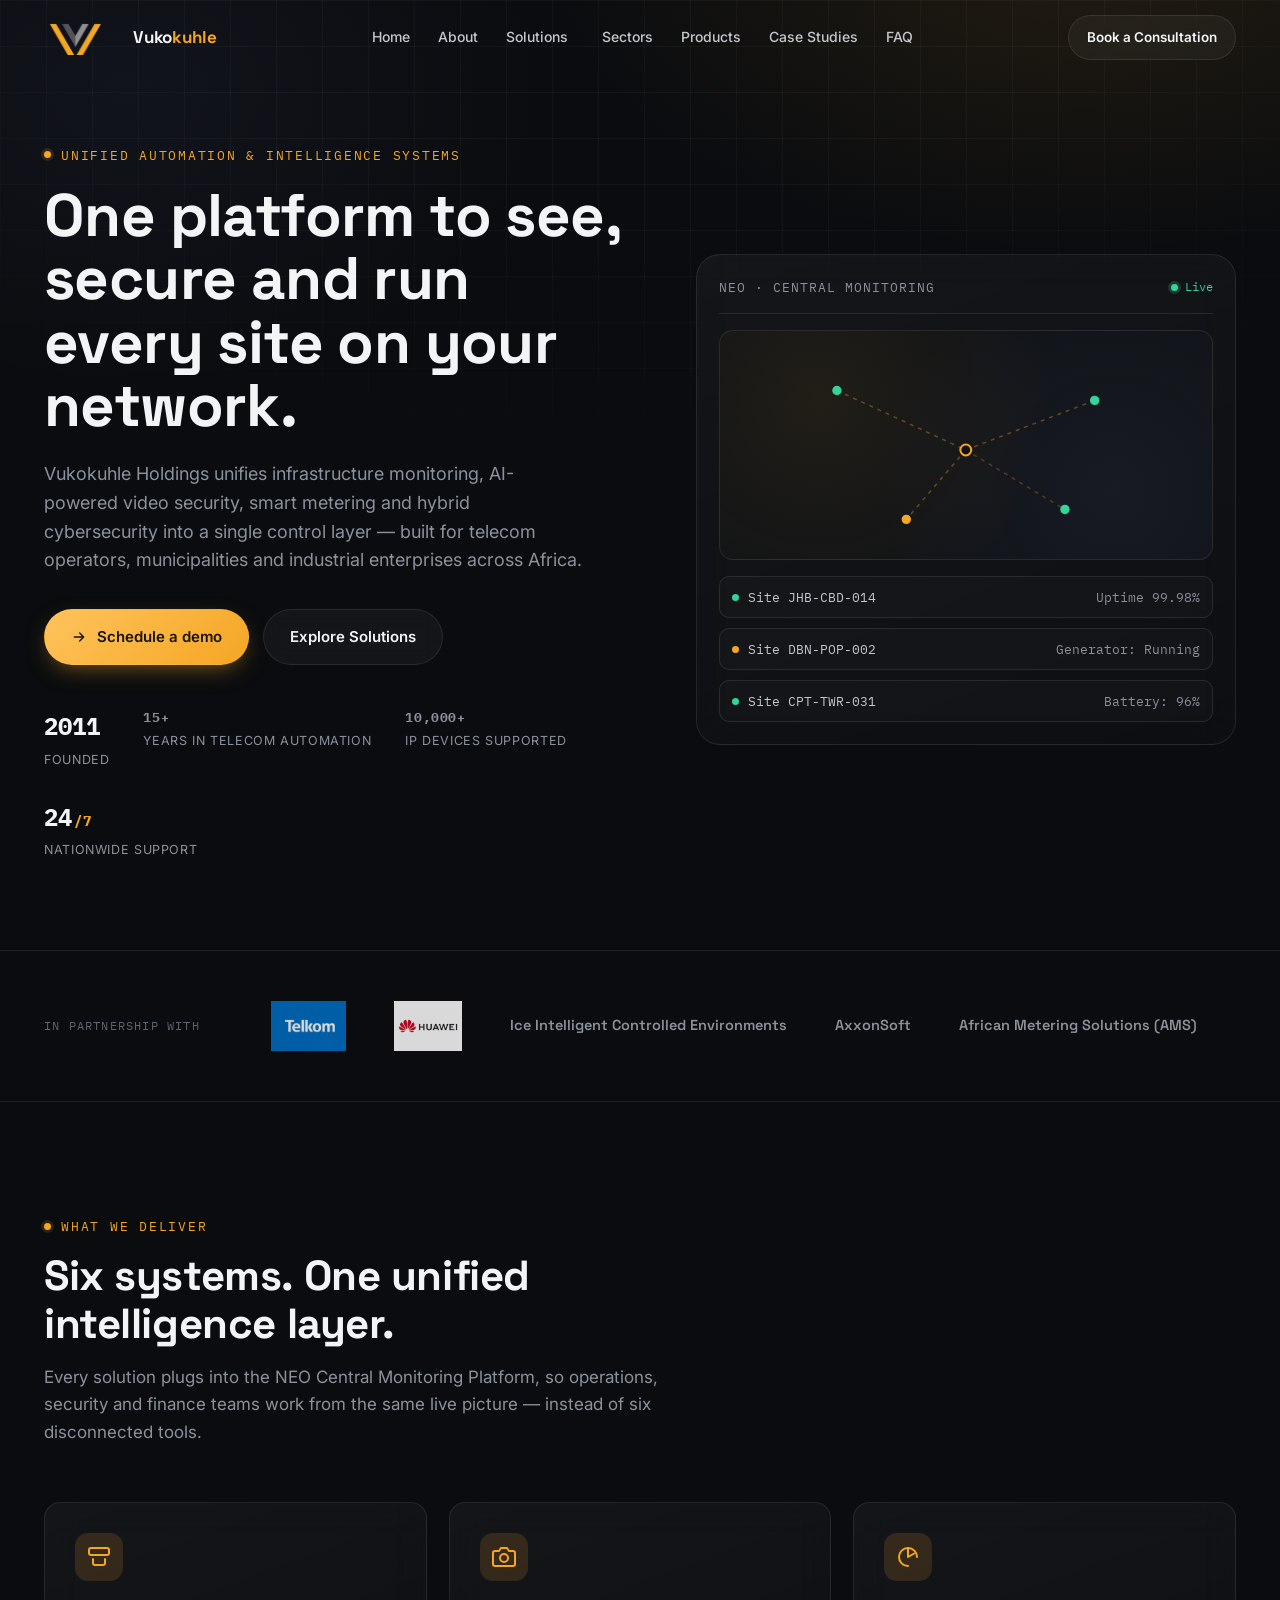
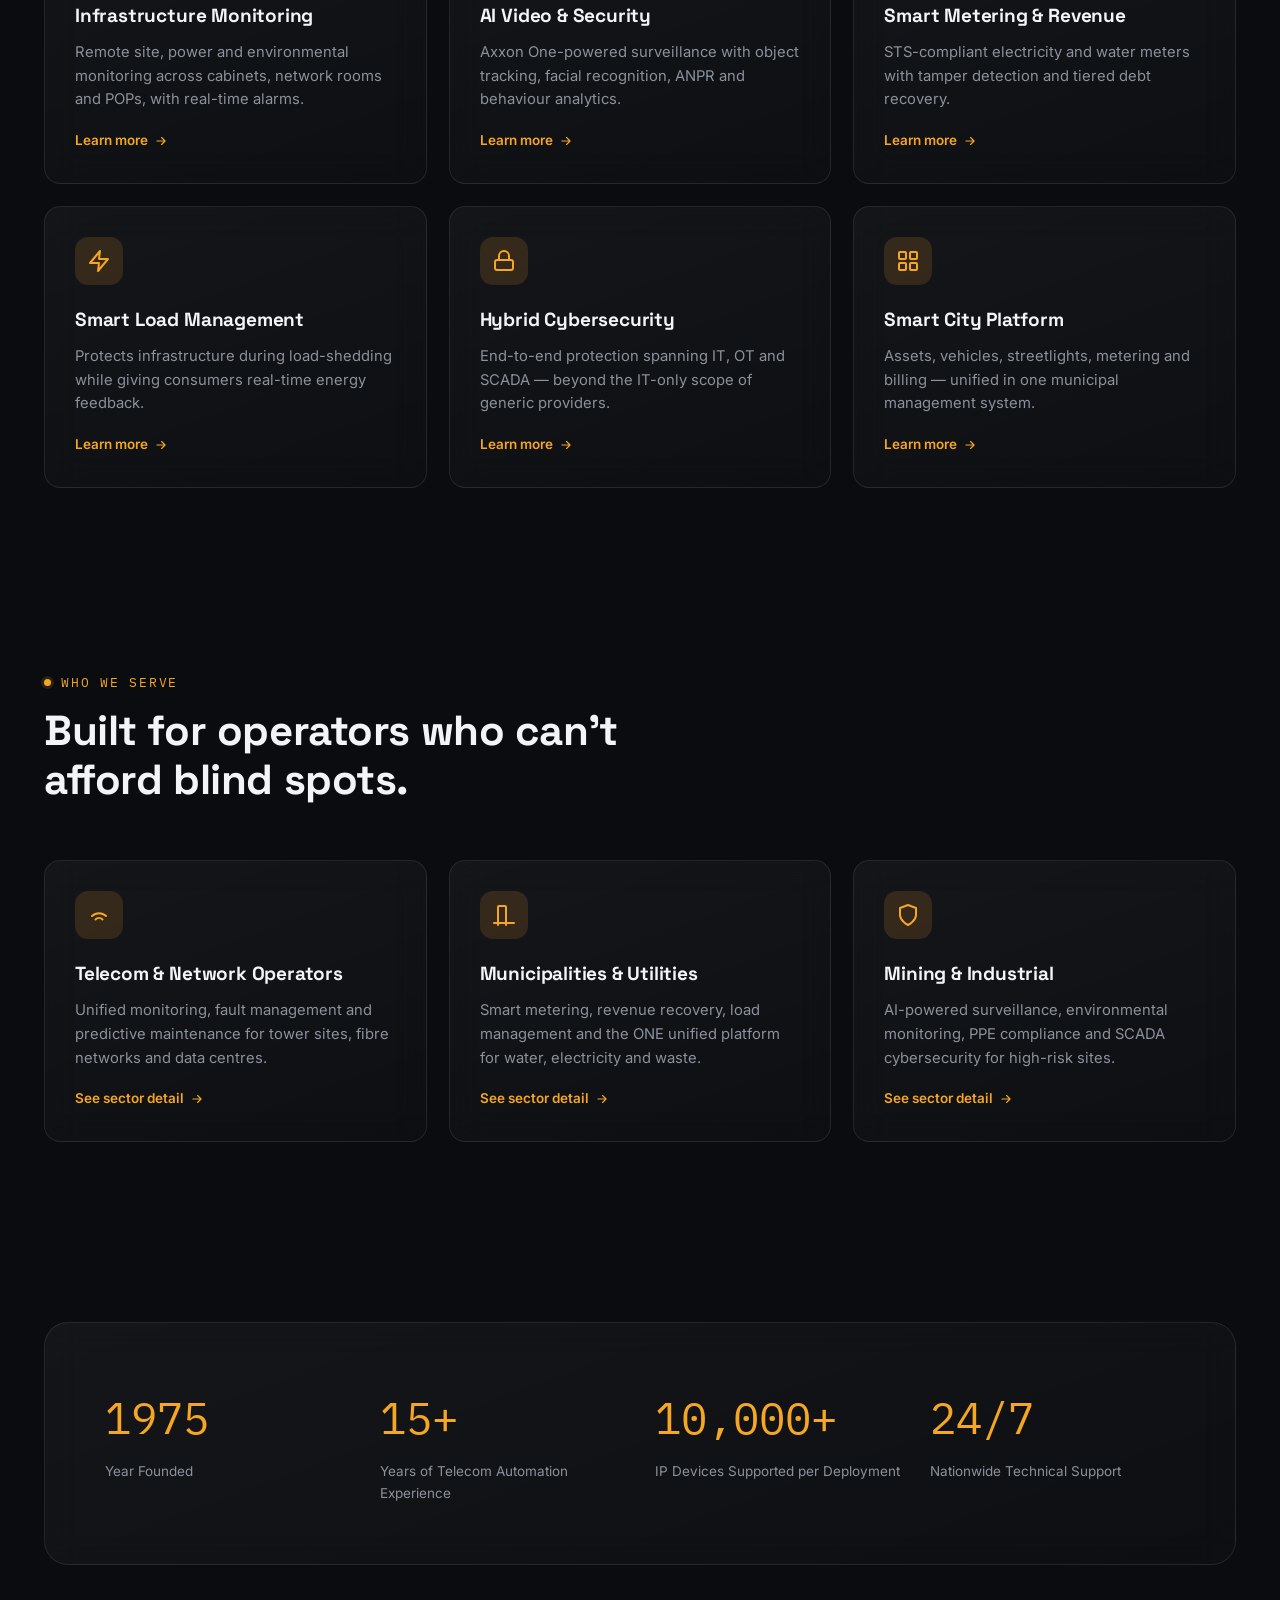
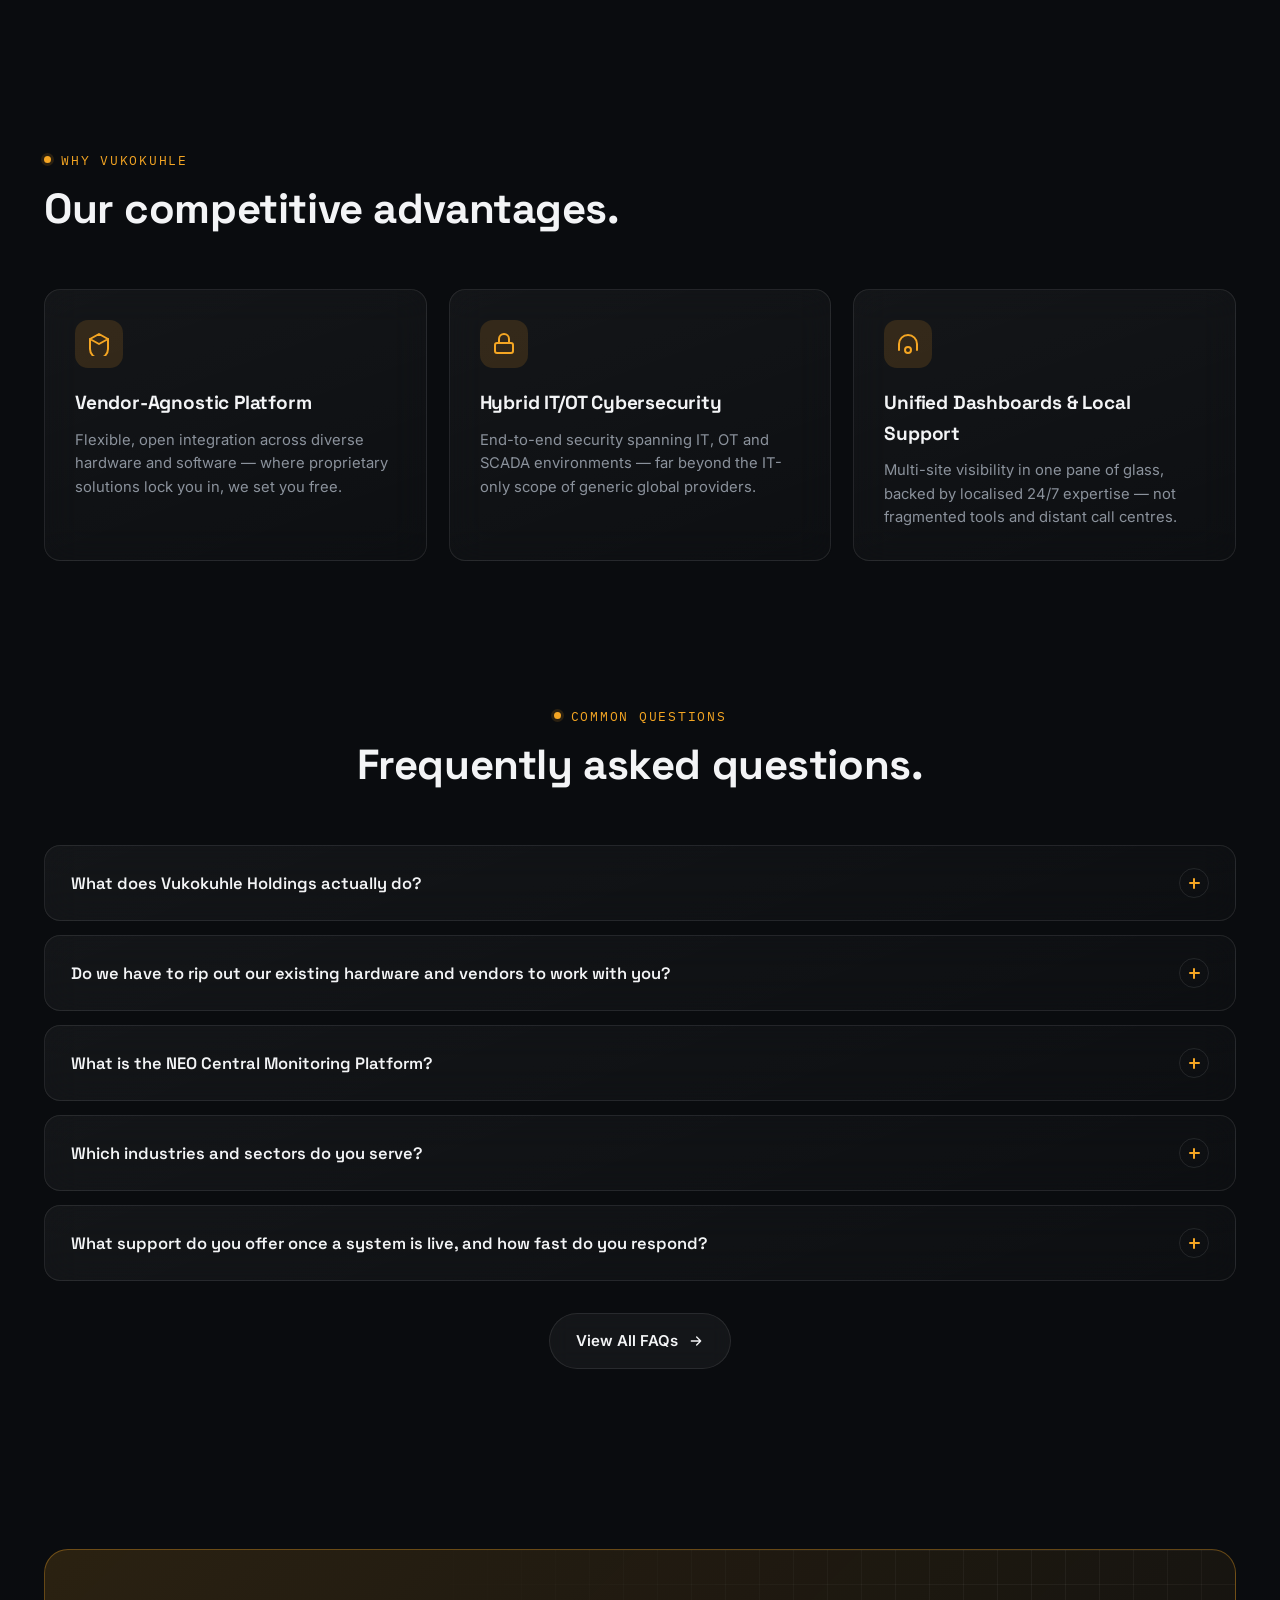
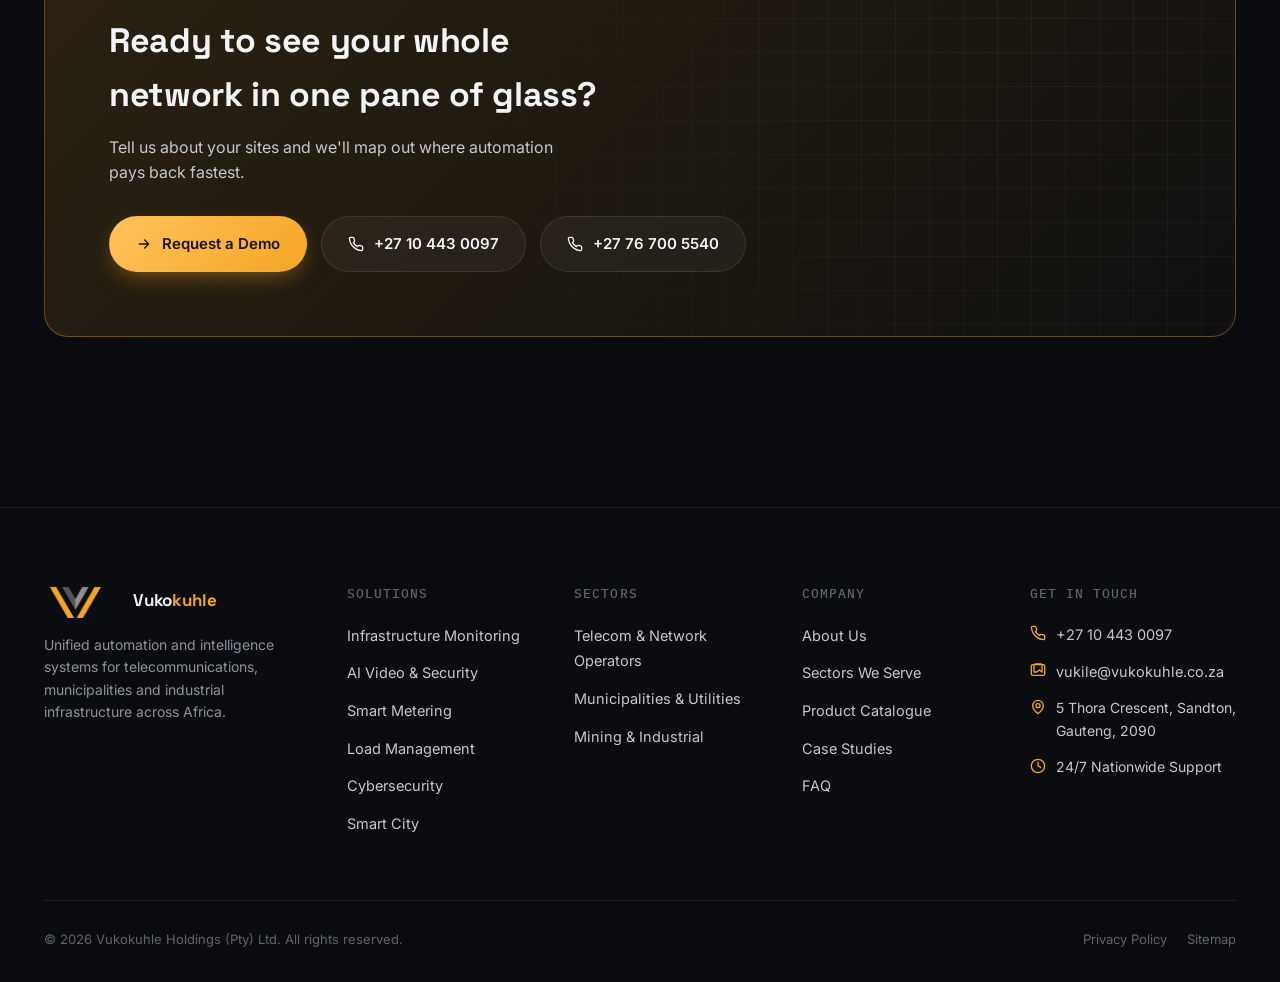
<file: index.html>
<!doctype html>
<html lang="en-ZA">
<head>
<meta charset="UTF-8">
  <meta name="viewport" content="width=device-width, initial-scale=1.0">
  <title>Vukokuhle Holdings | Smart Infrastructure, AI Security & Metering for Telecoms</title>
  <meta name="description" content="Vukokuhle Holdings delivers unified smart infrastructure monitoring, AI-powered video security, smart metering and hybrid cybersecurity for telecom operators, municipalities and industrial infrastructure.">
  <meta name="robots" content="index, follow">
  <link rel="canonical" href="https://www.vukokuhle.co.za/index.html">

  <!-- Open Graph -->
  <meta property="og:type" content="website">
  <meta property="og:site_name" content="Vukokuhle Holdings">
  <meta property="og:title" content="Vukokuhle Holdings | Smart Infrastructure, AI Security & Metering for Telecoms">
  <meta property="og:description" content="Vukokuhle Holdings delivers unified smart infrastructure monitoring, AI-powered video security, smart metering and hybrid cybersecurity for telecom operators, municipalities and industrial infrastructure.">
  <meta property="og:url" content="https://www.vukokuhle.co.za/index.html">
  <meta property="og:image" content="https://www.vukokuhle.co.za/assets/images/og-image.jpg">
  <meta property="og:image:width" content="1200">
  <meta property="og:image:height" content="630">
  <meta property="og:locale" content="en_ZA">

  <!-- Twitter -->
  <meta name="twitter:card" content="summary_large_image">
  <meta name="twitter:title" content="Vukokuhle Holdings | Smart Infrastructure, AI Security & Metering for Telecoms">
  <meta name="twitter:description" content="Vukokuhle Holdings delivers unified smart infrastructure monitoring, AI-powered video security, smart metering and hybrid cybersecurity for telecom operators, municipalities and industrial infrastructure.">
  <meta name="twitter:image" content="https://www.vukokuhle.co.za/assets/images/og-image.jpg">

  <link rel="icon" href="assets/favicon/favicon.ico" sizes="any">
  <link rel="icon" type="image/png" sizes="32x32" href="assets/favicon/favicon-32.png">
  <link rel="icon" type="image/png" sizes="192x192" href="assets/favicon/favicon-192.png">
  <link rel="apple-touch-icon" href="assets/favicon/apple-touch-icon.png">
  <link rel="manifest" href="site.webmanifest">
  <meta name="theme-color" content="#0a0c0f">

  <link rel="preconnect" href="https://fonts.googleapis.com">
  <link rel="preconnect" href="https://fonts.gstatic.com" crossorigin>
  <link href="https://fonts.googleapis.com/css2?family=Space+Grotesk:wght@500;600;700&family=Inter:wght@400;500;600;700;800&family=IBM+Plex+Mono:wght@400;500&display=swap" rel="stylesheet">

  <link rel="stylesheet" href="assets/css/style.css">


<script type="application/ld+json">{
  "@context":"https://schema.org",
  "@type":"Organization",
  "@id":"https://www.vukokuhle.co.za/#organization",
  "name":"Vukokuhle Holdings (Pty) Ltd",
  "url":"https://www.vukokuhle.co.za/",
  "logo":"https://www.vukokuhle.co.za/assets/images/logo-icon.png",
  "image":"https://www.vukokuhle.co.za/assets/images/og-image.jpg",
  "telephone":"+27104430097",
  "email":"vukile@vukokuhle.co.za",
  "foundingDate":"2011",
  "founder":{"@type":"Person","name":"Vukile (Muzuvukile) Nontlanga"},
  "address":{"@type":"PostalAddress","streetAddress":"5 Thora Crescent","addressLocality":"Sandton","addressRegion":"Gauteng","postalCode":"2090","addressCountry":"ZA"},
  "sameAs":["https://www.linkedin.com","https://www.facebook.com"]
}</script>
<script type="application/ld+json">{"@context":"https://schema.org","@type":"FAQPage","mainEntity":[{"@type":"Question","name":"What does Vukokuhle Holdings actually do?","acceptedAnswer":{"@type":"Answer","text":"We build and operate a unified automation and intelligence platform for telecommunications, municipal and industrial infrastructure."}},{"@type":"Question","name":"Do we have to rip out our existing hardware and vendors to work with you?","acceptedAnswer":{"@type":"Answer","text":"No. Our platform is vendor-agnostic by design — it integrates with the cameras, meters, sensors and controllers you already have via open APIs."}},{"@type":"Question","name":"What is the NEO Central Monitoring Platform?","acceptedAnswer":{"@type":"Answer","text":"NEO is our cloud-based, single-pane dashboard that consolidates live alarms, device status and multi-site views across power, environmental and security systems."}}]}</script>

  <!-- Google Analytics (GA4) — replace G-XXXXXXXXXX in gen/build.py with the real Measurement ID -->
  <script async src="https://www.googletagmanager.com/gtag/js?id=G-XXXXXXXXXX"></script>
  <script>
    window.dataLayer = window.dataLayer || [];
    function gtag(){dataLayer.push(arguments);}
    gtag('js', new Date());
    gtag('config', 'G-XXXXXXXXXX');
  </script>

</head>
<body class="">
  <a href="#main" class="skip-link">Skip to main content</a>
  <header class="site-header">
    <div class="container nav-inner">
      <a href="index.html" class="brand" aria-label="Vukokuhle Holdings home">
        <img src="assets/images/logo-icon.png" alt="" width="34" height="21">
        <span class="wordmark">Vuko<span>kuhle</span></span>
      </a>
      <nav aria-label="Primary">
        <ul class="nav-links"><li><a href="index.html" aria-current="page">Home</a></li><li><a href="about.html">About</a></li><li class="has-dropdown">
              <a href="solutions.html">Solutions <svg viewBox="0 0 24 24" fill="none" stroke="currentColor" stroke-width="2" stroke-linecap="round" stroke-linejoin="round"><path d="m6 9 6 6 6-6"/></svg></a>
              <div class="dropdown glass"><a href="solutions.html#infrastructure-monitoring">Infrastructure Monitoring<small>NEO platform, IIoT gateways & sensors</small></a><a href="solutions.html#ai-video-security">AI Video & Security<small>Axxon One-powered surveillance</small></a><a href="solutions.html#smart-metering">Smart Metering<small>Revenue-grade STS-compliant meters</small></a><a href="solutions.html#load-management">Load Management<small>Peak shaving & consumer engagement</small></a><a href="solutions.html#cybersecurity">Cybersecurity<small>IT/OT/SCADA hybrid protection</small></a><a href="solutions.html#smart-city">Smart City<small>Municipal assets & billing</small></a></div>
            </li><li><a href="sectors.html">Sectors</a></li><li><a href="products.html">Products</a></li><li><a href="case-studies.html">Case Studies</a></li><li><a href="faq.html">FAQ</a></li></ul>
      </nav>
      <div class="nav-actions">
        <a class="nav-phone" href="tel:+27104430097"><svg viewBox="0 0 24 24" fill="none" stroke="currentColor" stroke-width="2" stroke-linecap="round" stroke-linejoin="round"><path d="M22 16.92v3a2 2 0 0 1-2.18 2 19.79 19.79 0 0 1-8.63-3.07 19.5 19.5 0 0 1-6-6 19.79 19.79 0 0 1-3.07-8.67A2 2 0 0 1 4.11 2h3a2 2 0 0 1 2 1.72 12.84 12.84 0 0 0 .7 2.81 2 2 0 0 1-.45 2.11L8.09 9.91a16 16 0 0 0 6 6l1.27-1.27a2 2 0 0 1 2.11-.45 12.84 12.84 0 0 0 2.81.7A2 2 0 0 1 22 16.92z"/></svg></a>
        <a class="btn btn-ghost" href="contact.html">Book a Consultation</a>
        <button class="nav-toggle" aria-label="Toggle menu" aria-expanded="false"><span></span><span></span><span></span></button>
      </div>
    </div>
    <div class="mobile-panel">
      <a href="index.html">Home <svg viewBox="0 0 24 24" fill="none" stroke="currentColor" stroke-width="2" stroke-linecap="round" stroke-linejoin="round"><path d="M7 17 17 7M7 7h10v10"/></svg></a>
      <a href="about.html">About <svg viewBox="0 0 24 24" fill="none" stroke="currentColor" stroke-width="2" stroke-linecap="round" stroke-linejoin="round"><path d="M7 17 17 7M7 7h10v10"/></svg></a>
      <a href="solutions.html">Solutions <svg viewBox="0 0 24 24" fill="none" stroke="currentColor" stroke-width="2" stroke-linecap="round" stroke-linejoin="round"><path d="M7 17 17 7M7 7h10v10"/></svg></a>
      <a href="sectors.html">Sectors <svg viewBox="0 0 24 24" fill="none" stroke="currentColor" stroke-width="2" stroke-linecap="round" stroke-linejoin="round"><path d="M7 17 17 7M7 7h10v10"/></svg></a>
      <a href="products.html">Products <svg viewBox="0 0 24 24" fill="none" stroke="currentColor" stroke-width="2" stroke-linecap="round" stroke-linejoin="round"><path d="M7 17 17 7M7 7h10v10"/></svg></a>
      <a href="case-studies.html">Case Studies <svg viewBox="0 0 24 24" fill="none" stroke="currentColor" stroke-width="2" stroke-linecap="round" stroke-linejoin="round"><path d="M7 17 17 7M7 7h10v10"/></svg></a>
      <a href="faq.html">FAQ <svg viewBox="0 0 24 24" fill="none" stroke="currentColor" stroke-width="2" stroke-linecap="round" stroke-linejoin="round"><path d="M7 17 17 7M7 7h10v10"/></svg></a>
      <a class="btn btn-primary btn-block" href="contact.html">Book a Consultation</a>
    </div>
  </header>
  <main id="main">

  <section class="hero">
    <div class="container hero-grid">
      <div class="hero-copy reveal">
        <span class="eyebrow">Unified Automation &amp; Intelligence Systems</span>
        <h1>One platform to see, secure and run every site on your network.</h1>
        <p class="lede">Vukokuhle Holdings unifies infrastructure monitoring, AI-powered video security, smart metering and hybrid cybersecurity into a single control layer — built for telecom operators, municipalities and industrial enterprises across Africa.</p>
        <div class="hero-cta">
          <a href="contact.html" class="btn btn-primary"><svg viewBox="0 0 24 24" fill="none" stroke="currentColor" stroke-width="2" stroke-linecap="round" stroke-linejoin="round"><path d="M5 12h14M13 6l6 6-6 6"/></svg>Schedule a demo</a>
          <a href="solutions.html" class="btn btn-ghost">Explore Solutions</a>
        </div>
        <div class="hero-trust">
          <div class="stat"><b data-count="2011" data-decimals="0">2011</b><span>Founded</span></div>
          <div class="stat"><b><span data-count="15" data-suffix="+">15</span></b><span>Years in Telecom Automation</span></div>
          <div class="stat"><b><span data-count="10" data-suffix=",000+">10</span></b><span>IP Devices Supported</span></div>
          <div class="stat"><b class="unit-wrap">24<span class="unit">/7</span></b><span>Nationwide Support</span></div>
        </div>
      </div>
      <div class="hero-visual reveal" style="transition-delay:.1s">
        <div class="monitor-widget glass">
          <div class="mw-head">
            <span class="mw-title">NEO · Central Monitoring</span>
            <span class="mw-live"><i></i> Live</span>
          </div>
          <div class="mw-map">
            <svg viewBox="0 0 400 230" preserveAspectRatio="xMidYMid meet">
              <line class="link" x1="70" y1="60" x2="200" y2="120" stroke="#f5a623" stroke-opacity="0.35" stroke-width="1.5"/>
              <line class="link" x1="200" y1="120" x2="330" y2="70" stroke="#f5a623" stroke-opacity="0.35" stroke-width="1.5"/>
              <line class="link" x1="200" y1="120" x2="140" y2="190" stroke="#f5a623" stroke-opacity="0.35" stroke-width="1.5"/>
              <line class="link" x1="200" y1="120" x2="300" y2="180" stroke="#f5a623" stroke-opacity="0.25" stroke-width="1.5"/>
              <g class="node n1"><circle class="ring" cx="70" cy="60" r="4" fill="none" stroke="#34d399" stroke-width="1.5"/><circle cx="70" cy="60" r="4" fill="#34d399"/></g>
              <g class="node n2"><circle class="ring" cx="330" cy="70" r="4" fill="none" stroke="#34d399" stroke-width="1.5"/><circle cx="330" cy="70" r="4" fill="#34d399"/></g>
              <g class="node n3"><circle class="ring" cx="140" cy="190" r="4" fill="none" stroke="#f5a623" stroke-width="1.5"/><circle cx="140" cy="190" r="4" fill="#f5a623"/></g>
              <g class="node n4"><circle class="ring" cx="300" cy="180" r="4" fill="none" stroke="#34d399" stroke-width="1.5"/><circle cx="300" cy="180" r="4" fill="#34d399"/></g>
              <g class="node n0"><circle cx="200" cy="120" r="5.5" fill="#0f1216" stroke="#f5a623" stroke-width="2"/></g>
            </svg>
          </div>
          <div class="mw-rows">
            <div class="mw-row"><span class="site"><span class="dot"></span>Site JHB-CBD-014</span><span class="val">Uptime 99.98%</span></div>
            <div class="mw-row"><span class="site"><span class="dot warn"></span>Site DBN-POP-002</span><span class="val">Generator: Running</span></div>
            <div class="mw-row"><span class="site"><span class="dot"></span>Site CPT-TWR-031</span><span class="val">Battery: 96%</span></div>
          </div>
        </div>
      </div>
    </div>
  </section>

  <section class="strip reveal">
    <div class="container">
      <div class="strip-content">
        <span class="strip-label">In Partnership With</span>
        <div class="strip-logos">
          <div class="logo-item">
            <img src="assets/images/telkom-logo.png" alt="Telkom South Africa" width="160" height="50" loading="lazy">
          </div>
          <div class="logo-item">
            <img src="assets/images/huawei-logo.png" alt="Huawei" width="180" height="50" loading="lazy">
          </div>
          <div class="logo-item">
            <span class="logo-text">Ice Intelligent Controlled Environments</span>
          </div>
          <div class="logo-item">
            <span class="logo-text">AxxonSoft</span>
          </div>
          <div class="logo-item">
            <span class="logo-text">African Metering Solutions (AMS)</span>
          </div>
        </div>
      </div>
    </div>
  </section>

  <section class="section">
    <div class="container">
      <div class="section-head">
        <span class="eyebrow">What We Deliver</span>
        <h2>Six systems. One unified intelligence layer.</h2>
        <p>Every solution plugs into the NEO Central Monitoring Platform, so operations, security and finance teams work from the same live picture — instead of six disconnected tools.</p>
      </div>
      <div class="grid grid-3 reveal-stagger">
        <a href="solutions.html#infrastructure-monitoring" class="card glass glass-hover">
          <span class="icon"><svg viewBox="0 0 24 24" fill="none" stroke="currentColor" stroke-width="2" stroke-linecap="round" stroke-linejoin="round"><rect x="2" y="3" width="20" height="7" rx="2"/><path d="M6 14v4a2 2 0 0 0 2 2h8a2 2 0 0 0 2-2v-4"/></svg></span>
          <h3>Infrastructure Monitoring</h3>
          <p>Remote site, power and environmental monitoring across cabinets, network rooms and POPs, with real-time alarms.</p>
          <span class="card-link">Learn more <svg viewBox="0 0 24 24" fill="none" stroke="currentColor" stroke-width="2" stroke-linecap="round" stroke-linejoin="round"><path d="M5 12h14M13 6l6 6-6 6"/></svg></span>
        </a>
        <a href="solutions.html#ai-video-security" class="card glass glass-hover">
          <span class="icon"><svg viewBox="0 0 24 24" fill="none" stroke="currentColor" stroke-width="2" stroke-linecap="round" stroke-linejoin="round"><path d="M23 19a2 2 0 0 1-2 2H3a2 2 0 0 1-2-2V8a2 2 0 0 1 2-2h4l2-3h6l2 3h4a2 2 0 0 1 2 2z"/><circle cx="12" cy="13" r="4"/></svg></span>
          <h3>AI Video &amp; Security</h3>
          <p>Axxon One-powered surveillance with object tracking, facial recognition, ANPR and behaviour analytics.</p>
          <span class="card-link">Learn more <svg viewBox="0 0 24 24" fill="none" stroke="currentColor" stroke-width="2" stroke-linecap="round" stroke-linejoin="round"><path d="M5 12h14M13 6l6 6-6 6"/></svg></span>
        </a>
        <a href="solutions.html#smart-metering" class="card glass glass-hover">
          <span class="icon"><svg viewBox="0 0 24 24" fill="none" stroke="currentColor" stroke-width="2" stroke-linecap="round" stroke-linejoin="round"><path d="M12 21a9 9 0 1 1 9-9"/><path d="M12 3v9l6.16-3.5"/></svg></span>
          <h3>Smart Metering &amp; Revenue</h3>
          <p>STS-compliant electricity and water meters with tamper detection and tiered debt recovery.</p>
          <span class="card-link">Learn more <svg viewBox="0 0 24 24" fill="none" stroke="currentColor" stroke-width="2" stroke-linecap="round" stroke-linejoin="round"><path d="M5 12h14M13 6l6 6-6 6"/></svg></span>
        </a>
        <a href="solutions.html#load-management" class="card glass glass-hover">
          <span class="icon"><svg viewBox="0 0 24 24" fill="none" stroke="currentColor" stroke-width="2" stroke-linecap="round" stroke-linejoin="round"><path d="M13 2 3 14h9l-1 8 10-12h-9l1-8Z"/></svg></span>
          <h3>Smart Load Management</h3>
          <p>Protects infrastructure during load-shedding while giving consumers real-time energy feedback.</p>
          <span class="card-link">Learn more <svg viewBox="0 0 24 24" fill="none" stroke="currentColor" stroke-width="2" stroke-linecap="round" stroke-linejoin="round"><path d="M5 12h14M13 6l6 6-6 6"/></svg></span>
        </a>
        <a href="solutions.html#cybersecurity" class="card glass glass-hover">
          <span class="icon"><svg viewBox="0 0 24 24" fill="none" stroke="currentColor" stroke-width="2" stroke-linecap="round" stroke-linejoin="round"><rect x="3" y="11" width="18" height="10" rx="2" ry="2"/><path d="M7 11V7a5 5 0 0 1 10 0v4"/></svg></span>
          <h3>Hybrid Cybersecurity</h3>
          <p>End-to-end protection spanning IT, OT and SCADA — beyond the IT-only scope of generic providers.</p>
          <span class="card-link">Learn more <svg viewBox="0 0 24 24" fill="none" stroke="currentColor" stroke-width="2" stroke-linecap="round" stroke-linejoin="round"><path d="M5 12h14M13 6l6 6-6 6"/></svg></span>
        </a>
        <a href="solutions.html#smart-city" class="card glass glass-hover">
          <span class="icon"><svg viewBox="0 0 24 24" fill="none" stroke="currentColor" stroke-width="2" stroke-linecap="round" stroke-linejoin="round"><rect x="3" y="3" width="7" height="7" rx="1"/><rect x="14" y="3" width="7" height="7" rx="1"/><rect x="14" y="14" width="7" height="7" rx="1"/><rect x="3" y="14" width="7" height="7" rx="1"/></svg></span>
          <h3>Smart City Platform</h3>
          <p>Assets, vehicles, streetlights, metering and billing — unified in one municipal management system.</p>
          <span class="card-link">Learn more <svg viewBox="0 0 24 24" fill="none" stroke="currentColor" stroke-width="2" stroke-linecap="round" stroke-linejoin="round"><path d="M5 12h14M13 6l6 6-6 6"/></svg></span>
        </a>
      </div>
    </div>
  </section>

  <section class="section section-tight">
    <div class="container">
      <div class="section-head">
        <span class="eyebrow">Who We Serve</span>
        <h2>Built for operators who can't afford blind spots.</h2>
      </div>
      <div class="grid grid-3 reveal-stagger">
        <a href="sectors.html#telecom" class="card glass glass-hover">
          <span class="icon"><svg viewBox="0 0 24 24" fill="none" stroke="currentColor" stroke-width="2" stroke-linecap="round" stroke-linejoin="round"><path d="M5 13a10 10 0 0 1 14 0M8.5 16.5a5 5 0 0 1 7 0"/></svg></span>
          <h3>Telecom &amp; Network Operators</h3>
          <p>Unified monitoring, fault management and predictive maintenance for tower sites, fibre networks and data centres.</p>
          <span class="card-link">See sector detail <svg viewBox="0 0 24 24" fill="none" stroke="currentColor" stroke-width="2" stroke-linecap="round" stroke-linejoin="round"><path d="M5 12h14M13 6l6 6-6 6"/></svg></span>
        </a>
        <a href="sectors.html#municipalities" class="card glass glass-hover">
          <span class="icon"><svg viewBox="0 0 24 24" fill="none" stroke="currentColor" stroke-width="2" stroke-linecap="round" stroke-linejoin="round"><path d="M6 22V4a1 1 0 0 1 1-1h6a1 1 0 0 1 1 1v18M2 20h20"/></svg></span>
          <h3>Municipalities &amp; Utilities</h3>
          <p>Smart metering, revenue recovery, load management and the ONE unified platform for water, electricity and waste.</p>
          <span class="card-link">See sector detail <svg viewBox="0 0 24 24" fill="none" stroke="currentColor" stroke-width="2" stroke-linecap="round" stroke-linejoin="round"><path d="M5 12h14M13 6l6 6-6 6"/></svg></span>
        </a>
        <a href="sectors.html#mining" class="card glass glass-hover">
          <span class="icon"><svg viewBox="0 0 24 24" fill="none" stroke="currentColor" stroke-width="2" stroke-linecap="round" stroke-linejoin="round"><path d="M12 22s8-4 8-10V5l-8-3-8 3v7c0 6 8 10 8 10z"/></svg></span>
          <h3>Mining &amp; Industrial</h3>
          <p>AI-powered surveillance, environmental monitoring, PPE compliance and SCADA cybersecurity for high-risk sites.</p>
          <span class="card-link">See sector detail <svg viewBox="0 0 24 24" fill="none" stroke="currentColor" stroke-width="2" stroke-linecap="round" stroke-linejoin="round"><path d="M5 12h14M13 6l6 6-6 6"/></svg></span>
        </a>
      </div>
    </div>
  </section>

  <section class="section">
    <div class="container">
      <div class="stats-band glass reveal">
        <div class="stat-item"><div class="stat-num"><span data-count="2011">2011</span></div><div class="stat-lbl">Year Founded</div></div>
        <div class="stat-item"><div class="stat-num"><span data-count="15" data-suffix="+">15</span></div><div class="stat-lbl">Years of Telecom Automation Experience</div></div>
        <div class="stat-item"><div class="stat-num"><span data-count="10" data-suffix=",000+">10</span></div><div class="stat-lbl">IP Devices Supported per Deployment</div></div>
        <div class="stat-item"><div class="stat-num">24/7</div><div class="stat-lbl">Nationwide Technical Support</div></div>
      </div>
    </div>
  </section>

  <section class="section section-tight">
    <div class="container">
      <div class="section-head">
        <span class="eyebrow">Why Vukokuhle</span>
        <h2>Our competitive advantages.</h2>
      </div>
      <div class="grid grid-3 reveal-stagger">
        <div class="card glass">
          <span class="icon"><svg viewBox="0 0 24 24" fill="none" stroke="currentColor" stroke-width="2" stroke-linecap="round" stroke-linejoin="round"><path d="m12 2 9 5-9 5-9-5 9-5Z"/><path d="M3 7v10a9 9 0 0 0 9 9 9 9 0 0 0 9-9V7"/></svg></span>
          <h3>Vendor-Agnostic Platform</h3>
          <p>Flexible, open integration across diverse hardware and software — where proprietary solutions lock you in, we set you free.</p>
        </div>
        <div class="card glass">
          <span class="icon"><svg viewBox="0 0 24 24" fill="none" stroke="currentColor" stroke-width="2" stroke-linecap="round" stroke-linejoin="round"><rect x="3" y="11" width="18" height="10" rx="2" ry="2"/><path d="M7 11V7a5 5 0 0 1 10 0v4"/></svg></span>
          <h3>Hybrid IT/OT Cybersecurity</h3>
          <p>End-to-end security spanning IT, OT and SCADA environments — far beyond the IT-only scope of generic global providers.</p>
        </div>
        <div class="card glass">
          <span class="icon"><svg viewBox="0 0 24 24" fill="none" stroke="currentColor" stroke-width="2" stroke-linecap="round" stroke-linejoin="round"><path d="M3 18v-6a9 9 0 0 1 18 0v6"/><path d="M12 21a3 3 0 1 0 0-6 3 3 0 0 0 0 6z"/></svg></span>
          <h3>Unified Dashboards &amp; Local Support</h3>
          <p>Multi-site visibility in one pane of glass, backed by localised 24/7 expertise — not fragmented tools and distant call centres.</p>
        </div>
      </div>
    </div>
  </section>

  <section class="section section-tight">
    <div class="container">
      <div class="section-head center" style="margin-left:auto;margin-right:auto;">
        <span class="eyebrow">Common Questions</span>
        <h2>Frequently asked questions.</h2>
      </div>
      <div class="faq-list"><div class="faq-item glass">
          <button class="faq-q" aria-expanded="false"><span>What does Vukokuhle Holdings actually do?</span><span class="plus"></span></button>
          <div class="faq-a"><div class="faq-a-inner"><p>We build and operate a unified automation and intelligence platform for telecommunications, municipal and industrial infrastructure. In practice, our NEO platform lets operations and security teams monitor thousands of sites in real-time — using cameras, sensors, meters and controllers from different vendors, all feeding into one unified view.</p></div></div>
        </div><div class="faq-item glass">
          <button class="faq-q" aria-expanded="false"><span>Do we have to rip out our existing hardware and vendors to work with you?</span><span class="plus"></span></button>
          <div class="faq-a"><div class="faq-a-inner"><p>No. Our platform is vendor-agnostic by design — it integrates with the cameras, meters, sensors and controllers you already have via open APIs and protocols. Your current infrastructure becomes the foundation; we add the unified intelligence layer on top.</p></div></div>
        </div><div class="faq-item glass">
          <button class="faq-q" aria-expanded="false"><span>What is the NEO Central Monitoring Platform?</span><span class="plus"></span></button>
          <div class="faq-a"><div class="faq-a-inner"><p>NEO is our cloud-based, single-pane dashboard that consolidates live alarms, device status and multi-site views across power, environmental, security and metering systems. It replaces the need for multiple disconnected vendor tools with a unified operations centre.</p></div></div>
        </div><div class="faq-item glass">
          <button class="faq-q" aria-expanded="false"><span>Which industries and sectors do you serve?</span><span class="plus"></span></button>
          <div class="faq-a"><div class="faq-a-inner"><p>Primarily telecommunications and network operators (tower sites, fibre networks, data centres), municipalities and utilities (smart metering, revenue recovery, water systems), and mining &amp; industrial enterprises (surveillance, environmental monitoring, SCADA security).</p></div></div>
        </div><div class="faq-item glass">
          <button class="faq-q" aria-expanded="false"><span>What support do you offer once a system is live, and how fast do you respond?</span><span class="plus"></span></button>
          <div class="faq-a"><div class="faq-a-inner"><p>Our technicians provide 24/7 nationwide on-site and remote support, covering diagnostics, repairs, replacements and technical advice to keep your infrastructure up and running. Response times are industry-leading and tied to SLAs in our support contracts.</p></div></div>
        </div></div>
      <div style="text-align:center;margin-top:32px;">
        <a href="faq.html" class="btn btn-ghost">View All FAQs <svg viewBox="0 0 24 24" fill="none" stroke="currentColor" stroke-width="2" stroke-linecap="round" stroke-linejoin="round"><path d="M5 12h14M13 6l6 6-6 6"/></svg></a>
      </div>
    </div>
  </section>

  <section class="section">
    <div class="container">
      <div class="cta-banner reveal">
        <div>
          <h2>Ready to see your whole network in one pane of glass?</h2>
          <p>Tell us about your sites and we'll map out where automation pays back fastest.</p>
        </div>
        <div class="cta-actions">
          <a href="contact.html" class="btn btn-primary"><svg viewBox="0 0 24 24" fill="none" stroke="currentColor" stroke-width="2" stroke-linecap="round" stroke-linejoin="round"><path d="M5 12h14M13 6l6 6-6 6"/></svg>Request a Demo</a>
          <a href="tel:+27104430097" class="btn btn-ghost"><svg viewBox="0 0 24 24" fill="none" stroke="currentColor" stroke-width="2" stroke-linecap="round" stroke-linejoin="round"><path d="M22 16.92v3a2 2 0 0 1-2.18 2 19.79 19.79 0 0 1-8.63-3.07 19.5 19.5 0 0 1-6-6 19.79 19.79 0 0 1-3.07-8.67A2 2 0 0 1 4.11 2h3a2 2 0 0 1 2 1.72 12.84 12.84 0 0 0 .7 2.81 2 2 0 0 1-.45 2.11L8.09 9.91a16 16 0 0 0 6 6l1.27-1.27a2 2 0 0 1 2.11-.45 12.84 12.84 0 0 0 2.81.7A2 2 0 0 1 22 16.92z"/></svg>+27 10 443 0097</a>
          <a href="tel:+27767005540" class="btn btn-ghost"><svg viewBox="0 0 24 24" fill="none" stroke="currentColor" stroke-width="2" stroke-linecap="round" stroke-linejoin="round"><path d="M22 16.92v3a2 2 0 0 1-2.18 2 19.79 19.79 0 0 1-8.63-3.07 19.5 19.5 0 0 1-6-6 19.79 19.79 0 0 1-3.07-8.67A2 2 0 0 1 4.11 2h3a2 2 0 0 1 2 1.72 12.84 12.84 0 0 0 .7 2.81 2 2 0 0 1-.45 2.11L8.09 9.91a16 16 0 0 0 6 6l1.27-1.27a2 2 0 0 1 2.11-.45 12.84 12.84 0 0 0 2.81.7A2 2 0 0 1 22 16.92z"/></svg>+27 76 700 5540</a>
        </div>
      </div>
    </div>
  </section>

  </main>
  <footer class="site-footer">
    <div class="container">
      <div class="footer-top">
        <div class="footer-brand">
          <a href="index.html" class="brand"><img src="assets/images/logo-icon.png" alt="" width="34" height="21"><span class="wordmark">Vuko<span>kuhle</span></span></a>
          <p>Unified automation and intelligence systems for telecommunications, municipalities and industrial infrastructure across Africa.</p>
        </div>
        <div class="footer-col">
          <h4>Solutions</h4>
          <ul><li><a href="solutions.html#infrastructure-monitoring">Infrastructure Monitoring</a></li><li><a href="solutions.html#ai-video-security">AI Video & Security</a></li><li><a href="solutions.html#smart-metering">Smart Metering</a></li><li><a href="solutions.html#load-management">Load Management</a></li><li><a href="solutions.html#cybersecurity">Cybersecurity</a></li><li><a href="solutions.html#smart-city">Smart City</a></li></ul>
        </div>
        <div class="footer-col">
          <h4>Sectors</h4>
          <ul><li><a href="sectors.html#telecom">Telecom & Network Operators</a></li><li><a href="sectors.html#municipalities">Municipalities & Utilities</a></li><li><a href="sectors.html#mining">Mining & Industrial</a></li></ul>
        </div>
        <div class="footer-col">
          <h4>Company</h4>
          <ul><li><a href="about.html">About Us</a></li><li><a href="sectors.html">Sectors We Serve</a></li><li><a href="products.html">Product Catalogue</a></li><li><a href="case-studies.html">Case Studies</a></li><li><a href="faq.html">FAQ</a></li></ul>
        </div>
        <div class="footer-col">
          <h4>Get In Touch</h4>
          <ul class="footer-contact">
            <li><svg viewBox="0 0 24 24" fill="none" stroke="currentColor" stroke-width="2" stroke-linecap="round" stroke-linejoin="round"><path d="M22 16.92v3a2 2 0 0 1-2.18 2 19.79 19.79 0 0 1-8.63-3.07 19.5 19.5 0 0 1-6-6 19.79 19.79 0 0 1-3.07-8.67A2 2 0 0 1 4.11 2h3a2 2 0 0 1 2 1.72 12.84 12.84 0 0 0 .7 2.81 2 2 0 0 1-.45 2.11L8.09 9.91a16 16 0 0 0 6 6l1.27-1.27a2 2 0 0 1 2.11-.45 12.84 12.84 0 0 0 2.81.7A2 2 0 0 1 22 16.92z"/></svg><a href="tel:+27104430097">+27 10 443 0097</a></li>
            <li><svg viewBox="0 0 24 24" fill="none" stroke="currentColor" stroke-width="2" stroke-linecap="round" stroke-linejoin="round"><rect x="2" y="4" width="20" height="16" rx="2"/><path d="m10 15 4-3 4 3V5a2 2 0 0 0-2-2H8a2 2 0 0 0-2 2v10z"/></svg><a href="mailto:vukile@vukokuhle.co.za">vukile@vukokuhle.co.za</a></li>
            <li><svg viewBox="0 0 24 24" fill="none" stroke="currentColor" stroke-width="2" stroke-linecap="round" stroke-linejoin="round"><path d="M20 10c0 6-8 12-8 12s-8-6-8-12a8 8 0 0 1 16 0Z"/><circle cx="12" cy="10" r="3"/></svg><span>5 Thora Crescent, Sandton, Gauteng, 2090</span></li>
            <li><svg viewBox="0 0 24 24" fill="none" stroke="currentColor" stroke-width="2" stroke-linecap="round" stroke-linejoin="round"><circle cx="12" cy="12" r="10"/><path d="M12 6v6l4 2"/></svg><span>24/7 Nationwide Support</span></li>
          </ul>
        </div>
      </div>
      <div class="footer-bottom">
        <span>© <span data-year></span> Vukokuhle Holdings (Pty) Ltd. All rights reserved.</span>
        <div class="legal-links">
          <a href="privacy-policy.html">Privacy Policy</a>
          <a href="sitemap.xml">Sitemap</a>
        </div>
      </div>
    </div>
  </footer>
  <div class="mobile-sticky-cta">
    <a class="call" href="tel:+27104430097"><svg viewBox="0 0 24 24" fill="none" stroke="currentColor" stroke-width="2" stroke-linecap="round" stroke-linejoin="round"><path d="M22 16.92v3a2 2 0 0 1-2.18 2 19.79 19.79 0 0 1-8.63-3.07 19.5 19.5 0 0 1-6-6 19.79 19.79 0 0 1-3.07-8.67A2 2 0 0 1 4.11 2h3a2 2 0 0 1 2 1.72 12.84 12.84 0 0 0 .7 2.81 2 2 0 0 1-.45 2.11L8.09 9.91a16 16 0 0 0 6 6l1.27-1.27a2 2 0 0 1 2.11-.45 12.84 12.84 0 0 0 2.81.7A2 2 0 0 1 22 16.92z"/></svg></a>
    <a class="quote" href="contact.html"><svg viewBox="0 0 24 24" fill="none" stroke="currentColor" stroke-width="2" stroke-linecap="round" stroke-linejoin="round"><path d="M5 12h14M13 6l6 6-6 6"/></svg></a>
  </div>
  <script src="assets/js/main.js"></script>
</body>
</html>
</file>
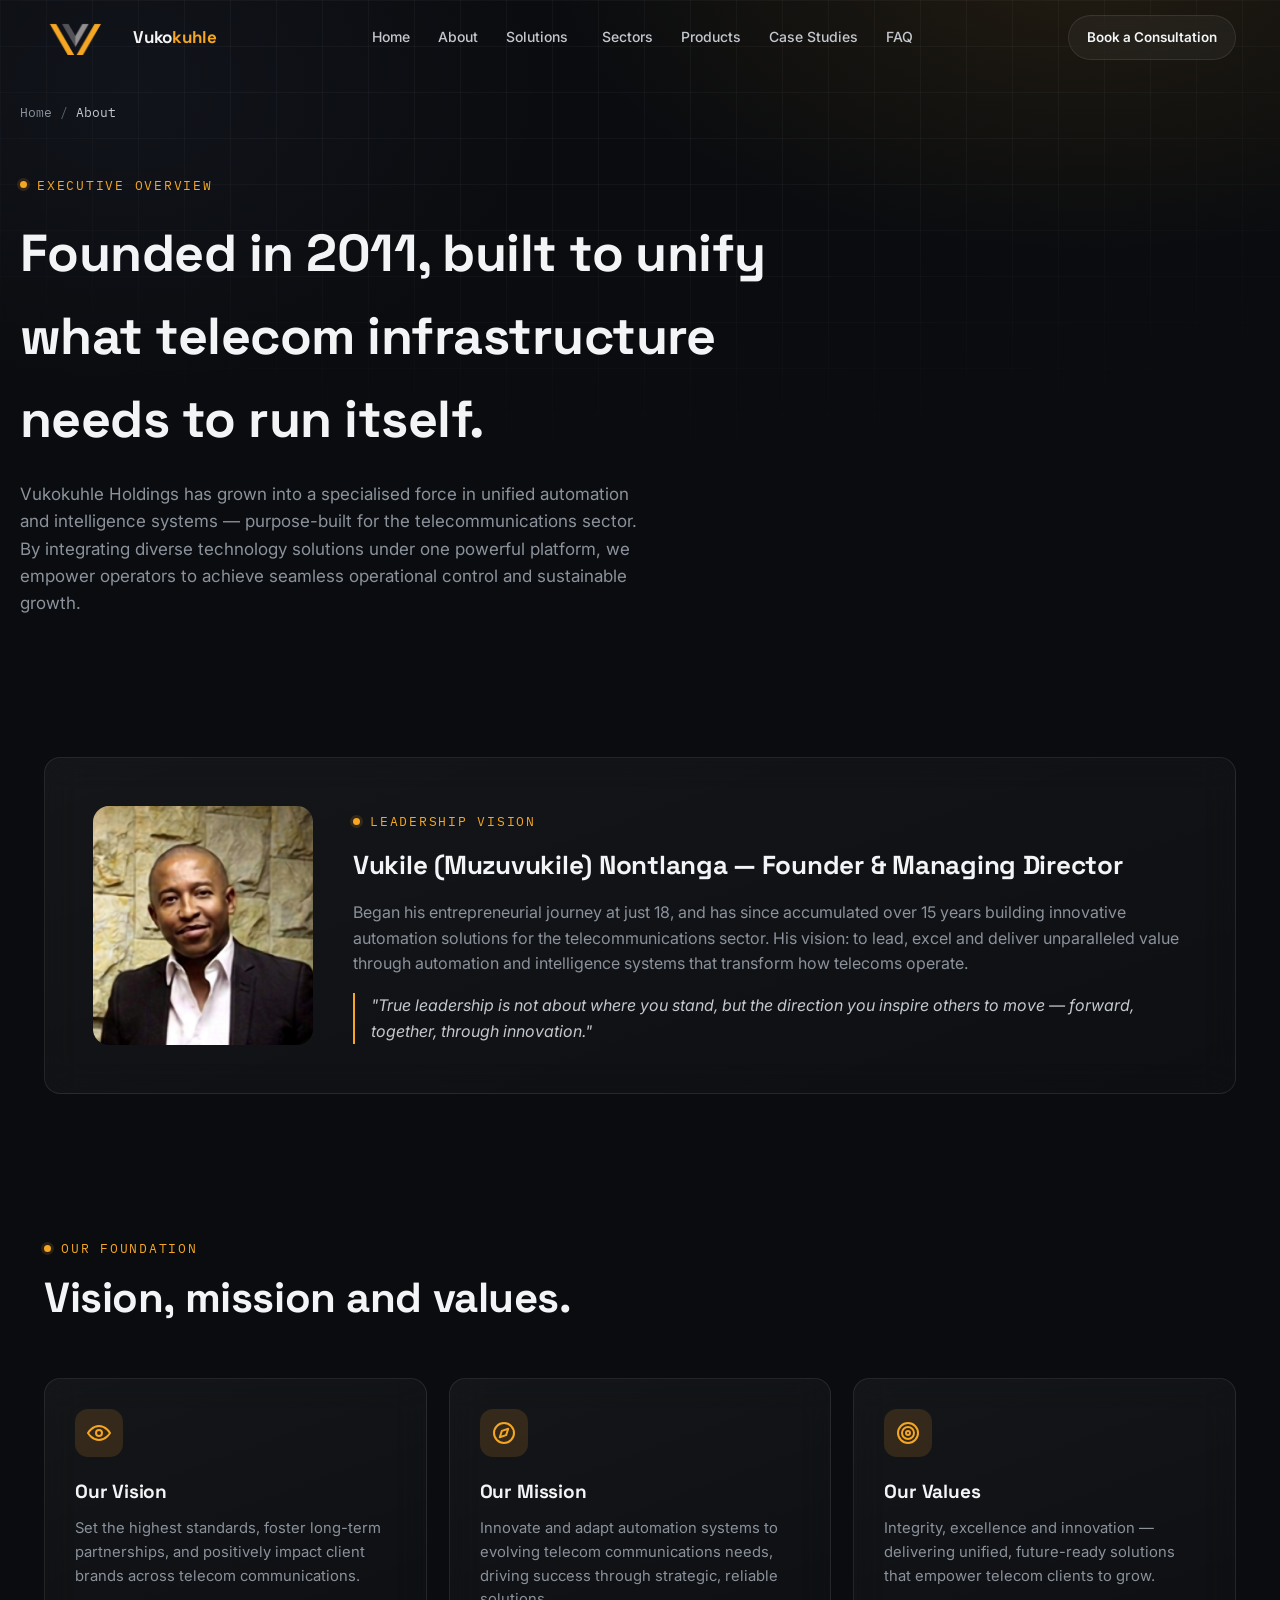
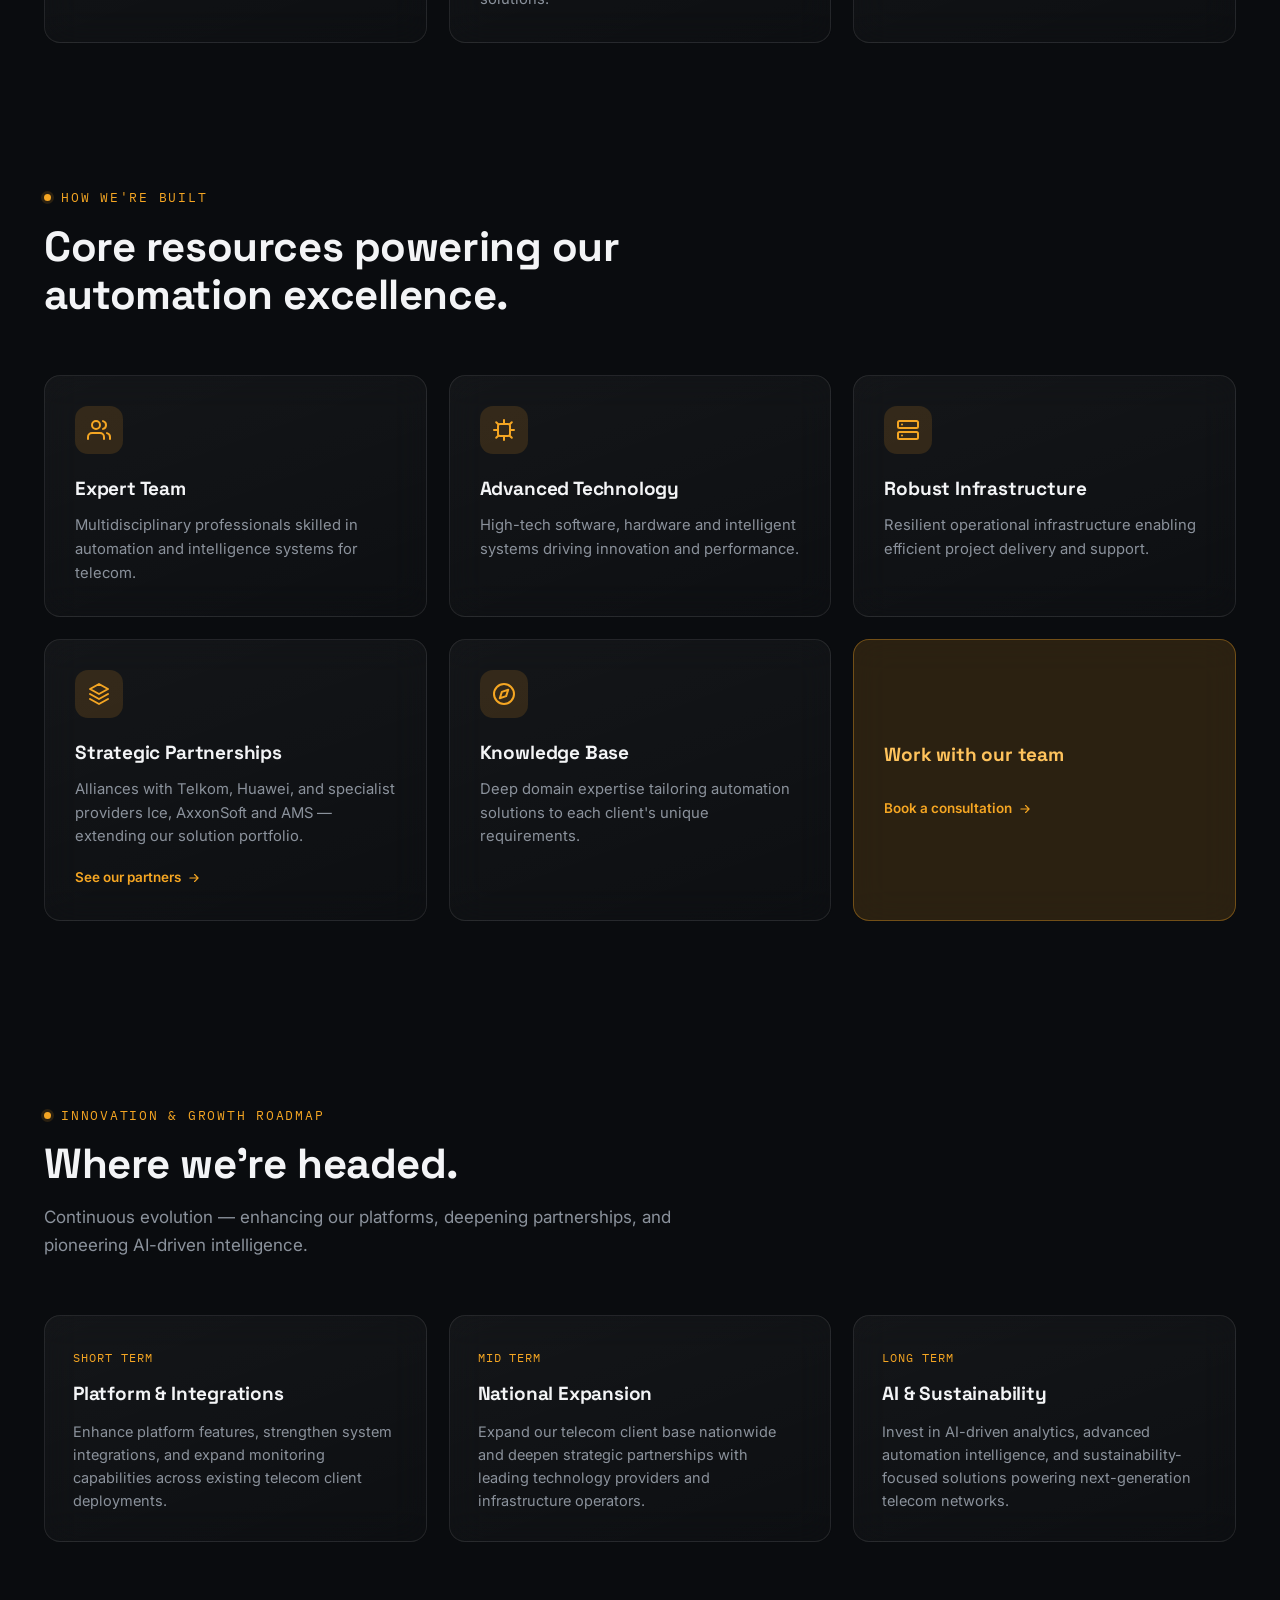
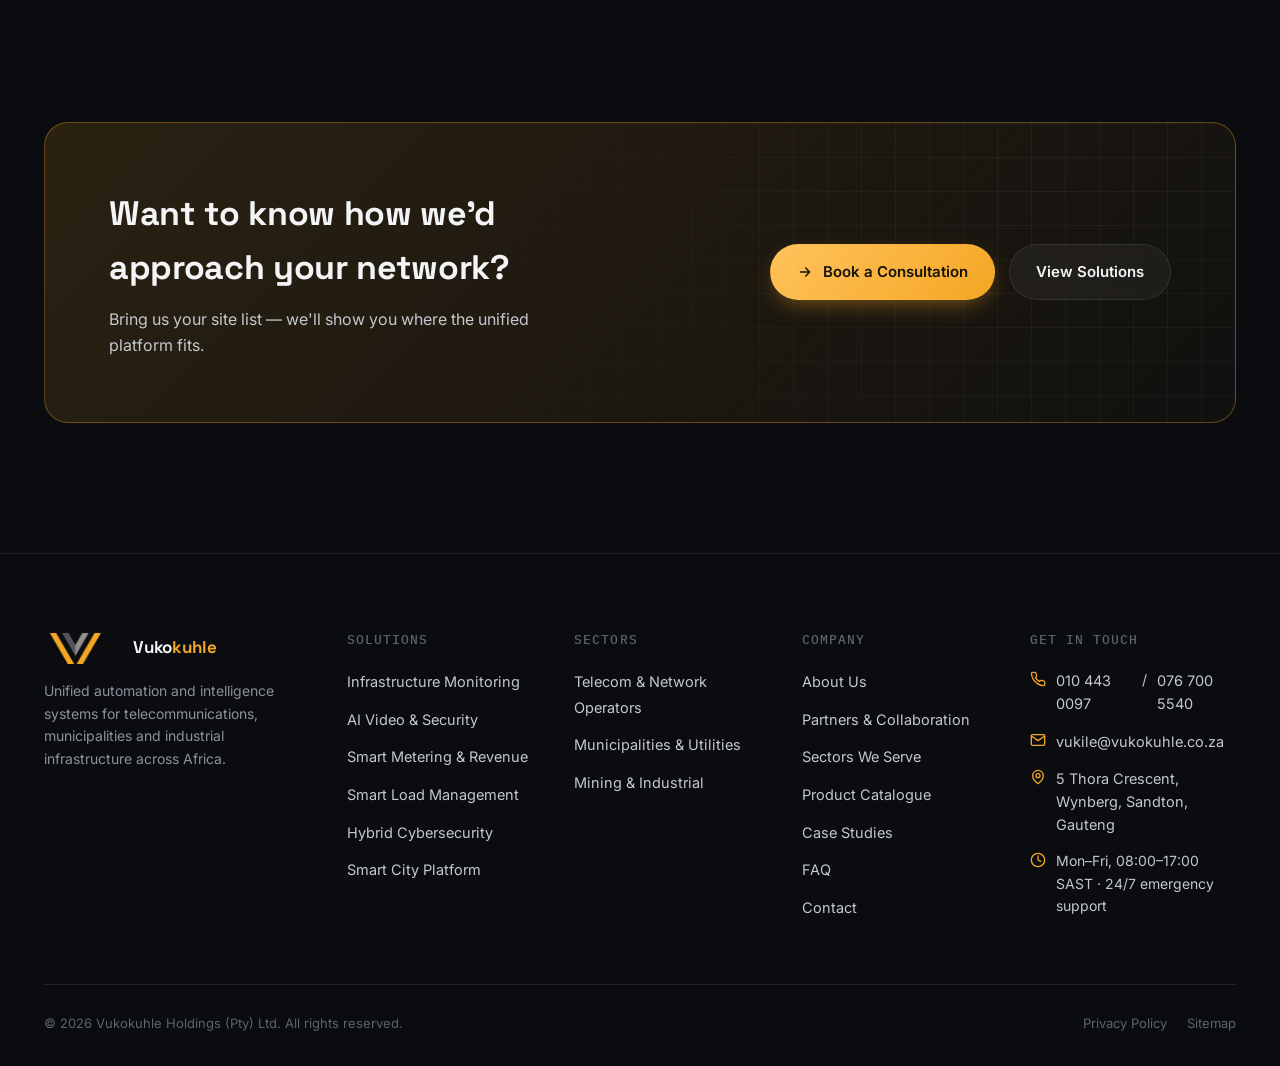
<file: about.html>
<!doctype html>
<html lang="en-ZA">
<head>
<meta charset="UTF-8">
  <meta name="viewport" content="width=device-width, initial-scale=1.0">
  <title>About Vukokuhle Holdings | Founded 2011, Telecom Automation Specialists</title>
  <meta name="description" content="Vukokuhle Holdings is a South African automation and intelligence systems company founded in 2011 by Vukile Nontlanga, serving telecom operators, municipalities and industrial sites.">
  <meta name="robots" content="index, follow">
  <link rel="canonical" href="https://www.vukokuhle.co.za/about.html">

  <!-- Open Graph -->
  <meta property="og:type" content="website">
  <meta property="og:site_name" content="Vukokuhle Holdings">
  <meta property="og:title" content="About Vukokuhle Holdings | Founded 2011, Telecom Automation Specialists">
  <meta property="og:description" content="Vukokuhle Holdings is a South African automation and intelligence systems company founded in 2011 by Vukile Nontlanga, serving telecom operators, municipalities and industrial sites.">
  <meta property="og:url" content="https://www.vukokuhle.co.za/about.html">
  <meta property="og:image" content="https://www.vukokuhle.co.za/assets/images/og-image.jpg">
  <meta property="og:image:width" content="1200">
  <meta property="og:image:height" content="630">
  <meta property="og:locale" content="en_ZA">

  <!-- Twitter -->
  <meta name="twitter:card" content="summary_large_image">
  <meta name="twitter:title" content="About Vukokuhle Holdings | Founded 2011, Telecom Automation Specialists">
  <meta name="twitter:description" content="Vukokuhle Holdings is a South African automation and intelligence systems company founded in 2011 by Vukile Nontlanga, serving telecom operators, municipalities and industrial sites.">
  <meta name="twitter:image" content="https://www.vukokuhle.co.za/assets/images/og-image.jpg">

  <link rel="icon" href="assets/favicon/favicon.ico" sizes="any">
  <link rel="icon" type="image/png" sizes="32x32" href="assets/favicon/favicon-32.png">
  <link rel="icon" type="image/png" sizes="192x192" href="assets/favicon/favicon-192.png">
  <link rel="apple-touch-icon" href="assets/favicon/apple-touch-icon.png">
  <link rel="manifest" href="site.webmanifest">
  <meta name="theme-color" content="#0a0c0f">

  <link rel="preconnect" href="https://fonts.googleapis.com">
  <link rel="preconnect" href="https://fonts.gstatic.com" crossorigin>
  <link href="https://fonts.googleapis.com/css2?family=Space+Grotesk:wght@500;600;700&family=Inter:wght@400;500;600;700;800&family=IBM+Plex+Mono:wght@400;500&display=swap" rel="stylesheet">

  <link rel="stylesheet" href="assets/css/style.css">


<script type="application/ld+json">{
  "@context":"https://schema.org",
  "@type":"Organization",
  "@id":"https://www.vukokuhle.co.za/#organization",
  "name":"Vukokuhle Holdings (Pty) Ltd",
  "url":"https://www.vukokuhle.co.za/",
  "logo":"https://www.vukokuhle.co.za/assets/images/logo-icon.png",
  "image":"https://www.vukokuhle.co.za/assets/images/og-image.jpg",
  "telephone":"+27104430097",
  "email":"vukile@vukokuhle.co.za",
  "foundingDate":"2011",
  "founder":{"@type":"Person","name":"Vukile (Muzuvukile) Nontlanga"},
  "address":{"@type":"PostalAddress","streetAddress":"5 Thora Crescent","addressLocality":"Sandton","addressRegion":"Gauteng","postalCode":"2090","addressCountry":"ZA"},
  "sameAs":["https://www.linkedin.com","https://www.facebook.com"]
}</script>
<script type="application/ld+json">{"@context":"https://schema.org","@type":"BreadcrumbList","itemListElement":[{"@type":"ListItem","position":1,"name":"Home","item":"https://www.vukokuhle.co.za/index.html"},{"@type":"ListItem","position":2,"name":"About","item":"https://www.vukokuhle.co.za/current"}]}</script>

  <!-- Google Analytics (GA4) — replace G-XXXXXXXXXX in gen/build.py with the real Measurement ID -->
  <script async src="https://www.googletagmanager.com/gtag/js?id=G-XXXXXXXXXX"></script>
  <script>
    window.dataLayer = window.dataLayer || [];
    function gtag(){dataLayer.push(arguments);}
    gtag('js', new Date());
    gtag('config', 'G-XXXXXXXXXX');
  </script>

</head>
<body class="">
  <a href="#main" class="skip-link">Skip to main content</a>
  <header class="site-header">
    <div class="container nav-inner">
      <a href="index.html" class="brand" aria-label="Vukokuhle Holdings home">
        <img src="assets/images/logo-icon.png" alt="" width="34" height="21">
        <span class="wordmark">Vuko<span>kuhle</span></span>
      </a>
      <nav aria-label="Primary">
        <ul class="nav-links"><li><a href="index.html">Home</a></li><li><a href="about.html" aria-current="page">About</a></li><li class="has-dropdown">
              <a href="solutions.html">Solutions <svg viewBox="0 0 24 24" fill="none" stroke="currentColor" stroke-width="2" stroke-linecap="round" stroke-linejoin="round"><path d="m6 9 6 6 6-6"/></svg></a>
              <div class="dropdown glass"><a href="solutions.html#infrastructure-monitoring">Infrastructure Monitoring<small>NEO platform, IIoT gateways & sensors</small></a><a href="solutions.html#ai-video-security">AI Video & Security<small>Axxon One VMS, analytics, facial recognition</small></a><a href="solutions.html#smart-metering">Smart Metering & Revenue<small>STS meters, vending, revenue recovery</small></a><a href="solutions.html#load-management">Smart Load Management<small>Load-shedding control & consumer insight</small></a><a href="solutions.html#cybersecurity">Hybrid Cybersecurity<small>IT, OT & SCADA protection</small></a><a href="solutions.html#smart-city">Smart City Platform<small>One unified municipal platform</small></a></div>
            </li><li><a href="sectors.html">Sectors</a></li><li><a href="products.html">Products</a></li><li><a href="case-studies.html">Case Studies</a></li><li><a href="faq.html">FAQ</a></li></ul>
      </nav>
      <div class="nav-actions">
        <a class="nav-phone" href="tel:+27104430097"><svg viewBox="0 0 24 24" fill="none" stroke="currentColor" stroke-width="2" stroke-linecap="round" stroke-linejoin="round"><path d="M22 16.92v3a2 2 0 0 1-2.18 2 19.79 19.79 0 0 1-8.63-3.07 19.5 19.5 0 0 1-6-6 19.79 19.79 0 0 1-3.07-8.67A2 2 0 0 1 4.11 2h3a2 2 0 0 1 2 1.72c.127.96.361 1.903.7 2.81a2 2 0 0 1-.45 2.11L8.09 9.91a16 16 0 0 0 6 6l1.27-1.27a2 2 0 0 1 2.11-.45c.907.339 1.85.573 2.81.7A2 2 0 0 1 22 16.92z"/></svg> 010 443 0097</a>
        <a class="btn btn-ghost" href="contact.html">Book a Consultation</a>
        <button class="nav-toggle" aria-label="Toggle menu" aria-expanded="false"><span></span><span></span><span></span></button>
      </div>
    </div>
    <div class="mobile-panel">
      <a href="index.html">Home <svg viewBox="0 0 24 24" fill="none" stroke="currentColor" stroke-width="2" stroke-linecap="round" stroke-linejoin="round"><path d="M7 17 17 7M7 7h10v10"/></svg></a><a href="about.html">About <svg viewBox="0 0 24 24" fill="none" stroke="currentColor" stroke-width="2" stroke-linecap="round" stroke-linejoin="round"><path d="M7 17 17 7M7 7h10v10"/></svg></a><a href="solutions.html">Solutions <svg viewBox="0 0 24 24" fill="none" stroke="currentColor" stroke-width="2" stroke-linecap="round" stroke-linejoin="round"><path d="M7 17 17 7M7 7h10v10"/></svg></a><div class="mobile-sub"><a href="solutions.html#infrastructure-monitoring">Infrastructure Monitoring</a><a href="solutions.html#ai-video-security">AI Video & Security</a><a href="solutions.html#smart-metering">Smart Metering & Revenue</a><a href="solutions.html#load-management">Smart Load Management</a><a href="solutions.html#cybersecurity">Hybrid Cybersecurity</a><a href="solutions.html#smart-city">Smart City Platform</a></div><a href="sectors.html">Sectors <svg viewBox="0 0 24 24" fill="none" stroke="currentColor" stroke-width="2" stroke-linecap="round" stroke-linejoin="round"><path d="M7 17 17 7M7 7h10v10"/></svg></a><a href="products.html">Products <svg viewBox="0 0 24 24" fill="none" stroke="currentColor" stroke-width="2" stroke-linecap="round" stroke-linejoin="round"><path d="M7 17 17 7M7 7h10v10"/></svg></a><a href="case-studies.html">Case Studies <svg viewBox="0 0 24 24" fill="none" stroke="currentColor" stroke-width="2" stroke-linecap="round" stroke-linejoin="round"><path d="M7 17 17 7M7 7h10v10"/></svg></a><a href="faq.html">FAQ <svg viewBox="0 0 24 24" fill="none" stroke="currentColor" stroke-width="2" stroke-linecap="round" stroke-linejoin="round"><path d="M7 17 17 7M7 7h10v10"/></svg></a>
      <a class="btn btn-primary btn-block" href="contact.html">Book a Consultation</a>
    </div>
  </header>
  <main id="main">

  <nav class="breadcrumbs container" aria-label="Breadcrumb"><ol><li><a href="index.html">Home</a></li><li class="sep">/</li><li aria-current="page">About</li></ol></nav>
  <section class="page-hero container reveal">
    <span class="eyebrow">Executive Overview</span>
    <h1>Founded in 2011, built to unify what telecom infrastructure needs to run itself.</h1>
    <p class="lede">Vukokuhle Holdings has grown into a specialised force in unified automation and intelligence systems — purpose-built for the telecommunications sector. By integrating diverse technology solutions under one powerful platform, we empower operators to achieve seamless operational control and sustainable growth.</p>
  </section>

  <section class="section section-tight">
    <div class="container">
      <div class="glass bio-panel reveal">
        <img src="assets/images/founder-vukile-nontlanga.jpg" alt="Vukile (Muzuvukile) Nontlanga, Founder and Managing Director of Vukokuhle Holdings" width="220" height="238">
        <div>
          <span class="eyebrow">Leadership Vision</span>
          <h2 style="margin-top:12px;font-size:26px;">Vukile (Muzuvukile) Nontlanga — Founder &amp; Managing Director</h2>
          <p style="margin-top:14px;color:var(--muted);">Began his entrepreneurial journey at just 18, and has since accumulated over 15 years building innovative automation solutions for the telecommunications sector. His vision: to lead, excel and deliver unparalleled value through automation and intelligence systems that transform how telecoms operate.</p>
          <p style="margin-top:16px;color:var(--text-dim);font-style:italic;border-left:2px solid var(--amber);padding-left:16px;">"True leadership is not about where you stand, but the direction you inspire others to move — forward, together, through innovation."</p>
        </div>
      </div>
    </div>
  </section>

  <section class="section section-tight">
    <div class="container">
      <div class="section-head"><span class="eyebrow">Our Foundation</span><h2>Vision, mission and values.</h2></div>
      <div class="grid grid-3 reveal-stagger">
        <div class="card glass"><span class="icon"><svg viewBox="0 0 24 24" fill="none" stroke="currentColor" stroke-width="2" stroke-linecap="round" stroke-linejoin="round"><path d="M1 12s4-7 11-7 11 7 11 7-4 7-11 7-11-7-11-7Z"/><circle cx="12" cy="12" r="3"/></svg></span><h3>Our Vision</h3><p>Set the highest standards, foster long-term partnerships, and positively impact client brands across telecom communications.</p></div>
        <div class="card glass"><span class="icon"><svg viewBox="0 0 24 24" fill="none" stroke="currentColor" stroke-width="2" stroke-linecap="round" stroke-linejoin="round"><circle cx="12" cy="12" r="10"/><path d="m16.24 7.76-2.12 6.36-6.36 2.12 2.12-6.36 6.36-2.12Z"/></svg></span><h3>Our Mission</h3><p>Innovate and adapt automation systems to evolving telecom communications needs, driving success through strategic, reliable solutions.</p></div>
        <div class="card glass"><span class="icon"><svg viewBox="0 0 24 24" fill="none" stroke="currentColor" stroke-width="2" stroke-linecap="round" stroke-linejoin="round"><circle cx="12" cy="12" r="10"/><circle cx="12" cy="12" r="6"/><circle cx="12" cy="12" r="2"/></svg></span><h3>Our Values</h3><p>Integrity, excellence and innovation — delivering unified, future-ready solutions that empower telecom clients to grow.</p></div>
      </div>
    </div>
  </section>

  <section class="section section-tight">
    <div class="container">
      <div class="section-head"><span class="eyebrow">How We're Built</span><h2>Core resources powering our automation excellence.</h2></div>
      <div class="grid grid-3 reveal-stagger">
        <div class="card glass"><span class="icon"><svg viewBox="0 0 24 24" fill="none" stroke="currentColor" stroke-width="2" stroke-linecap="round" stroke-linejoin="round"><path d="M17 21v-2a4 4 0 0 0-4-4H5a4 4 0 0 0-4 4v2"/><circle cx="9" cy="7" r="4"/><path d="M23 21v-2a4 4 0 0 0-3-3.87M16 3.13a4 4 0 0 1 0 7.75"/></svg></span><h3>Expert Team</h3><p>Multidisciplinary professionals skilled in automation and intelligence systems for telecom.</p></div>
        <div class="card glass"><span class="icon"><svg viewBox="0 0 24 24" fill="none" stroke="currentColor" stroke-width="2" stroke-linecap="round" stroke-linejoin="round"><rect x="6" y="6" width="12" height="12" rx="2"/><path d="M12 2v3M12 19v3M2 12h3M19 12h3M6.3 6.3 4.2 4.2M17.7 6.3l2.1-2.1M6.3 17.7l-2.1 2.1M17.7 17.7l2.1 2.1"/></svg></span><h3>Advanced Technology</h3><p>High-tech software, hardware and intelligent systems driving innovation and performance.</p></div>
        <div class="card glass"><span class="icon"><svg viewBox="0 0 24 24" fill="none" stroke="currentColor" stroke-width="2" stroke-linecap="round" stroke-linejoin="round"><rect x="2" y="3" width="20" height="7" rx="1.5"/><rect x="2" y="14" width="20" height="7" rx="1.5"/><path d="M6 6.5h.01M6 17.5h.01"/></svg></span><h3>Robust Infrastructure</h3><p>Resilient operational infrastructure enabling efficient project delivery and support.</p></div>
        <a href="index.html#partners" class="card glass glass-hover"><span class="icon"><svg viewBox="0 0 24 24" fill="none" stroke="currentColor" stroke-width="2" stroke-linecap="round" stroke-linejoin="round"><path d="m12 2 9 5-9 5-9-5 9-5Z"/><path d="m3 12 9 5 9-5M3 17l9 5 9-5"/></svg></span><h3>Strategic Partnerships</h3><p>Alliances with Telkom, Huawei, and specialist providers Ice, AxxonSoft and AMS — extending our solution portfolio.</p><span class="card-link">See our partners <svg viewBox="0 0 24 24" fill="none" stroke="currentColor" stroke-width="2" stroke-linecap="round" stroke-linejoin="round"><path d="M5 12h14M13 6l6 6-6 6"/></svg></span></a>
        <div class="card glass"><span class="icon"><svg viewBox="0 0 24 24" fill="none" stroke="currentColor" stroke-width="2" stroke-linecap="round" stroke-linejoin="round"><circle cx="12" cy="12" r="10"/><path d="m16.24 7.76-2.12 6.36-6.36 2.12 2.12-6.36 6.36-2.12Z"/></svg></span><h3>Knowledge Base</h3><p>Deep domain expertise tailoring automation solutions to each client's unique requirements.</p></div>
        <a href="contact.html" class="card glass glass-hover" style="display:flex;flex-direction:column;justify-content:center;background:var(--amber-dim);border-color:var(--amber-line);">
          <h3 style="color:var(--amber-2);">Work with our team</h3>
          <span class="card-link">Book a consultation <svg viewBox="0 0 24 24" fill="none" stroke="currentColor" stroke-width="2" stroke-linecap="round" stroke-linejoin="round"><path d="M5 12h14M13 6l6 6-6 6"/></svg></span>
        </a>
      </div>
    </div>
  </section>

  <section class="section">
    <div class="container">
      <div class="section-head"><span class="eyebrow">Innovation &amp; Growth Roadmap</span><h2>Where we're headed.</h2><p>Continuous evolution — enhancing our platforms, deepening partnerships, and pioneering AI-driven intelligence.</p></div>
      <div class="timeline reveal-stagger">
        <div class="t-card glass"><span class="t-label">Short Term</span><h3>Platform &amp; Integrations</h3><p>Enhance platform features, strengthen system integrations, and expand monitoring capabilities across existing telecom client deployments.</p></div>
        <div class="t-card glass"><span class="t-label">Mid Term</span><h3>National Expansion</h3><p>Expand our telecom client base nationwide and deepen strategic partnerships with leading technology providers and infrastructure operators.</p></div>
        <div class="t-card glass"><span class="t-label">Long Term</span><h3>AI &amp; Sustainability</h3><p>Invest in AI-driven analytics, advanced automation intelligence, and sustainability-focused solutions powering next-generation telecom networks.</p></div>
      </div>
    </div>
  </section>

  <section class="section section-tight">
    <div class="container">
      <div class="cta-banner reveal">
        <div><h2>Want to know how we'd approach your network?</h2><p>Bring us your site list — we'll show you where the unified platform fits.</p></div>
        <div class="cta-actions">
          <a href="contact.html" class="btn btn-primary"><svg viewBox="0 0 24 24" fill="none" stroke="currentColor" stroke-width="2" stroke-linecap="round" stroke-linejoin="round"><path d="M5 12h14M13 6l6 6-6 6"/></svg> Book a Consultation</a>
          <a href="solutions.html" class="btn btn-ghost">View Solutions</a>
        </div>
      </div>
    </div>
  </section>

  </main>
  <footer class="site-footer">
    <div class="container">
      <div class="footer-top">
        <div class="footer-brand">
          <a href="index.html" class="brand"><img src="assets/images/logo-icon.png" alt="" width="34" height="21"><span class="wordmark">Vuko<span>kuhle</span></span></a>
          <p>Unified automation and intelligence systems for telecommunications, municipalities and industrial infrastructure across Africa.</p>
        </div>
        <div class="footer-col">
          <h4>Solutions</h4>
          <ul><li><a href="solutions.html#infrastructure-monitoring">Infrastructure Monitoring</a></li><li><a href="solutions.html#ai-video-security">AI Video & Security</a></li><li><a href="solutions.html#smart-metering">Smart Metering & Revenue</a></li><li><a href="solutions.html#load-management">Smart Load Management</a></li><li><a href="solutions.html#cybersecurity">Hybrid Cybersecurity</a></li><li><a href="solutions.html#smart-city">Smart City Platform</a></li></ul>
        </div>
        <div class="footer-col">
          <h4>Sectors</h4>
          <ul><li><a href="sectors.html#telecom">Telecom & Network Operators</a></li><li><a href="sectors.html#municipalities">Municipalities & Utilities</a></li><li><a href="sectors.html#mining">Mining & Industrial</a></li></ul>
        </div>
        <div class="footer-col">
          <h4>Company</h4>
          <ul><li><a href="about.html">About Us</a></li><li><a href="index.html#partners">Partners & Collaboration</a></li><li><a href="sectors.html">Sectors We Serve</a></li><li><a href="products.html">Product Catalogue</a></li><li><a href="case-studies.html">Case Studies</a></li><li><a href="faq.html">FAQ</a></li><li><a href="contact.html">Contact</a></li></ul>
        </div>
        <div class="footer-col">
          <h4>Get In Touch</h4>
          <ul class="footer-contact">
            <li><svg viewBox="0 0 24 24" fill="none" stroke="currentColor" stroke-width="2" stroke-linecap="round" stroke-linejoin="round"><path d="M22 16.92v3a2 2 0 0 1-2.18 2 19.79 19.79 0 0 1-8.63-3.07 19.5 19.5 0 0 1-6-6 19.79 19.79 0 0 1-3.07-8.67A2 2 0 0 1 4.11 2h3a2 2 0 0 1 2 1.72c.127.96.361 1.903.7 2.81a2 2 0 0 1-.45 2.11L8.09 9.91a16 16 0 0 0 6 6l1.27-1.27a2 2 0 0 1 2.11-.45c.907.339 1.85.573 2.81.7A2 2 0 0 1 22 16.92z"/></svg> <a href="tel:+27104430097">010 443 0097</a> / <a href="tel:+27767005540">076 700 5540</a></li>
            <li><svg viewBox="0 0 24 24" fill="none" stroke="currentColor" stroke-width="2" stroke-linecap="round" stroke-linejoin="round"><rect x="2" y="4" width="20" height="16" rx="2"/><path d="m22 6-10 7L2 6"/></svg> <a href="mailto:vukile@vukokuhle.co.za">vukile@vukokuhle.co.za</a></li>
            <li><svg viewBox="0 0 24 24" fill="none" stroke="currentColor" stroke-width="2" stroke-linecap="round" stroke-linejoin="round"><path d="M20 10c0 6-8 12-8 12s-8-6-8-12a8 8 0 0 1 16 0Z"/><circle cx="12" cy="10" r="3"/></svg> <a href="https://www.google.com/maps/dir/?api=1&destination=5+Thora+Crescent+Wynberg+Sandton+Gauteng+South+Africa" target="_blank" rel="noopener">5 Thora Crescent, Wynberg, Sandton, Gauteng</a></li>
            <li><svg viewBox="0 0 24 24" fill="none" stroke="currentColor" stroke-width="2" stroke-linecap="round" stroke-linejoin="round"><circle cx="12" cy="12" r="10"/><path d="M12 6v6l4 2"/></svg> Mon–Fri, 08:00–17:00 SAST · 24/7 emergency support</li>
          </ul>
        </div>
      </div>
      <div class="footer-bottom">
        <span>© <span data-year></span> Vukokuhle Holdings (Pty) Ltd. All rights reserved.</span>
        <div class="legal-links">
          <a href="privacy-policy.html">Privacy Policy</a>
          <a href="sitemap.xml">Sitemap</a>
        </div>
      </div>
    </div>
  </footer>
  <div class="mobile-sticky-cta">
    <a class="call" href="tel:+27104430097"><svg viewBox="0 0 24 24" fill="none" stroke="currentColor" stroke-width="2" stroke-linecap="round" stroke-linejoin="round"><path d="M22 16.92v3a2 2 0 0 1-2.18 2 19.79 19.79 0 0 1-8.63-3.07 19.5 19.5 0 0 1-6-6 19.79 19.79 0 0 1-3.07-8.67A2 2 0 0 1 4.11 2h3a2 2 0 0 1 2 1.72c.127.96.361 1.903.7 2.81a2 2 0 0 1-.45 2.11L8.09 9.91a16 16 0 0 0 6 6l1.27-1.27a2 2 0 0 1 2.11-.45c.907.339 1.85.573 2.81.7A2 2 0 0 1 22 16.92z"/></svg> Call Us</a>
    <a class="quote" href="contact.html"><svg viewBox="0 0 24 24" fill="none" stroke="currentColor" stroke-width="2" stroke-linecap="round" stroke-linejoin="round"><path d="M5 12h14M13 6l6 6-6 6"/></svg> Get a Quote</a>
  </div>
  <script src="assets/js/main.js"></script>
</body>
</html>
</file>
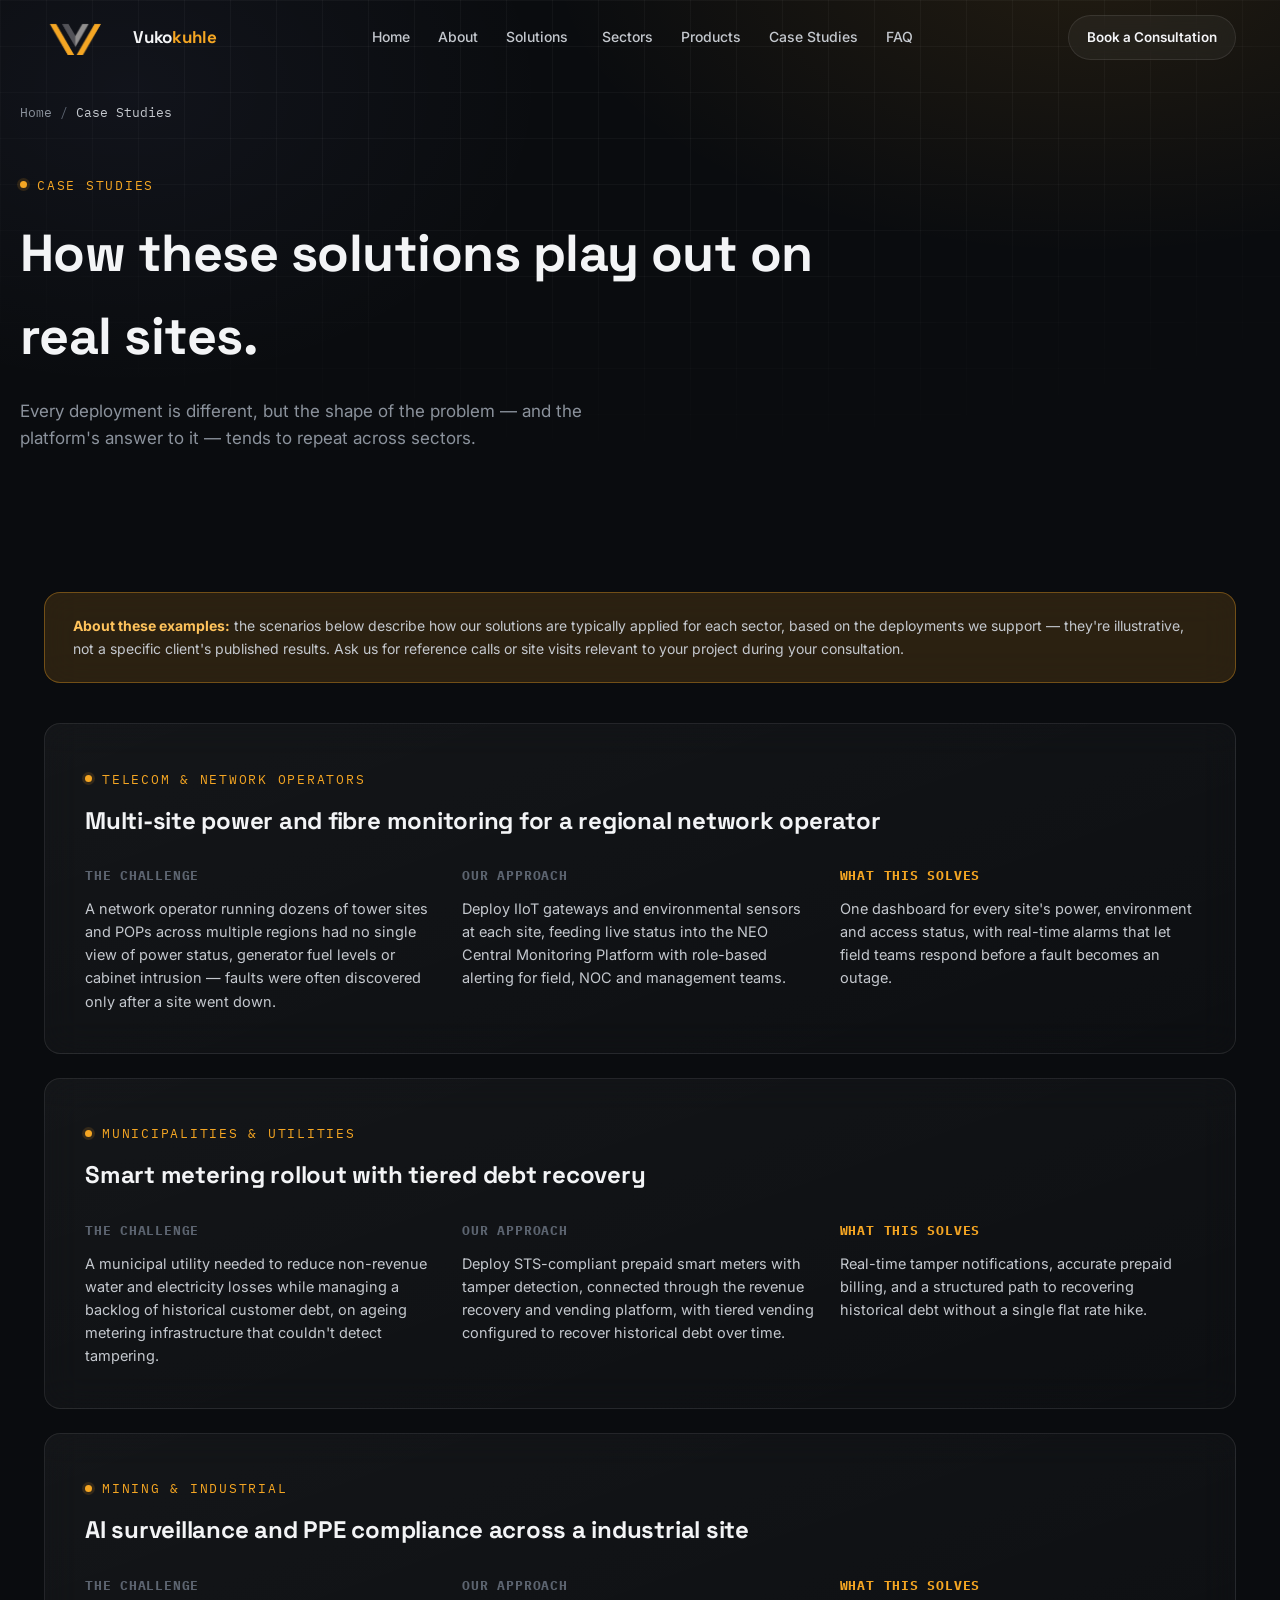
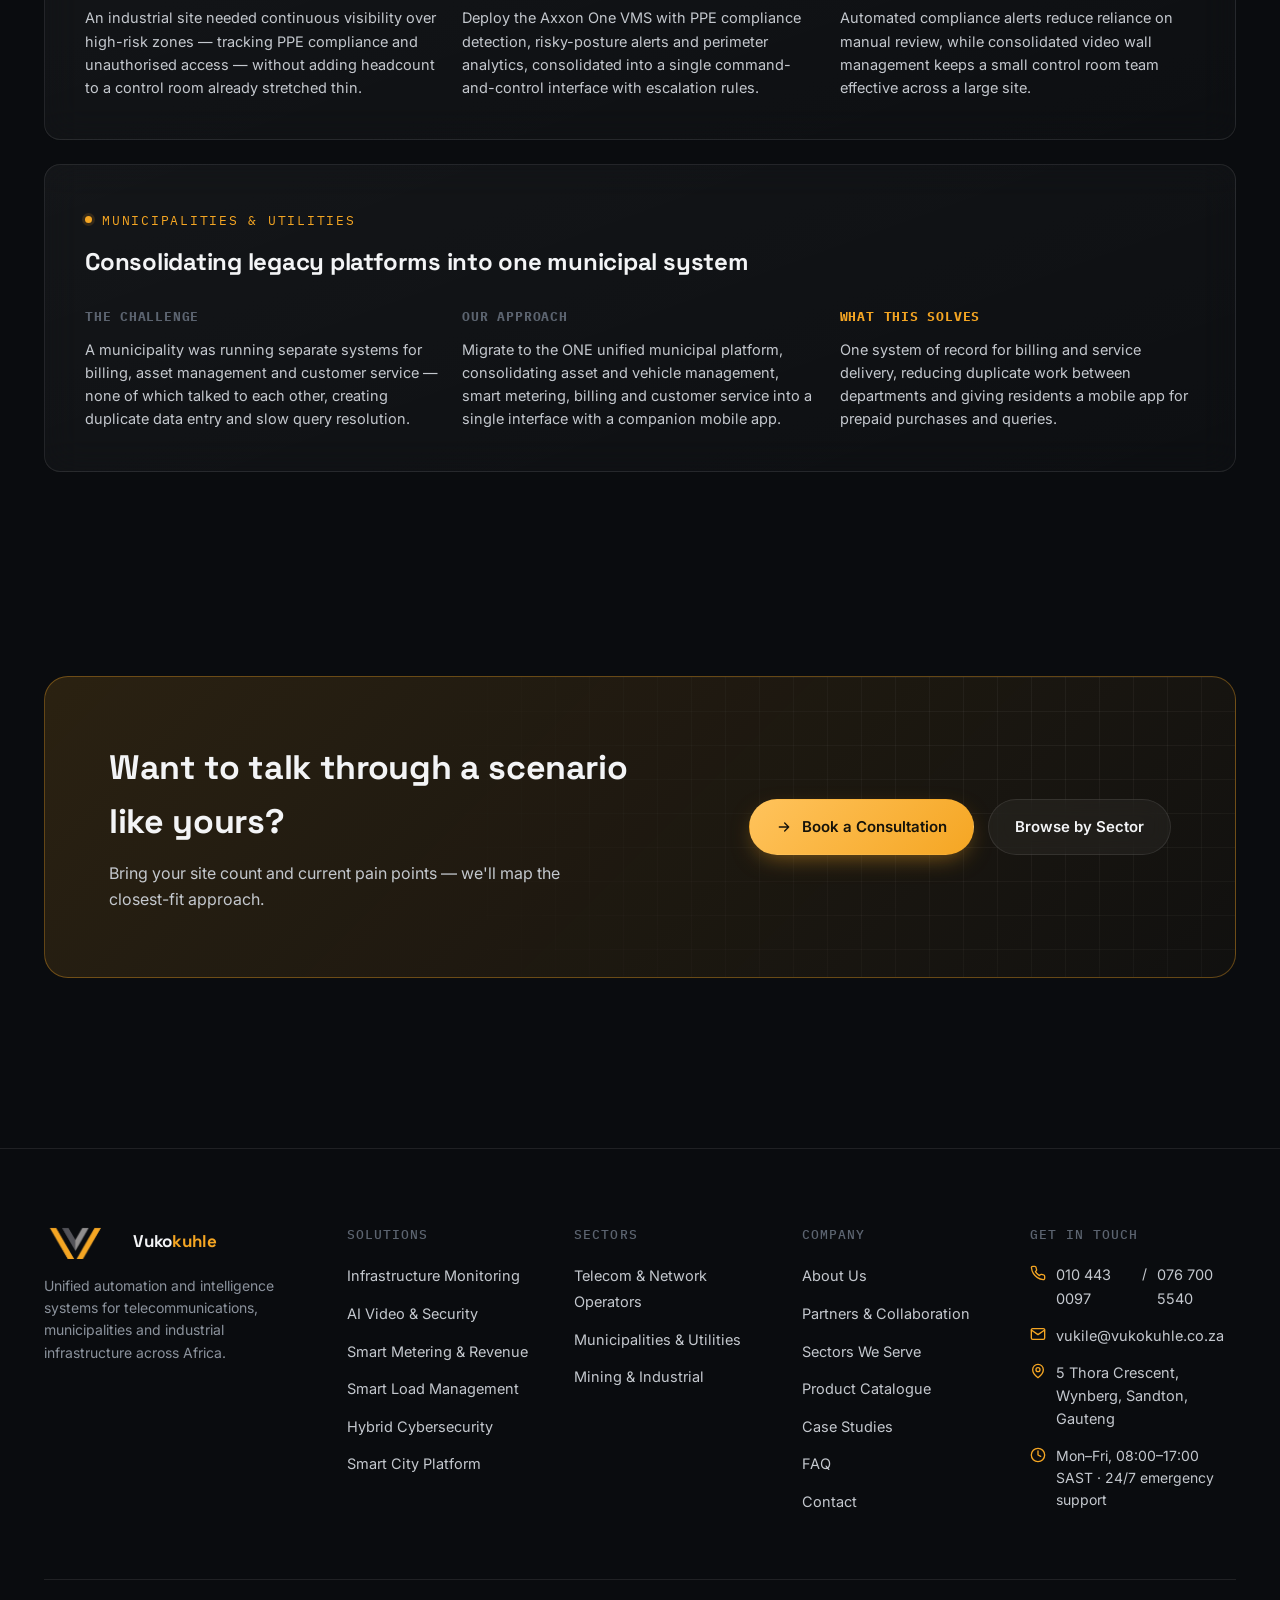
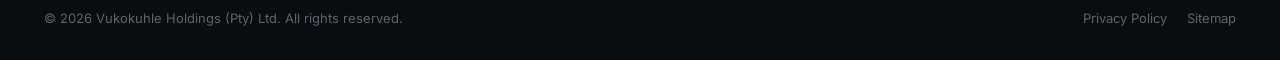
<file: case-studies.html>
<!doctype html>
<html lang="en-ZA">
<head>
<meta charset="UTF-8">
  <meta name="viewport" content="width=device-width, initial-scale=1.0">
  <title>Case Studies | Deployment Scenarios by Sector</title>
  <meta name="description" content="See how Vukokuhle Holdings' infrastructure monitoring, smart metering, AI surveillance and unified platform solutions are typically applied across telecom, municipal and industrial sites.">
  <meta name="robots" content="index, follow">
  <link rel="canonical" href="https://www.vukokuhle.co.za/case-studies.html">

  <!-- Open Graph -->
  <meta property="og:type" content="website">
  <meta property="og:site_name" content="Vukokuhle Holdings">
  <meta property="og:title" content="Case Studies | Deployment Scenarios by Sector">
  <meta property="og:description" content="See how Vukokuhle Holdings' infrastructure monitoring, smart metering, AI surveillance and unified platform solutions are typically applied across telecom, municipal and industrial sites.">
  <meta property="og:url" content="https://www.vukokuhle.co.za/case-studies.html">
  <meta property="og:image" content="https://www.vukokuhle.co.za/assets/images/og-image.jpg">
  <meta property="og:image:width" content="1200">
  <meta property="og:image:height" content="630">
  <meta property="og:locale" content="en_ZA">

  <!-- Twitter -->
  <meta name="twitter:card" content="summary_large_image">
  <meta name="twitter:title" content="Case Studies | Deployment Scenarios by Sector">
  <meta name="twitter:description" content="See how Vukokuhle Holdings' infrastructure monitoring, smart metering, AI surveillance and unified platform solutions are typically applied across telecom, municipal and industrial sites.">
  <meta name="twitter:image" content="https://www.vukokuhle.co.za/assets/images/og-image.jpg">

  <link rel="icon" href="assets/favicon/favicon.ico" sizes="any">
  <link rel="icon" type="image/png" sizes="32x32" href="assets/favicon/favicon-32.png">
  <link rel="icon" type="image/png" sizes="192x192" href="assets/favicon/favicon-192.png">
  <link rel="apple-touch-icon" href="assets/favicon/apple-touch-icon.png">
  <link rel="manifest" href="site.webmanifest">
  <meta name="theme-color" content="#0a0c0f">

  <link rel="preconnect" href="https://fonts.googleapis.com">
  <link rel="preconnect" href="https://fonts.gstatic.com" crossorigin>
  <link href="https://fonts.googleapis.com/css2?family=Space+Grotesk:wght@500;600;700&family=Inter:wght@400;500;600;700;800&family=IBM+Plex+Mono:wght@400;500&display=swap" rel="stylesheet">

  <link rel="stylesheet" href="assets/css/style.css">


<script type="application/ld+json">{
  "@context":"https://schema.org",
  "@type":"Organization",
  "@id":"https://www.vukokuhle.co.za/#organization",
  "name":"Vukokuhle Holdings (Pty) Ltd",
  "url":"https://www.vukokuhle.co.za/",
  "logo":"https://www.vukokuhle.co.za/assets/images/logo-icon.png",
  "image":"https://www.vukokuhle.co.za/assets/images/og-image.jpg",
  "telephone":"+27104430097",
  "email":"vukile@vukokuhle.co.za",
  "foundingDate":"2011",
  "founder":{"@type":"Person","name":"Vukile (Muzuvukile) Nontlanga"},
  "address":{"@type":"PostalAddress","streetAddress":"5 Thora Crescent","addressLocality":"Sandton","addressRegion":"Gauteng","postalCode":"2090","addressCountry":"ZA"},
  "sameAs":["https://www.linkedin.com","https://www.facebook.com"]
}</script>
<script type="application/ld+json">{"@context":"https://schema.org","@type":"BreadcrumbList","itemListElement":[{"@type":"ListItem","position":1,"name":"Home","item":"https://www.vukokuhle.co.za/index.html"},{"@type":"ListItem","position":2,"name":"Case Studies","item":"https://www.vukokuhle.co.za/current"}]}</script>

  <!-- Google Analytics (GA4) — replace G-XXXXXXXXXX in gen/build.py with the real Measurement ID -->
  <script async src="https://www.googletagmanager.com/gtag/js?id=G-XXXXXXXXXX"></script>
  <script>
    window.dataLayer = window.dataLayer || [];
    function gtag(){dataLayer.push(arguments);}
    gtag('js', new Date());
    gtag('config', 'G-XXXXXXXXXX');
  </script>

</head>
<body class="">
  <a href="#main" class="skip-link">Skip to main content</a>
  <header class="site-header">
    <div class="container nav-inner">
      <a href="index.html" class="brand" aria-label="Vukokuhle Holdings home">
        <img src="assets/images/logo-icon.png" alt="" width="34" height="21">
        <span class="wordmark">Vuko<span>kuhle</span></span>
      </a>
      <nav aria-label="Primary">
        <ul class="nav-links"><li><a href="index.html">Home</a></li><li><a href="about.html">About</a></li><li class="has-dropdown">
              <a href="solutions.html">Solutions <svg viewBox="0 0 24 24" fill="none" stroke="currentColor" stroke-width="2" stroke-linecap="round" stroke-linejoin="round"><path d="m6 9 6 6 6-6"/></svg></a>
              <div class="dropdown glass"><a href="solutions.html#infrastructure-monitoring">Infrastructure Monitoring<small>NEO platform, IIoT gateways & sensors</small></a><a href="solutions.html#ai-video-security">AI Video & Security<small>Axxon One VMS, analytics, facial recognition</small></a><a href="solutions.html#smart-metering">Smart Metering & Revenue<small>STS meters, vending, revenue recovery</small></a><a href="solutions.html#load-management">Smart Load Management<small>Load-shedding control & consumer insight</small></a><a href="solutions.html#cybersecurity">Hybrid Cybersecurity<small>IT, OT & SCADA protection</small></a><a href="solutions.html#smart-city">Smart City Platform<small>One unified municipal platform</small></a></div>
            </li><li><a href="sectors.html">Sectors</a></li><li><a href="products.html">Products</a></li><li><a href="case-studies.html" aria-current="page">Case Studies</a></li><li><a href="faq.html">FAQ</a></li></ul>
      </nav>
      <div class="nav-actions">
        <a class="nav-phone" href="tel:+27104430097"><svg viewBox="0 0 24 24" fill="none" stroke="currentColor" stroke-width="2" stroke-linecap="round" stroke-linejoin="round"><path d="M22 16.92v3a2 2 0 0 1-2.18 2 19.79 19.79 0 0 1-8.63-3.07 19.5 19.5 0 0 1-6-6 19.79 19.79 0 0 1-3.07-8.67A2 2 0 0 1 4.11 2h3a2 2 0 0 1 2 1.72c.127.96.361 1.903.7 2.81a2 2 0 0 1-.45 2.11L8.09 9.91a16 16 0 0 0 6 6l1.27-1.27a2 2 0 0 1 2.11-.45c.907.339 1.85.573 2.81.7A2 2 0 0 1 22 16.92z"/></svg> 010 443 0097</a>
        <a class="btn btn-ghost" href="contact.html">Book a Consultation</a>
        <button class="nav-toggle" aria-label="Toggle menu" aria-expanded="false"><span></span><span></span><span></span></button>
      </div>
    </div>
    <div class="mobile-panel">
      <a href="index.html">Home <svg viewBox="0 0 24 24" fill="none" stroke="currentColor" stroke-width="2" stroke-linecap="round" stroke-linejoin="round"><path d="M7 17 17 7M7 7h10v10"/></svg></a><a href="about.html">About <svg viewBox="0 0 24 24" fill="none" stroke="currentColor" stroke-width="2" stroke-linecap="round" stroke-linejoin="round"><path d="M7 17 17 7M7 7h10v10"/></svg></a><a href="solutions.html">Solutions <svg viewBox="0 0 24 24" fill="none" stroke="currentColor" stroke-width="2" stroke-linecap="round" stroke-linejoin="round"><path d="M7 17 17 7M7 7h10v10"/></svg></a><div class="mobile-sub"><a href="solutions.html#infrastructure-monitoring">Infrastructure Monitoring</a><a href="solutions.html#ai-video-security">AI Video & Security</a><a href="solutions.html#smart-metering">Smart Metering & Revenue</a><a href="solutions.html#load-management">Smart Load Management</a><a href="solutions.html#cybersecurity">Hybrid Cybersecurity</a><a href="solutions.html#smart-city">Smart City Platform</a></div><a href="sectors.html">Sectors <svg viewBox="0 0 24 24" fill="none" stroke="currentColor" stroke-width="2" stroke-linecap="round" stroke-linejoin="round"><path d="M7 17 17 7M7 7h10v10"/></svg></a><a href="products.html">Products <svg viewBox="0 0 24 24" fill="none" stroke="currentColor" stroke-width="2" stroke-linecap="round" stroke-linejoin="round"><path d="M7 17 17 7M7 7h10v10"/></svg></a><a href="case-studies.html">Case Studies <svg viewBox="0 0 24 24" fill="none" stroke="currentColor" stroke-width="2" stroke-linecap="round" stroke-linejoin="round"><path d="M7 17 17 7M7 7h10v10"/></svg></a><a href="faq.html">FAQ <svg viewBox="0 0 24 24" fill="none" stroke="currentColor" stroke-width="2" stroke-linecap="round" stroke-linejoin="round"><path d="M7 17 17 7M7 7h10v10"/></svg></a>
      <a class="btn btn-primary btn-block" href="contact.html">Book a Consultation</a>
    </div>
  </header>
  <main id="main">

  <nav class="breadcrumbs container" aria-label="Breadcrumb"><ol><li><a href="index.html">Home</a></li><li class="sep">/</li><li aria-current="page">Case Studies</li></ol></nav>
  <section class="page-hero container reveal">
    <span class="eyebrow">Case Studies</span>
    <h1>How these solutions play out on real sites.</h1>
    <p class="lede">Every deployment is different, but the shape of the problem — and the platform's answer to it — tends to repeat across sectors.</p>
  </section>
  <section class="section section-tight">
    <div class="container">
      <div class="glass reveal" style="padding:22px 28px;margin-bottom:40px;border-color:var(--amber-line);background:var(--amber-dim);">
      <p style="color:var(--text-dim);font-size:14px;"><strong style="color:var(--amber-2);">About these examples:</strong> the scenarios below describe how our solutions are typically applied for each sector, based on the deployments we support — they're illustrative, not a specific client's published results. Ask us for reference calls or site visits relevant to your project during your consultation.</p>
    </div>
      <div class="glass reveal" id="infrastructure" style="padding:40px;margin-bottom:24px;">
      <span class="eyebrow">Telecom &amp; Network Operators</span>
      <h2 style="margin-top:12px;font-size:24px;">Multi-site power and fibre monitoring for a regional network operator</h2>
      <div class="grid grid-3" style="margin-top:26px;">
        <div><h4 style="font-size:13px;text-transform:uppercase;letter-spacing:.06em;color:var(--muted-2);font-family:var(--mono);margin-bottom:10px;">The Challenge</h4><p style="color:var(--text-dim);font-size:14.5px;">A network operator running dozens of tower sites and POPs across multiple regions had no single view of power status, generator fuel levels or cabinet intrusion — faults were often discovered only after a site went down.</p></div>
        <div><h4 style="font-size:13px;text-transform:uppercase;letter-spacing:.06em;color:var(--muted-2);font-family:var(--mono);margin-bottom:10px;">Our Approach</h4><p style="color:var(--text-dim);font-size:14.5px;">Deploy IIoT gateways and environmental sensors at each site, feeding live status into the NEO Central Monitoring Platform with role-based alerting for field, NOC and management teams.</p></div>
        <div><h4 style="font-size:13px;text-transform:uppercase;letter-spacing:.06em;color:var(--amber);font-family:var(--mono);margin-bottom:10px;">What This Solves</h4><p style="color:var(--text-dim);font-size:14.5px;">One dashboard for every site's power, environment and access status, with real-time alarms that let field teams respond before a fault becomes an outage.</p></div>
      </div>
    </div><div class="glass reveal" id="metering" style="padding:40px;margin-bottom:24px;">
      <span class="eyebrow">Municipalities &amp; Utilities</span>
      <h2 style="margin-top:12px;font-size:24px;">Smart metering rollout with tiered debt recovery</h2>
      <div class="grid grid-3" style="margin-top:26px;">
        <div><h4 style="font-size:13px;text-transform:uppercase;letter-spacing:.06em;color:var(--muted-2);font-family:var(--mono);margin-bottom:10px;">The Challenge</h4><p style="color:var(--text-dim);font-size:14.5px;">A municipal utility needed to reduce non-revenue water and electricity losses while managing a backlog of historical customer debt, on ageing metering infrastructure that couldn't detect tampering.</p></div>
        <div><h4 style="font-size:13px;text-transform:uppercase;letter-spacing:.06em;color:var(--muted-2);font-family:var(--mono);margin-bottom:10px;">Our Approach</h4><p style="color:var(--text-dim);font-size:14.5px;">Deploy STS-compliant prepaid smart meters with tamper detection, connected through the revenue recovery and vending platform, with tiered vending configured to recover historical debt over time.</p></div>
        <div><h4 style="font-size:13px;text-transform:uppercase;letter-spacing:.06em;color:var(--amber);font-family:var(--mono);margin-bottom:10px;">What This Solves</h4><p style="color:var(--text-dim);font-size:14.5px;">Real-time tamper notifications, accurate prepaid billing, and a structured path to recovering historical debt without a single flat rate hike.</p></div>
      </div>
    </div><div class="glass reveal" id="mining" style="padding:40px;margin-bottom:24px;">
      <span class="eyebrow">Mining &amp; Industrial</span>
      <h2 style="margin-top:12px;font-size:24px;">AI surveillance and PPE compliance across a industrial site</h2>
      <div class="grid grid-3" style="margin-top:26px;">
        <div><h4 style="font-size:13px;text-transform:uppercase;letter-spacing:.06em;color:var(--muted-2);font-family:var(--mono);margin-bottom:10px;">The Challenge</h4><p style="color:var(--text-dim);font-size:14.5px;">An industrial site needed continuous visibility over high-risk zones — tracking PPE compliance and unauthorised access — without adding headcount to a control room already stretched thin.</p></div>
        <div><h4 style="font-size:13px;text-transform:uppercase;letter-spacing:.06em;color:var(--muted-2);font-family:var(--mono);margin-bottom:10px;">Our Approach</h4><p style="color:var(--text-dim);font-size:14.5px;">Deploy the Axxon One VMS with PPE compliance detection, risky-posture alerts and perimeter analytics, consolidated into a single command-and-control interface with escalation rules.</p></div>
        <div><h4 style="font-size:13px;text-transform:uppercase;letter-spacing:.06em;color:var(--amber);font-family:var(--mono);margin-bottom:10px;">What This Solves</h4><p style="color:var(--text-dim);font-size:14.5px;">Automated compliance alerts reduce reliance on manual review, while consolidated video wall management keeps a small control room team effective across a large site.</p></div>
      </div>
    </div><div class="glass reveal" id="smart-city" style="padding:40px;margin-bottom:24px;">
      <span class="eyebrow">Municipalities &amp; Utilities</span>
      <h2 style="margin-top:12px;font-size:24px;">Consolidating legacy platforms into one municipal system</h2>
      <div class="grid grid-3" style="margin-top:26px;">
        <div><h4 style="font-size:13px;text-transform:uppercase;letter-spacing:.06em;color:var(--muted-2);font-family:var(--mono);margin-bottom:10px;">The Challenge</h4><p style="color:var(--text-dim);font-size:14.5px;">A municipality was running separate systems for billing, asset management and customer service — none of which talked to each other, creating duplicate data entry and slow query resolution.</p></div>
        <div><h4 style="font-size:13px;text-transform:uppercase;letter-spacing:.06em;color:var(--muted-2);font-family:var(--mono);margin-bottom:10px;">Our Approach</h4><p style="color:var(--text-dim);font-size:14.5px;">Migrate to the ONE unified municipal platform, consolidating asset and vehicle management, smart metering, billing and customer service into a single interface with a companion mobile app.</p></div>
        <div><h4 style="font-size:13px;text-transform:uppercase;letter-spacing:.06em;color:var(--amber);font-family:var(--mono);margin-bottom:10px;">What This Solves</h4><p style="color:var(--text-dim);font-size:14.5px;">One system of record for billing and service delivery, reducing duplicate work between departments and giving residents a mobile app for prepaid purchases and queries.</p></div>
      </div>
    </div>
    </div>
  </section>
  <section class="section">
    <div class="container">
      <div class="cta-banner reveal">
        <div><h2>Want to talk through a scenario like yours?</h2><p>Bring your site count and current pain points — we'll map the closest-fit approach.</p></div>
        <div class="cta-actions">
          <a href="contact.html" class="btn btn-primary"><svg viewBox="0 0 24 24" fill="none" stroke="currentColor" stroke-width="2" stroke-linecap="round" stroke-linejoin="round"><path d="M5 12h14M13 6l6 6-6 6"/></svg> Book a Consultation</a>
          <a href="sectors.html" class="btn btn-ghost">Browse by Sector</a>
        </div>
      </div>
    </div>
  </section>

  </main>
  <footer class="site-footer">
    <div class="container">
      <div class="footer-top">
        <div class="footer-brand">
          <a href="index.html" class="brand"><img src="assets/images/logo-icon.png" alt="" width="34" height="21"><span class="wordmark">Vuko<span>kuhle</span></span></a>
          <p>Unified automation and intelligence systems for telecommunications, municipalities and industrial infrastructure across Africa.</p>
        </div>
        <div class="footer-col">
          <h4>Solutions</h4>
          <ul><li><a href="solutions.html#infrastructure-monitoring">Infrastructure Monitoring</a></li><li><a href="solutions.html#ai-video-security">AI Video & Security</a></li><li><a href="solutions.html#smart-metering">Smart Metering & Revenue</a></li><li><a href="solutions.html#load-management">Smart Load Management</a></li><li><a href="solutions.html#cybersecurity">Hybrid Cybersecurity</a></li><li><a href="solutions.html#smart-city">Smart City Platform</a></li></ul>
        </div>
        <div class="footer-col">
          <h4>Sectors</h4>
          <ul><li><a href="sectors.html#telecom">Telecom & Network Operators</a></li><li><a href="sectors.html#municipalities">Municipalities & Utilities</a></li><li><a href="sectors.html#mining">Mining & Industrial</a></li></ul>
        </div>
        <div class="footer-col">
          <h4>Company</h4>
          <ul><li><a href="about.html">About Us</a></li><li><a href="index.html#partners">Partners & Collaboration</a></li><li><a href="sectors.html">Sectors We Serve</a></li><li><a href="products.html">Product Catalogue</a></li><li><a href="case-studies.html">Case Studies</a></li><li><a href="faq.html">FAQ</a></li><li><a href="contact.html">Contact</a></li></ul>
        </div>
        <div class="footer-col">
          <h4>Get In Touch</h4>
          <ul class="footer-contact">
            <li><svg viewBox="0 0 24 24" fill="none" stroke="currentColor" stroke-width="2" stroke-linecap="round" stroke-linejoin="round"><path d="M22 16.92v3a2 2 0 0 1-2.18 2 19.79 19.79 0 0 1-8.63-3.07 19.5 19.5 0 0 1-6-6 19.79 19.79 0 0 1-3.07-8.67A2 2 0 0 1 4.11 2h3a2 2 0 0 1 2 1.72c.127.96.361 1.903.7 2.81a2 2 0 0 1-.45 2.11L8.09 9.91a16 16 0 0 0 6 6l1.27-1.27a2 2 0 0 1 2.11-.45c.907.339 1.85.573 2.81.7A2 2 0 0 1 22 16.92z"/></svg> <a href="tel:+27104430097">010 443 0097</a> / <a href="tel:+27767005540">076 700 5540</a></li>
            <li><svg viewBox="0 0 24 24" fill="none" stroke="currentColor" stroke-width="2" stroke-linecap="round" stroke-linejoin="round"><rect x="2" y="4" width="20" height="16" rx="2"/><path d="m22 6-10 7L2 6"/></svg> <a href="mailto:vukile@vukokuhle.co.za">vukile@vukokuhle.co.za</a></li>
            <li><svg viewBox="0 0 24 24" fill="none" stroke="currentColor" stroke-width="2" stroke-linecap="round" stroke-linejoin="round"><path d="M20 10c0 6-8 12-8 12s-8-6-8-12a8 8 0 0 1 16 0Z"/><circle cx="12" cy="10" r="3"/></svg> <a href="https://www.google.com/maps/dir/?api=1&destination=5+Thora+Crescent+Wynberg+Sandton+Gauteng+South+Africa" target="_blank" rel="noopener">5 Thora Crescent, Wynberg, Sandton, Gauteng</a></li>
            <li><svg viewBox="0 0 24 24" fill="none" stroke="currentColor" stroke-width="2" stroke-linecap="round" stroke-linejoin="round"><circle cx="12" cy="12" r="10"/><path d="M12 6v6l4 2"/></svg> Mon–Fri, 08:00–17:00 SAST · 24/7 emergency support</li>
          </ul>
        </div>
      </div>
      <div class="footer-bottom">
        <span>© <span data-year></span> Vukokuhle Holdings (Pty) Ltd. All rights reserved.</span>
        <div class="legal-links">
          <a href="privacy-policy.html">Privacy Policy</a>
          <a href="sitemap.xml">Sitemap</a>
        </div>
      </div>
    </div>
  </footer>
  <div class="mobile-sticky-cta">
    <a class="call" href="tel:+27104430097"><svg viewBox="0 0 24 24" fill="none" stroke="currentColor" stroke-width="2" stroke-linecap="round" stroke-linejoin="round"><path d="M22 16.92v3a2 2 0 0 1-2.18 2 19.79 19.79 0 0 1-8.63-3.07 19.5 19.5 0 0 1-6-6 19.79 19.79 0 0 1-3.07-8.67A2 2 0 0 1 4.11 2h3a2 2 0 0 1 2 1.72c.127.96.361 1.903.7 2.81a2 2 0 0 1-.45 2.11L8.09 9.91a16 16 0 0 0 6 6l1.27-1.27a2 2 0 0 1 2.11-.45c.907.339 1.85.573 2.81.7A2 2 0 0 1 22 16.92z"/></svg> Call Us</a>
    <a class="quote" href="contact.html"><svg viewBox="0 0 24 24" fill="none" stroke="currentColor" stroke-width="2" stroke-linecap="round" stroke-linejoin="round"><path d="M5 12h14M13 6l6 6-6 6"/></svg> Get a Quote</a>
  </div>
  <script src="assets/js/main.js"></script>
</body>
</html>
</file>
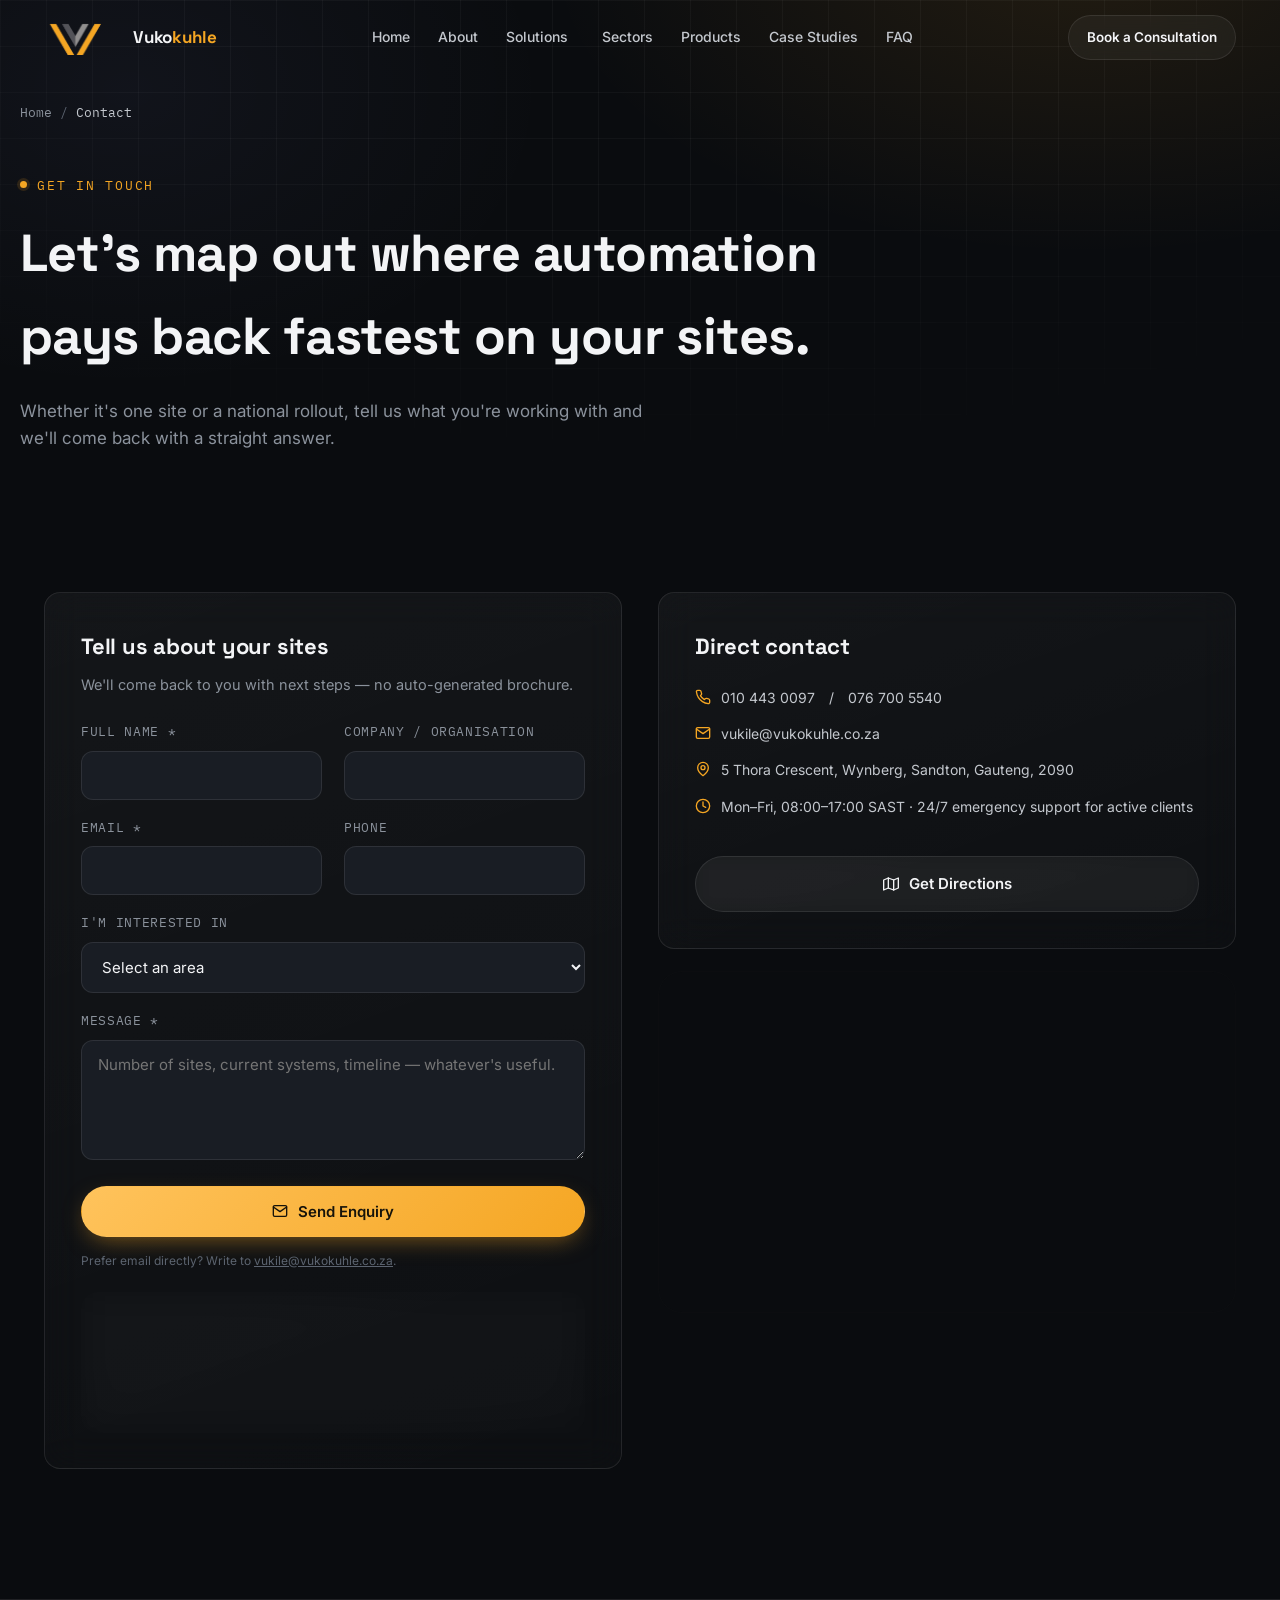
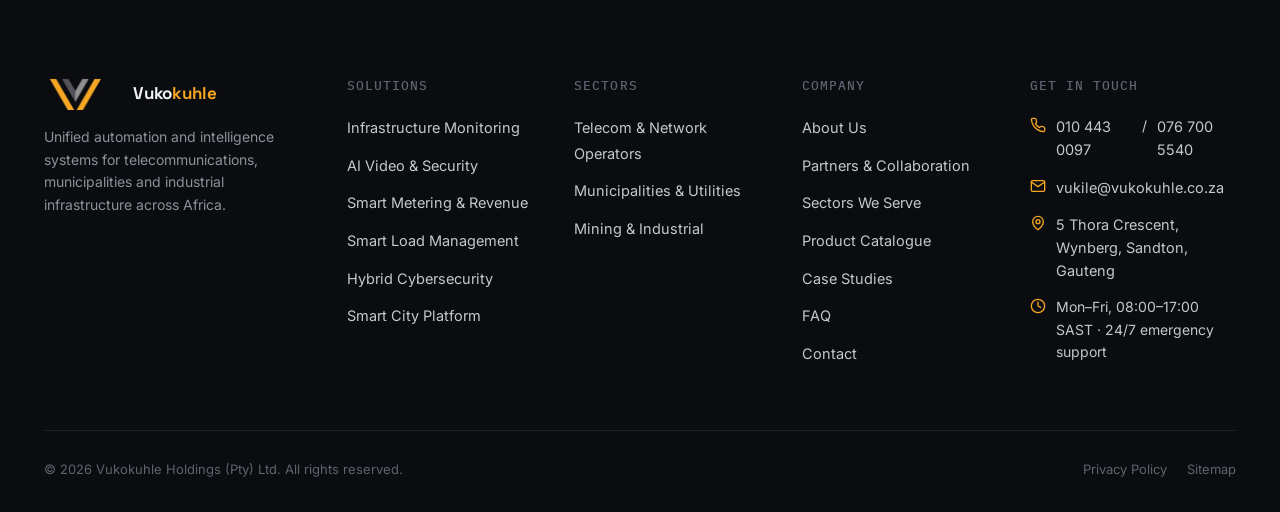
<file: contact.html>
<!doctype html>
<html lang="en-ZA">
<head>
<meta charset="UTF-8">
  <meta name="viewport" content="width=device-width, initial-scale=1.0">
  <title>Contact Us | Vukokuhle Holdings — Sandton, Gauteng</title>
  <meta name="description" content="Get in touch with Vukokuhle Holdings for smart infrastructure monitoring, AI video security, smart metering and cybersecurity solutions. Call, email, or visit our Sandton office.">
  <meta name="robots" content="index, follow">
  <link rel="canonical" href="https://www.vukokuhle.co.za/contact.html">

  <!-- Open Graph -->
  <meta property="og:type" content="website">
  <meta property="og:site_name" content="Vukokuhle Holdings">
  <meta property="og:title" content="Contact Us | Vukokuhle Holdings — Sandton, Gauteng">
  <meta property="og:description" content="Get in touch with Vukokuhle Holdings for smart infrastructure monitoring, AI video security, smart metering and cybersecurity solutions. Call, email, or visit our Sandton office.">
  <meta property="og:url" content="https://www.vukokuhle.co.za/contact.html">
  <meta property="og:image" content="https://www.vukokuhle.co.za/assets/images/og-image.jpg">
  <meta property="og:image:width" content="1200">
  <meta property="og:image:height" content="630">
  <meta property="og:locale" content="en_ZA">

  <!-- Twitter -->
  <meta name="twitter:card" content="summary_large_image">
  <meta name="twitter:title" content="Contact Us | Vukokuhle Holdings — Sandton, Gauteng">
  <meta name="twitter:description" content="Get in touch with Vukokuhle Holdings for smart infrastructure monitoring, AI video security, smart metering and cybersecurity solutions. Call, email, or visit our Sandton office.">
  <meta name="twitter:image" content="https://www.vukokuhle.co.za/assets/images/og-image.jpg">

  <link rel="icon" href="assets/favicon/favicon.ico" sizes="any">
  <link rel="icon" type="image/png" sizes="32x32" href="assets/favicon/favicon-32.png">
  <link rel="icon" type="image/png" sizes="192x192" href="assets/favicon/favicon-192.png">
  <link rel="apple-touch-icon" href="assets/favicon/apple-touch-icon.png">
  <link rel="manifest" href="site.webmanifest">
  <meta name="theme-color" content="#0a0c0f">

  <link rel="preconnect" href="https://fonts.googleapis.com">
  <link rel="preconnect" href="https://fonts.gstatic.com" crossorigin>
  <link href="https://fonts.googleapis.com/css2?family=Space+Grotesk:wght@500;600;700&family=Inter:wght@400;500;600;700;800&family=IBM+Plex+Mono:wght@400;500&display=swap" rel="stylesheet">

  <link rel="stylesheet" href="assets/css/style.css">


<script type="application/ld+json">{
  "@context":"https://schema.org",
  "@type":"Organization",
  "@id":"https://www.vukokuhle.co.za/#organization",
  "name":"Vukokuhle Holdings (Pty) Ltd",
  "url":"https://www.vukokuhle.co.za/",
  "logo":"https://www.vukokuhle.co.za/assets/images/logo-icon.png",
  "image":"https://www.vukokuhle.co.za/assets/images/og-image.jpg",
  "telephone":"+27104430097",
  "email":"vukile@vukokuhle.co.za",
  "foundingDate":"2011",
  "founder":{"@type":"Person","name":"Vukile (Muzuvukile) Nontlanga"},
  "address":{"@type":"PostalAddress","streetAddress":"5 Thora Crescent","addressLocality":"Sandton","addressRegion":"Gauteng","postalCode":"2090","addressCountry":"ZA"},
  "sameAs":["https://www.linkedin.com","https://www.facebook.com"]
}</script>
<script type="application/ld+json">{"@context":"https://schema.org","@type":"BreadcrumbList","itemListElement":[{"@type":"ListItem","position":1,"name":"Home","item":"https://www.vukokuhle.co.za/index.html"},{"@type":"ListItem","position":2,"name":"Contact","item":"https://www.vukokuhle.co.za/current"}]}</script>

  <!-- Google Analytics (GA4) — replace G-XXXXXXXXXX in gen/build.py with the real Measurement ID -->
  <script async src="https://www.googletagmanager.com/gtag/js?id=G-XXXXXXXXXX"></script>
  <script>
    window.dataLayer = window.dataLayer || [];
    function gtag(){dataLayer.push(arguments);}
    gtag('js', new Date());
    gtag('config', 'G-XXXXXXXXXX');
  </script>

</head>
<body class="">
  <a href="#main" class="skip-link">Skip to main content</a>
  <header class="site-header">
    <div class="container nav-inner">
      <a href="index.html" class="brand" aria-label="Vukokuhle Holdings home">
        <img src="assets/images/logo-icon.png" alt="" width="34" height="21">
        <span class="wordmark">Vuko<span>kuhle</span></span>
      </a>
      <nav aria-label="Primary">
        <ul class="nav-links"><li><a href="index.html">Home</a></li><li><a href="about.html">About</a></li><li class="has-dropdown">
              <a href="solutions.html">Solutions <svg viewBox="0 0 24 24" fill="none" stroke="currentColor" stroke-width="2" stroke-linecap="round" stroke-linejoin="round"><path d="m6 9 6 6 6-6"/></svg></a>
              <div class="dropdown glass"><a href="solutions.html#infrastructure-monitoring">Infrastructure Monitoring<small>NEO platform, IIoT gateways & sensors</small></a><a href="solutions.html#ai-video-security">AI Video & Security<small>Axxon One VMS, analytics, facial recognition</small></a><a href="solutions.html#smart-metering">Smart Metering & Revenue<small>STS meters, vending, revenue recovery</small></a><a href="solutions.html#load-management">Smart Load Management<small>Load-shedding control & consumer insight</small></a><a href="solutions.html#cybersecurity">Hybrid Cybersecurity<small>IT, OT & SCADA protection</small></a><a href="solutions.html#smart-city">Smart City Platform<small>One unified municipal platform</small></a></div>
            </li><li><a href="sectors.html">Sectors</a></li><li><a href="products.html">Products</a></li><li><a href="case-studies.html">Case Studies</a></li><li><a href="faq.html">FAQ</a></li></ul>
      </nav>
      <div class="nav-actions">
        <a class="nav-phone" href="tel:+27104430097"><svg viewBox="0 0 24 24" fill="none" stroke="currentColor" stroke-width="2" stroke-linecap="round" stroke-linejoin="round"><path d="M22 16.92v3a2 2 0 0 1-2.18 2 19.79 19.79 0 0 1-8.63-3.07 19.5 19.5 0 0 1-6-6 19.79 19.79 0 0 1-3.07-8.67A2 2 0 0 1 4.11 2h3a2 2 0 0 1 2 1.72c.127.96.361 1.903.7 2.81a2 2 0 0 1-.45 2.11L8.09 9.91a16 16 0 0 0 6 6l1.27-1.27a2 2 0 0 1 2.11-.45c.907.339 1.85.573 2.81.7A2 2 0 0 1 22 16.92z"/></svg> 010 443 0097</a>
        <a class="btn btn-ghost" href="contact.html">Book a Consultation</a>
        <button class="nav-toggle" aria-label="Toggle menu" aria-expanded="false"><span></span><span></span><span></span></button>
      </div>
    </div>
    <div class="mobile-panel">
      <a href="index.html">Home <svg viewBox="0 0 24 24" fill="none" stroke="currentColor" stroke-width="2" stroke-linecap="round" stroke-linejoin="round"><path d="M7 17 17 7M7 7h10v10"/></svg></a><a href="about.html">About <svg viewBox="0 0 24 24" fill="none" stroke="currentColor" stroke-width="2" stroke-linecap="round" stroke-linejoin="round"><path d="M7 17 17 7M7 7h10v10"/></svg></a><a href="solutions.html">Solutions <svg viewBox="0 0 24 24" fill="none" stroke="currentColor" stroke-width="2" stroke-linecap="round" stroke-linejoin="round"><path d="M7 17 17 7M7 7h10v10"/></svg></a><div class="mobile-sub"><a href="solutions.html#infrastructure-monitoring">Infrastructure Monitoring</a><a href="solutions.html#ai-video-security">AI Video & Security</a><a href="solutions.html#smart-metering">Smart Metering & Revenue</a><a href="solutions.html#load-management">Smart Load Management</a><a href="solutions.html#cybersecurity">Hybrid Cybersecurity</a><a href="solutions.html#smart-city">Smart City Platform</a></div><a href="sectors.html">Sectors <svg viewBox="0 0 24 24" fill="none" stroke="currentColor" stroke-width="2" stroke-linecap="round" stroke-linejoin="round"><path d="M7 17 17 7M7 7h10v10"/></svg></a><a href="products.html">Products <svg viewBox="0 0 24 24" fill="none" stroke="currentColor" stroke-width="2" stroke-linecap="round" stroke-linejoin="round"><path d="M7 17 17 7M7 7h10v10"/></svg></a><a href="case-studies.html">Case Studies <svg viewBox="0 0 24 24" fill="none" stroke="currentColor" stroke-width="2" stroke-linecap="round" stroke-linejoin="round"><path d="M7 17 17 7M7 7h10v10"/></svg></a><a href="faq.html">FAQ <svg viewBox="0 0 24 24" fill="none" stroke="currentColor" stroke-width="2" stroke-linecap="round" stroke-linejoin="round"><path d="M7 17 17 7M7 7h10v10"/></svg></a>
      <a class="btn btn-primary btn-block" href="contact.html">Book a Consultation</a>
    </div>
  </header>
  <main id="main">

  <nav class="breadcrumbs container" aria-label="Breadcrumb"><ol><li><a href="index.html">Home</a></li><li class="sep">/</li><li aria-current="page">Contact</li></ol></nav>
  <section class="page-hero container reveal">
    <span class="eyebrow">Get In Touch</span>
    <h1>Let's map out where automation pays back fastest on your sites.</h1>
    <p class="lede">Whether it's one site or a national rollout, tell us what you're working with and we'll come back with a straight answer.</p>
  </section>
  <section class="section section-tight">
    <div class="container contact-grid">
      <div class="reveal"><div class="glass" style="padding:36px;">
      <h2 style="font-size:22px;">Tell us about your sites</h2>
      <p style="color:var(--muted);margin-top:8px;font-size:14.5px;">We'll come back to you with next steps — no auto-generated brochure.</p>
      <form id="contact-form" action="https://formspree.io/f/YOUR_FORM_ID" method="POST" style="margin-top:26px;" novalidate>
        <input type="hidden" name="_subject" value="New website enquiry — Vukokuhle Holdings">
        <input type="text" name="_gotcha" style="display:none" tabindex="-1" autocomplete="off">
        <div class="grid grid-2">
          <div class="form-field"><label for="name">Full Name *</label><input type="text" id="name" name="name" required autocomplete="name"></div>
          <div class="form-field"><label for="company">Company / Organisation</label><input type="text" id="company" name="company" autocomplete="organization"></div>
        </div>
        <div class="grid grid-2">
          <div class="form-field"><label for="email">Email *</label><input type="email" id="email" name="email" required autocomplete="email"></div>
          <div class="form-field"><label for="phone">Phone</label><input type="tel" id="phone" name="phone" autocomplete="tel"></div>
        </div>
        <div class="form-field">
          <label for="interest">I'm interested in</label>
          <select id="interest" name="interest">
            <option value="">Select an area</option>
            <option>Infrastructure Monitoring</option>
            <option>AI Video &amp; Security</option>
            <option>Smart Metering &amp; Revenue</option>
            <option>Smart Load Management</option>
            <option>Hybrid Cybersecurity</option>
            <option>Smart City Platform</option>
            <option>Not sure yet</option>
          </select>
        </div>
        <div class="form-field"><label for="message">Message *</label><textarea id="message" name="message" required placeholder="Number of sites, current systems, timeline — whatever's useful."></textarea></div>
        <p id="form-error" role="alert" style="display:none;color:#ff8a8a;font-size:13.5px;margin-bottom:14px;">Please fill in your name, email and message before sending.</p>
        <button type="submit" class="btn btn-primary btn-block" id="form-submit-btn"><svg viewBox="0 0 24 24" fill="none" stroke="currentColor" stroke-width="2" stroke-linecap="round" stroke-linejoin="round"><rect x="2" y="4" width="20" height="16" rx="2"/><path d="m22 6-10 7L2 6"/></svg> Send Enquiry</button>
        <p id="form-confirm" class="form-confirm" role="status" hidden><svg viewBox="0 0 24 24" fill="none" stroke="currentColor" stroke-width="2" stroke-linecap="round" stroke-linejoin="round"><path d="M20 6 9 17l-5-5"/></svg> Thanks — your enquiry has been sent. We'll come back to you within one business day.</p>
      </form>
      <p style="font-size:12px;color:var(--muted-2);margin-top:14px;">Prefer email directly? Write to <a href="mailto:vukile@vukokuhle.co.za" style="color:var(--muted-2);text-decoration:underline;">vukile@vukokuhle.co.za</a>.</p>
      <div class="response-promise glass">
        <span class="icon"><svg viewBox="0 0 24 24" fill="none" stroke="currentColor" stroke-width="2" stroke-linecap="round" stroke-linejoin="round"><circle cx="12" cy="12" r="10"/><path d="M12 6v6l4 2"/></svg></span>
        <div>
          <h4>Our response time promise</h4>
          <p>We aim to respond to every enquiry within one business day. Clients on an active support agreement reach our 24/7 nationwide technical desk directly for urgent site issues.</p>
        </div>
      </div>
    </div></div>
      <div class="reveal" style="transition-delay:.08s;"><div>
      <div class="glass" style="padding:36px;">
        <h2 style="font-size:22px;">Direct contact</h2>
        <ul class="footer-contact" style="margin-top:22px;">
          <li><svg viewBox="0 0 24 24" fill="none" stroke="currentColor" stroke-width="2" stroke-linecap="round" stroke-linejoin="round"><path d="M22 16.92v3a2 2 0 0 1-2.18 2 19.79 19.79 0 0 1-8.63-3.07 19.5 19.5 0 0 1-6-6 19.79 19.79 0 0 1-3.07-8.67A2 2 0 0 1 4.11 2h3a2 2 0 0 1 2 1.72c.127.96.361 1.903.7 2.81a2 2 0 0 1-.45 2.11L8.09 9.91a16 16 0 0 0 6 6l1.27-1.27a2 2 0 0 1 2.11-.45c.907.339 1.85.573 2.81.7A2 2 0 0 1 22 16.92z"/></svg> <a href="tel:+27104430097">010 443 0097</a> &nbsp;/&nbsp; <a href="tel:+27767005540">076 700 5540</a></li>
          <li><svg viewBox="0 0 24 24" fill="none" stroke="currentColor" stroke-width="2" stroke-linecap="round" stroke-linejoin="round"><rect x="2" y="4" width="20" height="16" rx="2"/><path d="m22 6-10 7L2 6"/></svg> <a href="mailto:vukile@vukokuhle.co.za">vukile@vukokuhle.co.za</a></li>
          <li><svg viewBox="0 0 24 24" fill="none" stroke="currentColor" stroke-width="2" stroke-linecap="round" stroke-linejoin="round"><path d="M20 10c0 6-8 12-8 12s-8-6-8-12a8 8 0 0 1 16 0Z"/><circle cx="12" cy="10" r="3"/></svg> <a href="https://www.google.com/maps/dir/?api=1&destination=5+Thora+Crescent+Wynberg+Sandton+Gauteng+South+Africa" target="_blank" rel="noopener">5 Thora Crescent, Wynberg, Sandton, Gauteng, 2090</a></li>
          <li><svg viewBox="0 0 24 24" fill="none" stroke="currentColor" stroke-width="2" stroke-linecap="round" stroke-linejoin="round"><circle cx="12" cy="12" r="10"/><path d="M12 6v6l4 2"/></svg> Mon–Fri, 08:00–17:00 SAST · 24/7 emergency support for active clients</li>
        </ul>
        <a href="https://www.google.com/maps/dir/?api=1&destination=5+Thora+Crescent+Wynberg+Sandton+Gauteng+South+Africa" target="_blank" rel="noopener" class="btn btn-ghost btn-block" style="margin-top:24px;"><svg viewBox="0 0 24 24" fill="none" stroke="currentColor" stroke-width="2" stroke-linecap="round" stroke-linejoin="round"><path d="m1 6 7-3 8 3 7-3v15l-7 3-8-3-7 3Z"/><path d="M8 3v15M16 6v15"/></svg> Get Directions</a>
      </div>
      <div class="map-frame" style="margin-top:22px;">
        <iframe src="https://maps.google.com/maps?q=5+Thora+Crescent+Wynberg+Sandton+Gauteng+South+Africa&t=&z=15&ie=UTF8&iwloc=&output=embed" loading="lazy" referrerpolicy="no-referrer-when-downgrade" title="Map showing Vukokuhle Holdings office location in Wynberg, Sandton"></iframe>
      </div>
    </div></div>
    </div>
  </section>

  </main>
  <footer class="site-footer">
    <div class="container">
      <div class="footer-top">
        <div class="footer-brand">
          <a href="index.html" class="brand"><img src="assets/images/logo-icon.png" alt="" width="34" height="21"><span class="wordmark">Vuko<span>kuhle</span></span></a>
          <p>Unified automation and intelligence systems for telecommunications, municipalities and industrial infrastructure across Africa.</p>
        </div>
        <div class="footer-col">
          <h4>Solutions</h4>
          <ul><li><a href="solutions.html#infrastructure-monitoring">Infrastructure Monitoring</a></li><li><a href="solutions.html#ai-video-security">AI Video & Security</a></li><li><a href="solutions.html#smart-metering">Smart Metering & Revenue</a></li><li><a href="solutions.html#load-management">Smart Load Management</a></li><li><a href="solutions.html#cybersecurity">Hybrid Cybersecurity</a></li><li><a href="solutions.html#smart-city">Smart City Platform</a></li></ul>
        </div>
        <div class="footer-col">
          <h4>Sectors</h4>
          <ul><li><a href="sectors.html#telecom">Telecom & Network Operators</a></li><li><a href="sectors.html#municipalities">Municipalities & Utilities</a></li><li><a href="sectors.html#mining">Mining & Industrial</a></li></ul>
        </div>
        <div class="footer-col">
          <h4>Company</h4>
          <ul><li><a href="about.html">About Us</a></li><li><a href="index.html#partners">Partners & Collaboration</a></li><li><a href="sectors.html">Sectors We Serve</a></li><li><a href="products.html">Product Catalogue</a></li><li><a href="case-studies.html">Case Studies</a></li><li><a href="faq.html">FAQ</a></li><li><a href="contact.html">Contact</a></li></ul>
        </div>
        <div class="footer-col">
          <h4>Get In Touch</h4>
          <ul class="footer-contact">
            <li><svg viewBox="0 0 24 24" fill="none" stroke="currentColor" stroke-width="2" stroke-linecap="round" stroke-linejoin="round"><path d="M22 16.92v3a2 2 0 0 1-2.18 2 19.79 19.79 0 0 1-8.63-3.07 19.5 19.5 0 0 1-6-6 19.79 19.79 0 0 1-3.07-8.67A2 2 0 0 1 4.11 2h3a2 2 0 0 1 2 1.72c.127.96.361 1.903.7 2.81a2 2 0 0 1-.45 2.11L8.09 9.91a16 16 0 0 0 6 6l1.27-1.27a2 2 0 0 1 2.11-.45c.907.339 1.85.573 2.81.7A2 2 0 0 1 22 16.92z"/></svg> <a href="tel:+27104430097">010 443 0097</a> / <a href="tel:+27767005540">076 700 5540</a></li>
            <li><svg viewBox="0 0 24 24" fill="none" stroke="currentColor" stroke-width="2" stroke-linecap="round" stroke-linejoin="round"><rect x="2" y="4" width="20" height="16" rx="2"/><path d="m22 6-10 7L2 6"/></svg> <a href="mailto:vukile@vukokuhle.co.za">vukile@vukokuhle.co.za</a></li>
            <li><svg viewBox="0 0 24 24" fill="none" stroke="currentColor" stroke-width="2" stroke-linecap="round" stroke-linejoin="round"><path d="M20 10c0 6-8 12-8 12s-8-6-8-12a8 8 0 0 1 16 0Z"/><circle cx="12" cy="10" r="3"/></svg> <a href="https://www.google.com/maps/dir/?api=1&destination=5+Thora+Crescent+Wynberg+Sandton+Gauteng+South+Africa" target="_blank" rel="noopener">5 Thora Crescent, Wynberg, Sandton, Gauteng</a></li>
            <li><svg viewBox="0 0 24 24" fill="none" stroke="currentColor" stroke-width="2" stroke-linecap="round" stroke-linejoin="round"><circle cx="12" cy="12" r="10"/><path d="M12 6v6l4 2"/></svg> Mon–Fri, 08:00–17:00 SAST · 24/7 emergency support</li>
          </ul>
        </div>
      </div>
      <div class="footer-bottom">
        <span>© <span data-year></span> Vukokuhle Holdings (Pty) Ltd. All rights reserved.</span>
        <div class="legal-links">
          <a href="privacy-policy.html">Privacy Policy</a>
          <a href="sitemap.xml">Sitemap</a>
        </div>
      </div>
    </div>
  </footer>
  <div class="mobile-sticky-cta">
    <a class="call" href="tel:+27104430097"><svg viewBox="0 0 24 24" fill="none" stroke="currentColor" stroke-width="2" stroke-linecap="round" stroke-linejoin="round"><path d="M22 16.92v3a2 2 0 0 1-2.18 2 19.79 19.79 0 0 1-8.63-3.07 19.5 19.5 0 0 1-6-6 19.79 19.79 0 0 1-3.07-8.67A2 2 0 0 1 4.11 2h3a2 2 0 0 1 2 1.72c.127.96.361 1.903.7 2.81a2 2 0 0 1-.45 2.11L8.09 9.91a16 16 0 0 0 6 6l1.27-1.27a2 2 0 0 1 2.11-.45c.907.339 1.85.573 2.81.7A2 2 0 0 1 22 16.92z"/></svg> Call Us</a>
    <a class="quote" href="contact.html"><svg viewBox="0 0 24 24" fill="none" stroke="currentColor" stroke-width="2" stroke-linecap="round" stroke-linejoin="round"><path d="M5 12h14M13 6l6 6-6 6"/></svg> Get a Quote</a>
  </div>
  <script src="assets/js/main.js"></script>
</body>
</html>
</file>
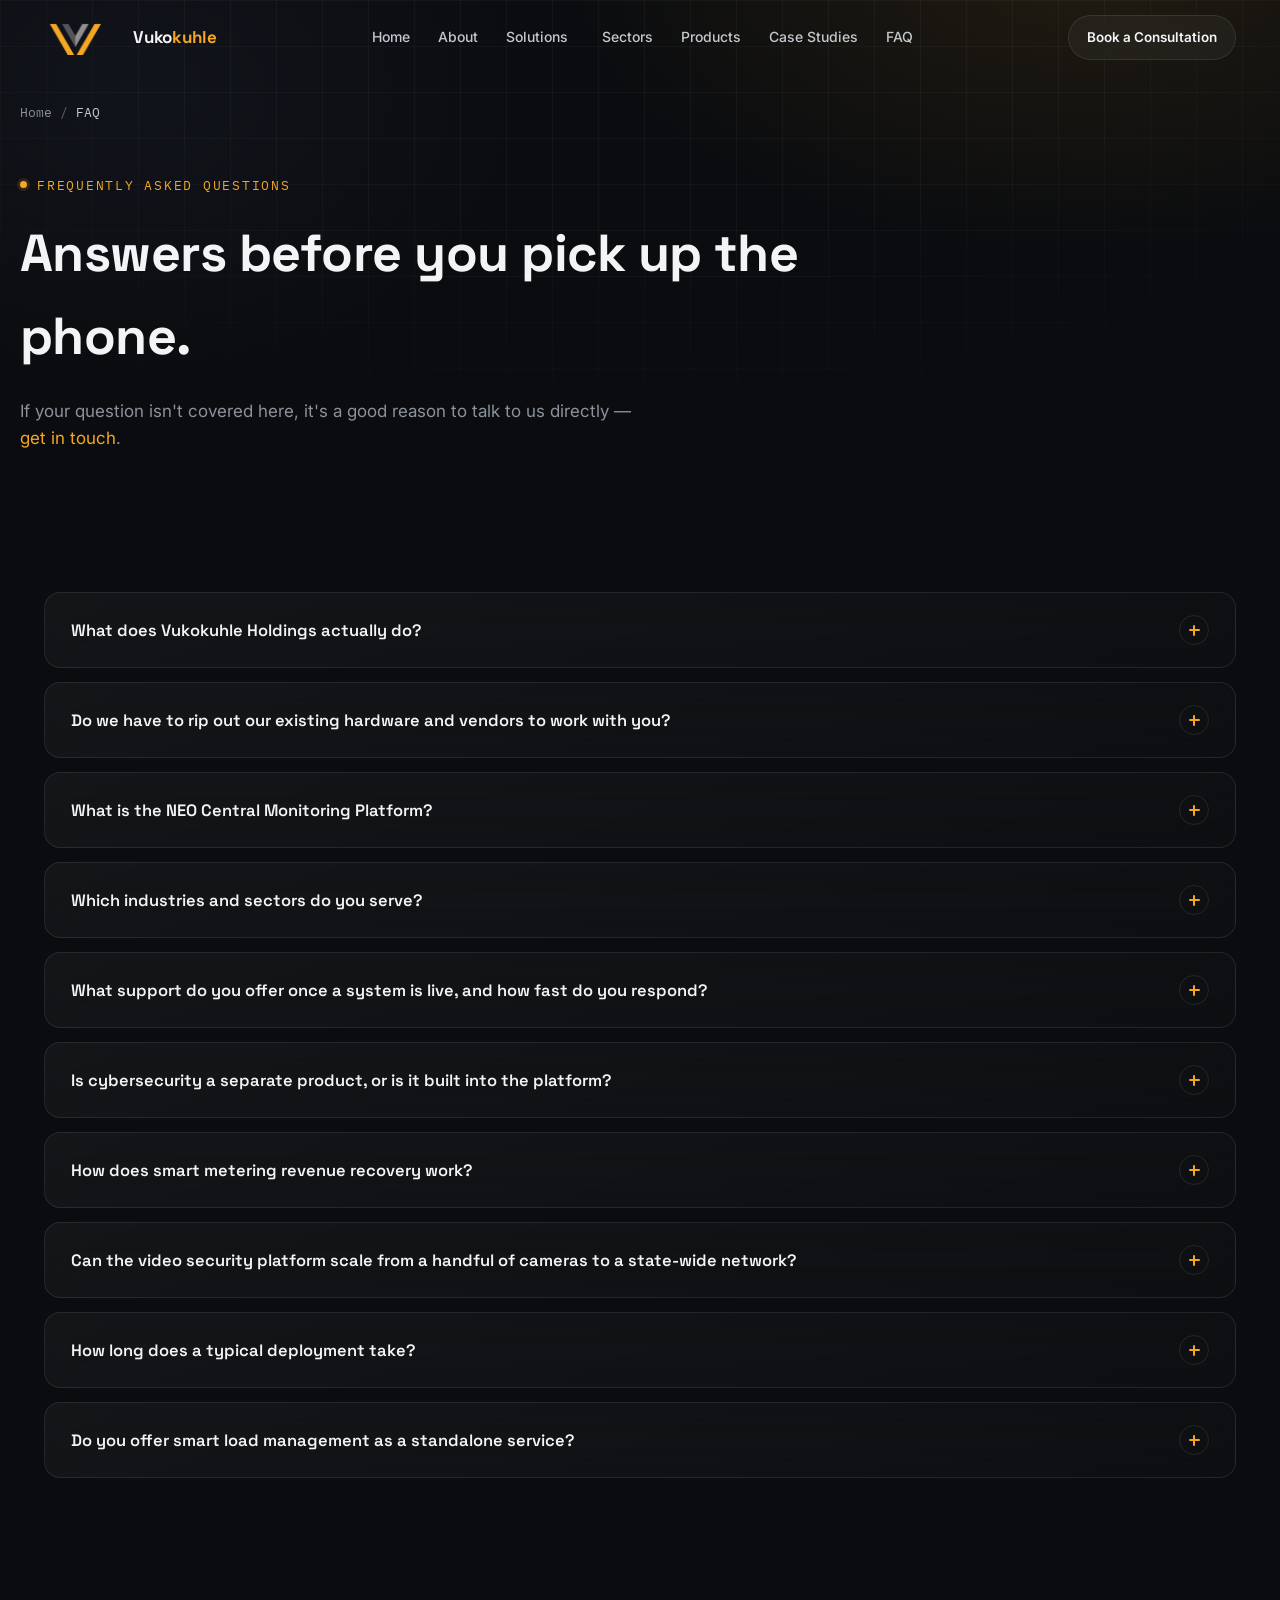
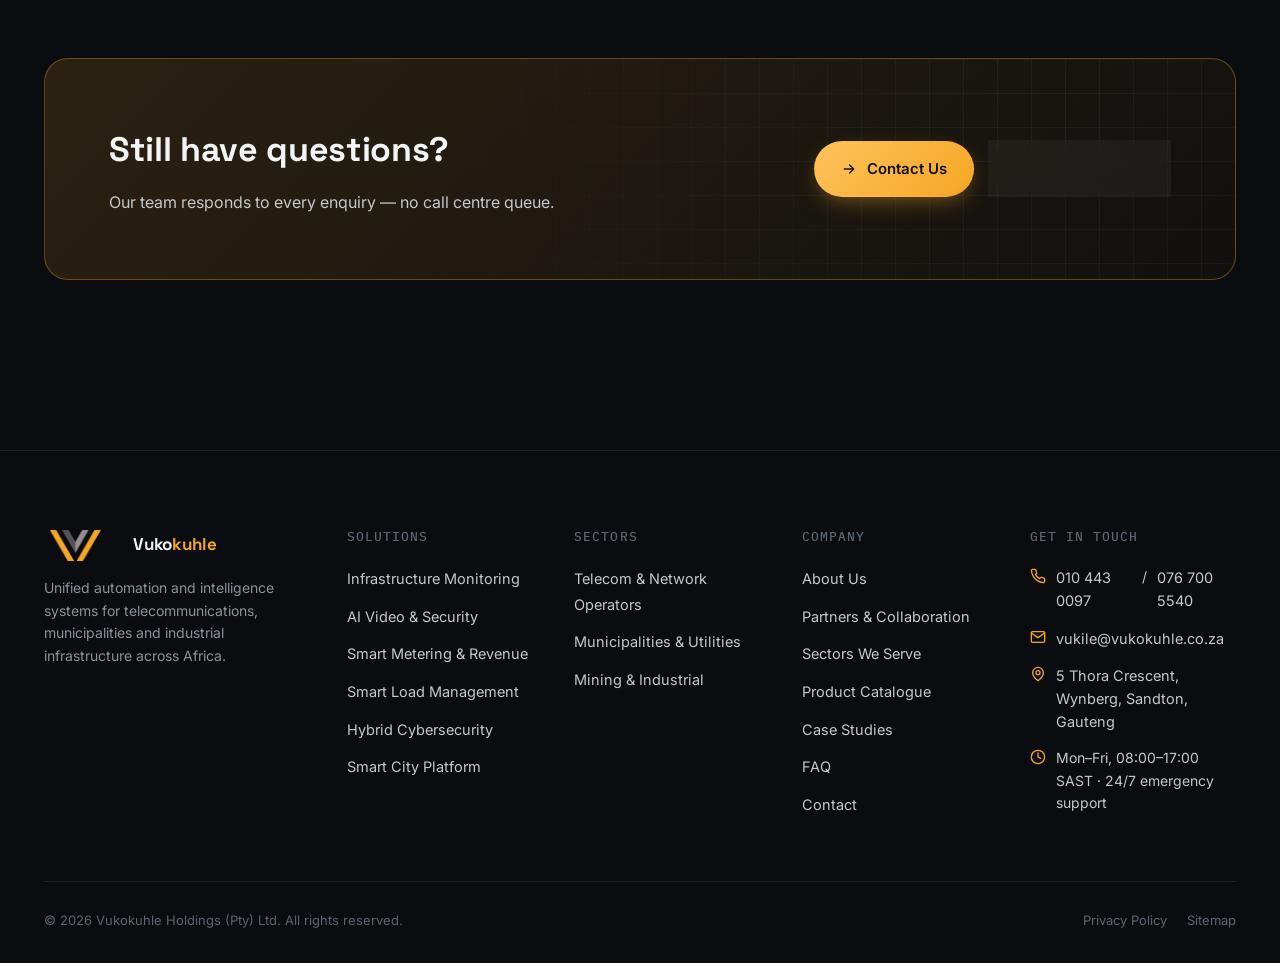
<file: faq.html>
<!doctype html>
<html lang="en-ZA">
<head>
<meta charset="UTF-8">
  <meta name="viewport" content="width=device-width, initial-scale=1.0">
  <title>FAQ | Vukokuhle Holdings — Smart Infrastructure & Automation</title>
  <meta name="description" content="Answers to common questions about Vukokuhle Holdings' infrastructure monitoring, smart metering, AI video security, cybersecurity and support commitments.">
  <meta name="robots" content="index, follow">
  <link rel="canonical" href="https://www.vukokuhle.co.za/faq.html">

  <!-- Open Graph -->
  <meta property="og:type" content="website">
  <meta property="og:site_name" content="Vukokuhle Holdings">
  <meta property="og:title" content="FAQ | Vukokuhle Holdings — Smart Infrastructure & Automation">
  <meta property="og:description" content="Answers to common questions about Vukokuhle Holdings' infrastructure monitoring, smart metering, AI video security, cybersecurity and support commitments.">
  <meta property="og:url" content="https://www.vukokuhle.co.za/faq.html">
  <meta property="og:image" content="https://www.vukokuhle.co.za/assets/images/og-image.jpg">
  <meta property="og:image:width" content="1200">
  <meta property="og:image:height" content="630">
  <meta property="og:locale" content="en_ZA">

  <!-- Twitter -->
  <meta name="twitter:card" content="summary_large_image">
  <meta name="twitter:title" content="FAQ | Vukokuhle Holdings — Smart Infrastructure & Automation">
  <meta name="twitter:description" content="Answers to common questions about Vukokuhle Holdings' infrastructure monitoring, smart metering, AI video security, cybersecurity and support commitments.">
  <meta name="twitter:image" content="https://www.vukokuhle.co.za/assets/images/og-image.jpg">

  <link rel="icon" href="assets/favicon/favicon.ico" sizes="any">
  <link rel="icon" type="image/png" sizes="32x32" href="assets/favicon/favicon-32.png">
  <link rel="icon" type="image/png" sizes="192x192" href="assets/favicon/favicon-192.png">
  <link rel="apple-touch-icon" href="assets/favicon/apple-touch-icon.png">
  <link rel="manifest" href="site.webmanifest">
  <meta name="theme-color" content="#0a0c0f">

  <link rel="preconnect" href="https://fonts.googleapis.com">
  <link rel="preconnect" href="https://fonts.gstatic.com" crossorigin>
  <link href="https://fonts.googleapis.com/css2?family=Space+Grotesk:wght@500;600;700&family=Inter:wght@400;500;600;700;800&family=IBM+Plex+Mono:wght@400;500&display=swap" rel="stylesheet">

  <link rel="stylesheet" href="assets/css/style.css">


<script type="application/ld+json">{
  "@context":"https://schema.org",
  "@type":"Organization",
  "@id":"https://www.vukokuhle.co.za/#organization",
  "name":"Vukokuhle Holdings (Pty) Ltd",
  "url":"https://www.vukokuhle.co.za/",
  "logo":"https://www.vukokuhle.co.za/assets/images/logo-icon.png",
  "image":"https://www.vukokuhle.co.za/assets/images/og-image.jpg",
  "telephone":"+27104430097",
  "email":"vukile@vukokuhle.co.za",
  "foundingDate":"2011",
  "founder":{"@type":"Person","name":"Vukile (Muzuvukile) Nontlanga"},
  "address":{"@type":"PostalAddress","streetAddress":"5 Thora Crescent","addressLocality":"Sandton","addressRegion":"Gauteng","postalCode":"2090","addressCountry":"ZA"},
  "sameAs":["https://www.linkedin.com","https://www.facebook.com"]
}</script>
<script type="application/ld+json">{"@context":"https://schema.org","@type":"BreadcrumbList","itemListElement":[{"@type":"ListItem","position":1,"name":"Home","item":"https://www.vukokuhle.co.za/index.html"},{"@type":"ListItem","position":2,"name":"FAQ","item":"https://www.vukokuhle.co.za/current"}]}</script>
<script type="application/ld+json">{"@context":"https://schema.org","@type":"FAQPage","mainEntity":[{"@type":"Question","name":"What does Vukokuhle Holdings actually do?","acceptedAnswer":{"@type":"Answer","text":"We build and operate a unified automation and intelligence platform for telecommunications, municipal and industrial infrastructure. In practice that means remote site monitoring, AI-powered video security, smart metering and revenue recovery, load management, and hybrid IT/OT cybersecurity — all visible from one central dashboard (NEO) instead of separate systems for each vendor."}},{"@type":"Question","name":"Do we have to rip out our existing hardware and vendors to work with you?","acceptedAnswer":{"@type":"Answer","text":"No. Our platform is vendor-agnostic by design — it integrates with the cameras, meters, sensors and controllers you already have via open protocols (BACnet, Modbus, OPC, SNMP, HTTP/gRPC APIs) rather than forcing a single proprietary ecosystem. Where new hardware genuinely adds value, we'll say so; where it doesn't, we'll connect what's already on site."}},{"@type":"Question","name":"What is the NEO Central Monitoring Platform?","acceptedAnswer":{"@type":"Answer","text":"NEO is our cloud-based, single-pane dashboard that consolidates live alarms, device status and multi-site views across power, environmental, access control and utility systems. It gives operations, security and management teams role-based access and reporting from one interface instead of stitching together separate vendor portals."}},{"@type":"Question","name":"Which industries and sectors do you serve?","acceptedAnswer":{"@type":"Answer","text":"Primarily telecommunications and network operators (tower sites, fibre networks, data centres), municipalities and utilities (smart metering, revenue recovery, water and electricity services), and mining or industrial operators that need AI surveillance, environmental monitoring and SCADA-level cybersecurity. See our Sectors page for the specifics of each."}},{"@type":"Question","name":"What support do you offer once a system is live, and how fast do you respond?","acceptedAnswer":{"@type":"Answer","text":"Our technicians provide 24/7 nationwide on-site and remote support, covering diagnostics, repairs, replacements and technical advice to keep systems at continuous operational uptime. Response-time commitments are confirmed per contract based on site criticality and SLA tier — ask us for the specific terms during your consultation."}},{"@type":"Question","name":"Is cybersecurity a separate product, or is it built into the platform?","acceptedAnswer":{"@type":"Answer","text":"Cybersecurity is built in rather than bolted on. Because our monitoring and metering systems span IT, OT and SCADA environments, we apply encrypted communications, vulnerability assessments and managed security services across the same infrastructure we're already monitoring — not as an isolated add-on."}},{"@type":"Question","name":"How does smart metering revenue recovery work?","acceptedAnswer":{"@type":"Answer","text":"Our STS6-compliant, ISO 27001-certified vending platform handles prepaid and postpaid billing, automatic meter reading (AMR), tamper detection with instant notifications, and tiered vending that can target historical debt for recovery — with municipal collection support where required."}},{"@type":"Question","name":"Can the video security platform scale from a handful of cameras to a state-wide network?","acceptedAnswer":{"@type":"Answer","text":"Yes. The Axxon One-based platform we deploy is built on a hybrid, fault-tolerant architecture that scales from single-site deployments to vast, nationwide surveillance networks without a redesign, with live failover clusters to avoid downtime during updates."}},{"@type":"Question","name":"How long does a typical deployment take?","acceptedAnswer":{"@type":"Answer","text":"It depends on scope — a single-site monitoring rollout can be live in a few weeks, while a multi-site or municipal-wide deployment is phased over months. During your consultation we'll map your site count, existing hardware and integration needs into a realistic timeline before any commitment."}},{"@type":"Question","name":"Do you offer smart load management as a standalone service?","acceptedAnswer":{"@type":"Answer","text":"Yes. Our smart load management system can be deployed on its own to control load flow during load-shedding events, protect critical infrastructure from repeated power cycling, and give consumers real-time energy usage feedback — or combined with our wider metering and monitoring stack."}}]}</script>

  <!-- Google Analytics (GA4) — replace G-XXXXXXXXXX in gen/build.py with the real Measurement ID -->
  <script async src="https://www.googletagmanager.com/gtag/js?id=G-XXXXXXXXXX"></script>
  <script>
    window.dataLayer = window.dataLayer || [];
    function gtag(){dataLayer.push(arguments);}
    gtag('js', new Date());
    gtag('config', 'G-XXXXXXXXXX');
  </script>

</head>
<body class="">
  <a href="#main" class="skip-link">Skip to main content</a>
  <header class="site-header">
    <div class="container nav-inner">
      <a href="index.html" class="brand" aria-label="Vukokuhle Holdings home">
        <img src="assets/images/logo-icon.png" alt="" width="34" height="21">
        <span class="wordmark">Vuko<span>kuhle</span></span>
      </a>
      <nav aria-label="Primary">
        <ul class="nav-links"><li><a href="index.html">Home</a></li><li><a href="about.html">About</a></li><li class="has-dropdown">
              <a href="solutions.html">Solutions <svg viewBox="0 0 24 24" fill="none" stroke="currentColor" stroke-width="2" stroke-linecap="round" stroke-linejoin="round"><path d="m6 9 6 6 6-6"/></svg></a>
              <div class="dropdown glass"><a href="solutions.html#infrastructure-monitoring">Infrastructure Monitoring<small>NEO platform, IIoT gateways & sensors</small></a><a href="solutions.html#ai-video-security">AI Video & Security<small>Axxon One VMS, analytics, facial recognition</small></a><a href="solutions.html#smart-metering">Smart Metering & Revenue<small>STS meters, vending, revenue recovery</small></a><a href="solutions.html#load-management">Smart Load Management<small>Load-shedding control & consumer insight</small></a><a href="solutions.html#cybersecurity">Hybrid Cybersecurity<small>IT, OT & SCADA protection</small></a><a href="solutions.html#smart-city">Smart City Platform<small>One unified municipal platform</small></a></div>
            </li><li><a href="sectors.html">Sectors</a></li><li><a href="products.html">Products</a></li><li><a href="case-studies.html">Case Studies</a></li><li><a href="faq.html" aria-current="page">FAQ</a></li></ul>
      </nav>
      <div class="nav-actions">
        <a class="nav-phone" href="tel:+27104430097"><svg viewBox="0 0 24 24" fill="none" stroke="currentColor" stroke-width="2" stroke-linecap="round" stroke-linejoin="round"><path d="M22 16.92v3a2 2 0 0 1-2.18 2 19.79 19.79 0 0 1-8.63-3.07 19.5 19.5 0 0 1-6-6 19.79 19.79 0 0 1-3.07-8.67A2 2 0 0 1 4.11 2h3a2 2 0 0 1 2 1.72c.127.96.361 1.903.7 2.81a2 2 0 0 1-.45 2.11L8.09 9.91a16 16 0 0 0 6 6l1.27-1.27a2 2 0 0 1 2.11-.45c.907.339 1.85.573 2.81.7A2 2 0 0 1 22 16.92z"/></svg> 010 443 0097</a>
        <a class="btn btn-ghost" href="contact.html">Book a Consultation</a>
        <button class="nav-toggle" aria-label="Toggle menu" aria-expanded="false"><span></span><span></span><span></span></button>
      </div>
    </div>
    <div class="mobile-panel">
      <a href="index.html">Home <svg viewBox="0 0 24 24" fill="none" stroke="currentColor" stroke-width="2" stroke-linecap="round" stroke-linejoin="round"><path d="M7 17 17 7M7 7h10v10"/></svg></a><a href="about.html">About <svg viewBox="0 0 24 24" fill="none" stroke="currentColor" stroke-width="2" stroke-linecap="round" stroke-linejoin="round"><path d="M7 17 17 7M7 7h10v10"/></svg></a><a href="solutions.html">Solutions <svg viewBox="0 0 24 24" fill="none" stroke="currentColor" stroke-width="2" stroke-linecap="round" stroke-linejoin="round"><path d="M7 17 17 7M7 7h10v10"/></svg></a><div class="mobile-sub"><a href="solutions.html#infrastructure-monitoring">Infrastructure Monitoring</a><a href="solutions.html#ai-video-security">AI Video & Security</a><a href="solutions.html#smart-metering">Smart Metering & Revenue</a><a href="solutions.html#load-management">Smart Load Management</a><a href="solutions.html#cybersecurity">Hybrid Cybersecurity</a><a href="solutions.html#smart-city">Smart City Platform</a></div><a href="sectors.html">Sectors <svg viewBox="0 0 24 24" fill="none" stroke="currentColor" stroke-width="2" stroke-linecap="round" stroke-linejoin="round"><path d="M7 17 17 7M7 7h10v10"/></svg></a><a href="products.html">Products <svg viewBox="0 0 24 24" fill="none" stroke="currentColor" stroke-width="2" stroke-linecap="round" stroke-linejoin="round"><path d="M7 17 17 7M7 7h10v10"/></svg></a><a href="case-studies.html">Case Studies <svg viewBox="0 0 24 24" fill="none" stroke="currentColor" stroke-width="2" stroke-linecap="round" stroke-linejoin="round"><path d="M7 17 17 7M7 7h10v10"/></svg></a><a href="faq.html">FAQ <svg viewBox="0 0 24 24" fill="none" stroke="currentColor" stroke-width="2" stroke-linecap="round" stroke-linejoin="round"><path d="M7 17 17 7M7 7h10v10"/></svg></a>
      <a class="btn btn-primary btn-block" href="contact.html">Book a Consultation</a>
    </div>
  </header>
  <main id="main">

  <nav class="breadcrumbs container" aria-label="Breadcrumb"><ol><li><a href="index.html">Home</a></li><li class="sep">/</li><li aria-current="page">FAQ</li></ol></nav>
  <section class="page-hero container reveal">
    <span class="eyebrow">Frequently Asked Questions</span>
    <h1>Answers before you pick up the phone.</h1>
    <p class="lede">If your question isn't covered here, it's a good reason to talk to us directly — <a href="contact.html" style="color:var(--amber);">get in touch</a>.</p>
  </section>
  <section class="section section-tight">
    <div class="container">
      <div class="faq-list"><div class="faq-item glass">
          <button class="faq-q" aria-expanded="false"><span>What does Vukokuhle Holdings actually do?</span><span class="plus"></span></button>
          <div class="faq-a"><div class="faq-a-inner"><p>We build and operate a unified automation and intelligence platform for telecommunications, municipal and industrial infrastructure. In practice that means remote site monitoring, AI-powered video security, smart metering and revenue recovery, load management, and hybrid IT/OT cybersecurity — all visible from one central dashboard (NEO) instead of separate systems for each vendor.</p></div></div>
        </div><div class="faq-item glass">
          <button class="faq-q" aria-expanded="false"><span>Do we have to rip out our existing hardware and vendors to work with you?</span><span class="plus"></span></button>
          <div class="faq-a"><div class="faq-a-inner"><p>No. Our platform is vendor-agnostic by design — it integrates with the cameras, meters, sensors and controllers you already have via open protocols (BACnet, Modbus, OPC, SNMP, HTTP/gRPC APIs) rather than forcing a single proprietary ecosystem. Where new hardware genuinely adds value, we'll say so; where it doesn't, we'll connect what's already on site.</p></div></div>
        </div><div class="faq-item glass">
          <button class="faq-q" aria-expanded="false"><span>What is the NEO Central Monitoring Platform?</span><span class="plus"></span></button>
          <div class="faq-a"><div class="faq-a-inner"><p>NEO is our cloud-based, single-pane dashboard that consolidates live alarms, device status and multi-site views across power, environmental, access control and utility systems. It gives operations, security and management teams role-based access and reporting from one interface instead of stitching together separate vendor portals.</p></div></div>
        </div><div class="faq-item glass">
          <button class="faq-q" aria-expanded="false"><span>Which industries and sectors do you serve?</span><span class="plus"></span></button>
          <div class="faq-a"><div class="faq-a-inner"><p>Primarily telecommunications and network operators (tower sites, fibre networks, data centres), municipalities and utilities (smart metering, revenue recovery, water and electricity services), and mining or industrial operators that need AI surveillance, environmental monitoring and SCADA-level cybersecurity. See our Sectors page for the specifics of each.</p></div></div>
        </div><div class="faq-item glass">
          <button class="faq-q" aria-expanded="false"><span>What support do you offer once a system is live, and how fast do you respond?</span><span class="plus"></span></button>
          <div class="faq-a"><div class="faq-a-inner"><p>Our technicians provide 24/7 nationwide on-site and remote support, covering diagnostics, repairs, replacements and technical advice to keep systems at continuous operational uptime. Response-time commitments are confirmed per contract based on site criticality and SLA tier — ask us for the specific terms during your consultation.</p></div></div>
        </div><div class="faq-item glass">
          <button class="faq-q" aria-expanded="false"><span>Is cybersecurity a separate product, or is it built into the platform?</span><span class="plus"></span></button>
          <div class="faq-a"><div class="faq-a-inner"><p>Cybersecurity is built in rather than bolted on. Because our monitoring and metering systems span IT, OT and SCADA environments, we apply encrypted communications, vulnerability assessments and managed security services across the same infrastructure we're already monitoring — not as an isolated add-on.</p></div></div>
        </div><div class="faq-item glass">
          <button class="faq-q" aria-expanded="false"><span>How does smart metering revenue recovery work?</span><span class="plus"></span></button>
          <div class="faq-a"><div class="faq-a-inner"><p>Our STS6-compliant, ISO 27001-certified vending platform handles prepaid and postpaid billing, automatic meter reading (AMR), tamper detection with instant notifications, and tiered vending that can target historical debt for recovery — with municipal collection support where required.</p></div></div>
        </div><div class="faq-item glass">
          <button class="faq-q" aria-expanded="false"><span>Can the video security platform scale from a handful of cameras to a state-wide network?</span><span class="plus"></span></button>
          <div class="faq-a"><div class="faq-a-inner"><p>Yes. The Axxon One-based platform we deploy is built on a hybrid, fault-tolerant architecture that scales from single-site deployments to vast, nationwide surveillance networks without a redesign, with live failover clusters to avoid downtime during updates.</p></div></div>
        </div><div class="faq-item glass">
          <button class="faq-q" aria-expanded="false"><span>How long does a typical deployment take?</span><span class="plus"></span></button>
          <div class="faq-a"><div class="faq-a-inner"><p>It depends on scope — a single-site monitoring rollout can be live in a few weeks, while a multi-site or municipal-wide deployment is phased over months. During your consultation we'll map your site count, existing hardware and integration needs into a realistic timeline before any commitment.</p></div></div>
        </div><div class="faq-item glass">
          <button class="faq-q" aria-expanded="false"><span>Do you offer smart load management as a standalone service?</span><span class="plus"></span></button>
          <div class="faq-a"><div class="faq-a-inner"><p>Yes. Our smart load management system can be deployed on its own to control load flow during load-shedding events, protect critical infrastructure from repeated power cycling, and give consumers real-time energy usage feedback — or combined with our wider metering and monitoring stack.</p></div></div>
        </div></div>
    </div>
  </section>
  <section class="section">
    <div class="container">
      <div class="cta-banner reveal">
        <div><h2>Still have questions?</h2><p>Our team responds to every enquiry — no call centre queue.</p></div>
        <div class="cta-actions">
          <a href="contact.html" class="btn btn-primary"><svg viewBox="0 0 24 24" fill="none" stroke="currentColor" stroke-width="2" stroke-linecap="round" stroke-linejoin="round"><path d="M5 12h14M13 6l6 6-6 6"/></svg> Contact Us</a>
          <a href="tel:+27104430097" class="btn btn-ghost"><svg viewBox="0 0 24 24" fill="none" stroke="currentColor" stroke-width="2" stroke-linecap="round" stroke-linejoin="round"><path d="M22 16.92v3a2 2 0 0 1-2.18 2 19.79 19.79 0 0 1-8.63-3.07 19.5 19.5 0 0 1-6-6 19.79 19.79 0 0 1-3.07-8.67A2 2 0 0 1 4.11 2h3a2 2 0 0 1 2 1.72c.127.96.361 1.903.7 2.81a2 2 0 0 1-.45 2.11L8.09 9.91a16 16 0 0 0 6 6l1.27-1.27a2 2 0 0 1 2.11-.45c.907.339 1.85.573 2.81.7A2 2 0 0 1 22 16.92z"/></svg> 010 443 0097</a>
        </div>
      </div>
    </div>
  </section>

  </main>
  <footer class="site-footer">
    <div class="container">
      <div class="footer-top">
        <div class="footer-brand">
          <a href="index.html" class="brand"><img src="assets/images/logo-icon.png" alt="" width="34" height="21"><span class="wordmark">Vuko<span>kuhle</span></span></a>
          <p>Unified automation and intelligence systems for telecommunications, municipalities and industrial infrastructure across Africa.</p>
        </div>
        <div class="footer-col">
          <h4>Solutions</h4>
          <ul><li><a href="solutions.html#infrastructure-monitoring">Infrastructure Monitoring</a></li><li><a href="solutions.html#ai-video-security">AI Video & Security</a></li><li><a href="solutions.html#smart-metering">Smart Metering & Revenue</a></li><li><a href="solutions.html#load-management">Smart Load Management</a></li><li><a href="solutions.html#cybersecurity">Hybrid Cybersecurity</a></li><li><a href="solutions.html#smart-city">Smart City Platform</a></li></ul>
        </div>
        <div class="footer-col">
          <h4>Sectors</h4>
          <ul><li><a href="sectors.html#telecom">Telecom & Network Operators</a></li><li><a href="sectors.html#municipalities">Municipalities & Utilities</a></li><li><a href="sectors.html#mining">Mining & Industrial</a></li></ul>
        </div>
        <div class="footer-col">
          <h4>Company</h4>
          <ul><li><a href="about.html">About Us</a></li><li><a href="index.html#partners">Partners & Collaboration</a></li><li><a href="sectors.html">Sectors We Serve</a></li><li><a href="products.html">Product Catalogue</a></li><li><a href="case-studies.html">Case Studies</a></li><li><a href="faq.html">FAQ</a></li><li><a href="contact.html">Contact</a></li></ul>
        </div>
        <div class="footer-col">
          <h4>Get In Touch</h4>
          <ul class="footer-contact">
            <li><svg viewBox="0 0 24 24" fill="none" stroke="currentColor" stroke-width="2" stroke-linecap="round" stroke-linejoin="round"><path d="M22 16.92v3a2 2 0 0 1-2.18 2 19.79 19.79 0 0 1-8.63-3.07 19.5 19.5 0 0 1-6-6 19.79 19.79 0 0 1-3.07-8.67A2 2 0 0 1 4.11 2h3a2 2 0 0 1 2 1.72c.127.96.361 1.903.7 2.81a2 2 0 0 1-.45 2.11L8.09 9.91a16 16 0 0 0 6 6l1.27-1.27a2 2 0 0 1 2.11-.45c.907.339 1.85.573 2.81.7A2 2 0 0 1 22 16.92z"/></svg> <a href="tel:+27104430097">010 443 0097</a> / <a href="tel:+27767005540">076 700 5540</a></li>
            <li><svg viewBox="0 0 24 24" fill="none" stroke="currentColor" stroke-width="2" stroke-linecap="round" stroke-linejoin="round"><rect x="2" y="4" width="20" height="16" rx="2"/><path d="m22 6-10 7L2 6"/></svg> <a href="mailto:vukile@vukokuhle.co.za">vukile@vukokuhle.co.za</a></li>
            <li><svg viewBox="0 0 24 24" fill="none" stroke="currentColor" stroke-width="2" stroke-linecap="round" stroke-linejoin="round"><path d="M20 10c0 6-8 12-8 12s-8-6-8-12a8 8 0 0 1 16 0Z"/><circle cx="12" cy="10" r="3"/></svg> <a href="https://www.google.com/maps/dir/?api=1&destination=5+Thora+Crescent+Wynberg+Sandton+Gauteng+South+Africa" target="_blank" rel="noopener">5 Thora Crescent, Wynberg, Sandton, Gauteng</a></li>
            <li><svg viewBox="0 0 24 24" fill="none" stroke="currentColor" stroke-width="2" stroke-linecap="round" stroke-linejoin="round"><circle cx="12" cy="12" r="10"/><path d="M12 6v6l4 2"/></svg> Mon–Fri, 08:00–17:00 SAST · 24/7 emergency support</li>
          </ul>
        </div>
      </div>
      <div class="footer-bottom">
        <span>© <span data-year></span> Vukokuhle Holdings (Pty) Ltd. All rights reserved.</span>
        <div class="legal-links">
          <a href="privacy-policy.html">Privacy Policy</a>
          <a href="sitemap.xml">Sitemap</a>
        </div>
      </div>
    </div>
  </footer>
  <div class="mobile-sticky-cta">
    <a class="call" href="tel:+27104430097"><svg viewBox="0 0 24 24" fill="none" stroke="currentColor" stroke-width="2" stroke-linecap="round" stroke-linejoin="round"><path d="M22 16.92v3a2 2 0 0 1-2.18 2 19.79 19.79 0 0 1-8.63-3.07 19.5 19.5 0 0 1-6-6 19.79 19.79 0 0 1-3.07-8.67A2 2 0 0 1 4.11 2h3a2 2 0 0 1 2 1.72c.127.96.361 1.903.7 2.81a2 2 0 0 1-.45 2.11L8.09 9.91a16 16 0 0 0 6 6l1.27-1.27a2 2 0 0 1 2.11-.45c.907.339 1.85.573 2.81.7A2 2 0 0 1 22 16.92z"/></svg> Call Us</a>
    <a class="quote" href="contact.html"><svg viewBox="0 0 24 24" fill="none" stroke="currentColor" stroke-width="2" stroke-linecap="round" stroke-linejoin="round"><path d="M5 12h14M13 6l6 6-6 6"/></svg> Get a Quote</a>
  </div>
  <script src="assets/js/main.js"></script>
</body>
</html>
</file>
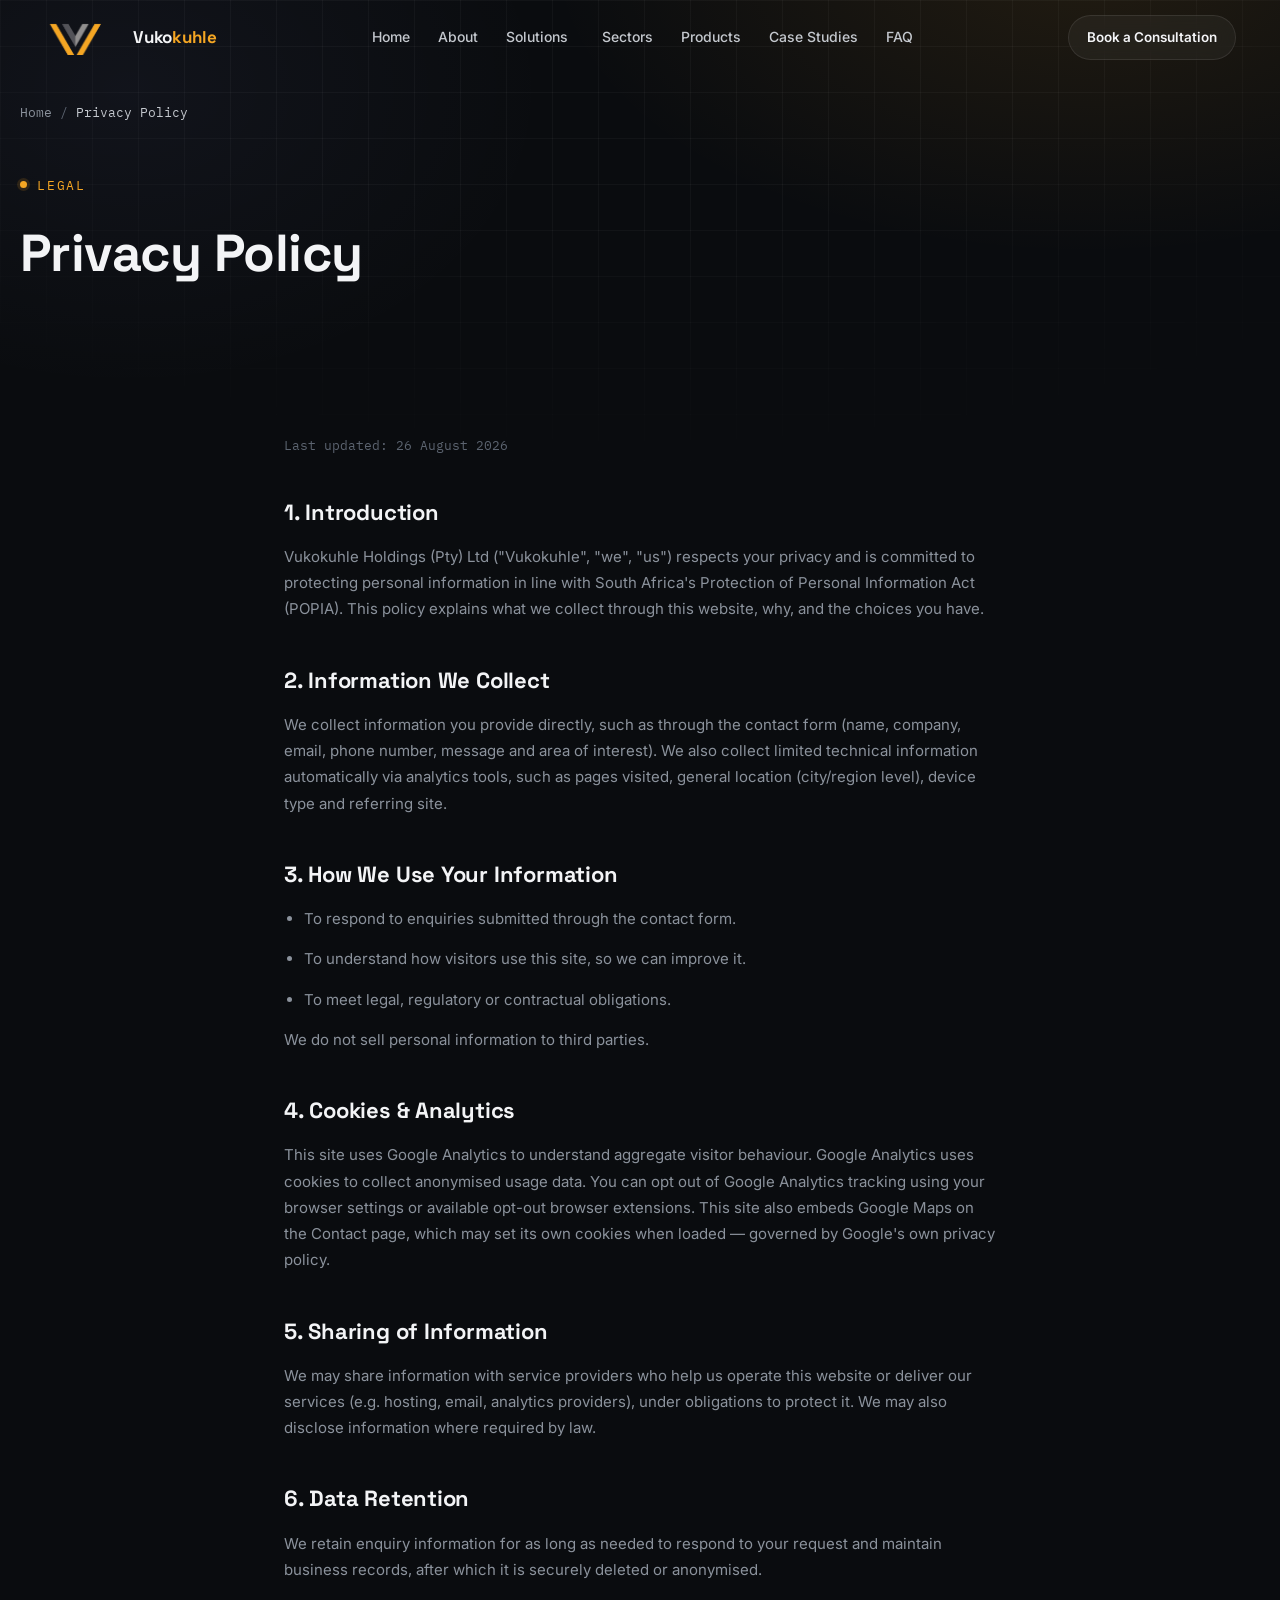
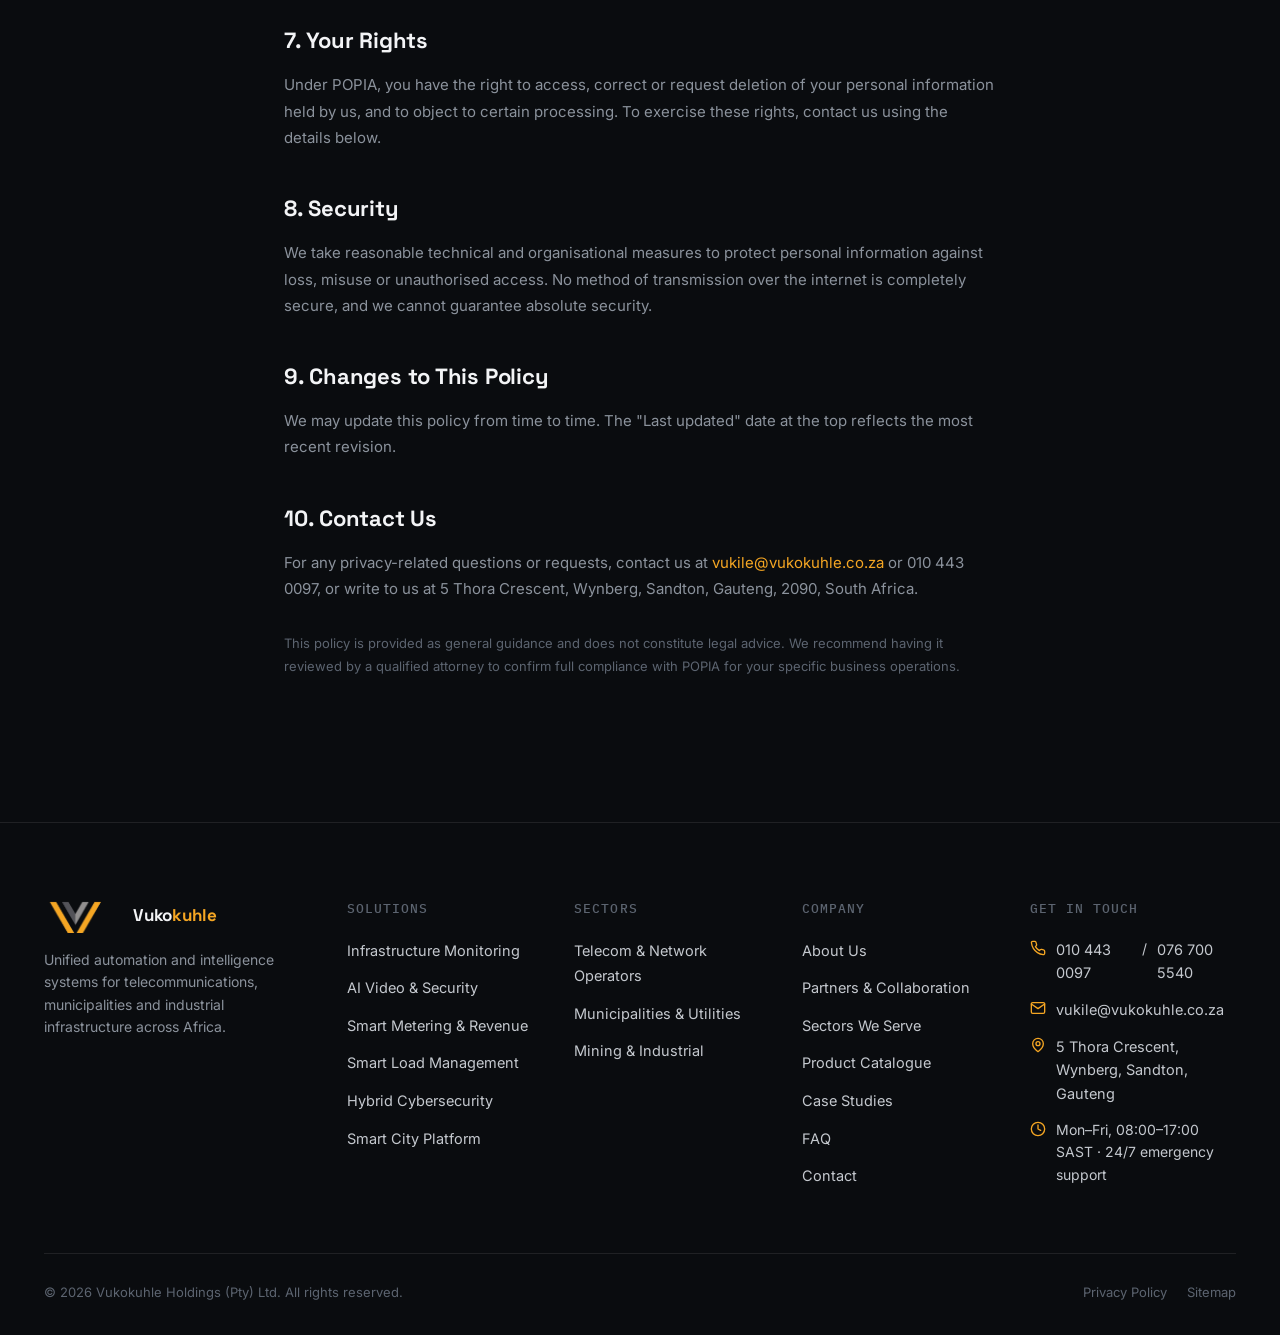
<file: privacy-policy.html>
<!doctype html>
<html lang="en-ZA">
<head>
<meta charset="UTF-8">
  <meta name="viewport" content="width=device-width, initial-scale=1.0">
  <title>Privacy Policy | Vukokuhle Holdings</title>
  <meta name="description" content="Read Vukokuhle Holdings' privacy policy covering how we collect, use and protect personal information submitted through this website, in line with POPIA.">
  <meta name="robots" content="index, follow">
  <link rel="canonical" href="https://www.vukokuhle.co.za/privacy-policy.html">

  <!-- Open Graph -->
  <meta property="og:type" content="website">
  <meta property="og:site_name" content="Vukokuhle Holdings">
  <meta property="og:title" content="Privacy Policy | Vukokuhle Holdings">
  <meta property="og:description" content="Read Vukokuhle Holdings' privacy policy covering how we collect, use and protect personal information submitted through this website, in line with POPIA.">
  <meta property="og:url" content="https://www.vukokuhle.co.za/privacy-policy.html">
  <meta property="og:image" content="https://www.vukokuhle.co.za/assets/images/og-image.jpg">
  <meta property="og:image:width" content="1200">
  <meta property="og:image:height" content="630">
  <meta property="og:locale" content="en_ZA">

  <!-- Twitter -->
  <meta name="twitter:card" content="summary_large_image">
  <meta name="twitter:title" content="Privacy Policy | Vukokuhle Holdings">
  <meta name="twitter:description" content="Read Vukokuhle Holdings' privacy policy covering how we collect, use and protect personal information submitted through this website, in line with POPIA.">
  <meta name="twitter:image" content="https://www.vukokuhle.co.za/assets/images/og-image.jpg">

  <link rel="icon" href="assets/favicon/favicon.ico" sizes="any">
  <link rel="icon" type="image/png" sizes="32x32" href="assets/favicon/favicon-32.png">
  <link rel="icon" type="image/png" sizes="192x192" href="assets/favicon/favicon-192.png">
  <link rel="apple-touch-icon" href="assets/favicon/apple-touch-icon.png">
  <link rel="manifest" href="site.webmanifest">
  <meta name="theme-color" content="#0a0c0f">

  <link rel="preconnect" href="https://fonts.googleapis.com">
  <link rel="preconnect" href="https://fonts.gstatic.com" crossorigin>
  <link href="https://fonts.googleapis.com/css2?family=Space+Grotesk:wght@500;600;700&family=Inter:wght@400;500;600;700;800&family=IBM+Plex+Mono:wght@400;500&display=swap" rel="stylesheet">

  <link rel="stylesheet" href="assets/css/style.css">


<script type="application/ld+json">{
  "@context":"https://schema.org",
  "@type":"Organization",
  "@id":"https://www.vukokuhle.co.za/#organization",
  "name":"Vukokuhle Holdings (Pty) Ltd",
  "url":"https://www.vukokuhle.co.za/",
  "logo":"https://www.vukokuhle.co.za/assets/images/logo-icon.png",
  "image":"https://www.vukokuhle.co.za/assets/images/og-image.jpg",
  "telephone":"+27104430097",
  "email":"vukile@vukokuhle.co.za",
  "foundingDate":"2011",
  "founder":{"@type":"Person","name":"Vukile (Muzuvukile) Nontlanga"},
  "address":{"@type":"PostalAddress","streetAddress":"5 Thora Crescent","addressLocality":"Sandton","addressRegion":"Gauteng","postalCode":"2090","addressCountry":"ZA"},
  "sameAs":["https://www.linkedin.com","https://www.facebook.com"]
}</script>
<script type="application/ld+json">{"@context":"https://schema.org","@type":"BreadcrumbList","itemListElement":[{"@type":"ListItem","position":1,"name":"Home","item":"https://www.vukokuhle.co.za/index.html"},{"@type":"ListItem","position":2,"name":"Privacy Policy","item":"https://www.vukokuhle.co.za/current"}]}</script>

  <!-- Google Analytics (GA4) — replace G-XXXXXXXXXX in gen/build.py with the real Measurement ID -->
  <script async src="https://www.googletagmanager.com/gtag/js?id=G-XXXXXXXXXX"></script>
  <script>
    window.dataLayer = window.dataLayer || [];
    function gtag(){dataLayer.push(arguments);}
    gtag('js', new Date());
    gtag('config', 'G-XXXXXXXXXX');
  </script>

</head>
<body class="">
  <a href="#main" class="skip-link">Skip to main content</a>
  <header class="site-header">
    <div class="container nav-inner">
      <a href="index.html" class="brand" aria-label="Vukokuhle Holdings home">
        <img src="assets/images/logo-icon.png" alt="" width="34" height="21">
        <span class="wordmark">Vuko<span>kuhle</span></span>
      </a>
      <nav aria-label="Primary">
        <ul class="nav-links"><li><a href="index.html">Home</a></li><li><a href="about.html">About</a></li><li class="has-dropdown">
              <a href="solutions.html">Solutions <svg viewBox="0 0 24 24" fill="none" stroke="currentColor" stroke-width="2" stroke-linecap="round" stroke-linejoin="round"><path d="m6 9 6 6 6-6"/></svg></a>
              <div class="dropdown glass"><a href="solutions.html#infrastructure-monitoring">Infrastructure Monitoring<small>NEO platform, IIoT gateways & sensors</small></a><a href="solutions.html#ai-video-security">AI Video & Security<small>Axxon One VMS, analytics, facial recognition</small></a><a href="solutions.html#smart-metering">Smart Metering & Revenue<small>STS meters, vending, revenue recovery</small></a><a href="solutions.html#load-management">Smart Load Management<small>Load-shedding control & consumer insight</small></a><a href="solutions.html#cybersecurity">Hybrid Cybersecurity<small>IT, OT & SCADA protection</small></a><a href="solutions.html#smart-city">Smart City Platform<small>One unified municipal platform</small></a></div>
            </li><li><a href="sectors.html">Sectors</a></li><li><a href="products.html">Products</a></li><li><a href="case-studies.html">Case Studies</a></li><li><a href="faq.html">FAQ</a></li></ul>
      </nav>
      <div class="nav-actions">
        <a class="nav-phone" href="tel:+27104430097"><svg viewBox="0 0 24 24" fill="none" stroke="currentColor" stroke-width="2" stroke-linecap="round" stroke-linejoin="round"><path d="M22 16.92v3a2 2 0 0 1-2.18 2 19.79 19.79 0 0 1-8.63-3.07 19.5 19.5 0 0 1-6-6 19.79 19.79 0 0 1-3.07-8.67A2 2 0 0 1 4.11 2h3a2 2 0 0 1 2 1.72c.127.96.361 1.903.7 2.81a2 2 0 0 1-.45 2.11L8.09 9.91a16 16 0 0 0 6 6l1.27-1.27a2 2 0 0 1 2.11-.45c.907.339 1.85.573 2.81.7A2 2 0 0 1 22 16.92z"/></svg> 010 443 0097</a>
        <a class="btn btn-ghost" href="contact.html">Book a Consultation</a>
        <button class="nav-toggle" aria-label="Toggle menu" aria-expanded="false"><span></span><span></span><span></span></button>
      </div>
    </div>
    <div class="mobile-panel">
      <a href="index.html">Home <svg viewBox="0 0 24 24" fill="none" stroke="currentColor" stroke-width="2" stroke-linecap="round" stroke-linejoin="round"><path d="M7 17 17 7M7 7h10v10"/></svg></a><a href="about.html">About <svg viewBox="0 0 24 24" fill="none" stroke="currentColor" stroke-width="2" stroke-linecap="round" stroke-linejoin="round"><path d="M7 17 17 7M7 7h10v10"/></svg></a><a href="solutions.html">Solutions <svg viewBox="0 0 24 24" fill="none" stroke="currentColor" stroke-width="2" stroke-linecap="round" stroke-linejoin="round"><path d="M7 17 17 7M7 7h10v10"/></svg></a><div class="mobile-sub"><a href="solutions.html#infrastructure-monitoring">Infrastructure Monitoring</a><a href="solutions.html#ai-video-security">AI Video & Security</a><a href="solutions.html#smart-metering">Smart Metering & Revenue</a><a href="solutions.html#load-management">Smart Load Management</a><a href="solutions.html#cybersecurity">Hybrid Cybersecurity</a><a href="solutions.html#smart-city">Smart City Platform</a></div><a href="sectors.html">Sectors <svg viewBox="0 0 24 24" fill="none" stroke="currentColor" stroke-width="2" stroke-linecap="round" stroke-linejoin="round"><path d="M7 17 17 7M7 7h10v10"/></svg></a><a href="products.html">Products <svg viewBox="0 0 24 24" fill="none" stroke="currentColor" stroke-width="2" stroke-linecap="round" stroke-linejoin="round"><path d="M7 17 17 7M7 7h10v10"/></svg></a><a href="case-studies.html">Case Studies <svg viewBox="0 0 24 24" fill="none" stroke="currentColor" stroke-width="2" stroke-linecap="round" stroke-linejoin="round"><path d="M7 17 17 7M7 7h10v10"/></svg></a><a href="faq.html">FAQ <svg viewBox="0 0 24 24" fill="none" stroke="currentColor" stroke-width="2" stroke-linecap="round" stroke-linejoin="round"><path d="M7 17 17 7M7 7h10v10"/></svg></a>
      <a class="btn btn-primary btn-block" href="contact.html">Book a Consultation</a>
    </div>
  </header>
  <main id="main">

  <nav class="breadcrumbs container" aria-label="Breadcrumb"><ol><li><a href="index.html">Home</a></li><li class="sep">/</li><li aria-current="page">Privacy Policy</li></ol></nav>
  <section class="page-hero container reveal">
    <span class="eyebrow">Legal</span>
    <h1>Privacy Policy</h1>
  </section>
  <section class="section section-tight">
    <div class="container legal-body reveal">
      <span class="legal-updated">Last updated: 26 August 2026</span>

      <h2>1. Introduction</h2>
      <p>Vukokuhle Holdings (Pty) Ltd ("Vukokuhle", "we", "us") respects your privacy and is committed to protecting personal information in line with South Africa's Protection of Personal Information Act (POPIA). This policy explains what we collect through this website, why, and the choices you have.</p>

      <h2>2. Information We Collect</h2>
      <p>We collect information you provide directly, such as through the contact form (name, company, email, phone number, message and area of interest). We also collect limited technical information automatically via analytics tools, such as pages visited, general location (city/region level), device type and referring site.</p>

      <h2>3. How We Use Your Information</h2>
      <ul>
        <li>To respond to enquiries submitted through the contact form.</li>
        <li>To understand how visitors use this site, so we can improve it.</li>
        <li>To meet legal, regulatory or contractual obligations.</li>
      </ul>
      <p>We do not sell personal information to third parties.</p>

      <h2>4. Cookies &amp; Analytics</h2>
      <p>This site uses Google Analytics to understand aggregate visitor behaviour. Google Analytics uses cookies to collect anonymised usage data. You can opt out of Google Analytics tracking using your browser settings or available opt-out browser extensions. This site also embeds Google Maps on the Contact page, which may set its own cookies when loaded — governed by Google's own privacy policy.</p>

      <h2>5. Sharing of Information</h2>
      <p>We may share information with service providers who help us operate this website or deliver our services (e.g. hosting, email, analytics providers), under obligations to protect it. We may also disclose information where required by law.</p>

      <h2>6. Data Retention</h2>
      <p>We retain enquiry information for as long as needed to respond to your request and maintain business records, after which it is securely deleted or anonymised.</p>

      <h2>7. Your Rights</h2>
      <p>Under POPIA, you have the right to access, correct or request deletion of your personal information held by us, and to object to certain processing. To exercise these rights, contact us using the details below.</p>

      <h2>8. Security</h2>
      <p>We take reasonable technical and organisational measures to protect personal information against loss, misuse or unauthorised access. No method of transmission over the internet is completely secure, and we cannot guarantee absolute security.</p>

      <h2>9. Changes to This Policy</h2>
      <p>We may update this policy from time to time. The "Last updated" date at the top reflects the most recent revision.</p>

      <h2>10. Contact Us</h2>
      <p>For any privacy-related questions or requests, contact us at <a href="mailto:vukile@vukokuhle.co.za" style="color:var(--amber);">vukile@vukokuhle.co.za</a> or 010 443 0097, or write to us at 5 Thora Crescent, Wynberg, Sandton, Gauteng, 2090, South Africa.</p>
      <p style="font-size:13px;color:var(--muted-2);margin-top:30px;">This policy is provided as general guidance and does not constitute legal advice. We recommend having it reviewed by a qualified attorney to confirm full compliance with POPIA for your specific business operations.</p>
    </div>
  </section>

  </main>
  <footer class="site-footer">
    <div class="container">
      <div class="footer-top">
        <div class="footer-brand">
          <a href="index.html" class="brand"><img src="assets/images/logo-icon.png" alt="" width="34" height="21"><span class="wordmark">Vuko<span>kuhle</span></span></a>
          <p>Unified automation and intelligence systems for telecommunications, municipalities and industrial infrastructure across Africa.</p>
        </div>
        <div class="footer-col">
          <h4>Solutions</h4>
          <ul><li><a href="solutions.html#infrastructure-monitoring">Infrastructure Monitoring</a></li><li><a href="solutions.html#ai-video-security">AI Video & Security</a></li><li><a href="solutions.html#smart-metering">Smart Metering & Revenue</a></li><li><a href="solutions.html#load-management">Smart Load Management</a></li><li><a href="solutions.html#cybersecurity">Hybrid Cybersecurity</a></li><li><a href="solutions.html#smart-city">Smart City Platform</a></li></ul>
        </div>
        <div class="footer-col">
          <h4>Sectors</h4>
          <ul><li><a href="sectors.html#telecom">Telecom & Network Operators</a></li><li><a href="sectors.html#municipalities">Municipalities & Utilities</a></li><li><a href="sectors.html#mining">Mining & Industrial</a></li></ul>
        </div>
        <div class="footer-col">
          <h4>Company</h4>
          <ul><li><a href="about.html">About Us</a></li><li><a href="index.html#partners">Partners & Collaboration</a></li><li><a href="sectors.html">Sectors We Serve</a></li><li><a href="products.html">Product Catalogue</a></li><li><a href="case-studies.html">Case Studies</a></li><li><a href="faq.html">FAQ</a></li><li><a href="contact.html">Contact</a></li></ul>
        </div>
        <div class="footer-col">
          <h4>Get In Touch</h4>
          <ul class="footer-contact">
            <li><svg viewBox="0 0 24 24" fill="none" stroke="currentColor" stroke-width="2" stroke-linecap="round" stroke-linejoin="round"><path d="M22 16.92v3a2 2 0 0 1-2.18 2 19.79 19.79 0 0 1-8.63-3.07 19.5 19.5 0 0 1-6-6 19.79 19.79 0 0 1-3.07-8.67A2 2 0 0 1 4.11 2h3a2 2 0 0 1 2 1.72c.127.96.361 1.903.7 2.81a2 2 0 0 1-.45 2.11L8.09 9.91a16 16 0 0 0 6 6l1.27-1.27a2 2 0 0 1 2.11-.45c.907.339 1.85.573 2.81.7A2 2 0 0 1 22 16.92z"/></svg> <a href="tel:+27104430097">010 443 0097</a> / <a href="tel:+27767005540">076 700 5540</a></li>
            <li><svg viewBox="0 0 24 24" fill="none" stroke="currentColor" stroke-width="2" stroke-linecap="round" stroke-linejoin="round"><rect x="2" y="4" width="20" height="16" rx="2"/><path d="m22 6-10 7L2 6"/></svg> <a href="mailto:vukile@vukokuhle.co.za">vukile@vukokuhle.co.za</a></li>
            <li><svg viewBox="0 0 24 24" fill="none" stroke="currentColor" stroke-width="2" stroke-linecap="round" stroke-linejoin="round"><path d="M20 10c0 6-8 12-8 12s-8-6-8-12a8 8 0 0 1 16 0Z"/><circle cx="12" cy="10" r="3"/></svg> <a href="https://www.google.com/maps/dir/?api=1&destination=5+Thora+Crescent+Wynberg+Sandton+Gauteng+South+Africa" target="_blank" rel="noopener">5 Thora Crescent, Wynberg, Sandton, Gauteng</a></li>
            <li><svg viewBox="0 0 24 24" fill="none" stroke="currentColor" stroke-width="2" stroke-linecap="round" stroke-linejoin="round"><circle cx="12" cy="12" r="10"/><path d="M12 6v6l4 2"/></svg> Mon–Fri, 08:00–17:00 SAST · 24/7 emergency support</li>
          </ul>
        </div>
      </div>
      <div class="footer-bottom">
        <span>© <span data-year></span> Vukokuhle Holdings (Pty) Ltd. All rights reserved.</span>
        <div class="legal-links">
          <a href="privacy-policy.html">Privacy Policy</a>
          <a href="sitemap.xml">Sitemap</a>
        </div>
      </div>
    </div>
  </footer>
  <div class="mobile-sticky-cta">
    <a class="call" href="tel:+27104430097"><svg viewBox="0 0 24 24" fill="none" stroke="currentColor" stroke-width="2" stroke-linecap="round" stroke-linejoin="round"><path d="M22 16.92v3a2 2 0 0 1-2.18 2 19.79 19.79 0 0 1-8.63-3.07 19.5 19.5 0 0 1-6-6 19.79 19.79 0 0 1-3.07-8.67A2 2 0 0 1 4.11 2h3a2 2 0 0 1 2 1.72c.127.96.361 1.903.7 2.81a2 2 0 0 1-.45 2.11L8.09 9.91a16 16 0 0 0 6 6l1.27-1.27a2 2 0 0 1 2.11-.45c.907.339 1.85.573 2.81.7A2 2 0 0 1 22 16.92z"/></svg> Call Us</a>
    <a class="quote" href="contact.html"><svg viewBox="0 0 24 24" fill="none" stroke="currentColor" stroke-width="2" stroke-linecap="round" stroke-linejoin="round"><path d="M5 12h14M13 6l6 6-6 6"/></svg> Get a Quote</a>
  </div>
  <script src="assets/js/main.js"></script>
</body>
</html>
</file>
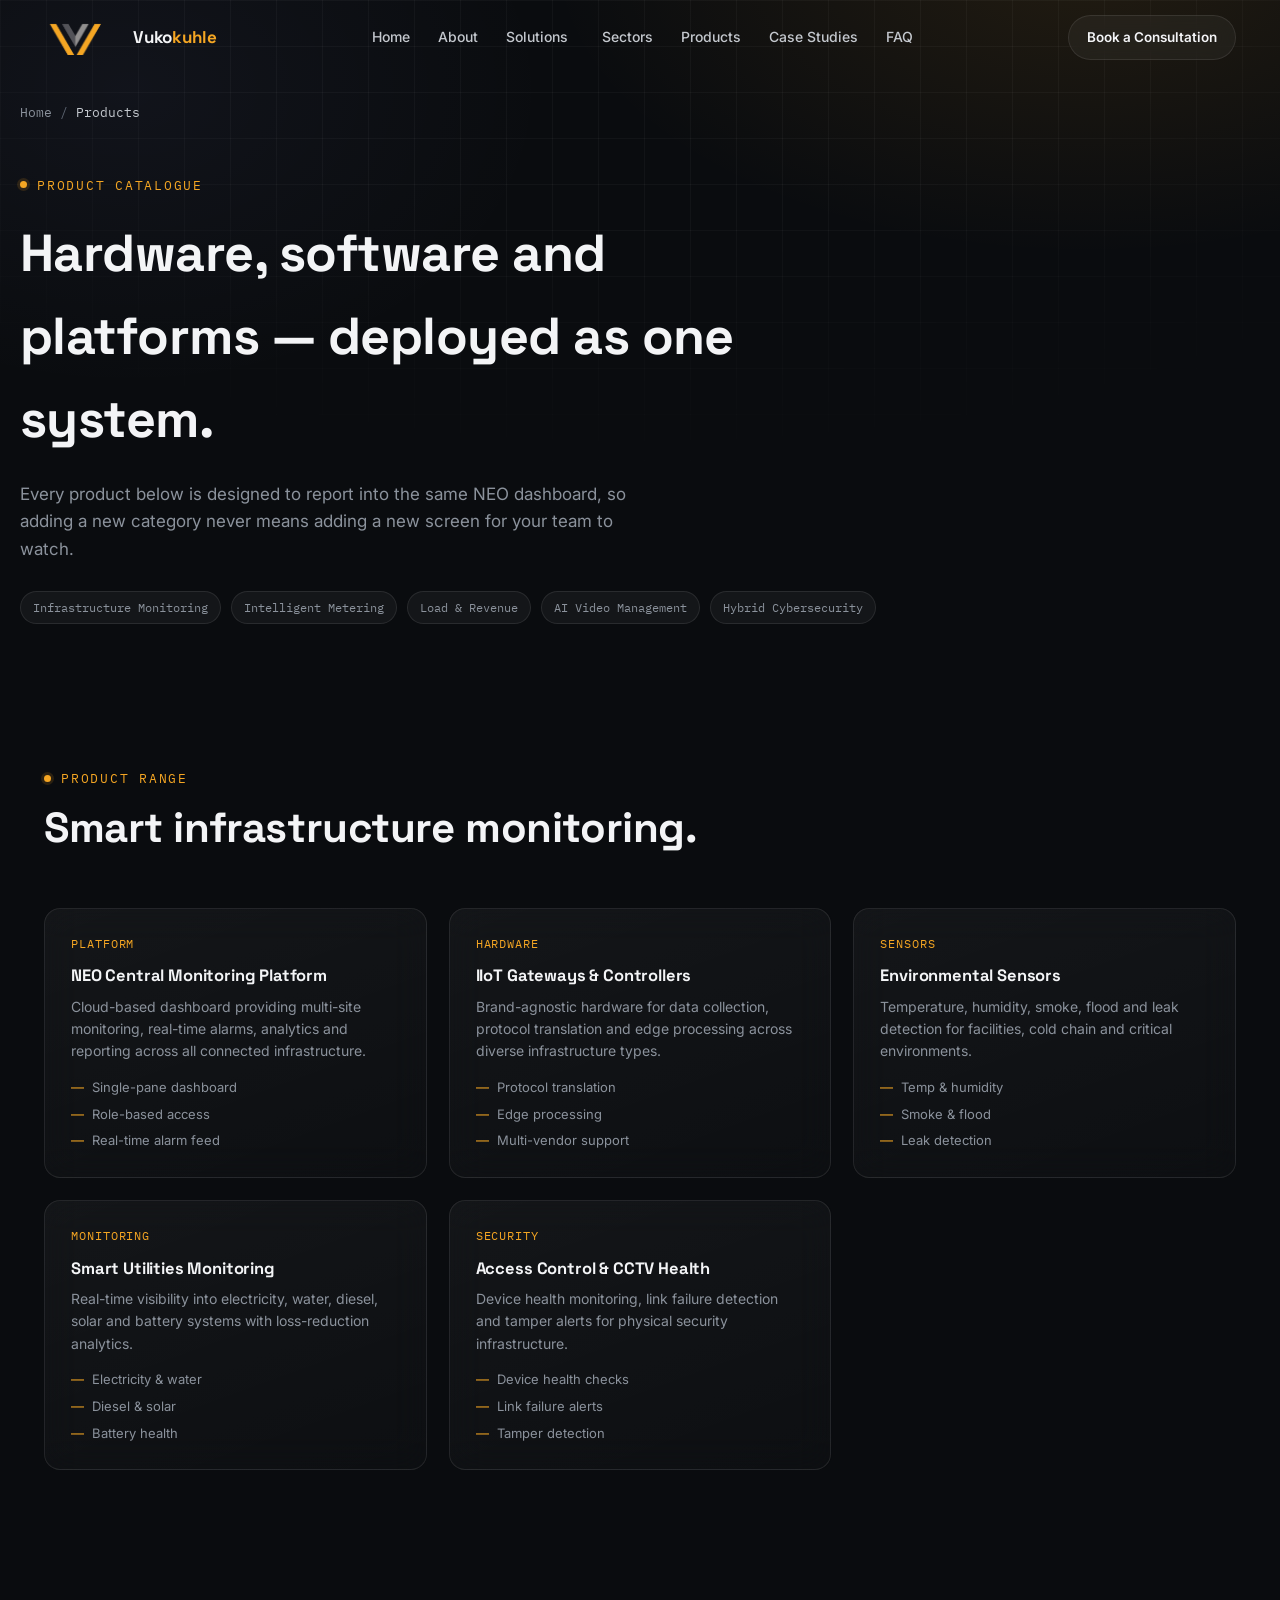
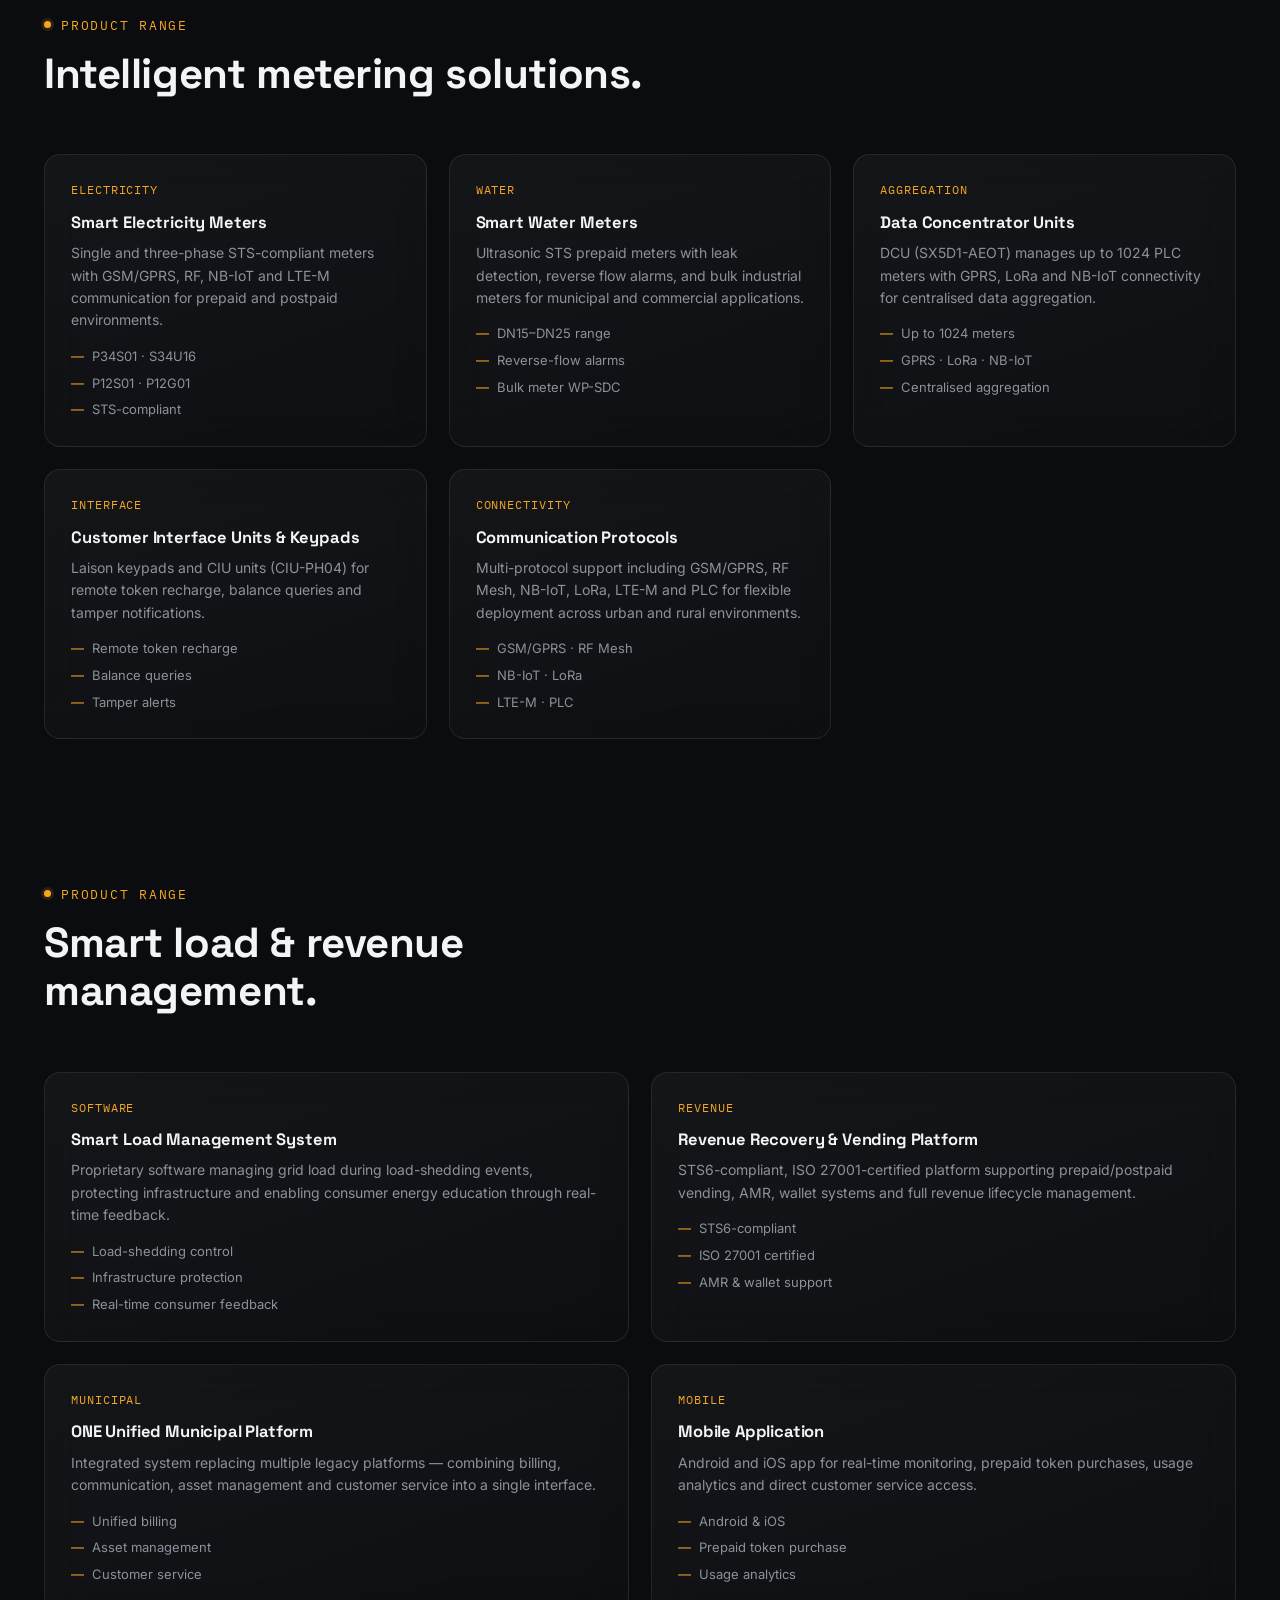
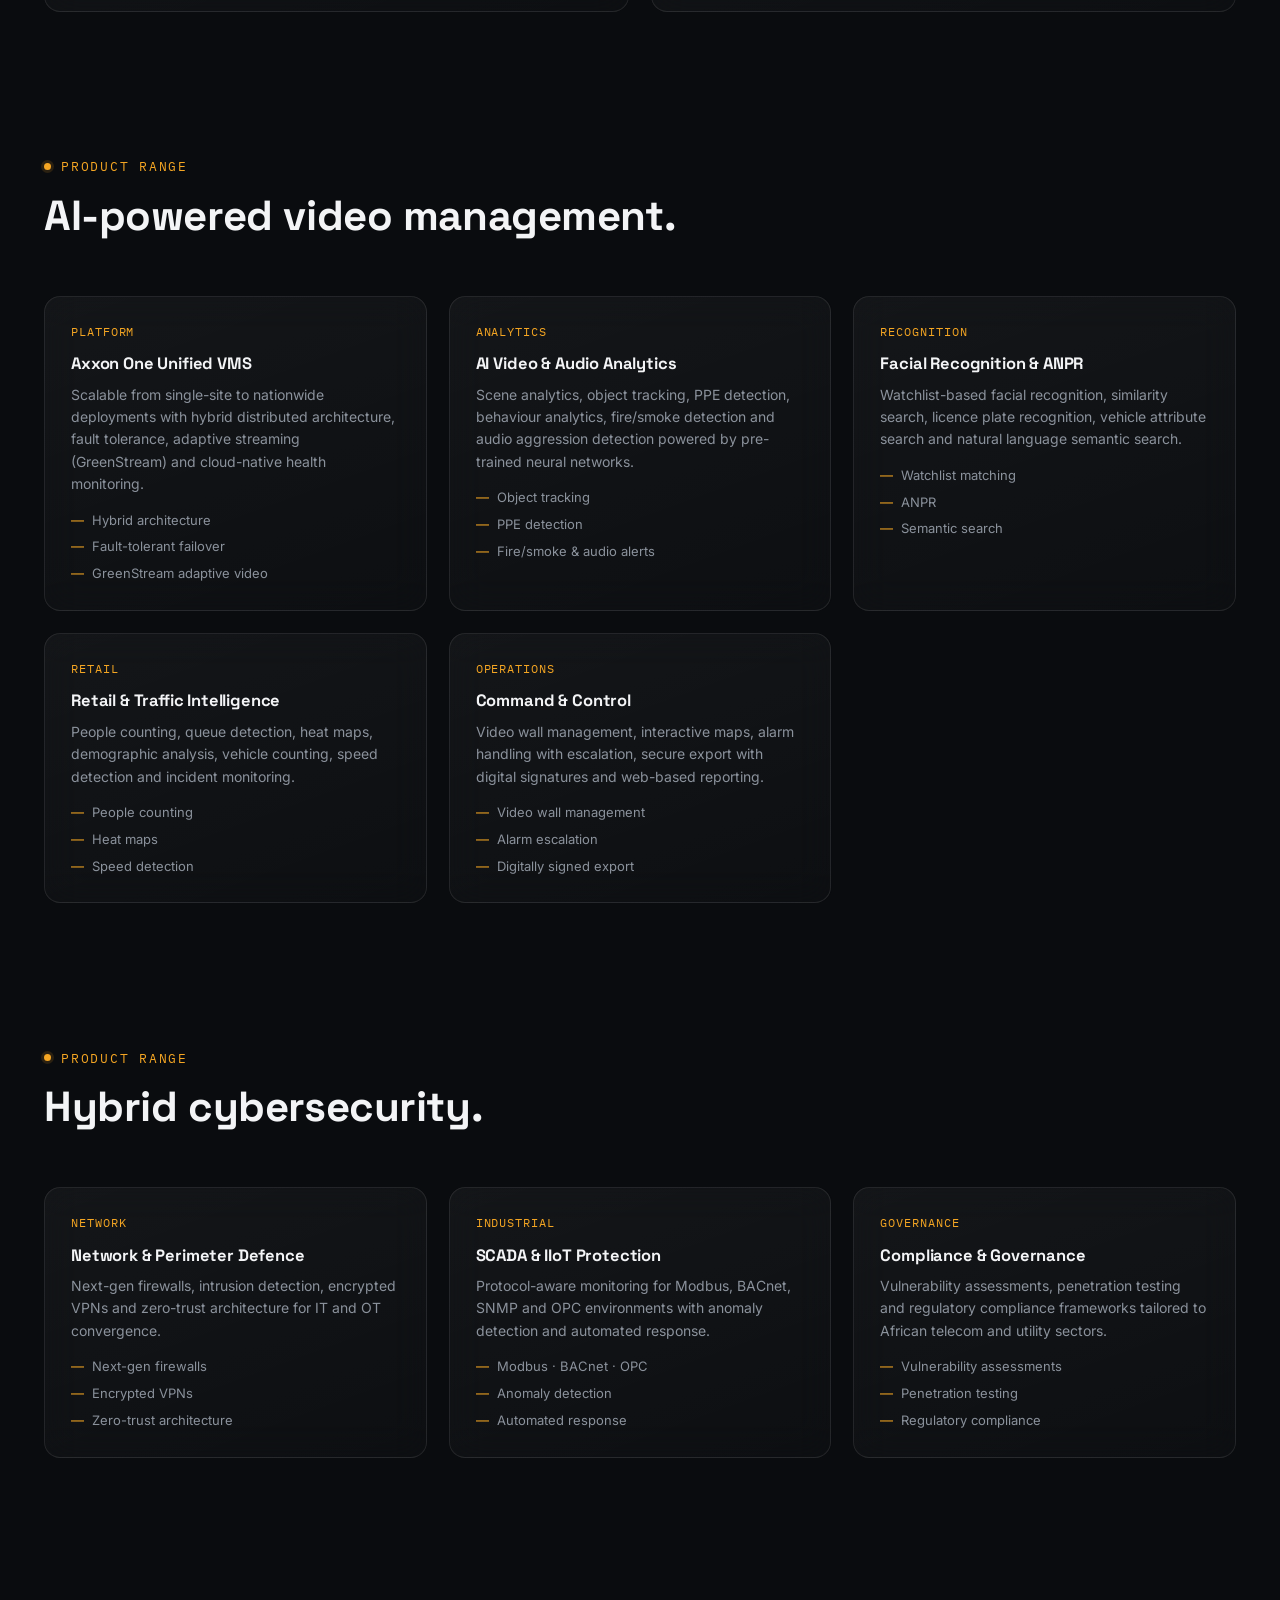
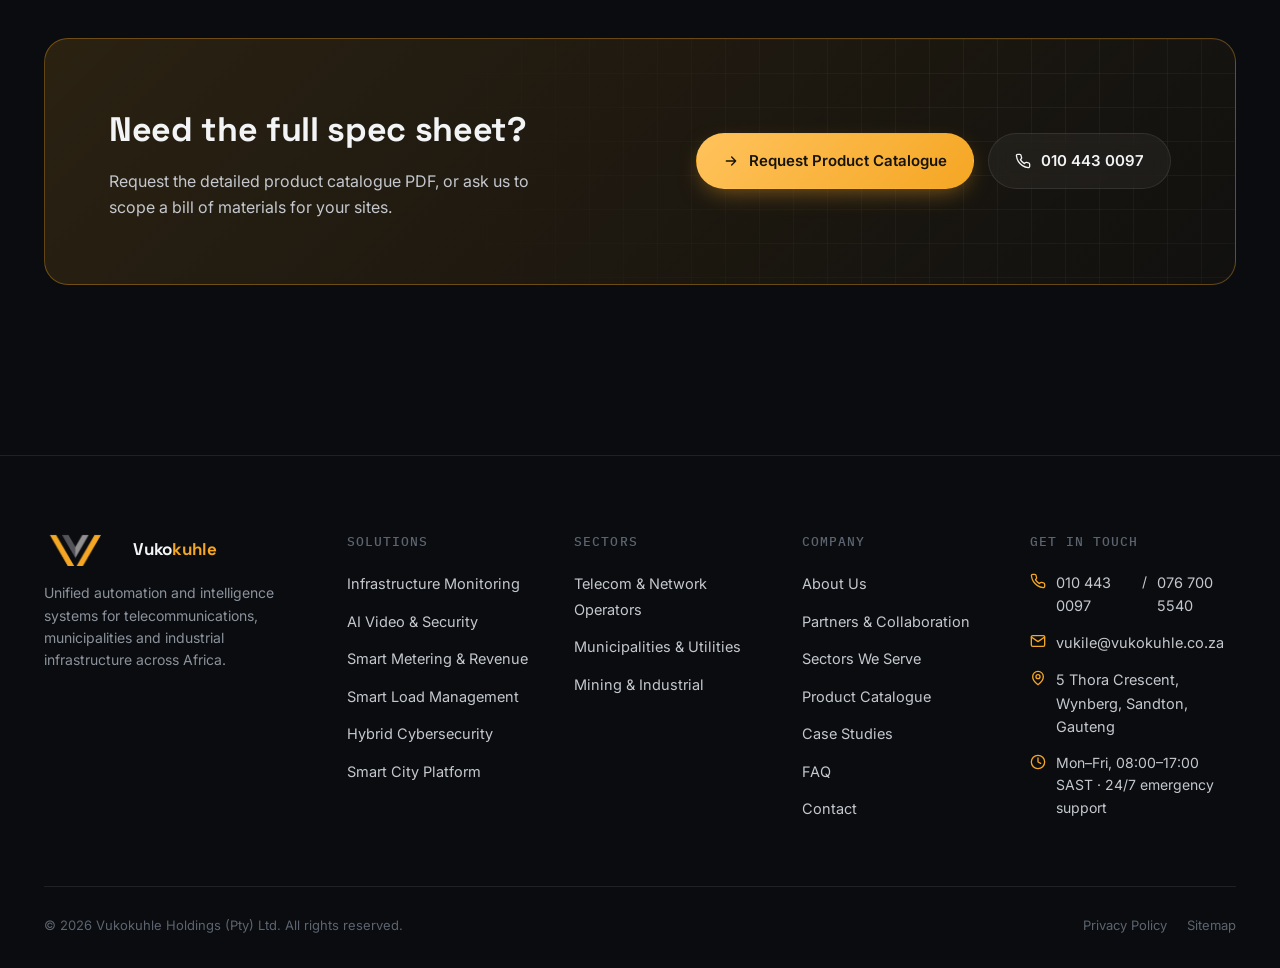
<file: products.html>
<!doctype html>
<html lang="en-ZA">
<head>
<meta charset="UTF-8">
  <meta name="viewport" content="width=device-width, initial-scale=1.0">
  <title>Product Catalogue | Meters, Cameras, Sensors & Monitoring Hardware</title>
  <meta name="description" content="Browse Vukokuhle Holdings' full product range: smart meters, IIoT gateways, environmental sensors, Axxon One video management, and hybrid cybersecurity hardware and software.">
  <meta name="robots" content="index, follow">
  <link rel="canonical" href="https://www.vukokuhle.co.za/products.html">

  <!-- Open Graph -->
  <meta property="og:type" content="website">
  <meta property="og:site_name" content="Vukokuhle Holdings">
  <meta property="og:title" content="Product Catalogue | Meters, Cameras, Sensors & Monitoring Hardware">
  <meta property="og:description" content="Browse Vukokuhle Holdings' full product range: smart meters, IIoT gateways, environmental sensors, Axxon One video management, and hybrid cybersecurity hardware and software.">
  <meta property="og:url" content="https://www.vukokuhle.co.za/products.html">
  <meta property="og:image" content="https://www.vukokuhle.co.za/assets/images/og-image.jpg">
  <meta property="og:image:width" content="1200">
  <meta property="og:image:height" content="630">
  <meta property="og:locale" content="en_ZA">

  <!-- Twitter -->
  <meta name="twitter:card" content="summary_large_image">
  <meta name="twitter:title" content="Product Catalogue | Meters, Cameras, Sensors & Monitoring Hardware">
  <meta name="twitter:description" content="Browse Vukokuhle Holdings' full product range: smart meters, IIoT gateways, environmental sensors, Axxon One video management, and hybrid cybersecurity hardware and software.">
  <meta name="twitter:image" content="https://www.vukokuhle.co.za/assets/images/og-image.jpg">

  <link rel="icon" href="assets/favicon/favicon.ico" sizes="any">
  <link rel="icon" type="image/png" sizes="32x32" href="assets/favicon/favicon-32.png">
  <link rel="icon" type="image/png" sizes="192x192" href="assets/favicon/favicon-192.png">
  <link rel="apple-touch-icon" href="assets/favicon/apple-touch-icon.png">
  <link rel="manifest" href="site.webmanifest">
  <meta name="theme-color" content="#0a0c0f">

  <link rel="preconnect" href="https://fonts.googleapis.com">
  <link rel="preconnect" href="https://fonts.gstatic.com" crossorigin>
  <link href="https://fonts.googleapis.com/css2?family=Space+Grotesk:wght@500;600;700&family=Inter:wght@400;500;600;700;800&family=IBM+Plex+Mono:wght@400;500&display=swap" rel="stylesheet">

  <link rel="stylesheet" href="assets/css/style.css">


<script type="application/ld+json">{
  "@context":"https://schema.org",
  "@type":"Organization",
  "@id":"https://www.vukokuhle.co.za/#organization",
  "name":"Vukokuhle Holdings (Pty) Ltd",
  "url":"https://www.vukokuhle.co.za/",
  "logo":"https://www.vukokuhle.co.za/assets/images/logo-icon.png",
  "image":"https://www.vukokuhle.co.za/assets/images/og-image.jpg",
  "telephone":"+27104430097",
  "email":"vukile@vukokuhle.co.za",
  "foundingDate":"2011",
  "founder":{"@type":"Person","name":"Vukile (Muzuvukile) Nontlanga"},
  "address":{"@type":"PostalAddress","streetAddress":"5 Thora Crescent","addressLocality":"Sandton","addressRegion":"Gauteng","postalCode":"2090","addressCountry":"ZA"},
  "sameAs":["https://www.linkedin.com","https://www.facebook.com"]
}</script>
<script type="application/ld+json">{"@context":"https://schema.org","@type":"BreadcrumbList","itemListElement":[{"@type":"ListItem","position":1,"name":"Home","item":"https://www.vukokuhle.co.za/index.html"},{"@type":"ListItem","position":2,"name":"Products","item":"https://www.vukokuhle.co.za/current"}]}</script>

  <!-- Google Analytics (GA4) — replace G-XXXXXXXXXX in gen/build.py with the real Measurement ID -->
  <script async src="https://www.googletagmanager.com/gtag/js?id=G-XXXXXXXXXX"></script>
  <script>
    window.dataLayer = window.dataLayer || [];
    function gtag(){dataLayer.push(arguments);}
    gtag('js', new Date());
    gtag('config', 'G-XXXXXXXXXX');
  </script>

</head>
<body class="">
  <a href="#main" class="skip-link">Skip to main content</a>
  <header class="site-header">
    <div class="container nav-inner">
      <a href="index.html" class="brand" aria-label="Vukokuhle Holdings home">
        <img src="assets/images/logo-icon.png" alt="" width="34" height="21">
        <span class="wordmark">Vuko<span>kuhle</span></span>
      </a>
      <nav aria-label="Primary">
        <ul class="nav-links"><li><a href="index.html">Home</a></li><li><a href="about.html">About</a></li><li class="has-dropdown">
              <a href="solutions.html">Solutions <svg viewBox="0 0 24 24" fill="none" stroke="currentColor" stroke-width="2" stroke-linecap="round" stroke-linejoin="round"><path d="m6 9 6 6 6-6"/></svg></a>
              <div class="dropdown glass"><a href="solutions.html#infrastructure-monitoring">Infrastructure Monitoring<small>NEO platform, IIoT gateways & sensors</small></a><a href="solutions.html#ai-video-security">AI Video & Security<small>Axxon One VMS, analytics, facial recognition</small></a><a href="solutions.html#smart-metering">Smart Metering & Revenue<small>STS meters, vending, revenue recovery</small></a><a href="solutions.html#load-management">Smart Load Management<small>Load-shedding control & consumer insight</small></a><a href="solutions.html#cybersecurity">Hybrid Cybersecurity<small>IT, OT & SCADA protection</small></a><a href="solutions.html#smart-city">Smart City Platform<small>One unified municipal platform</small></a></div>
            </li><li><a href="sectors.html">Sectors</a></li><li><a href="products.html" aria-current="page">Products</a></li><li><a href="case-studies.html">Case Studies</a></li><li><a href="faq.html">FAQ</a></li></ul>
      </nav>
      <div class="nav-actions">
        <a class="nav-phone" href="tel:+27104430097"><svg viewBox="0 0 24 24" fill="none" stroke="currentColor" stroke-width="2" stroke-linecap="round" stroke-linejoin="round"><path d="M22 16.92v3a2 2 0 0 1-2.18 2 19.79 19.79 0 0 1-8.63-3.07 19.5 19.5 0 0 1-6-6 19.79 19.79 0 0 1-3.07-8.67A2 2 0 0 1 4.11 2h3a2 2 0 0 1 2 1.72c.127.96.361 1.903.7 2.81a2 2 0 0 1-.45 2.11L8.09 9.91a16 16 0 0 0 6 6l1.27-1.27a2 2 0 0 1 2.11-.45c.907.339 1.85.573 2.81.7A2 2 0 0 1 22 16.92z"/></svg> 010 443 0097</a>
        <a class="btn btn-ghost" href="contact.html">Book a Consultation</a>
        <button class="nav-toggle" aria-label="Toggle menu" aria-expanded="false"><span></span><span></span><span></span></button>
      </div>
    </div>
    <div class="mobile-panel">
      <a href="index.html">Home <svg viewBox="0 0 24 24" fill="none" stroke="currentColor" stroke-width="2" stroke-linecap="round" stroke-linejoin="round"><path d="M7 17 17 7M7 7h10v10"/></svg></a><a href="about.html">About <svg viewBox="0 0 24 24" fill="none" stroke="currentColor" stroke-width="2" stroke-linecap="round" stroke-linejoin="round"><path d="M7 17 17 7M7 7h10v10"/></svg></a><a href="solutions.html">Solutions <svg viewBox="0 0 24 24" fill="none" stroke="currentColor" stroke-width="2" stroke-linecap="round" stroke-linejoin="round"><path d="M7 17 17 7M7 7h10v10"/></svg></a><div class="mobile-sub"><a href="solutions.html#infrastructure-monitoring">Infrastructure Monitoring</a><a href="solutions.html#ai-video-security">AI Video & Security</a><a href="solutions.html#smart-metering">Smart Metering & Revenue</a><a href="solutions.html#load-management">Smart Load Management</a><a href="solutions.html#cybersecurity">Hybrid Cybersecurity</a><a href="solutions.html#smart-city">Smart City Platform</a></div><a href="sectors.html">Sectors <svg viewBox="0 0 24 24" fill="none" stroke="currentColor" stroke-width="2" stroke-linecap="round" stroke-linejoin="round"><path d="M7 17 17 7M7 7h10v10"/></svg></a><a href="products.html">Products <svg viewBox="0 0 24 24" fill="none" stroke="currentColor" stroke-width="2" stroke-linecap="round" stroke-linejoin="round"><path d="M7 17 17 7M7 7h10v10"/></svg></a><a href="case-studies.html">Case Studies <svg viewBox="0 0 24 24" fill="none" stroke="currentColor" stroke-width="2" stroke-linecap="round" stroke-linejoin="round"><path d="M7 17 17 7M7 7h10v10"/></svg></a><a href="faq.html">FAQ <svg viewBox="0 0 24 24" fill="none" stroke="currentColor" stroke-width="2" stroke-linecap="round" stroke-linejoin="round"><path d="M7 17 17 7M7 7h10v10"/></svg></a>
      <a class="btn btn-primary btn-block" href="contact.html">Book a Consultation</a>
    </div>
  </header>
  <main id="main">

  <nav class="breadcrumbs container" aria-label="Breadcrumb"><ol><li><a href="index.html">Home</a></li><li class="sep">/</li><li aria-current="page">Products</li></ol></nav>
  <section class="page-hero container reveal">
    <span class="eyebrow">Product Catalogue</span>
    <h1>Hardware, software and platforms — deployed as one system.</h1>
    <p class="lede">Every product below is designed to report into the same NEO dashboard, so adding a new category never means adding a new screen for your team to watch.</p>
    <div style="display:flex;flex-wrap:wrap;gap:10px;margin-top:28px;">
      <a href="#infrastructure" class="pill">Infrastructure Monitoring</a>
      <a href="#metering" class="pill">Intelligent Metering</a>
      <a href="#load-revenue" class="pill">Load &amp; Revenue</a>
      <a href="#video" class="pill">AI Video Management</a>
      <a href="#cybersecurity" class="pill">Hybrid Cybersecurity</a>
    </div>
  </section>
  <section class="section section-tight" id="infrastructure">
      <div class="container">
        <div class="section-head"><span class="eyebrow">Product Range</span><h2>Smart infrastructure monitoring.</h2></div>
        <div class="grid grid-3 reveal-stagger">
          <div class="spec-card glass glass-hover">
      <span class="cat">Platform</span>
      <h4>NEO Central Monitoring Platform</h4>
      <p>Cloud-based dashboard providing multi-site monitoring, real-time alarms, analytics and reporting across all connected infrastructure.</p>
      <ul class="spec-list"><li>Single-pane dashboard</li><li>Role-based access</li><li>Real-time alarm feed</li></ul>
    </div>
          <div class="spec-card glass glass-hover">
      <span class="cat">Hardware</span>
      <h4>IIoT Gateways &amp; Controllers</h4>
      <p>Brand-agnostic hardware for data collection, protocol translation and edge processing across diverse infrastructure types.</p>
      <ul class="spec-list"><li>Protocol translation</li><li>Edge processing</li><li>Multi-vendor support</li></ul>
    </div>
          <div class="spec-card glass glass-hover">
      <span class="cat">Sensors</span>
      <h4>Environmental Sensors</h4>
      <p>Temperature, humidity, smoke, flood and leak detection for facilities, cold chain and critical environments.</p>
      <ul class="spec-list"><li>Temp &amp; humidity</li><li>Smoke &amp; flood</li><li>Leak detection</li></ul>
    </div>
          <div class="spec-card glass glass-hover">
      <span class="cat">Monitoring</span>
      <h4>Smart Utilities Monitoring</h4>
      <p>Real-time visibility into electricity, water, diesel, solar and battery systems with loss-reduction analytics.</p>
      <ul class="spec-list"><li>Electricity &amp; water</li><li>Diesel &amp; solar</li><li>Battery health</li></ul>
    </div>
          <div class="spec-card glass glass-hover">
      <span class="cat">Security</span>
      <h4>Access Control &amp; CCTV Health</h4>
      <p>Device health monitoring, link failure detection and tamper alerts for physical security infrastructure.</p>
      <ul class="spec-list"><li>Device health checks</li><li>Link failure alerts</li><li>Tamper detection</li></ul>
    </div>
        </div>
      </div>
    </section><section class="section section-tight" id="metering">
      <div class="container">
        <div class="section-head"><span class="eyebrow">Product Range</span><h2>Intelligent metering solutions.</h2></div>
        <div class="grid grid-3 reveal-stagger">
          <div class="spec-card glass glass-hover">
      <span class="cat">Electricity</span>
      <h4>Smart Electricity Meters</h4>
      <p>Single and three-phase STS-compliant meters with GSM/GPRS, RF, NB-IoT and LTE-M communication for prepaid and postpaid environments.</p>
      <ul class="spec-list"><li>P34S01 · S34U16</li><li>P12S01 · P12G01</li><li>STS-compliant</li></ul>
    </div>
          <div class="spec-card glass glass-hover">
      <span class="cat">Water</span>
      <h4>Smart Water Meters</h4>
      <p>Ultrasonic STS prepaid meters with leak detection, reverse flow alarms, and bulk industrial meters for municipal and commercial applications.</p>
      <ul class="spec-list"><li>DN15–DN25 range</li><li>Reverse-flow alarms</li><li>Bulk meter WP-SDC</li></ul>
    </div>
          <div class="spec-card glass glass-hover">
      <span class="cat">Aggregation</span>
      <h4>Data Concentrator Units</h4>
      <p>DCU (SX5D1-AEOT) manages up to 1024 PLC meters with GPRS, LoRa and NB-IoT connectivity for centralised data aggregation.</p>
      <ul class="spec-list"><li>Up to 1024 meters</li><li>GPRS · LoRa · NB-IoT</li><li>Centralised aggregation</li></ul>
    </div>
          <div class="spec-card glass glass-hover">
      <span class="cat">Interface</span>
      <h4>Customer Interface Units &amp; Keypads</h4>
      <p>Laison keypads and CIU units (CIU-PH04) for remote token recharge, balance queries and tamper notifications.</p>
      <ul class="spec-list"><li>Remote token recharge</li><li>Balance queries</li><li>Tamper alerts</li></ul>
    </div>
          <div class="spec-card glass glass-hover">
      <span class="cat">Connectivity</span>
      <h4>Communication Protocols</h4>
      <p>Multi-protocol support including GSM/GPRS, RF Mesh, NB-IoT, LoRa, LTE-M and PLC for flexible deployment across urban and rural environments.</p>
      <ul class="spec-list"><li>GSM/GPRS · RF Mesh</li><li>NB-IoT · LoRa</li><li>LTE-M · PLC</li></ul>
    </div>
        </div>
      </div>
    </section><section class="section section-tight" id="load-revenue">
      <div class="container">
        <div class="section-head"><span class="eyebrow">Product Range</span><h2>Smart load &amp; revenue management.</h2></div>
        <div class="grid grid-2 reveal-stagger">
          <div class="spec-card glass glass-hover">
      <span class="cat">Software</span>
      <h4>Smart Load Management System</h4>
      <p>Proprietary software managing grid load during load-shedding events, protecting infrastructure and enabling consumer energy education through real-time feedback.</p>
      <ul class="spec-list"><li>Load-shedding control</li><li>Infrastructure protection</li><li>Real-time consumer feedback</li></ul>
    </div>
          <div class="spec-card glass glass-hover">
      <span class="cat">Revenue</span>
      <h4>Revenue Recovery &amp; Vending Platform</h4>
      <p>STS6-compliant, ISO 27001-certified platform supporting prepaid/postpaid vending, AMR, wallet systems and full revenue lifecycle management.</p>
      <ul class="spec-list"><li>STS6-compliant</li><li>ISO 27001 certified</li><li>AMR &amp; wallet support</li></ul>
    </div>
          <div class="spec-card glass glass-hover">
      <span class="cat">Municipal</span>
      <h4>ONE Unified Municipal Platform</h4>
      <p>Integrated system replacing multiple legacy platforms — combining billing, communication, asset management and customer service into a single interface.</p>
      <ul class="spec-list"><li>Unified billing</li><li>Asset management</li><li>Customer service</li></ul>
    </div>
          <div class="spec-card glass glass-hover">
      <span class="cat">Mobile</span>
      <h4>Mobile Application</h4>
      <p>Android and iOS app for real-time monitoring, prepaid token purchases, usage analytics and direct customer service access.</p>
      <ul class="spec-list"><li>Android &amp; iOS</li><li>Prepaid token purchase</li><li>Usage analytics</li></ul>
    </div>
        </div>
      </div>
    </section><section class="section section-tight" id="video">
      <div class="container">
        <div class="section-head"><span class="eyebrow">Product Range</span><h2>AI-powered video management.</h2></div>
        <div class="grid grid-3 reveal-stagger">
          <div class="spec-card glass glass-hover">
      <span class="cat">Platform</span>
      <h4>Axxon One Unified VMS</h4>
      <p>Scalable from single-site to nationwide deployments with hybrid distributed architecture, fault tolerance, adaptive streaming (GreenStream) and cloud-native health monitoring.</p>
      <ul class="spec-list"><li>Hybrid architecture</li><li>Fault-tolerant failover</li><li>GreenStream adaptive video</li></ul>
    </div>
          <div class="spec-card glass glass-hover">
      <span class="cat">Analytics</span>
      <h4>AI Video &amp; Audio Analytics</h4>
      <p>Scene analytics, object tracking, PPE detection, behaviour analytics, fire/smoke detection and audio aggression detection powered by pre-trained neural networks.</p>
      <ul class="spec-list"><li>Object tracking</li><li>PPE detection</li><li>Fire/smoke &amp; audio alerts</li></ul>
    </div>
          <div class="spec-card glass glass-hover">
      <span class="cat">Recognition</span>
      <h4>Facial Recognition &amp; ANPR</h4>
      <p>Watchlist-based facial recognition, similarity search, licence plate recognition, vehicle attribute search and natural language semantic search.</p>
      <ul class="spec-list"><li>Watchlist matching</li><li>ANPR</li><li>Semantic search</li></ul>
    </div>
          <div class="spec-card glass glass-hover">
      <span class="cat">Retail</span>
      <h4>Retail &amp; Traffic Intelligence</h4>
      <p>People counting, queue detection, heat maps, demographic analysis, vehicle counting, speed detection and incident monitoring.</p>
      <ul class="spec-list"><li>People counting</li><li>Heat maps</li><li>Speed detection</li></ul>
    </div>
          <div class="spec-card glass glass-hover">
      <span class="cat">Operations</span>
      <h4>Command &amp; Control</h4>
      <p>Video wall management, interactive maps, alarm handling with escalation, secure export with digital signatures and web-based reporting.</p>
      <ul class="spec-list"><li>Video wall management</li><li>Alarm escalation</li><li>Digitally signed export</li></ul>
    </div>
        </div>
      </div>
    </section><section class="section section-tight" id="cybersecurity">
      <div class="container">
        <div class="section-head"><span class="eyebrow">Product Range</span><h2>Hybrid cybersecurity.</h2></div>
        <div class="grid grid-3 reveal-stagger">
          <div class="spec-card glass glass-hover">
      <span class="cat">Network</span>
      <h4>Network &amp; Perimeter Defence</h4>
      <p>Next-gen firewalls, intrusion detection, encrypted VPNs and zero-trust architecture for IT and OT convergence.</p>
      <ul class="spec-list"><li>Next-gen firewalls</li><li>Encrypted VPNs</li><li>Zero-trust architecture</li></ul>
    </div>
          <div class="spec-card glass glass-hover">
      <span class="cat">Industrial</span>
      <h4>SCADA &amp; IIoT Protection</h4>
      <p>Protocol-aware monitoring for Modbus, BACnet, SNMP and OPC environments with anomaly detection and automated response.</p>
      <ul class="spec-list"><li>Modbus · BACnet · OPC</li><li>Anomaly detection</li><li>Automated response</li></ul>
    </div>
          <div class="spec-card glass glass-hover">
      <span class="cat">Governance</span>
      <h4>Compliance &amp; Governance</h4>
      <p>Vulnerability assessments, penetration testing and regulatory compliance frameworks tailored to African telecom and utility sectors.</p>
      <ul class="spec-list"><li>Vulnerability assessments</li><li>Penetration testing</li><li>Regulatory compliance</li></ul>
    </div>
        </div>
      </div>
    </section>
  <section class="section">
    <div class="container">
      <div class="cta-banner reveal">
        <div><h2>Need the full spec sheet?</h2><p>Request the detailed product catalogue PDF, or ask us to scope a bill of materials for your sites.</p></div>
        <div class="cta-actions">
          <a href="contact.html" class="btn btn-primary"><svg viewBox="0 0 24 24" fill="none" stroke="currentColor" stroke-width="2" stroke-linecap="round" stroke-linejoin="round"><path d="M5 12h14M13 6l6 6-6 6"/></svg> Request Product Catalogue</a>
          <a href="tel:+27104430097" class="btn btn-ghost"><svg viewBox="0 0 24 24" fill="none" stroke="currentColor" stroke-width="2" stroke-linecap="round" stroke-linejoin="round"><path d="M22 16.92v3a2 2 0 0 1-2.18 2 19.79 19.79 0 0 1-8.63-3.07 19.5 19.5 0 0 1-6-6 19.79 19.79 0 0 1-3.07-8.67A2 2 0 0 1 4.11 2h3a2 2 0 0 1 2 1.72c.127.96.361 1.903.7 2.81a2 2 0 0 1-.45 2.11L8.09 9.91a16 16 0 0 0 6 6l1.27-1.27a2 2 0 0 1 2.11-.45c.907.339 1.85.573 2.81.7A2 2 0 0 1 22 16.92z"/></svg> 010 443 0097</a>
        </div>
      </div>
    </div>
  </section>

  </main>
  <footer class="site-footer">
    <div class="container">
      <div class="footer-top">
        <div class="footer-brand">
          <a href="index.html" class="brand"><img src="assets/images/logo-icon.png" alt="" width="34" height="21"><span class="wordmark">Vuko<span>kuhle</span></span></a>
          <p>Unified automation and intelligence systems for telecommunications, municipalities and industrial infrastructure across Africa.</p>
        </div>
        <div class="footer-col">
          <h4>Solutions</h4>
          <ul><li><a href="solutions.html#infrastructure-monitoring">Infrastructure Monitoring</a></li><li><a href="solutions.html#ai-video-security">AI Video & Security</a></li><li><a href="solutions.html#smart-metering">Smart Metering & Revenue</a></li><li><a href="solutions.html#load-management">Smart Load Management</a></li><li><a href="solutions.html#cybersecurity">Hybrid Cybersecurity</a></li><li><a href="solutions.html#smart-city">Smart City Platform</a></li></ul>
        </div>
        <div class="footer-col">
          <h4>Sectors</h4>
          <ul><li><a href="sectors.html#telecom">Telecom & Network Operators</a></li><li><a href="sectors.html#municipalities">Municipalities & Utilities</a></li><li><a href="sectors.html#mining">Mining & Industrial</a></li></ul>
        </div>
        <div class="footer-col">
          <h4>Company</h4>
          <ul><li><a href="about.html">About Us</a></li><li><a href="index.html#partners">Partners & Collaboration</a></li><li><a href="sectors.html">Sectors We Serve</a></li><li><a href="products.html">Product Catalogue</a></li><li><a href="case-studies.html">Case Studies</a></li><li><a href="faq.html">FAQ</a></li><li><a href="contact.html">Contact</a></li></ul>
        </div>
        <div class="footer-col">
          <h4>Get In Touch</h4>
          <ul class="footer-contact">
            <li><svg viewBox="0 0 24 24" fill="none" stroke="currentColor" stroke-width="2" stroke-linecap="round" stroke-linejoin="round"><path d="M22 16.92v3a2 2 0 0 1-2.18 2 19.79 19.79 0 0 1-8.63-3.07 19.5 19.5 0 0 1-6-6 19.79 19.79 0 0 1-3.07-8.67A2 2 0 0 1 4.11 2h3a2 2 0 0 1 2 1.72c.127.96.361 1.903.7 2.81a2 2 0 0 1-.45 2.11L8.09 9.91a16 16 0 0 0 6 6l1.27-1.27a2 2 0 0 1 2.11-.45c.907.339 1.85.573 2.81.7A2 2 0 0 1 22 16.92z"/></svg> <a href="tel:+27104430097">010 443 0097</a> / <a href="tel:+27767005540">076 700 5540</a></li>
            <li><svg viewBox="0 0 24 24" fill="none" stroke="currentColor" stroke-width="2" stroke-linecap="round" stroke-linejoin="round"><rect x="2" y="4" width="20" height="16" rx="2"/><path d="m22 6-10 7L2 6"/></svg> <a href="mailto:vukile@vukokuhle.co.za">vukile@vukokuhle.co.za</a></li>
            <li><svg viewBox="0 0 24 24" fill="none" stroke="currentColor" stroke-width="2" stroke-linecap="round" stroke-linejoin="round"><path d="M20 10c0 6-8 12-8 12s-8-6-8-12a8 8 0 0 1 16 0Z"/><circle cx="12" cy="10" r="3"/></svg> <a href="https://www.google.com/maps/dir/?api=1&destination=5+Thora+Crescent+Wynberg+Sandton+Gauteng+South+Africa" target="_blank" rel="noopener">5 Thora Crescent, Wynberg, Sandton, Gauteng</a></li>
            <li><svg viewBox="0 0 24 24" fill="none" stroke="currentColor" stroke-width="2" stroke-linecap="round" stroke-linejoin="round"><circle cx="12" cy="12" r="10"/><path d="M12 6v6l4 2"/></svg> Mon–Fri, 08:00–17:00 SAST · 24/7 emergency support</li>
          </ul>
        </div>
      </div>
      <div class="footer-bottom">
        <span>© <span data-year></span> Vukokuhle Holdings (Pty) Ltd. All rights reserved.</span>
        <div class="legal-links">
          <a href="privacy-policy.html">Privacy Policy</a>
          <a href="sitemap.xml">Sitemap</a>
        </div>
      </div>
    </div>
  </footer>
  <div class="mobile-sticky-cta">
    <a class="call" href="tel:+27104430097"><svg viewBox="0 0 24 24" fill="none" stroke="currentColor" stroke-width="2" stroke-linecap="round" stroke-linejoin="round"><path d="M22 16.92v3a2 2 0 0 1-2.18 2 19.79 19.79 0 0 1-8.63-3.07 19.5 19.5 0 0 1-6-6 19.79 19.79 0 0 1-3.07-8.67A2 2 0 0 1 4.11 2h3a2 2 0 0 1 2 1.72c.127.96.361 1.903.7 2.81a2 2 0 0 1-.45 2.11L8.09 9.91a16 16 0 0 0 6 6l1.27-1.27a2 2 0 0 1 2.11-.45c.907.339 1.85.573 2.81.7A2 2 0 0 1 22 16.92z"/></svg> Call Us</a>
    <a class="quote" href="contact.html"><svg viewBox="0 0 24 24" fill="none" stroke="currentColor" stroke-width="2" stroke-linecap="round" stroke-linejoin="round"><path d="M5 12h14M13 6l6 6-6 6"/></svg> Get a Quote</a>
  </div>
  <script src="assets/js/main.js"></script>
</body>
</html>
</file>
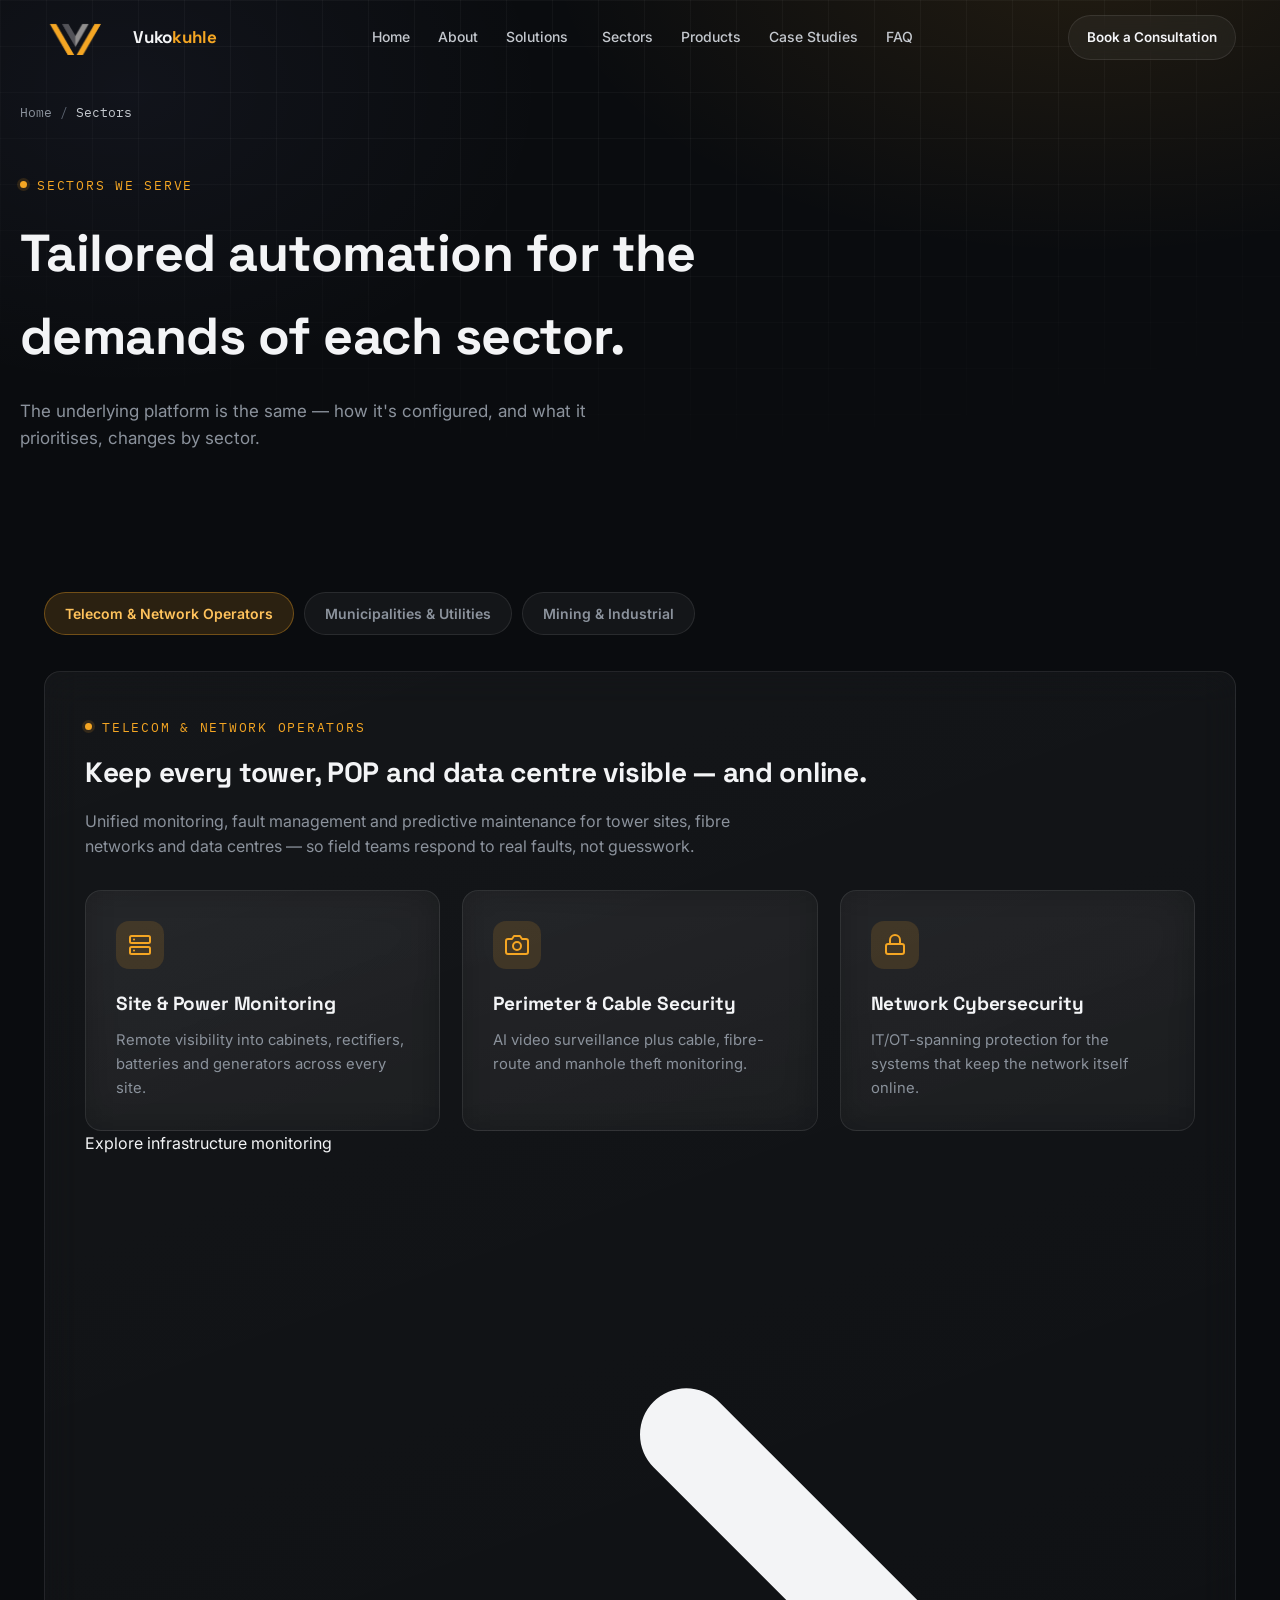
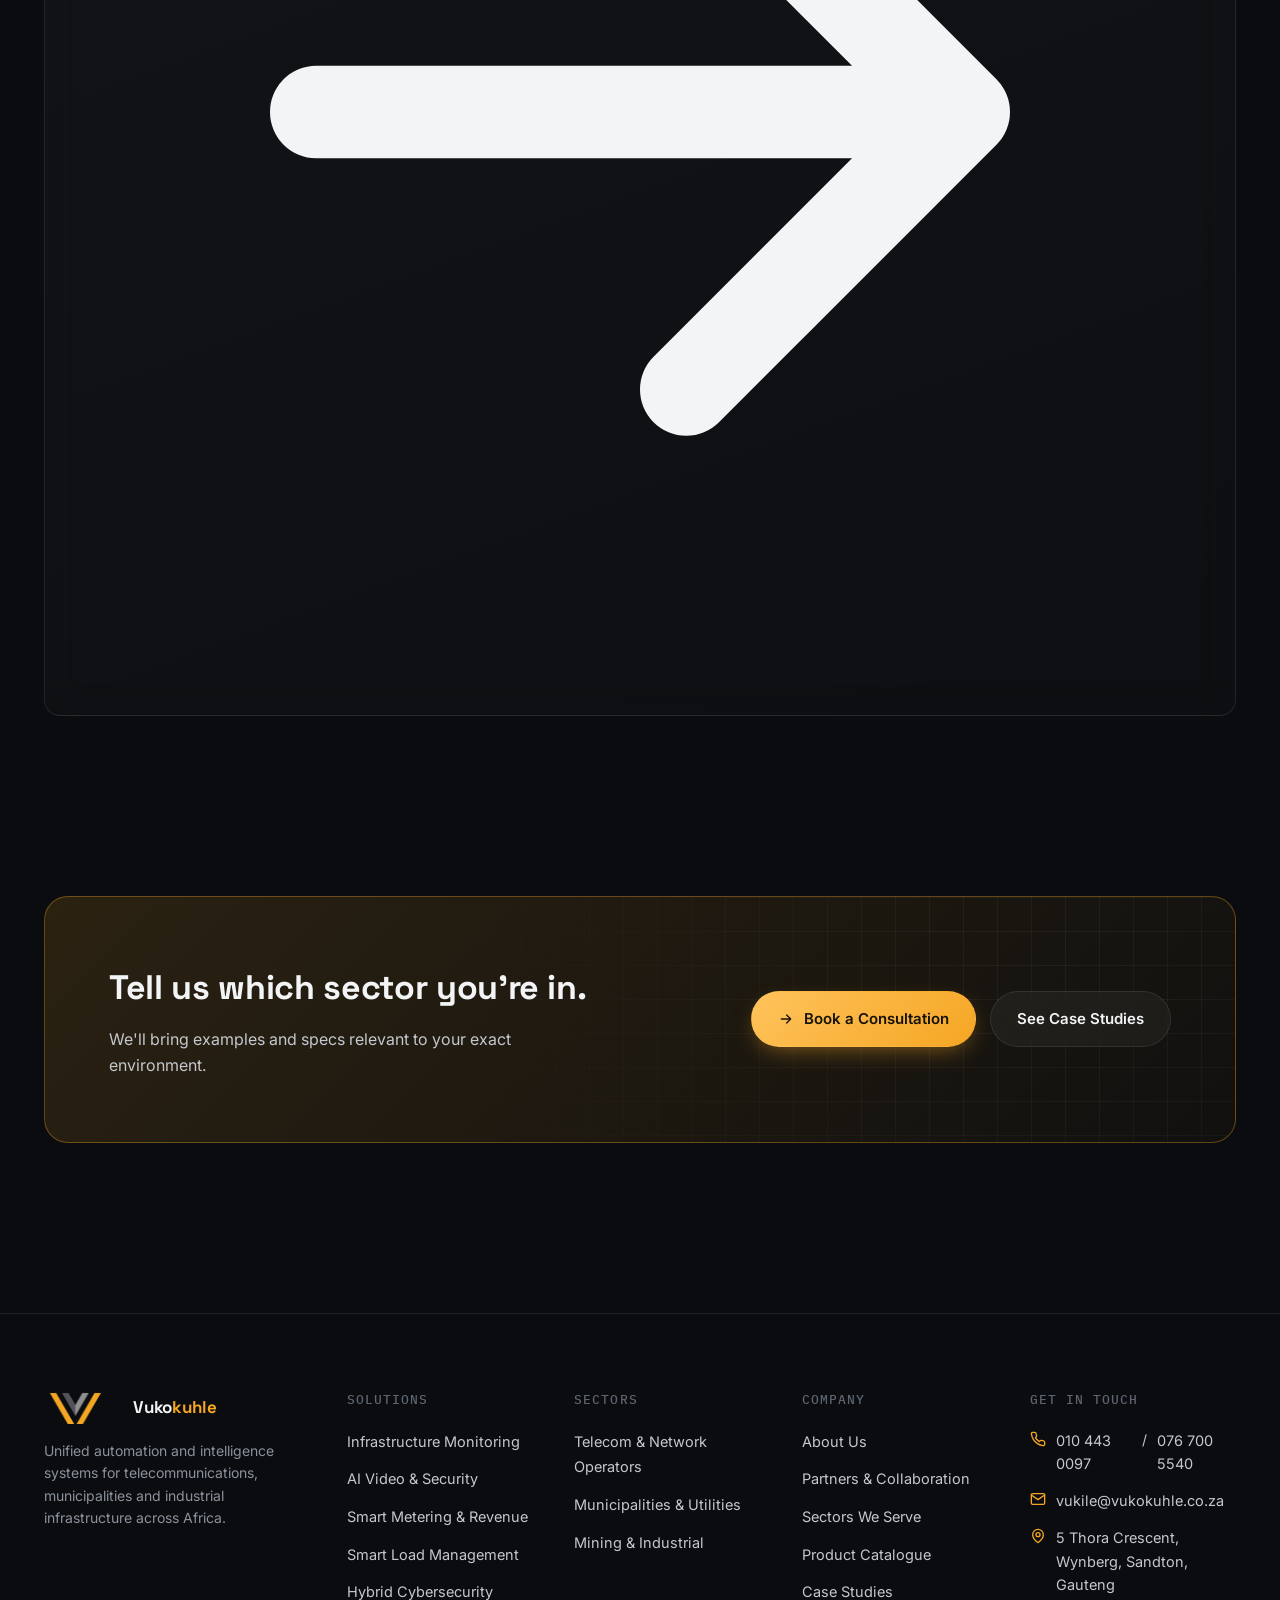
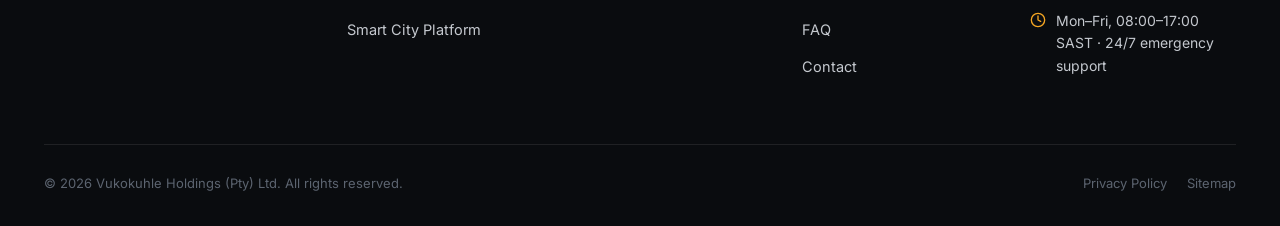
<file: sectors.html>
<!doctype html>
<html lang="en-ZA">
<head>
<meta charset="UTF-8">
  <meta name="viewport" content="width=device-width, initial-scale=1.0">
  <title>Sectors We Serve | Telecom, Municipalities & Mining Automation</title>
  <meta name="description" content="Vukokuhle Holdings serves telecom & network operators, municipalities & utilities, and mining & industrial sites with tailored automation, monitoring and security solutions.">
  <meta name="robots" content="index, follow">
  <link rel="canonical" href="https://www.vukokuhle.co.za/sectors.html">

  <!-- Open Graph -->
  <meta property="og:type" content="website">
  <meta property="og:site_name" content="Vukokuhle Holdings">
  <meta property="og:title" content="Sectors We Serve | Telecom, Municipalities & Mining Automation">
  <meta property="og:description" content="Vukokuhle Holdings serves telecom & network operators, municipalities & utilities, and mining & industrial sites with tailored automation, monitoring and security solutions.">
  <meta property="og:url" content="https://www.vukokuhle.co.za/sectors.html">
  <meta property="og:image" content="https://www.vukokuhle.co.za/assets/images/og-image.jpg">
  <meta property="og:image:width" content="1200">
  <meta property="og:image:height" content="630">
  <meta property="og:locale" content="en_ZA">

  <!-- Twitter -->
  <meta name="twitter:card" content="summary_large_image">
  <meta name="twitter:title" content="Sectors We Serve | Telecom, Municipalities & Mining Automation">
  <meta name="twitter:description" content="Vukokuhle Holdings serves telecom & network operators, municipalities & utilities, and mining & industrial sites with tailored automation, monitoring and security solutions.">
  <meta name="twitter:image" content="https://www.vukokuhle.co.za/assets/images/og-image.jpg">

  <link rel="icon" href="assets/favicon/favicon.ico" sizes="any">
  <link rel="icon" type="image/png" sizes="32x32" href="assets/favicon/favicon-32.png">
  <link rel="icon" type="image/png" sizes="192x192" href="assets/favicon/favicon-192.png">
  <link rel="apple-touch-icon" href="assets/favicon/apple-touch-icon.png">
  <link rel="manifest" href="site.webmanifest">
  <meta name="theme-color" content="#0a0c0f">

  <link rel="preconnect" href="https://fonts.googleapis.com">
  <link rel="preconnect" href="https://fonts.gstatic.com" crossorigin>
  <link href="https://fonts.googleapis.com/css2?family=Space+Grotesk:wght@500;600;700&family=Inter:wght@400;500;600;700;800&family=IBM+Plex+Mono:wght@400;500&display=swap" rel="stylesheet">

  <link rel="stylesheet" href="assets/css/style.css">


<script type="application/ld+json">{
  "@context":"https://schema.org",
  "@type":"Organization",
  "@id":"https://www.vukokuhle.co.za/#organization",
  "name":"Vukokuhle Holdings (Pty) Ltd",
  "url":"https://www.vukokuhle.co.za/",
  "logo":"https://www.vukokuhle.co.za/assets/images/logo-icon.png",
  "image":"https://www.vukokuhle.co.za/assets/images/og-image.jpg",
  "telephone":"+27104430097",
  "email":"vukile@vukokuhle.co.za",
  "foundingDate":"2011",
  "founder":{"@type":"Person","name":"Vukile (Muzuvukile) Nontlanga"},
  "address":{"@type":"PostalAddress","streetAddress":"5 Thora Crescent","addressLocality":"Sandton","addressRegion":"Gauteng","postalCode":"2090","addressCountry":"ZA"},
  "sameAs":["https://www.linkedin.com","https://www.facebook.com"]
}</script>
<script type="application/ld+json">{"@context":"https://schema.org","@type":"BreadcrumbList","itemListElement":[{"@type":"ListItem","position":1,"name":"Home","item":"https://www.vukokuhle.co.za/index.html"},{"@type":"ListItem","position":2,"name":"Sectors","item":"https://www.vukokuhle.co.za/current"}]}</script>

  <!-- Google Analytics (GA4) — replace G-XXXXXXXXXX in gen/build.py with the real Measurement ID -->
  <script async src="https://www.googletagmanager.com/gtag/js?id=G-XXXXXXXXXX"></script>
  <script>
    window.dataLayer = window.dataLayer || [];
    function gtag(){dataLayer.push(arguments);}
    gtag('js', new Date());
    gtag('config', 'G-XXXXXXXXXX');
  </script>

</head>
<body class="">
  <a href="#main" class="skip-link">Skip to main content</a>
  <header class="site-header">
    <div class="container nav-inner">
      <a href="index.html" class="brand" aria-label="Vukokuhle Holdings home">
        <img src="assets/images/logo-icon.png" alt="" width="34" height="21">
        <span class="wordmark">Vuko<span>kuhle</span></span>
      </a>
      <nav aria-label="Primary">
        <ul class="nav-links"><li><a href="index.html">Home</a></li><li><a href="about.html">About</a></li><li class="has-dropdown">
              <a href="solutions.html">Solutions <svg viewBox="0 0 24 24" fill="none" stroke="currentColor" stroke-width="2" stroke-linecap="round" stroke-linejoin="round"><path d="m6 9 6 6 6-6"/></svg></a>
              <div class="dropdown glass"><a href="solutions.html#infrastructure-monitoring">Infrastructure Monitoring<small>NEO platform, IIoT gateways & sensors</small></a><a href="solutions.html#ai-video-security">AI Video & Security<small>Axxon One VMS, analytics, facial recognition</small></a><a href="solutions.html#smart-metering">Smart Metering & Revenue<small>STS meters, vending, revenue recovery</small></a><a href="solutions.html#load-management">Smart Load Management<small>Load-shedding control & consumer insight</small></a><a href="solutions.html#cybersecurity">Hybrid Cybersecurity<small>IT, OT & SCADA protection</small></a><a href="solutions.html#smart-city">Smart City Platform<small>One unified municipal platform</small></a></div>
            </li><li><a href="sectors.html" aria-current="page">Sectors</a></li><li><a href="products.html">Products</a></li><li><a href="case-studies.html">Case Studies</a></li><li><a href="faq.html">FAQ</a></li></ul>
      </nav>
      <div class="nav-actions">
        <a class="nav-phone" href="tel:+27104430097"><svg viewBox="0 0 24 24" fill="none" stroke="currentColor" stroke-width="2" stroke-linecap="round" stroke-linejoin="round"><path d="M22 16.92v3a2 2 0 0 1-2.18 2 19.79 19.79 0 0 1-8.63-3.07 19.5 19.5 0 0 1-6-6 19.79 19.79 0 0 1-3.07-8.67A2 2 0 0 1 4.11 2h3a2 2 0 0 1 2 1.72c.127.96.361 1.903.7 2.81a2 2 0 0 1-.45 2.11L8.09 9.91a16 16 0 0 0 6 6l1.27-1.27a2 2 0 0 1 2.11-.45c.907.339 1.85.573 2.81.7A2 2 0 0 1 22 16.92z"/></svg> 010 443 0097</a>
        <a class="btn btn-ghost" href="contact.html">Book a Consultation</a>
        <button class="nav-toggle" aria-label="Toggle menu" aria-expanded="false"><span></span><span></span><span></span></button>
      </div>
    </div>
    <div class="mobile-panel">
      <a href="index.html">Home <svg viewBox="0 0 24 24" fill="none" stroke="currentColor" stroke-width="2" stroke-linecap="round" stroke-linejoin="round"><path d="M7 17 17 7M7 7h10v10"/></svg></a><a href="about.html">About <svg viewBox="0 0 24 24" fill="none" stroke="currentColor" stroke-width="2" stroke-linecap="round" stroke-linejoin="round"><path d="M7 17 17 7M7 7h10v10"/></svg></a><a href="solutions.html">Solutions <svg viewBox="0 0 24 24" fill="none" stroke="currentColor" stroke-width="2" stroke-linecap="round" stroke-linejoin="round"><path d="M7 17 17 7M7 7h10v10"/></svg></a><div class="mobile-sub"><a href="solutions.html#infrastructure-monitoring">Infrastructure Monitoring</a><a href="solutions.html#ai-video-security">AI Video & Security</a><a href="solutions.html#smart-metering">Smart Metering & Revenue</a><a href="solutions.html#load-management">Smart Load Management</a><a href="solutions.html#cybersecurity">Hybrid Cybersecurity</a><a href="solutions.html#smart-city">Smart City Platform</a></div><a href="sectors.html">Sectors <svg viewBox="0 0 24 24" fill="none" stroke="currentColor" stroke-width="2" stroke-linecap="round" stroke-linejoin="round"><path d="M7 17 17 7M7 7h10v10"/></svg></a><a href="products.html">Products <svg viewBox="0 0 24 24" fill="none" stroke="currentColor" stroke-width="2" stroke-linecap="round" stroke-linejoin="round"><path d="M7 17 17 7M7 7h10v10"/></svg></a><a href="case-studies.html">Case Studies <svg viewBox="0 0 24 24" fill="none" stroke="currentColor" stroke-width="2" stroke-linecap="round" stroke-linejoin="round"><path d="M7 17 17 7M7 7h10v10"/></svg></a><a href="faq.html">FAQ <svg viewBox="0 0 24 24" fill="none" stroke="currentColor" stroke-width="2" stroke-linecap="round" stroke-linejoin="round"><path d="M7 17 17 7M7 7h10v10"/></svg></a>
      <a class="btn btn-primary btn-block" href="contact.html">Book a Consultation</a>
    </div>
  </header>
  <main id="main">

  <nav class="breadcrumbs container" aria-label="Breadcrumb"><ol><li><a href="index.html">Home</a></li><li class="sep">/</li><li aria-current="page">Sectors</li></ol></nav>
  <section class="page-hero container reveal">
    <span class="eyebrow">Sectors We Serve</span>
    <h1>Tailored automation for the demands of each sector.</h1>
    <p class="lede">The underlying platform is the same — how it's configured, and what it prioritises, changes by sector.</p>
  </section>
  <section class="section section-tight">
    <div class="container">
      <div class="sector-tabs reveal">
      <button class="sector-tab is-active" data-target="telecom">Telecom &amp; Network Operators</button>
      <button class="sector-tab" data-target="municipalities">Municipalities &amp; Utilities</button>
      <button class="sector-tab" data-target="mining">Mining &amp; Industrial</button>
    </div>
      <div class="sector-panel" id="telecom" style="display:block;">
      <div class="glass reveal" style="padding:40px;">
        <span class="eyebrow">Telecom &amp; Network Operators</span>
        <h2 style="margin-top:12px;font-size:28px;">Keep every tower, POP and data centre visible — and online.</h2>
        <p style="margin-top:14px;color:var(--muted);max-width:680px;">Unified monitoring, fault management and predictive maintenance for tower sites, fibre networks and data centres — so field teams respond to real faults, not guesswork.</p>
        <div class="grid grid-3" style="margin-top:30px;">
          <div class="card glass"><span class="icon"><svg viewBox="0 0 24 24" fill="none" stroke="currentColor" stroke-width="2" stroke-linecap="round" stroke-linejoin="round"><rect x="2" y="3" width="20" height="7" rx="1.5"/><rect x="2" y="14" width="20" height="7" rx="1.5"/><path d="M6 6.5h.01M6 17.5h.01"/></svg></span><h3>Site &amp; Power Monitoring</h3><p>Remote visibility into cabinets, rectifiers, batteries and generators across every site.</p></div>
          <div class="card glass"><span class="icon"><svg viewBox="0 0 24 24" fill="none" stroke="currentColor" stroke-width="2" stroke-linecap="round" stroke-linejoin="round"><path d="M23 19a2 2 0 0 1-2 2H3a2 2 0 0 1-2-2V8a2 2 0 0 1 2-2h4l2-3h6l2 3h4a2 2 0 0 1 2 2Z"/><circle cx="12" cy="13" r="4"/></svg></span><h3>Perimeter &amp; Cable Security</h3><p>AI video surveillance plus cable, fibre-route and manhole theft monitoring.</p></div>
          <div class="card glass"><span class="icon"><svg viewBox="0 0 24 24" fill="none" stroke="currentColor" stroke-width="2" stroke-linecap="round" stroke-linejoin="round"><rect x="3" y="11" width="18" height="10" rx="2"/><path d="M7 11V7a5 5 0 0 1 10 0v4"/></svg></span><h3>Network Cybersecurity</h3><p>IT/OT-spanning protection for the systems that keep the network itself online.</p></div>
        </div>
        <a href="solutions.html#infrastructure-monitoring" class="card-link" style="margin-top:24px;">Explore infrastructure monitoring <svg viewBox="0 0 24 24" fill="none" stroke="currentColor" stroke-width="2" stroke-linecap="round" stroke-linejoin="round"><path d="M5 12h14M13 6l6 6-6 6"/></svg></a>
      </div>
    </div><div class="sector-panel" id="municipalities" style="display:none;">
      <div class="glass reveal" style="padding:40px;">
        <span class="eyebrow">Municipalities &amp; Utilities</span>
        <h2 style="margin-top:12px;font-size:28px;">Recover revenue and manage load — on one platform.</h2>
        <p style="margin-top:14px;color:var(--muted);max-width:680px;">Smart metering, revenue recovery, load management and the ONE unified platform for water, electricity and waste services — built to replace fragmented legacy municipal systems.</p>
        <div class="grid grid-3" style="margin-top:30px;">
          <div class="card glass"><span class="icon"><svg viewBox="0 0 24 24" fill="none" stroke="currentColor" stroke-width="2" stroke-linecap="round" stroke-linejoin="round"><path d="M12 21a9 9 0 1 1 9-9"/><path d="M12 12 8 8m4 4 6-2"/></svg></span><h3>Smart Metering</h3><p>STS-compliant electricity and water metering with tamper detection and prepaid vending.</p></div>
          <div class="card glass"><span class="icon"><svg viewBox="0 0 24 24" fill="none" stroke="currentColor" stroke-width="2" stroke-linecap="round" stroke-linejoin="round"><path d="M13 2 3 14h9l-1 8 10-12h-9l1-8Z"/></svg></span><h3>Load Shedding Management</h3><p>Automated load flow control that protects infrastructure and educates consumers.</p></div>
          <div class="card glass"><span class="icon"><svg viewBox="0 0 24 24" fill="none" stroke="currentColor" stroke-width="2" stroke-linecap="round" stroke-linejoin="round"><rect x="3" y="3" width="7" height="7" rx="1"/><rect x="14" y="3" width="7" height="7" rx="1"/><rect x="3" y="14" width="7" height="7" rx="1"/><rect x="14" y="14" width="7" height="7" rx="1"/></svg></span><h3>Unified Municipal Platform</h3><p>Asset, billing and customer service management consolidated into a single interface.</p></div>
        </div>
        <a href="solutions.html#smart-metering" class="card-link" style="margin-top:24px;">Explore smart metering &amp; revenue <svg viewBox="0 0 24 24" fill="none" stroke="currentColor" stroke-width="2" stroke-linecap="round" stroke-linejoin="round"><path d="M5 12h14M13 6l6 6-6 6"/></svg></a>
      </div>
    </div><div class="sector-panel" id="mining" style="display:none;">
      <div class="glass reveal" style="padding:40px;">
        <span class="eyebrow">Mining &amp; Industrial</span>
        <h2 style="margin-top:12px;font-size:28px;">Surveillance, compliance and SCADA security for high-risk sites.</h2>
        <p style="margin-top:14px;color:var(--muted);max-width:680px;">AI-powered surveillance, environmental monitoring, PPE compliance and SCADA cybersecurity built for the operational demands of mining and heavy industry.</p>
        <div class="grid grid-3" style="margin-top:30px;">
          <div class="card glass"><span class="icon"><svg viewBox="0 0 24 24" fill="none" stroke="currentColor" stroke-width="2" stroke-linecap="round" stroke-linejoin="round"><path d="M23 19a2 2 0 0 1-2 2H3a2 2 0 0 1-2-2V8a2 2 0 0 1 2-2h4l2-3h6l2 3h4a2 2 0 0 1 2 2Z"/><circle cx="12" cy="13" r="4"/></svg></span><h3>AI Surveillance &amp; PPE Detection</h3><p>Behaviour analytics, PPE compliance detection and risky-posture alerts across operational areas.</p></div>
          <div class="card glass"><span class="icon"><svg viewBox="0 0 24 24" fill="none" stroke="currentColor" stroke-width="2" stroke-linecap="round" stroke-linejoin="round"><path d="M12 22s8-4 8-10V5l-8-3-8 3v7c0 6 8 10 8 10Z"/></svg></span><h3>Environmental Monitoring</h3><p>Temperature, smoke, flood and intrusion detection for facilities and critical environments.</p></div>
          <div class="card glass"><span class="icon"><svg viewBox="0 0 24 24" fill="none" stroke="currentColor" stroke-width="2" stroke-linecap="round" stroke-linejoin="round"><rect x="3" y="11" width="18" height="10" rx="2"/><path d="M7 11V7a5 5 0 0 1 10 0v4"/></svg></span><h3>SCADA Cybersecurity</h3><p>Protocol-aware protection for Modbus, BACnet, SNMP and OPC industrial environments.</p></div>
        </div>
        <a href="solutions.html#cybersecurity" class="card-link" style="margin-top:24px;">Explore hybrid cybersecurity <svg viewBox="0 0 24 24" fill="none" stroke="currentColor" stroke-width="2" stroke-linecap="round" stroke-linejoin="round"><path d="M5 12h14M13 6l6 6-6 6"/></svg></a>
      </div>
    </div>
    </div>
  </section>
  <section class="section">
    <div class="container">
      <div class="cta-banner reveal">
        <div><h2>Tell us which sector you're in.</h2><p>We'll bring examples and specs relevant to your exact environment.</p></div>
        <div class="cta-actions">
          <a href="contact.html" class="btn btn-primary"><svg viewBox="0 0 24 24" fill="none" stroke="currentColor" stroke-width="2" stroke-linecap="round" stroke-linejoin="round"><path d="M5 12h14M13 6l6 6-6 6"/></svg> Book a Consultation</a>
          <a href="case-studies.html" class="btn btn-ghost">See Case Studies</a>
        </div>
      </div>
    </div>
  </section>

  </main>
  <footer class="site-footer">
    <div class="container">
      <div class="footer-top">
        <div class="footer-brand">
          <a href="index.html" class="brand"><img src="assets/images/logo-icon.png" alt="" width="34" height="21"><span class="wordmark">Vuko<span>kuhle</span></span></a>
          <p>Unified automation and intelligence systems for telecommunications, municipalities and industrial infrastructure across Africa.</p>
        </div>
        <div class="footer-col">
          <h4>Solutions</h4>
          <ul><li><a href="solutions.html#infrastructure-monitoring">Infrastructure Monitoring</a></li><li><a href="solutions.html#ai-video-security">AI Video & Security</a></li><li><a href="solutions.html#smart-metering">Smart Metering & Revenue</a></li><li><a href="solutions.html#load-management">Smart Load Management</a></li><li><a href="solutions.html#cybersecurity">Hybrid Cybersecurity</a></li><li><a href="solutions.html#smart-city">Smart City Platform</a></li></ul>
        </div>
        <div class="footer-col">
          <h4>Sectors</h4>
          <ul><li><a href="sectors.html#telecom">Telecom & Network Operators</a></li><li><a href="sectors.html#municipalities">Municipalities & Utilities</a></li><li><a href="sectors.html#mining">Mining & Industrial</a></li></ul>
        </div>
        <div class="footer-col">
          <h4>Company</h4>
          <ul><li><a href="about.html">About Us</a></li><li><a href="index.html#partners">Partners & Collaboration</a></li><li><a href="sectors.html">Sectors We Serve</a></li><li><a href="products.html">Product Catalogue</a></li><li><a href="case-studies.html">Case Studies</a></li><li><a href="faq.html">FAQ</a></li><li><a href="contact.html">Contact</a></li></ul>
        </div>
        <div class="footer-col">
          <h4>Get In Touch</h4>
          <ul class="footer-contact">
            <li><svg viewBox="0 0 24 24" fill="none" stroke="currentColor" stroke-width="2" stroke-linecap="round" stroke-linejoin="round"><path d="M22 16.92v3a2 2 0 0 1-2.18 2 19.79 19.79 0 0 1-8.63-3.07 19.5 19.5 0 0 1-6-6 19.79 19.79 0 0 1-3.07-8.67A2 2 0 0 1 4.11 2h3a2 2 0 0 1 2 1.72c.127.96.361 1.903.7 2.81a2 2 0 0 1-.45 2.11L8.09 9.91a16 16 0 0 0 6 6l1.27-1.27a2 2 0 0 1 2.11-.45c.907.339 1.85.573 2.81.7A2 2 0 0 1 22 16.92z"/></svg> <a href="tel:+27104430097">010 443 0097</a> / <a href="tel:+27767005540">076 700 5540</a></li>
            <li><svg viewBox="0 0 24 24" fill="none" stroke="currentColor" stroke-width="2" stroke-linecap="round" stroke-linejoin="round"><rect x="2" y="4" width="20" height="16" rx="2"/><path d="m22 6-10 7L2 6"/></svg> <a href="mailto:vukile@vukokuhle.co.za">vukile@vukokuhle.co.za</a></li>
            <li><svg viewBox="0 0 24 24" fill="none" stroke="currentColor" stroke-width="2" stroke-linecap="round" stroke-linejoin="round"><path d="M20 10c0 6-8 12-8 12s-8-6-8-12a8 8 0 0 1 16 0Z"/><circle cx="12" cy="10" r="3"/></svg> <a href="https://www.google.com/maps/dir/?api=1&destination=5+Thora+Crescent+Wynberg+Sandton+Gauteng+South+Africa" target="_blank" rel="noopener">5 Thora Crescent, Wynberg, Sandton, Gauteng</a></li>
            <li><svg viewBox="0 0 24 24" fill="none" stroke="currentColor" stroke-width="2" stroke-linecap="round" stroke-linejoin="round"><circle cx="12" cy="12" r="10"/><path d="M12 6v6l4 2"/></svg> Mon–Fri, 08:00–17:00 SAST · 24/7 emergency support</li>
          </ul>
        </div>
      </div>
      <div class="footer-bottom">
        <span>© <span data-year></span> Vukokuhle Holdings (Pty) Ltd. All rights reserved.</span>
        <div class="legal-links">
          <a href="privacy-policy.html">Privacy Policy</a>
          <a href="sitemap.xml">Sitemap</a>
        </div>
      </div>
    </div>
  </footer>
  <div class="mobile-sticky-cta">
    <a class="call" href="tel:+27104430097"><svg viewBox="0 0 24 24" fill="none" stroke="currentColor" stroke-width="2" stroke-linecap="round" stroke-linejoin="round"><path d="M22 16.92v3a2 2 0 0 1-2.18 2 19.79 19.79 0 0 1-8.63-3.07 19.5 19.5 0 0 1-6-6 19.79 19.79 0 0 1-3.07-8.67A2 2 0 0 1 4.11 2h3a2 2 0 0 1 2 1.72c.127.96.361 1.903.7 2.81a2 2 0 0 1-.45 2.11L8.09 9.91a16 16 0 0 0 6 6l1.27-1.27a2 2 0 0 1 2.11-.45c.907.339 1.85.573 2.81.7A2 2 0 0 1 22 16.92z"/></svg> Call Us</a>
    <a class="quote" href="contact.html"><svg viewBox="0 0 24 24" fill="none" stroke="currentColor" stroke-width="2" stroke-linecap="round" stroke-linejoin="round"><path d="M5 12h14M13 6l6 6-6 6"/></svg> Get a Quote</a>
  </div>
  <script src="assets/js/main.js"></script>
</body>
</html>
</file>
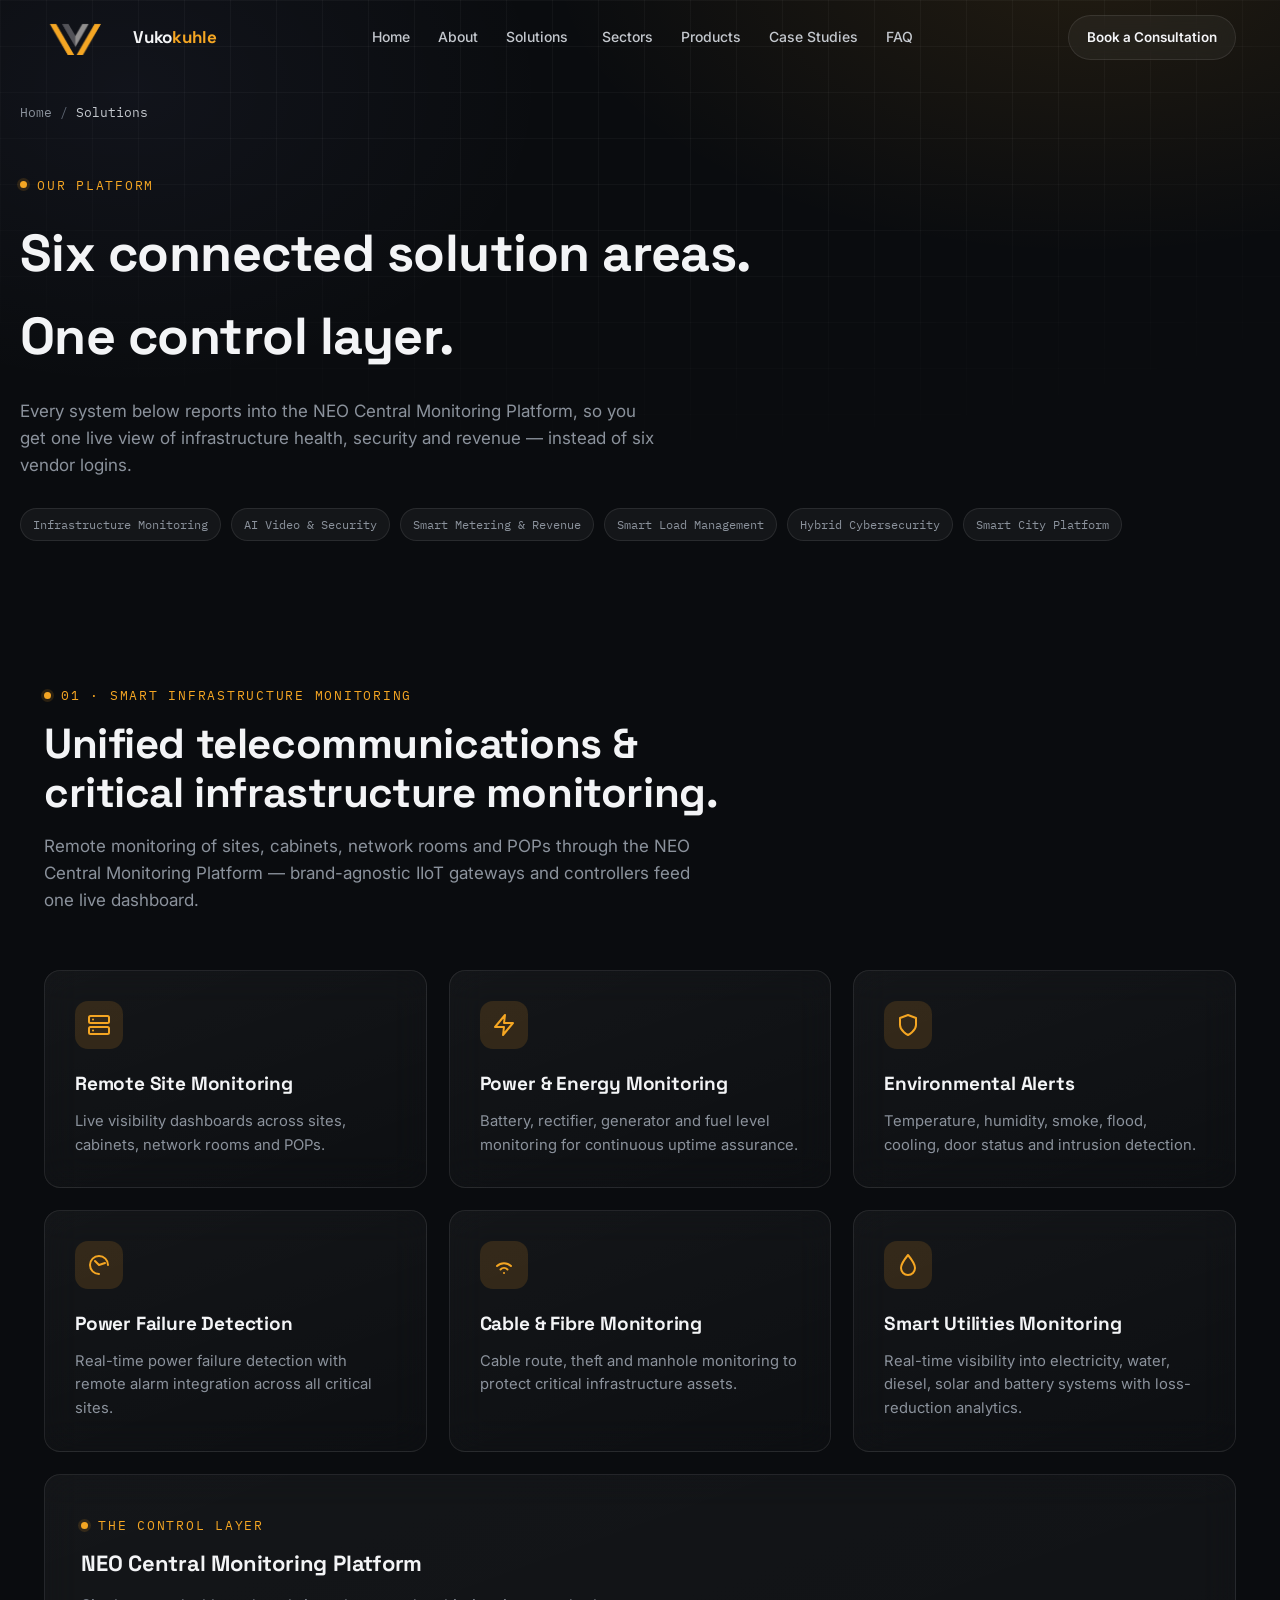
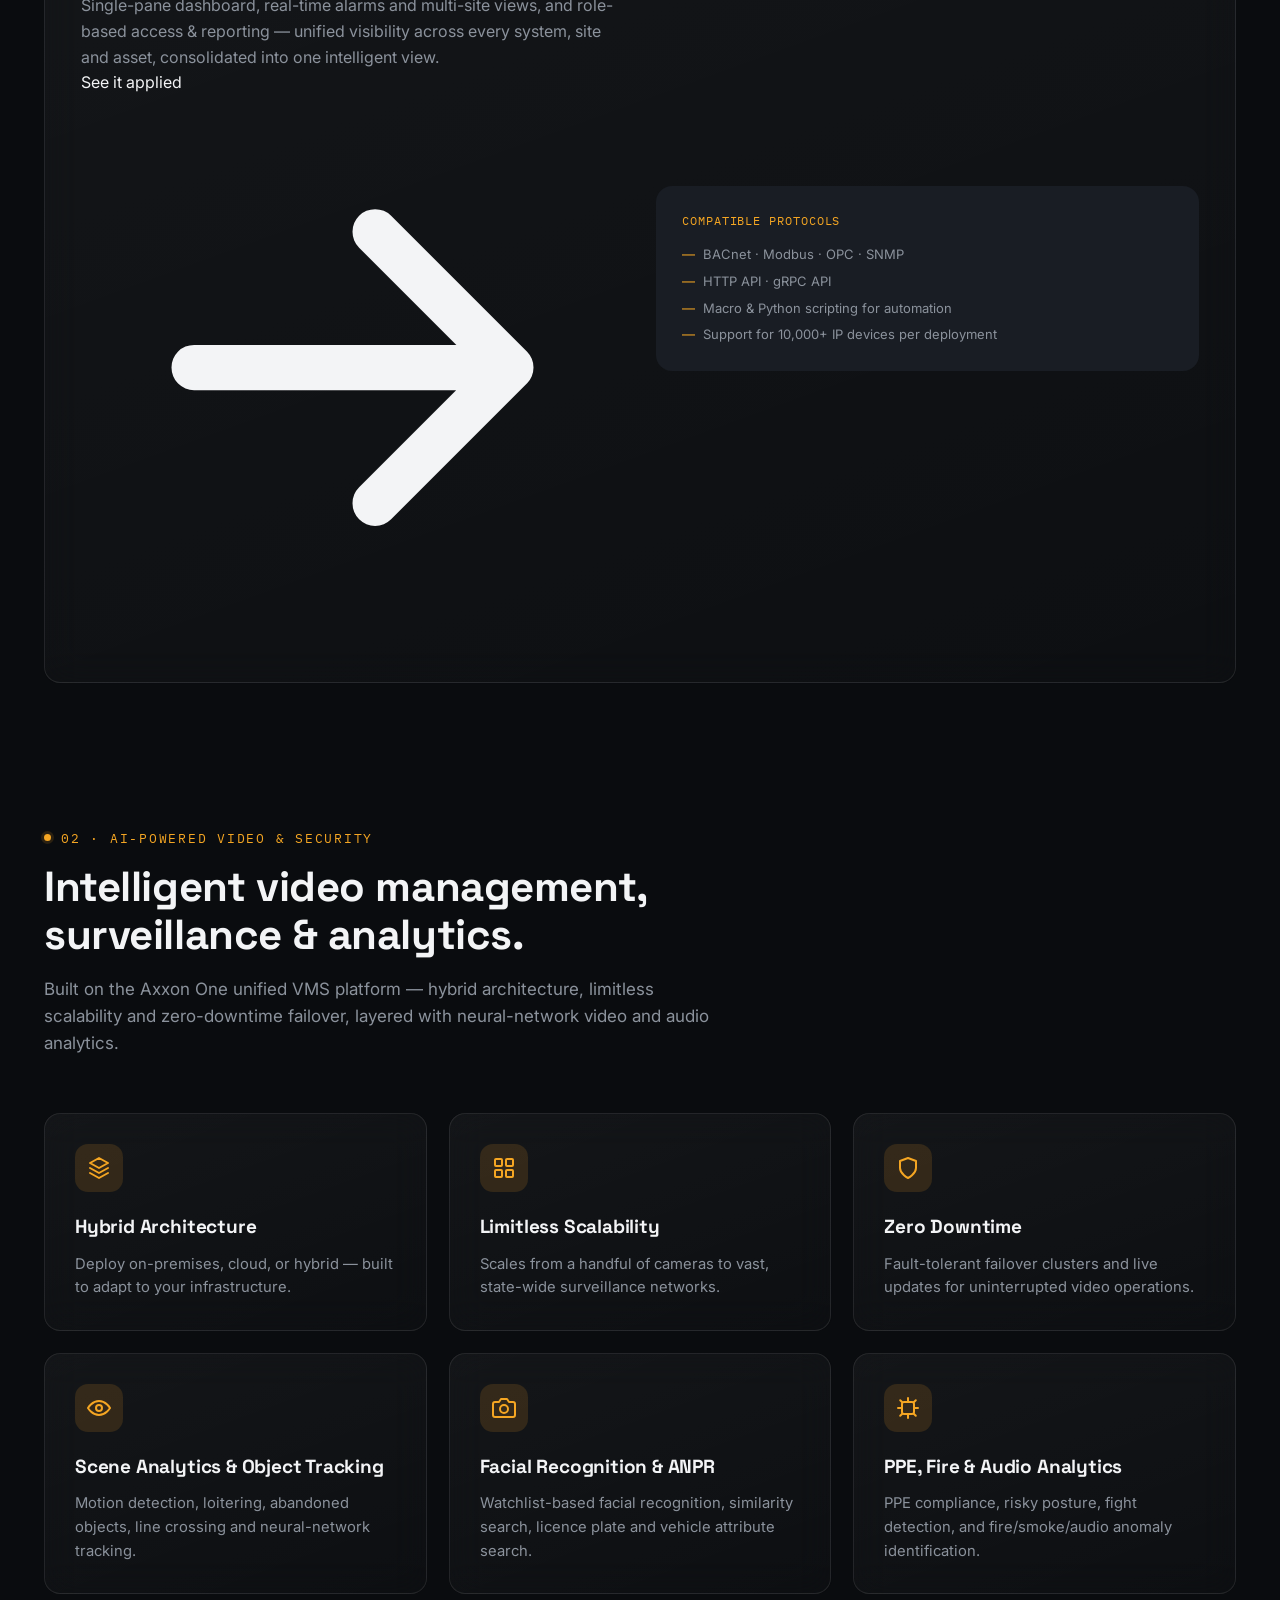
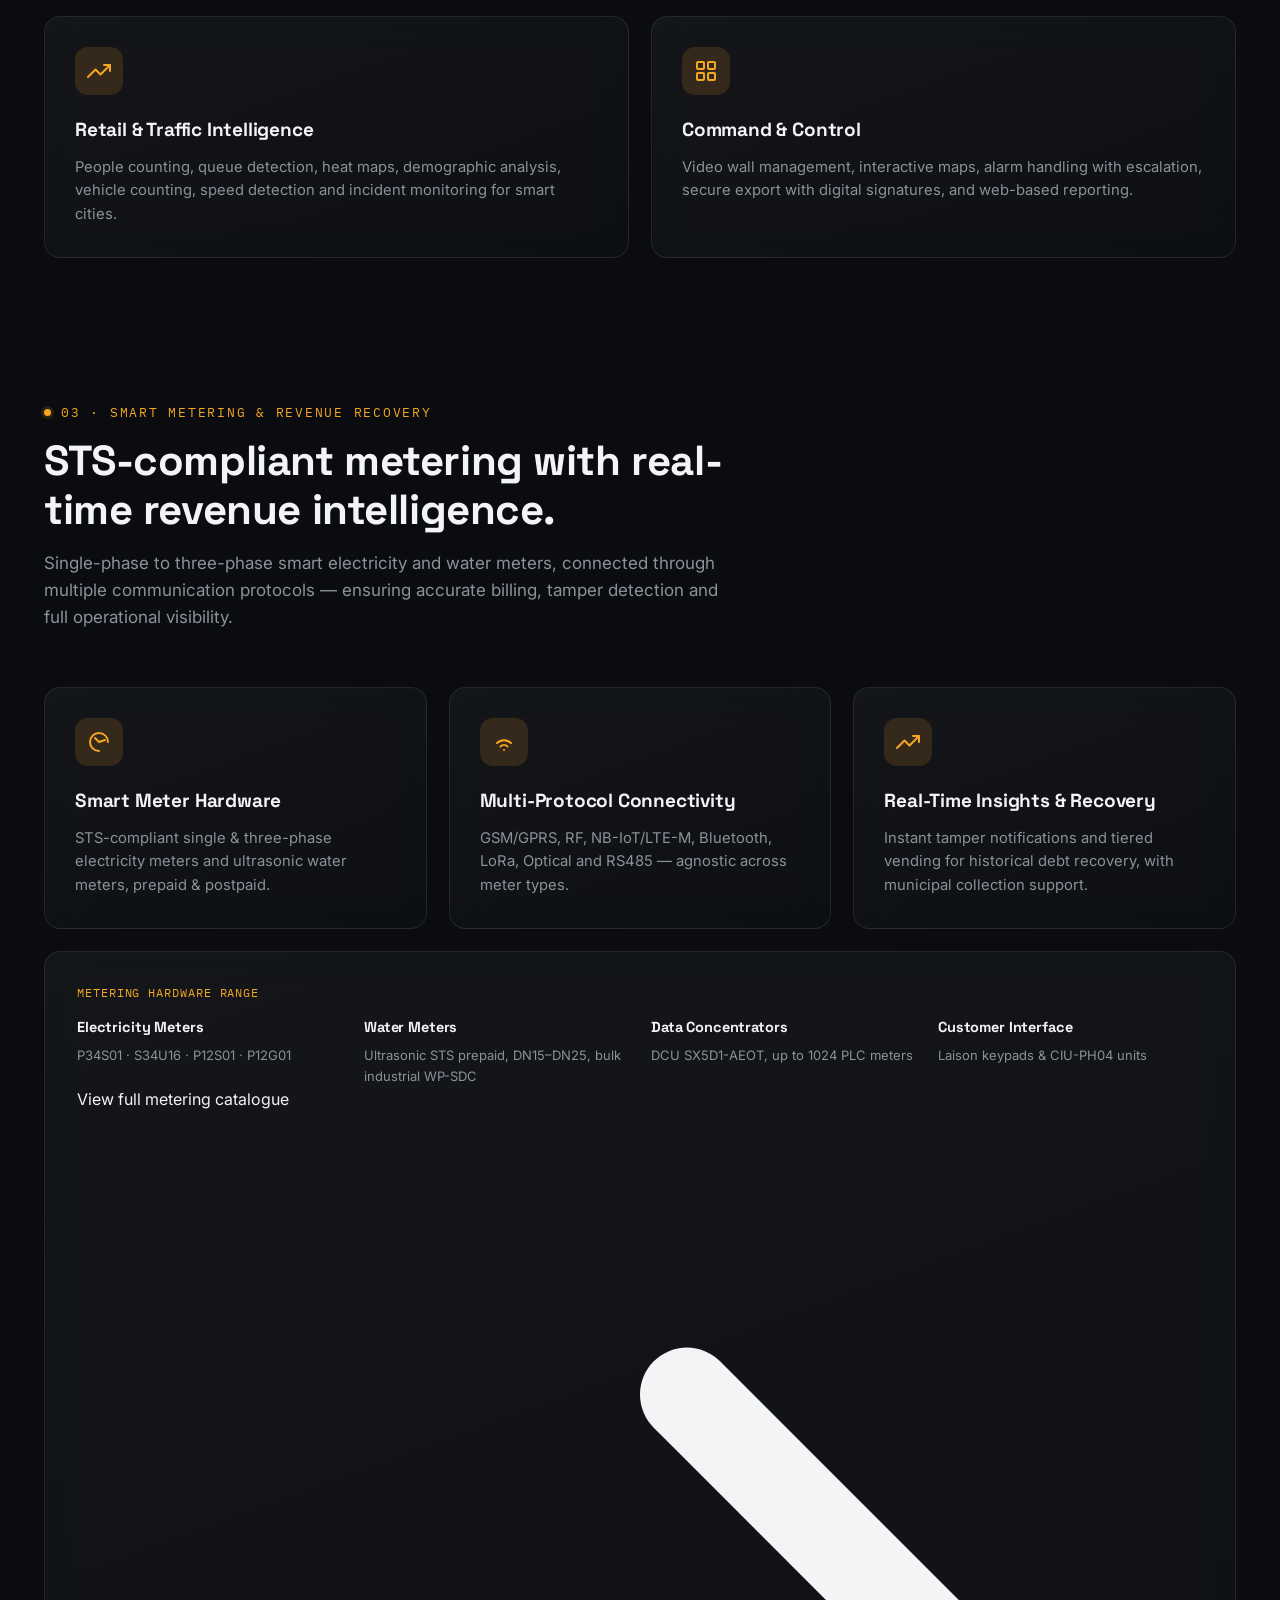
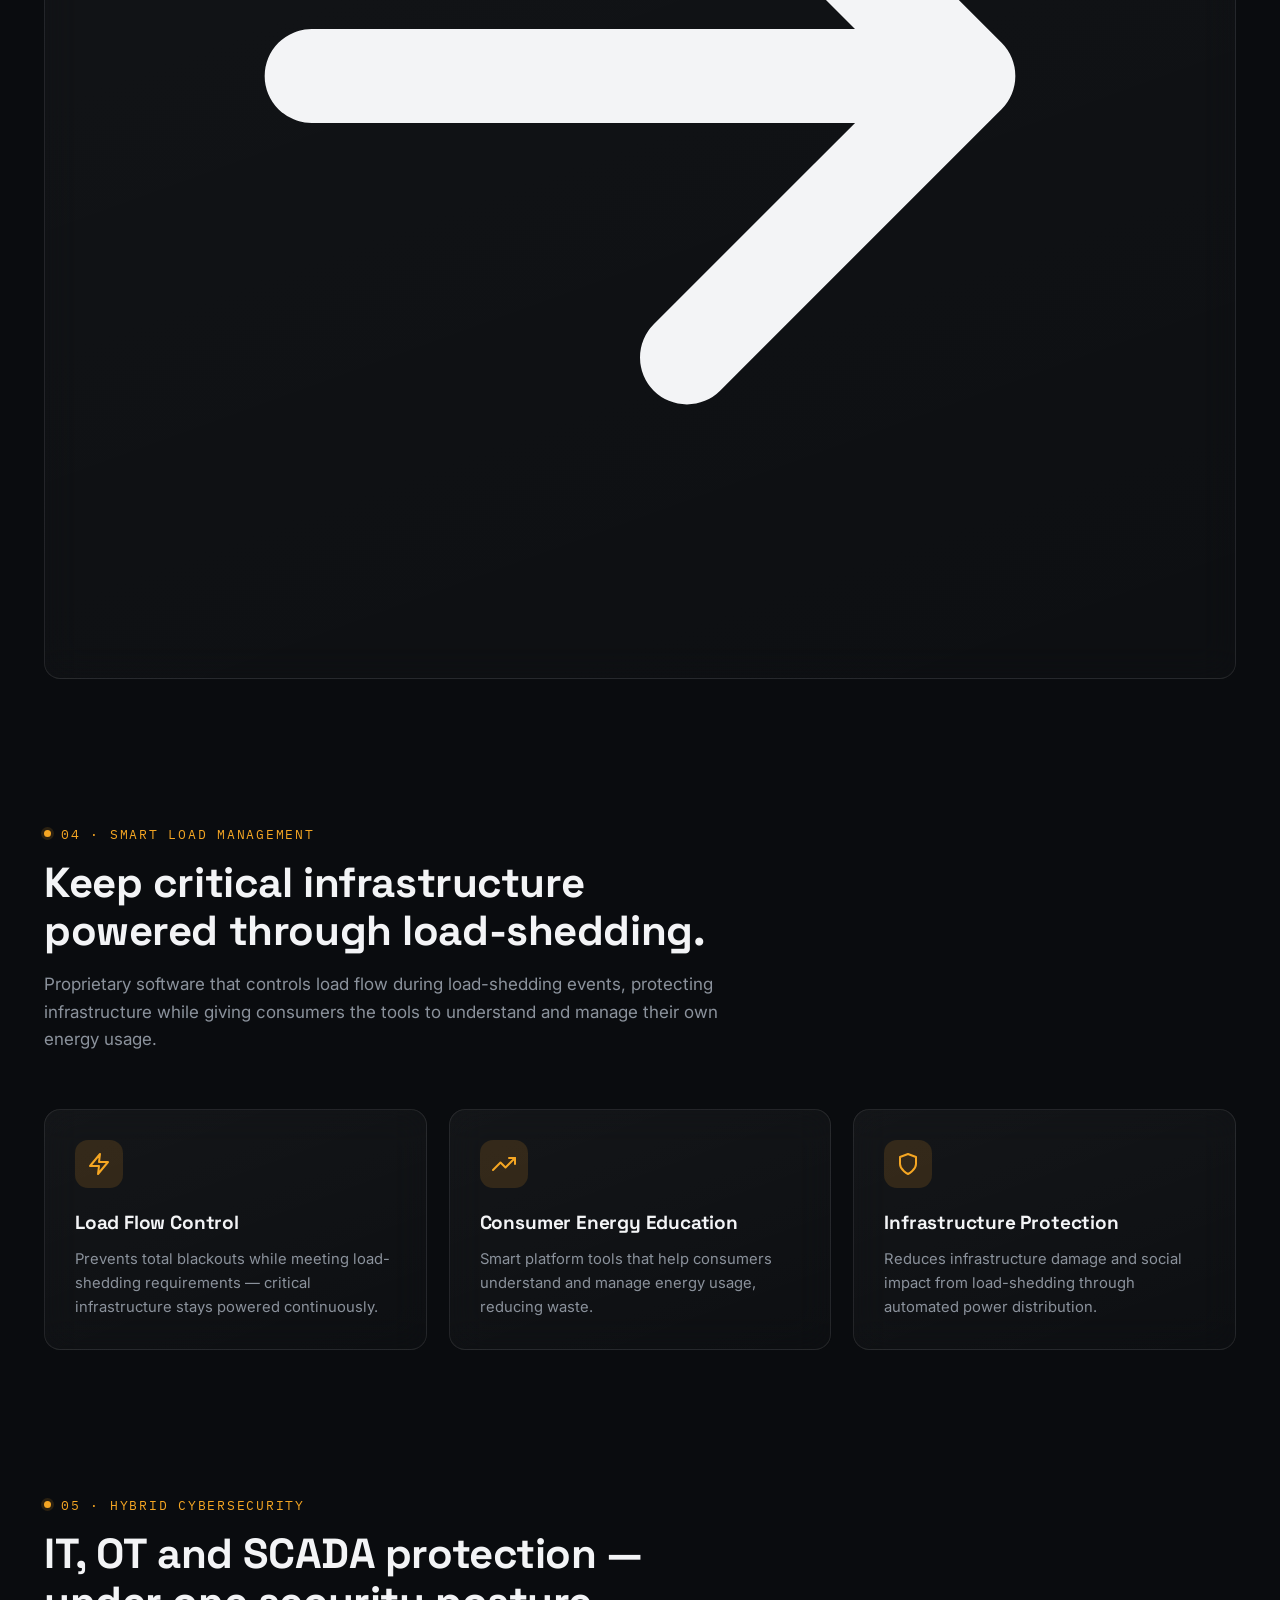
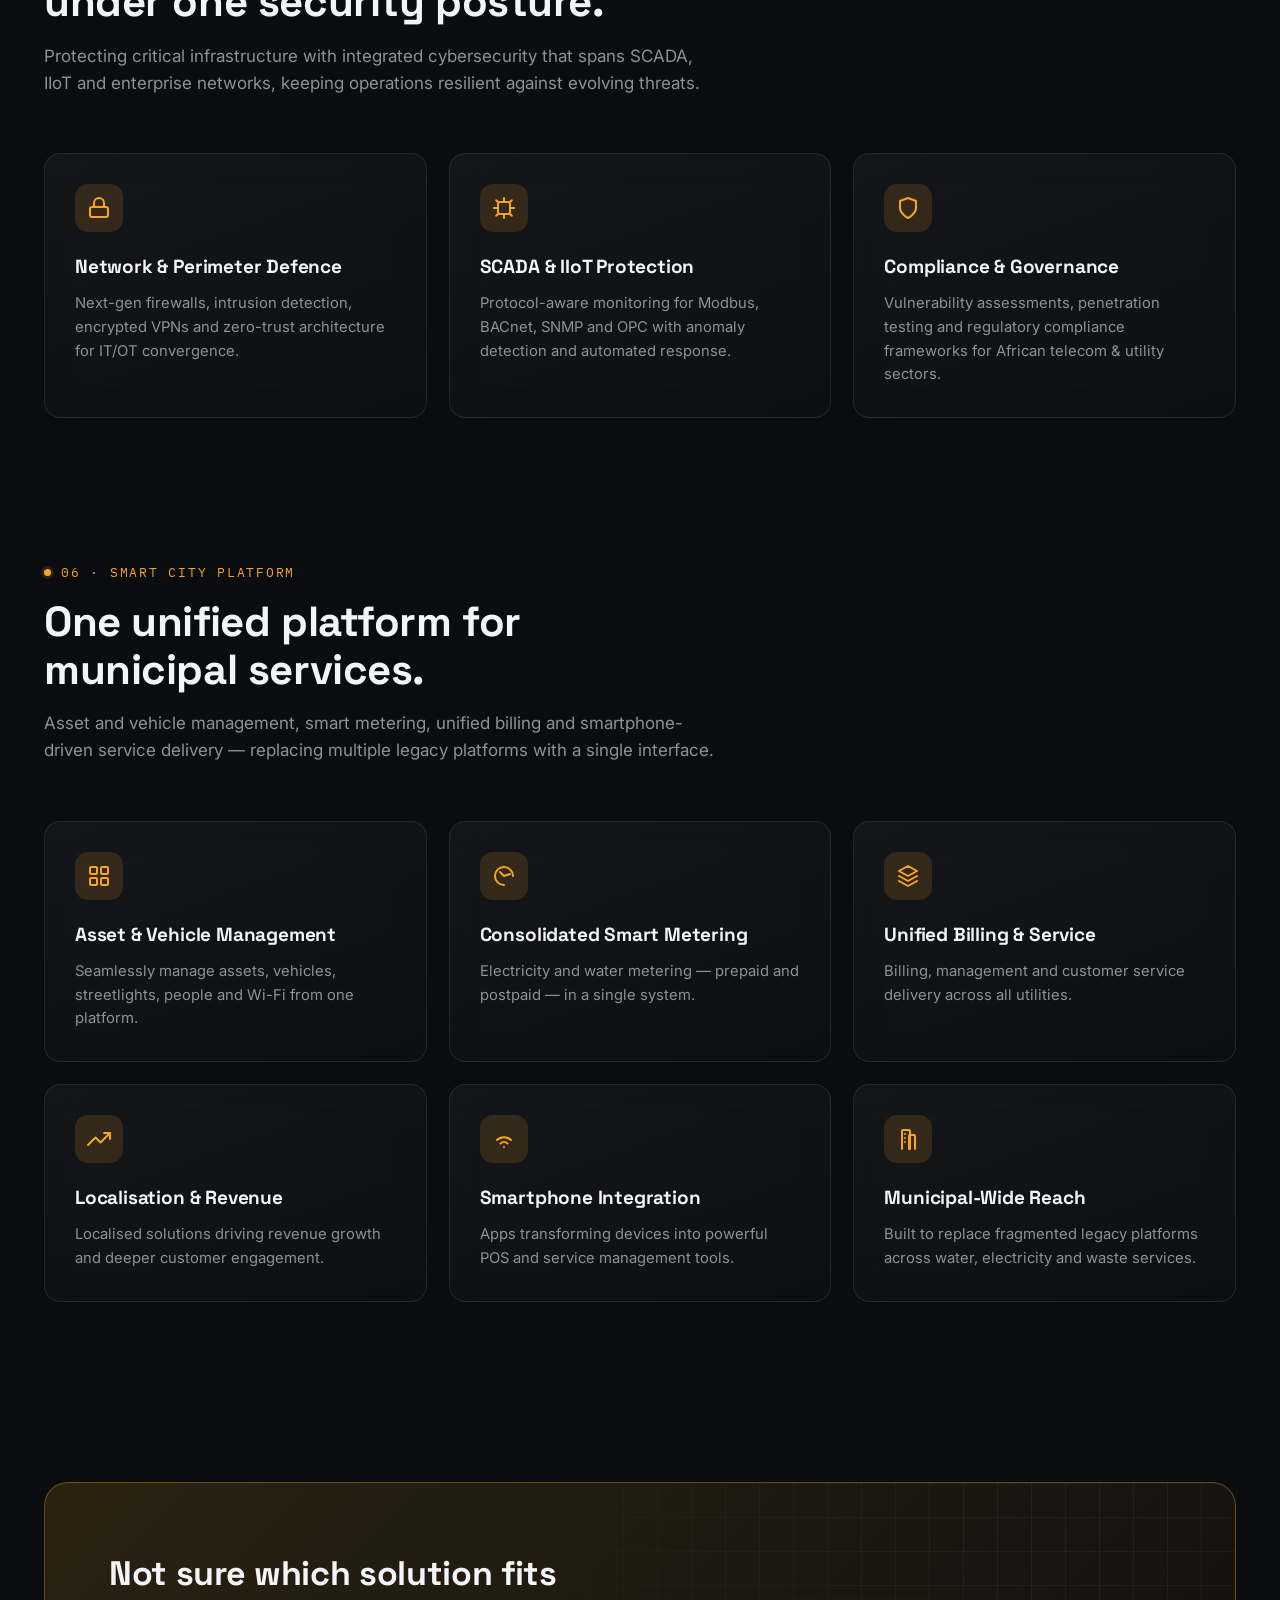
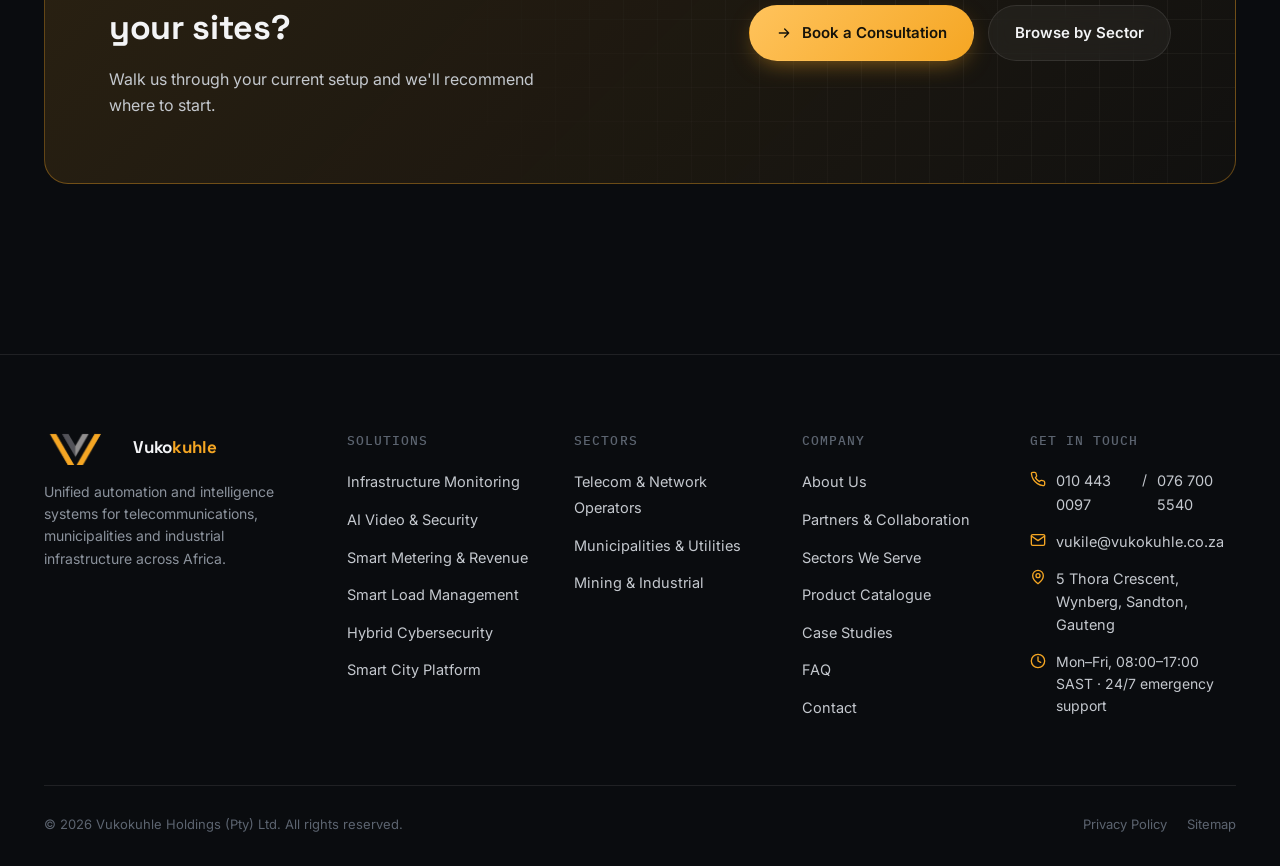
<file: solutions.html>
<!doctype html>
<html lang="en-ZA">
<head>
<meta charset="UTF-8">
  <meta name="viewport" content="width=device-width, initial-scale=1.0">
  <title>Solutions | Smart Monitoring, AI Security, Metering & Cybersecurity</title>
  <meta name="description" content="Explore Vukokuhle Holdings' six solution areas: infrastructure monitoring, AI video security, smart metering, load management, hybrid cybersecurity and the unified smart city platform.">
  <meta name="robots" content="index, follow">
  <link rel="canonical" href="https://www.vukokuhle.co.za/solutions.html">

  <!-- Open Graph -->
  <meta property="og:type" content="website">
  <meta property="og:site_name" content="Vukokuhle Holdings">
  <meta property="og:title" content="Solutions | Smart Monitoring, AI Security, Metering & Cybersecurity">
  <meta property="og:description" content="Explore Vukokuhle Holdings' six solution areas: infrastructure monitoring, AI video security, smart metering, load management, hybrid cybersecurity and the unified smart city platform.">
  <meta property="og:url" content="https://www.vukokuhle.co.za/solutions.html">
  <meta property="og:image" content="https://www.vukokuhle.co.za/assets/images/og-image.jpg">
  <meta property="og:image:width" content="1200">
  <meta property="og:image:height" content="630">
  <meta property="og:locale" content="en_ZA">

  <!-- Twitter -->
  <meta name="twitter:card" content="summary_large_image">
  <meta name="twitter:title" content="Solutions | Smart Monitoring, AI Security, Metering & Cybersecurity">
  <meta name="twitter:description" content="Explore Vukokuhle Holdings' six solution areas: infrastructure monitoring, AI video security, smart metering, load management, hybrid cybersecurity and the unified smart city platform.">
  <meta name="twitter:image" content="https://www.vukokuhle.co.za/assets/images/og-image.jpg">

  <link rel="icon" href="assets/favicon/favicon.ico" sizes="any">
  <link rel="icon" type="image/png" sizes="32x32" href="assets/favicon/favicon-32.png">
  <link rel="icon" type="image/png" sizes="192x192" href="assets/favicon/favicon-192.png">
  <link rel="apple-touch-icon" href="assets/favicon/apple-touch-icon.png">
  <link rel="manifest" href="site.webmanifest">
  <meta name="theme-color" content="#0a0c0f">

  <link rel="preconnect" href="https://fonts.googleapis.com">
  <link rel="preconnect" href="https://fonts.gstatic.com" crossorigin>
  <link href="https://fonts.googleapis.com/css2?family=Space+Grotesk:wght@500;600;700&family=Inter:wght@400;500;600;700;800&family=IBM+Plex+Mono:wght@400;500&display=swap" rel="stylesheet">

  <link rel="stylesheet" href="assets/css/style.css">


<script type="application/ld+json">{
  "@context":"https://schema.org",
  "@type":"Organization",
  "@id":"https://www.vukokuhle.co.za/#organization",
  "name":"Vukokuhle Holdings (Pty) Ltd",
  "url":"https://www.vukokuhle.co.za/",
  "logo":"https://www.vukokuhle.co.za/assets/images/logo-icon.png",
  "image":"https://www.vukokuhle.co.za/assets/images/og-image.jpg",
  "telephone":"+27104430097",
  "email":"vukile@vukokuhle.co.za",
  "foundingDate":"2011",
  "founder":{"@type":"Person","name":"Vukile (Muzuvukile) Nontlanga"},
  "address":{"@type":"PostalAddress","streetAddress":"5 Thora Crescent","addressLocality":"Sandton","addressRegion":"Gauteng","postalCode":"2090","addressCountry":"ZA"},
  "sameAs":["https://www.linkedin.com","https://www.facebook.com"]
}</script>
<script type="application/ld+json">{"@context":"https://schema.org","@type":"BreadcrumbList","itemListElement":[{"@type":"ListItem","position":1,"name":"Home","item":"https://www.vukokuhle.co.za/index.html"},{"@type":"ListItem","position":2,"name":"Solutions","item":"https://www.vukokuhle.co.za/current"}]}</script>

  <!-- Google Analytics (GA4) — replace G-XXXXXXXXXX in gen/build.py with the real Measurement ID -->
  <script async src="https://www.googletagmanager.com/gtag/js?id=G-XXXXXXXXXX"></script>
  <script>
    window.dataLayer = window.dataLayer || [];
    function gtag(){dataLayer.push(arguments);}
    gtag('js', new Date());
    gtag('config', 'G-XXXXXXXXXX');
  </script>

</head>
<body class="">
  <a href="#main" class="skip-link">Skip to main content</a>
  <header class="site-header">
    <div class="container nav-inner">
      <a href="index.html" class="brand" aria-label="Vukokuhle Holdings home">
        <img src="assets/images/logo-icon.png" alt="" width="34" height="21">
        <span class="wordmark">Vuko<span>kuhle</span></span>
      </a>
      <nav aria-label="Primary">
        <ul class="nav-links"><li><a href="index.html">Home</a></li><li><a href="about.html">About</a></li><li class="has-dropdown">
              <a href="solutions.html" aria-current="page">Solutions <svg viewBox="0 0 24 24" fill="none" stroke="currentColor" stroke-width="2" stroke-linecap="round" stroke-linejoin="round"><path d="m6 9 6 6 6-6"/></svg></a>
              <div class="dropdown glass"><a href="solutions.html#infrastructure-monitoring">Infrastructure Monitoring<small>NEO platform, IIoT gateways & sensors</small></a><a href="solutions.html#ai-video-security">AI Video & Security<small>Axxon One VMS, analytics, facial recognition</small></a><a href="solutions.html#smart-metering">Smart Metering & Revenue<small>STS meters, vending, revenue recovery</small></a><a href="solutions.html#load-management">Smart Load Management<small>Load-shedding control & consumer insight</small></a><a href="solutions.html#cybersecurity">Hybrid Cybersecurity<small>IT, OT & SCADA protection</small></a><a href="solutions.html#smart-city">Smart City Platform<small>One unified municipal platform</small></a></div>
            </li><li><a href="sectors.html">Sectors</a></li><li><a href="products.html">Products</a></li><li><a href="case-studies.html">Case Studies</a></li><li><a href="faq.html">FAQ</a></li></ul>
      </nav>
      <div class="nav-actions">
        <a class="nav-phone" href="tel:+27104430097"><svg viewBox="0 0 24 24" fill="none" stroke="currentColor" stroke-width="2" stroke-linecap="round" stroke-linejoin="round"><path d="M22 16.92v3a2 2 0 0 1-2.18 2 19.79 19.79 0 0 1-8.63-3.07 19.5 19.5 0 0 1-6-6 19.79 19.79 0 0 1-3.07-8.67A2 2 0 0 1 4.11 2h3a2 2 0 0 1 2 1.72c.127.96.361 1.903.7 2.81a2 2 0 0 1-.45 2.11L8.09 9.91a16 16 0 0 0 6 6l1.27-1.27a2 2 0 0 1 2.11-.45c.907.339 1.85.573 2.81.7A2 2 0 0 1 22 16.92z"/></svg> 010 443 0097</a>
        <a class="btn btn-ghost" href="contact.html">Book a Consultation</a>
        <button class="nav-toggle" aria-label="Toggle menu" aria-expanded="false"><span></span><span></span><span></span></button>
      </div>
    </div>
    <div class="mobile-panel">
      <a href="index.html">Home <svg viewBox="0 0 24 24" fill="none" stroke="currentColor" stroke-width="2" stroke-linecap="round" stroke-linejoin="round"><path d="M7 17 17 7M7 7h10v10"/></svg></a><a href="about.html">About <svg viewBox="0 0 24 24" fill="none" stroke="currentColor" stroke-width="2" stroke-linecap="round" stroke-linejoin="round"><path d="M7 17 17 7M7 7h10v10"/></svg></a><a href="solutions.html">Solutions <svg viewBox="0 0 24 24" fill="none" stroke="currentColor" stroke-width="2" stroke-linecap="round" stroke-linejoin="round"><path d="M7 17 17 7M7 7h10v10"/></svg></a><div class="mobile-sub"><a href="solutions.html#infrastructure-monitoring">Infrastructure Monitoring</a><a href="solutions.html#ai-video-security">AI Video & Security</a><a href="solutions.html#smart-metering">Smart Metering & Revenue</a><a href="solutions.html#load-management">Smart Load Management</a><a href="solutions.html#cybersecurity">Hybrid Cybersecurity</a><a href="solutions.html#smart-city">Smart City Platform</a></div><a href="sectors.html">Sectors <svg viewBox="0 0 24 24" fill="none" stroke="currentColor" stroke-width="2" stroke-linecap="round" stroke-linejoin="round"><path d="M7 17 17 7M7 7h10v10"/></svg></a><a href="products.html">Products <svg viewBox="0 0 24 24" fill="none" stroke="currentColor" stroke-width="2" stroke-linecap="round" stroke-linejoin="round"><path d="M7 17 17 7M7 7h10v10"/></svg></a><a href="case-studies.html">Case Studies <svg viewBox="0 0 24 24" fill="none" stroke="currentColor" stroke-width="2" stroke-linecap="round" stroke-linejoin="round"><path d="M7 17 17 7M7 7h10v10"/></svg></a><a href="faq.html">FAQ <svg viewBox="0 0 24 24" fill="none" stroke="currentColor" stroke-width="2" stroke-linecap="round" stroke-linejoin="round"><path d="M7 17 17 7M7 7h10v10"/></svg></a>
      <a class="btn btn-primary btn-block" href="contact.html">Book a Consultation</a>
    </div>
  </header>
  <main id="main">

  <nav class="breadcrumbs container" aria-label="Breadcrumb"><ol><li><a href="index.html">Home</a></li><li class="sep">/</li><li aria-current="page">Solutions</li></ol></nav>
  <section class="page-hero container reveal">
    <span class="eyebrow">Our Platform</span>
    <h1>Six connected solution areas. One control layer.</h1>
    <p class="lede">Every system below reports into the NEO Central Monitoring Platform, so you get one live view of infrastructure health, security and revenue — instead of six vendor logins.</p>
    <div style="display:flex;flex-wrap:wrap;gap:10px;margin-top:28px;"><a href="#infrastructure-monitoring" class="pill">Infrastructure Monitoring</a><a href="#ai-video-security" class="pill">AI Video & Security</a><a href="#smart-metering" class="pill">Smart Metering & Revenue</a><a href="#load-management" class="pill">Smart Load Management</a><a href="#cybersecurity" class="pill">Hybrid Cybersecurity</a><a href="#smart-city" class="pill">Smart City Platform</a></div>
  </section>
  
  <section class="section section-tight" id="infrastructure-monitoring">
    <div class="container">
      <div class="section-head"><span class="eyebrow">01 · Smart Infrastructure Monitoring</span><h2>Unified telecommunications &amp; critical infrastructure monitoring.</h2><p>Remote monitoring of sites, cabinets, network rooms and POPs through the NEO Central Monitoring Platform — brand-agnostic IIoT gateways and controllers feed one live dashboard.</p></div>
      <div class="grid grid-3 reveal-stagger"><div class="card glass"><span class="icon"><svg viewBox="0 0 24 24" fill="none" stroke="currentColor" stroke-width="2" stroke-linecap="round" stroke-linejoin="round"><rect x="2" y="3" width="20" height="7" rx="1.5"/><rect x="2" y="14" width="20" height="7" rx="1.5"/><path d="M6 6.5h.01M6 17.5h.01"/></svg></span><h3>Remote Site Monitoring</h3><p>Live visibility dashboards across sites, cabinets, network rooms and POPs.</p></div><div class="card glass"><span class="icon"><svg viewBox="0 0 24 24" fill="none" stroke="currentColor" stroke-width="2" stroke-linecap="round" stroke-linejoin="round"><path d="M13 2 3 14h9l-1 8 10-12h-9l1-8Z"/></svg></span><h3>Power &amp; Energy Monitoring</h3><p>Battery, rectifier, generator and fuel level monitoring for continuous uptime assurance.</p></div><div class="card glass"><span class="icon"><svg viewBox="0 0 24 24" fill="none" stroke="currentColor" stroke-width="2" stroke-linecap="round" stroke-linejoin="round"><path d="M12 22s8-4 8-10V5l-8-3-8 3v7c0 6 8 10 8 10Z"/></svg></span><h3>Environmental Alerts</h3><p>Temperature, humidity, smoke, flood, cooling, door status and intrusion detection.</p></div><div class="card glass"><span class="icon"><svg viewBox="0 0 24 24" fill="none" stroke="currentColor" stroke-width="2" stroke-linecap="round" stroke-linejoin="round"><path d="M12 21a9 9 0 1 1 9-9"/><path d="M12 12 8 8m4 4 6-2"/></svg></span><h3>Power Failure Detection</h3><p>Real-time power failure detection with remote alarm integration across all critical sites.</p></div><div class="card glass"><span class="icon"><svg viewBox="0 0 24 24" fill="none" stroke="currentColor" stroke-width="2" stroke-linecap="round" stroke-linejoin="round"><path d="M5 13a10 10 0 0 1 14 0M8.5 16.5a5 5 0 0 1 7 0M12 20h.01"/></svg></span><h3>Cable &amp; Fibre Monitoring</h3><p>Cable route, theft and manhole monitoring to protect critical infrastructure assets.</p></div><div class="card glass"><span class="icon"><svg viewBox="0 0 24 24" fill="none" stroke="currentColor" stroke-width="2" stroke-linecap="round" stroke-linejoin="round"><path d="M12 2s7 8.5 7 13a7 7 0 0 1-14 0c0-4.5 7-13 7-13Z"/></svg></span><h3>Smart Utilities Monitoring</h3><p>Real-time visibility into electricity, water, diesel, solar and battery systems with loss-reduction analytics.</p></div></div>
      <div class="glass split-panel reveal" style="margin-top:22px;">
          <div><span class="eyebrow">The Control Layer</span><h3 style="margin-top:10px;font-size:22px;">NEO Central Monitoring Platform</h3><p style="margin-top:12px;color:var(--muted);">Single-pane dashboard, real-time alarms and multi-site views, and role-based access &amp; reporting — unified visibility across every system, site and asset, consolidated into one intelligent view.</p>
          <a href="case-studies.html#infrastructure" class="card-link" style="margin-top:16px;">See it applied <svg viewBox="0 0 24 24" fill="none" stroke="currentColor" stroke-width="2" stroke-linecap="round" stroke-linejoin="round"><path d="M5 12h14M13 6l6 6-6 6"/></svg></a></div>
          <div class="spec-card glass" style="border:none;background:var(--panel-2);">
            <span class="cat">Compatible Protocols</span>
            <div class="spec-list"><li>BACnet · Modbus · OPC · SNMP</li><li>HTTP API · gRPC API</li><li>Macro &amp; Python scripting for automation</li><li>Support for 10,000+ IP devices per deployment</li></div>
          </div>
        </div>
    </div>
  </section>
  <section class="section section-tight" id="ai-video-security">
    <div class="container">
      <div class="section-head"><span class="eyebrow">02 · AI-Powered Video &amp; Security</span><h2>Intelligent video management, surveillance &amp; analytics.</h2><p>Built on the Axxon One unified VMS platform — hybrid architecture, limitless scalability and zero-downtime failover, layered with neural-network video and audio analytics.</p></div>
      <div class="grid grid-3 reveal-stagger"><div class="card glass"><span class="icon"><svg viewBox="0 0 24 24" fill="none" stroke="currentColor" stroke-width="2" stroke-linecap="round" stroke-linejoin="round"><path d="m12 2 9 5-9 5-9-5 9-5Z"/><path d="m3 12 9 5 9-5M3 17l9 5 9-5"/></svg></span><h3>Hybrid Architecture</h3><p>Deploy on-premises, cloud, or hybrid — built to adapt to your infrastructure.</p></div><div class="card glass"><span class="icon"><svg viewBox="0 0 24 24" fill="none" stroke="currentColor" stroke-width="2" stroke-linecap="round" stroke-linejoin="round"><rect x="3" y="3" width="7" height="7" rx="1"/><rect x="14" y="3" width="7" height="7" rx="1"/><rect x="3" y="14" width="7" height="7" rx="1"/><rect x="14" y="14" width="7" height="7" rx="1"/></svg></span><h3>Limitless Scalability</h3><p>Scales from a handful of cameras to vast, state-wide surveillance networks.</p></div><div class="card glass"><span class="icon"><svg viewBox="0 0 24 24" fill="none" stroke="currentColor" stroke-width="2" stroke-linecap="round" stroke-linejoin="round"><path d="M12 22s8-4 8-10V5l-8-3-8 3v7c0 6 8 10 8 10Z"/></svg></span><h3>Zero Downtime</h3><p>Fault-tolerant failover clusters and live updates for uninterrupted video operations.</p></div><div class="card glass"><span class="icon"><svg viewBox="0 0 24 24" fill="none" stroke="currentColor" stroke-width="2" stroke-linecap="round" stroke-linejoin="round"><path d="M1 12s4-7 11-7 11 7 11 7-4 7-11 7-11-7-11-7Z"/><circle cx="12" cy="12" r="3"/></svg></span><h3>Scene Analytics &amp; Object Tracking</h3><p>Motion detection, loitering, abandoned objects, line crossing and neural-network tracking.</p></div><div class="card glass"><span class="icon"><svg viewBox="0 0 24 24" fill="none" stroke="currentColor" stroke-width="2" stroke-linecap="round" stroke-linejoin="round"><path d="M23 19a2 2 0 0 1-2 2H3a2 2 0 0 1-2-2V8a2 2 0 0 1 2-2h4l2-3h6l2 3h4a2 2 0 0 1 2 2Z"/><circle cx="12" cy="13" r="4"/></svg></span><h3>Facial Recognition &amp; ANPR</h3><p>Watchlist-based facial recognition, similarity search, licence plate and vehicle attribute search.</p></div><div class="card glass"><span class="icon"><svg viewBox="0 0 24 24" fill="none" stroke="currentColor" stroke-width="2" stroke-linecap="round" stroke-linejoin="round"><rect x="6" y="6" width="12" height="12" rx="2"/><path d="M12 2v3M12 19v3M2 12h3M19 12h3M6.3 6.3 4.2 4.2M17.7 6.3l2.1-2.1M6.3 17.7l-2.1 2.1M17.7 17.7l2.1 2.1"/></svg></span><h3>PPE, Fire &amp; Audio Analytics</h3><p>PPE compliance, risky posture, fight detection, and fire/smoke/audio anomaly identification.</p></div></div>
      <div class="grid grid-2 reveal-stagger" style="margin-top:22px;">
          <div class="card glass"><span class="icon"><svg viewBox="0 0 24 24" fill="none" stroke="currentColor" stroke-width="2" stroke-linecap="round" stroke-linejoin="round"><path d="m23 6-9.5 9.5-5-5L1 18"/><path d="M17 6h6v6"/></svg></span><h3>Retail &amp; Traffic Intelligence</h3><p>People counting, queue detection, heat maps, demographic analysis, vehicle counting, speed detection and incident monitoring for smart cities.</p></div>
          <div class="card glass"><span class="icon"><svg viewBox="0 0 24 24" fill="none" stroke="currentColor" stroke-width="2" stroke-linecap="round" stroke-linejoin="round"><rect x="3" y="3" width="7" height="7" rx="1"/><rect x="14" y="3" width="7" height="7" rx="1"/><rect x="3" y="14" width="7" height="7" rx="1"/><rect x="14" y="14" width="7" height="7" rx="1"/></svg></span><h3>Command &amp; Control</h3><p>Video wall management, interactive maps, alarm handling with escalation, secure export with digital signatures, and web-based reporting.</p></div>
        </div>
    </div>
  </section>
  <section class="section section-tight" id="smart-metering">
    <div class="container">
      <div class="section-head"><span class="eyebrow">03 · Smart Metering &amp; Revenue Recovery</span><h2>STS-compliant metering with real-time revenue intelligence.</h2><p>Single-phase to three-phase smart electricity and water meters, connected through multiple communication protocols — ensuring accurate billing, tamper detection and full operational visibility.</p></div>
      <div class="grid grid-3 reveal-stagger"><div class="card glass"><span class="icon"><svg viewBox="0 0 24 24" fill="none" stroke="currentColor" stroke-width="2" stroke-linecap="round" stroke-linejoin="round"><path d="M12 21a9 9 0 1 1 9-9"/><path d="M12 12 8 8m4 4 6-2"/></svg></span><h3>Smart Meter Hardware</h3><p>STS-compliant single &amp; three-phase electricity meters and ultrasonic water meters, prepaid &amp; postpaid.</p></div><div class="card glass"><span class="icon"><svg viewBox="0 0 24 24" fill="none" stroke="currentColor" stroke-width="2" stroke-linecap="round" stroke-linejoin="round"><path d="M5 13a10 10 0 0 1 14 0M8.5 16.5a5 5 0 0 1 7 0M12 20h.01"/></svg></span><h3>Multi-Protocol Connectivity</h3><p>GSM/GPRS, RF, NB-IoT/LTE-M, Bluetooth, LoRa, Optical and RS485 — agnostic across meter types.</p></div><div class="card glass"><span class="icon"><svg viewBox="0 0 24 24" fill="none" stroke="currentColor" stroke-width="2" stroke-linecap="round" stroke-linejoin="round"><path d="m23 6-9.5 9.5-5-5L1 18"/><path d="M17 6h6v6"/></svg></span><h3>Real-Time Insights &amp; Recovery</h3><p>Instant tamper notifications and tiered vending for historical debt recovery, with municipal collection support.</p></div></div>
      <div class="spec-card glass reveal" style="margin-top:22px;padding:32px;">
          <span class="cat">Metering Hardware Range</span>
          <div class="grid grid-4" style="margin-top:14px;">
            <div><h4 style="font-size:14.5px;">Electricity Meters</h4><p style="font-size:13px;color:var(--muted);margin-top:6px;">P34S01 · S34U16 · P12S01 · P12G01</p></div>
            <div><h4 style="font-size:14.5px;">Water Meters</h4><p style="font-size:13px;color:var(--muted);margin-top:6px;">Ultrasonic STS prepaid, DN15–DN25, bulk industrial WP-SDC</p></div>
            <div><h4 style="font-size:14.5px;">Data Concentrators</h4><p style="font-size:13px;color:var(--muted);margin-top:6px;">DCU SX5D1-AEOT, up to 1024 PLC meters</p></div>
            <div><h4 style="font-size:14.5px;">Customer Interface</h4><p style="font-size:13px;color:var(--muted);margin-top:6px;">Laison keypads &amp; CIU-PH04 units</p></div>
          </div>
          <a href="products.html#metering" class="card-link" style="margin-top:18px;">View full metering catalogue <svg viewBox="0 0 24 24" fill="none" stroke="currentColor" stroke-width="2" stroke-linecap="round" stroke-linejoin="round"><path d="M5 12h14M13 6l6 6-6 6"/></svg></a>
        </div>
    </div>
  </section>
  <section class="section section-tight" id="load-management">
    <div class="container">
      <div class="section-head"><span class="eyebrow">04 · Smart Load Management</span><h2>Keep critical infrastructure powered through load-shedding.</h2><p>Proprietary software that controls load flow during load-shedding events, protecting infrastructure while giving consumers the tools to understand and manage their own energy usage.</p></div>
      <div class="grid grid-3 reveal-stagger"><div class="card glass"><span class="icon"><svg viewBox="0 0 24 24" fill="none" stroke="currentColor" stroke-width="2" stroke-linecap="round" stroke-linejoin="round"><path d="M13 2 3 14h9l-1 8 10-12h-9l1-8Z"/></svg></span><h3>Load Flow Control</h3><p>Prevents total blackouts while meeting load-shedding requirements — critical infrastructure stays powered continuously.</p></div><div class="card glass"><span class="icon"><svg viewBox="0 0 24 24" fill="none" stroke="currentColor" stroke-width="2" stroke-linecap="round" stroke-linejoin="round"><path d="m23 6-9.5 9.5-5-5L1 18"/><path d="M17 6h6v6"/></svg></span><h3>Consumer Energy Education</h3><p>Smart platform tools that help consumers understand and manage energy usage, reducing waste.</p></div><div class="card glass"><span class="icon"><svg viewBox="0 0 24 24" fill="none" stroke="currentColor" stroke-width="2" stroke-linecap="round" stroke-linejoin="round"><path d="M12 22s8-4 8-10V5l-8-3-8 3v7c0 6 8 10 8 10Z"/></svg></span><h3>Infrastructure Protection</h3><p>Reduces infrastructure damage and social impact from load-shedding through automated power distribution.</p></div></div>
      
    </div>
  </section>
  <section class="section section-tight" id="cybersecurity">
    <div class="container">
      <div class="section-head"><span class="eyebrow">05 · Hybrid Cybersecurity</span><h2>IT, OT and SCADA protection — under one security posture.</h2><p>Protecting critical infrastructure with integrated cybersecurity that spans SCADA, IIoT and enterprise networks, keeping operations resilient against evolving threats.</p></div>
      <div class="grid grid-3 reveal-stagger"><div class="card glass"><span class="icon"><svg viewBox="0 0 24 24" fill="none" stroke="currentColor" stroke-width="2" stroke-linecap="round" stroke-linejoin="round"><rect x="3" y="11" width="18" height="10" rx="2"/><path d="M7 11V7a5 5 0 0 1 10 0v4"/></svg></span><h3>Network &amp; Perimeter Defence</h3><p>Next-gen firewalls, intrusion detection, encrypted VPNs and zero-trust architecture for IT/OT convergence.</p></div><div class="card glass"><span class="icon"><svg viewBox="0 0 24 24" fill="none" stroke="currentColor" stroke-width="2" stroke-linecap="round" stroke-linejoin="round"><rect x="6" y="6" width="12" height="12" rx="2"/><path d="M12 2v3M12 19v3M2 12h3M19 12h3M6.3 6.3 4.2 4.2M17.7 6.3l2.1-2.1M6.3 17.7l-2.1 2.1M17.7 17.7l2.1 2.1"/></svg></span><h3>SCADA &amp; IIoT Protection</h3><p>Protocol-aware monitoring for Modbus, BACnet, SNMP and OPC with anomaly detection and automated response.</p></div><div class="card glass"><span class="icon"><svg viewBox="0 0 24 24" fill="none" stroke="currentColor" stroke-width="2" stroke-linecap="round" stroke-linejoin="round"><path d="M12 22s8-4 8-10V5l-8-3-8 3v7c0 6 8 10 8 10Z"/></svg></span><h3>Compliance &amp; Governance</h3><p>Vulnerability assessments, penetration testing and regulatory compliance frameworks for African telecom &amp; utility sectors.</p></div></div>
      
    </div>
  </section>
  <section class="section section-tight" id="smart-city">
    <div class="container">
      <div class="section-head"><span class="eyebrow">06 · Smart City Platform</span><h2>One unified platform for municipal services.</h2><p>Asset and vehicle management, smart metering, unified billing and smartphone-driven service delivery — replacing multiple legacy platforms with a single interface.</p></div>
      <div class="grid grid-3 reveal-stagger"><div class="card glass"><span class="icon"><svg viewBox="0 0 24 24" fill="none" stroke="currentColor" stroke-width="2" stroke-linecap="round" stroke-linejoin="round"><rect x="3" y="3" width="7" height="7" rx="1"/><rect x="14" y="3" width="7" height="7" rx="1"/><rect x="3" y="14" width="7" height="7" rx="1"/><rect x="14" y="14" width="7" height="7" rx="1"/></svg></span><h3>Asset &amp; Vehicle Management</h3><p>Seamlessly manage assets, vehicles, streetlights, people and Wi-Fi from one platform.</p></div><div class="card glass"><span class="icon"><svg viewBox="0 0 24 24" fill="none" stroke="currentColor" stroke-width="2" stroke-linecap="round" stroke-linejoin="round"><path d="M12 21a9 9 0 1 1 9-9"/><path d="M12 12 8 8m4 4 6-2"/></svg></span><h3>Consolidated Smart Metering</h3><p>Electricity and water metering — prepaid and postpaid — in a single system.</p></div><div class="card glass"><span class="icon"><svg viewBox="0 0 24 24" fill="none" stroke="currentColor" stroke-width="2" stroke-linecap="round" stroke-linejoin="round"><path d="m12 2 9 5-9 5-9-5 9-5Z"/><path d="m3 12 9 5 9-5M3 17l9 5 9-5"/></svg></span><h3>Unified Billing &amp; Service</h3><p>Billing, management and customer service delivery across all utilities.</p></div><div class="card glass"><span class="icon"><svg viewBox="0 0 24 24" fill="none" stroke="currentColor" stroke-width="2" stroke-linecap="round" stroke-linejoin="round"><path d="m23 6-9.5 9.5-5-5L1 18"/><path d="M17 6h6v6"/></svg></span><h3>Localisation &amp; Revenue</h3><p>Localised solutions driving revenue growth and deeper customer engagement.</p></div><div class="card glass"><span class="icon"><svg viewBox="0 0 24 24" fill="none" stroke="currentColor" stroke-width="2" stroke-linecap="round" stroke-linejoin="round"><path d="M5 13a10 10 0 0 1 14 0M8.5 16.5a5 5 0 0 1 7 0M12 20h.01"/></svg></span><h3>Smartphone Integration</h3><p>Apps transforming devices into powerful POS and service management tools.</p></div><div class="card glass"><span class="icon"><svg viewBox="0 0 24 24" fill="none" stroke="currentColor" stroke-width="2" stroke-linecap="round" stroke-linejoin="round"><path d="M6 22V4a1 1 0 0 1 1-1h6a1 1 0 0 1 1 1v18"/><path d="M13 22V9a1 1 0 0 1 1-1h4a1 1 0 0 1 1 1v13M9 7h.01M9 11h.01M9 15h.01"/></svg></span><h3>Municipal-Wide Reach</h3><p>Built to replace fragmented legacy platforms across water, electricity and waste services.</p></div></div>
      
    </div>
  </section>
  <section class="section">
    <div class="container">
      <div class="cta-banner reveal">
        <div><h2>Not sure which solution fits your sites?</h2><p>Walk us through your current setup and we'll recommend where to start.</p></div>
        <div class="cta-actions">
          <a href="contact.html" class="btn btn-primary"><svg viewBox="0 0 24 24" fill="none" stroke="currentColor" stroke-width="2" stroke-linecap="round" stroke-linejoin="round"><path d="M5 12h14M13 6l6 6-6 6"/></svg> Book a Consultation</a>
          <a href="sectors.html" class="btn btn-ghost">Browse by Sector</a>
        </div>
      </div>
    </div>
  </section>

  </main>
  <footer class="site-footer">
    <div class="container">
      <div class="footer-top">
        <div class="footer-brand">
          <a href="index.html" class="brand"><img src="assets/images/logo-icon.png" alt="" width="34" height="21"><span class="wordmark">Vuko<span>kuhle</span></span></a>
          <p>Unified automation and intelligence systems for telecommunications, municipalities and industrial infrastructure across Africa.</p>
        </div>
        <div class="footer-col">
          <h4>Solutions</h4>
          <ul><li><a href="solutions.html#infrastructure-monitoring">Infrastructure Monitoring</a></li><li><a href="solutions.html#ai-video-security">AI Video & Security</a></li><li><a href="solutions.html#smart-metering">Smart Metering & Revenue</a></li><li><a href="solutions.html#load-management">Smart Load Management</a></li><li><a href="solutions.html#cybersecurity">Hybrid Cybersecurity</a></li><li><a href="solutions.html#smart-city">Smart City Platform</a></li></ul>
        </div>
        <div class="footer-col">
          <h4>Sectors</h4>
          <ul><li><a href="sectors.html#telecom">Telecom & Network Operators</a></li><li><a href="sectors.html#municipalities">Municipalities & Utilities</a></li><li><a href="sectors.html#mining">Mining & Industrial</a></li></ul>
        </div>
        <div class="footer-col">
          <h4>Company</h4>
          <ul><li><a href="about.html">About Us</a></li><li><a href="index.html#partners">Partners & Collaboration</a></li><li><a href="sectors.html">Sectors We Serve</a></li><li><a href="products.html">Product Catalogue</a></li><li><a href="case-studies.html">Case Studies</a></li><li><a href="faq.html">FAQ</a></li><li><a href="contact.html">Contact</a></li></ul>
        </div>
        <div class="footer-col">
          <h4>Get In Touch</h4>
          <ul class="footer-contact">
            <li><svg viewBox="0 0 24 24" fill="none" stroke="currentColor" stroke-width="2" stroke-linecap="round" stroke-linejoin="round"><path d="M22 16.92v3a2 2 0 0 1-2.18 2 19.79 19.79 0 0 1-8.63-3.07 19.5 19.5 0 0 1-6-6 19.79 19.79 0 0 1-3.07-8.67A2 2 0 0 1 4.11 2h3a2 2 0 0 1 2 1.72c.127.96.361 1.903.7 2.81a2 2 0 0 1-.45 2.11L8.09 9.91a16 16 0 0 0 6 6l1.27-1.27a2 2 0 0 1 2.11-.45c.907.339 1.85.573 2.81.7A2 2 0 0 1 22 16.92z"/></svg> <a href="tel:+27104430097">010 443 0097</a> / <a href="tel:+27767005540">076 700 5540</a></li>
            <li><svg viewBox="0 0 24 24" fill="none" stroke="currentColor" stroke-width="2" stroke-linecap="round" stroke-linejoin="round"><rect x="2" y="4" width="20" height="16" rx="2"/><path d="m22 6-10 7L2 6"/></svg> <a href="mailto:vukile@vukokuhle.co.za">vukile@vukokuhle.co.za</a></li>
            <li><svg viewBox="0 0 24 24" fill="none" stroke="currentColor" stroke-width="2" stroke-linecap="round" stroke-linejoin="round"><path d="M20 10c0 6-8 12-8 12s-8-6-8-12a8 8 0 0 1 16 0Z"/><circle cx="12" cy="10" r="3"/></svg> <a href="https://www.google.com/maps/dir/?api=1&destination=5+Thora+Crescent+Wynberg+Sandton+Gauteng+South+Africa" target="_blank" rel="noopener">5 Thora Crescent, Wynberg, Sandton, Gauteng</a></li>
            <li><svg viewBox="0 0 24 24" fill="none" stroke="currentColor" stroke-width="2" stroke-linecap="round" stroke-linejoin="round"><circle cx="12" cy="12" r="10"/><path d="M12 6v6l4 2"/></svg> Mon–Fri, 08:00–17:00 SAST · 24/7 emergency support</li>
          </ul>
        </div>
      </div>
      <div class="footer-bottom">
        <span>© <span data-year></span> Vukokuhle Holdings (Pty) Ltd. All rights reserved.</span>
        <div class="legal-links">
          <a href="privacy-policy.html">Privacy Policy</a>
          <a href="sitemap.xml">Sitemap</a>
        </div>
      </div>
    </div>
  </footer>
  <div class="mobile-sticky-cta">
    <a class="call" href="tel:+27104430097"><svg viewBox="0 0 24 24" fill="none" stroke="currentColor" stroke-width="2" stroke-linecap="round" stroke-linejoin="round"><path d="M22 16.92v3a2 2 0 0 1-2.18 2 19.79 19.79 0 0 1-8.63-3.07 19.5 19.5 0 0 1-6-6 19.79 19.79 0 0 1-3.07-8.67A2 2 0 0 1 4.11 2h3a2 2 0 0 1 2 1.72c.127.96.361 1.903.7 2.81a2 2 0 0 1-.45 2.11L8.09 9.91a16 16 0 0 0 6 6l1.27-1.27a2 2 0 0 1 2.11-.45c.907.339 1.85.573 2.81.7A2 2 0 0 1 22 16.92z"/></svg> Call Us</a>
    <a class="quote" href="contact.html"><svg viewBox="0 0 24 24" fill="none" stroke="currentColor" stroke-width="2" stroke-linecap="round" stroke-linejoin="round"><path d="M5 12h14M13 6l6 6-6 6"/></svg> Get a Quote</a>
  </div>
  <script src="assets/js/main.js"></script>
</body>
</html>
</file>
<file: assets/css/style.css>
/* ==========================================================================
   Vukokuhle Holdings — Design System
   Dark "control-room" theme: near-black base, amber signal accent,
   glass panels, monospace data readouts (echoes the NEO monitoring platform).
   ========================================================================== */

:root{
  --ink:        #0a0c0f;
  --ink-2:      #0f1216;
  --panel:      #14171d;
  --panel-2:    #191d24;
  --glass:      rgba(255,255,255,0.045);
  --glass-hi:   rgba(255,255,255,0.08);
  --border:     rgba(255,255,255,0.09);
  --border-hi:  rgba(255,255,255,0.16);

  --amber:      #f5a623;
  --amber-2:    #ffc35c;
  --amber-dim:  rgba(245,166,35,0.14);
  --amber-line: rgba(245,166,35,0.35);

  --steel:      #4b4f58;
  --silver:     #9aa2ab;

  --text:       #f3f4f6;
  --text-dim:   #c4c8ce;
  --muted:      #8b929c;
  --muted-2:    #5c6470;

  --success:    #34d399;
  --warn:       #f5a623;

  --radius-sm:  10px;
  --radius:     16px;
  --radius-lg:  24px;

  --display: 'Space Grotesk', 'Arial Narrow', sans-serif;
  --body: 'Inter', -apple-system, BlinkMacSystemFont, 'Segoe UI', sans-serif;
  --mono: 'IBM Plex Mono', 'Courier New', monospace;

  --container: 1240px;
  --nav-h: 76px;
}

*, *::before, *::after{ box-sizing: border-box; }
html{ scroll-behavior: smooth; scroll-padding-top: 100px; }
@media (prefers-reduced-motion: reduce){
  html{ scroll-behavior: auto; }
  *, *::before, *::after{ animation-duration: 0.001ms !important; animation-iteration-count: 1 !important; transition-duration: 0.001ms !important; scroll-behavior: auto !important; }
}

body{
  margin:0;
  background: var(--ink);
  color: var(--text);
  font-family: var(--body);
  font-size: 16px;
  line-height: 1.6;
  -webkit-font-smoothing: antialiased;
  overflow-x: hidden;
}

/* Ambient background: soft grid + vignette, fixed so it never re-renders on scroll */
body::before{
  content:"";
  position: fixed; inset:0;
  z-index:-2;
  background-image:
    linear-gradient(rgba(255,255,255,0.035) 1px, transparent 1px),
    linear-gradient(90deg, rgba(255,255,255,0.035) 1px, transparent 1px);
  background-size: 46px 46px;
  mask-image: radial-gradient(ellipse 90% 60% at 50% 0%, black 40%, transparent 90%);
  -webkit-mask-image: radial-gradient(ellipse 90% 60% at 50% 0%, black 40%, transparent 90%);
}
body::after{
  content:"";
  position: fixed; inset:0;
  z-index:-3;
  background:
    radial-gradient(900px 500px at 85% -5%, rgba(245,166,35,0.10), transparent 60%),
    radial-gradient(700px 500px at 10% 10%, rgba(155,163,255,0.05), transparent 60%),
    var(--ink);
}

img{ max-width:100%; display:block; }
a{ color: inherit; text-decoration:none; }
ul, ol{ margin:0; padding:0; list-style:none; }
h1,h2,h3,h4{ font-family: var(--display); font-weight: 700; margin:0; letter-spacing:-0.01em; }
p{ margin:0; }
button{ font-family: inherit; cursor:pointer; }

:focus-visible{
  outline: 2px solid var(--amber);
  outline-offset: 3px;
  border-radius: 4px;
}

.container{
  width: 100%;
  max-width: var(--container);
  margin: 0 auto;
  padding: 0 24px;
}

.eyebrow{
  font-family: var(--mono);
  font-size: 12.5px;
  letter-spacing: 0.14em;
  text-transform: uppercase;
  color: var(--amber);
  display: inline-flex;
  align-items:center;
  gap:10px;
}
.eyebrow::before{
  content:"";
  width:7px; height:7px;
  border-radius:50%;
  background: var(--amber);
  box-shadow: 0 0 0 3px var(--amber-dim);
}

.section{ padding: 110px 0; position:relative; }
.section-tight{ padding: 70px 0; }
@media (max-width: 780px){
  .section{ padding: 72px 0; }
  .section-tight{ padding: 50px 0; }
}

.section-head{ max-width: 680px; margin-bottom: 56px; }
.section-head h2{ font-size: clamp(28px, 3.6vw, 42px); line-height:1.15; margin-top:14px; }
.section-head p{ color: var(--muted); font-size:17px; margin-top:16px; }
.section-head.center{ margin-left:auto; margin-right:auto; text-align:center; }

/* ---------- Buttons ---------- */
.btn{
  display:inline-flex; align-items:center; justify-content:center; gap:10px;
  padding: 15px 26px;
  border-radius: 999px;
  font-weight: 600;
  font-size: 15px;
  border: 1px solid transparent;
  transition: transform .25s ease, box-shadow .25s ease, background .25s ease, border-color .25s ease, color .25s ease;
  white-space: nowrap;
}
.btn-primary{
  background: linear-gradient(135deg, var(--amber-2), var(--amber));
  color: #16130a;
  box-shadow: 0 8px 24px -8px rgba(245,166,35,0.55);
}
.btn-primary:hover{ transform: translateY(-2px); box-shadow: 0 12px 30px -8px rgba(245,166,35,0.7); }
.btn-ghost{
  background: var(--glass);
  border-color: var(--border);
  color: var(--text);
  backdrop-filter: blur(10px);
}
.btn-ghost:hover{ border-color: var(--border-hi); background: var(--glass-hi); transform: translateY(-2px); }
.btn-block{ width:100%; }
.btn svg{ width:16px; height:16px; flex-shrink:0; }

/* ---------- Glass panel ---------- */
.glass{
  background: linear-gradient(160deg, var(--glass), rgba(255,255,255,0.015));
  border: 1px solid var(--border);
  backdrop-filter: blur(18px);
  -webkit-backdrop-filter: blur(18px);
  border-radius: var(--radius);
}
.glass-hover{ transition: transform .35s cubic-bezier(.2,.7,.3,1), border-color .35s, box-shadow .35s; }
.glass-hover:hover{
  transform: translateY(-6px);
  border-color: var(--amber-line);
  box-shadow: 0 20px 45px -20px rgba(0,0,0,0.6), 0 0 0 1px rgba(245,166,35,0.08) inset;
}

/* ==========================================================================
   Header / Nav
   ========================================================================== */
.site-header{
  position: fixed; top:0; left:0; right:0; z-index: 200;
  height: var(--nav-h);
  display:flex; align-items:center;
  transition: background .3s ease, border-color .3s ease, box-shadow .3s ease;
  border-bottom: 1px solid transparent;
}
.site-header.is-scrolled{
  background: rgba(10,12,15,0.72);
  backdrop-filter: blur(16px);
  -webkit-backdrop-filter: blur(16px);
  border-bottom: 1px solid var(--border);
  box-shadow: 0 10px 30px -20px rgba(0,0,0,0.8);
}
.nav-inner{ display:flex; align-items:center; justify-content:space-between; width:100%; gap:18px; }
.brand{ display:flex; align-items:center; gap:10px; }
.brand img{ height:34px; width:auto; }
.brand .wordmark{ font-family: var(--display); font-weight:700; font-size:17px; letter-spacing:-0.01em; }
.brand .wordmark span{ color: var(--amber); }

.nav-links{ display:flex; align-items:center; gap:2px; flex-shrink:1; }
.nav-links > li > a{
  display:flex; align-items:center; gap:6px;
  padding: 10px 13px;
  font-size: 14px; font-weight:500; color: var(--text-dim);
  border-radius: 999px;
  white-space: nowrap;
  transition: color .2s, background .2s;
}
.nav-links > li > a:hover{ color: var(--text); background: var(--glass); }
.nav-links > li.has-dropdown{ position:relative; }
.nav-links > li.has-dropdown:hover .dropdown,
.nav-links > li.has-dropdown:focus-within .dropdown{ opacity:1; visibility:visible; transform: translateY(0); }
.dropdown{
  position:absolute; top:calc(100% + 10px); left:0;
  width: 300px;
  padding: 10px;
  opacity:0; visibility:hidden; transform: translateY(8px);
  transition: opacity .22s ease, transform .22s ease, visibility .22s;
  border-radius: var(--radius);
}
.dropdown a{
  display:block; padding: 11px 14px; border-radius: var(--radius-sm);
  font-size:14px; color: var(--text-dim);
}
.dropdown a:hover{ background: var(--glass-hi); color: var(--text); }
.dropdown a small{ display:block; color: var(--muted); font-size:12px; margin-top:2px; font-weight:400; }

.nav-actions{ display:flex; align-items:center; gap:10px; flex-shrink:0; }
.nav-actions .btn{ padding: 11px 18px; font-size:13.5px; white-space:nowrap; }
.nav-phone{ display:flex; align-items:center; gap:7px; font-family: var(--mono); font-size:13px; color: var(--text-dim); white-space:nowrap; }
.nav-phone svg{ width:14px; height:14px; color: var(--amber); flex-shrink:0; }

.nav-toggle{
  display:none; width:44px; height:44px; border-radius:12px;
  border:1px solid var(--border); background: var(--glass);
  align-items:center; justify-content:center; flex-direction:column; gap:5px;
}
.nav-toggle span{ width:20px; height:2px; background: var(--text); border-radius:2px; transition: transform .3s, opacity .3s; }
.nav-toggle.is-open span:nth-child(1){ transform: translateY(7px) rotate(45deg); }
.nav-toggle.is-open span:nth-child(2){ opacity:0; }
.nav-toggle.is-open span:nth-child(3){ transform: translateY(-7px) rotate(-45deg); }

@media (max-width: 1300px){
  .nav-phone{ display:none; }
}

/* Mobile menu panel: hidden off-canvas at ALL widths by default — only the
   hamburger button + collapsing the desktop nav is width-dependent below.
   (Previously these rules lived only inside the 980px media query, so on
   desktop the panel had no "hidden" rule at all and rendered inline as
   plain unstyled content — that was the bug behind the stray "Home" /
   "Products" / "Case Studies" text and oversized arrow icons on desktop.) */
.mobile-panel{
  position:fixed; inset: var(--nav-h) 0 0 0; z-index:190;
  background: rgba(10,12,15,0.98);
  backdrop-filter: blur(20px);
  -webkit-backdrop-filter: blur(20px);
  padding: 28px 24px 40px;
  overflow-y:auto;
  transform: translateY(-12px);
  opacity:0; visibility:hidden; pointer-events:none;
  transition: opacity .3s ease, transform .3s ease, visibility .3s;
}
.mobile-panel.is-open{ opacity:1; visibility:visible; transform:translateY(0); pointer-events:auto; }
.mobile-panel a{
  display:flex; justify-content:space-between; align-items:center;
  padding: 17px 4px; font-size:19px; font-weight:600;
  border-bottom: 1px solid var(--border);
}
.mobile-panel a svg{ width:18px; height:18px; flex-shrink:0; color: var(--muted-2); }
.mobile-panel .mobile-sub{ padding-left:14px; }
.mobile-panel .mobile-sub a{ font-size:15px; font-weight:500; color: var(--muted); border-bottom:none; padding:10px 4px; }
.mobile-panel .mobile-sub a svg{ display:none; }
.mobile-panel .btn{ margin-top: 24px; }

@media (max-width: 980px){
  .nav-links, .nav-actions .btn-ghost, .nav-phone{ display:none; }
  .nav-toggle{ display:flex; }
}

/* ==========================================================================
   Breadcrumbs
   ========================================================================== */
.breadcrumbs{
  padding: calc(var(--nav-h) + 26px) 0 18px;
  font-family: var(--mono); font-size: 12.5px; color: var(--muted-2);
}
.breadcrumbs ol{ display:flex; flex-wrap:wrap; align-items:center; gap:8px; }
.breadcrumbs a{ color: var(--muted); transition: color .2s; }
.breadcrumbs a:hover{ color: var(--amber); }
.breadcrumbs li[aria-current]{ color: var(--text-dim); }
.breadcrumbs .sep{ color: var(--muted-2); }

/* ==========================================================================
   Hero
   ========================================================================== */
.hero{
  position:relative;
  padding: calc(var(--nav-h) + 64px) 0 90px;
  overflow:hidden;
}
.hero-grid{
  display:grid; grid-template-columns: 1.05fr 0.95fr; gap: 56px; align-items:center;
}
@media (max-width: 980px){ .hero-grid{ grid-template-columns:1fr; gap:52px; } }

.hero-copy h1{
  font-size: clamp(34px, 4.8vw, 60px);
  line-height: 1.06;
  margin-top: 18px;
}
.hero-copy h1 em{ font-style:normal; color: var(--amber); }
.hero-copy .lede{
  margin-top: 22px; font-size: 18px; color: var(--muted); max-width: 540px;
}
.hero-cta{ display:flex; flex-wrap:wrap; gap:14px; margin-top:34px; }
.hero-trust{
  margin-top: 42px; display:flex; flex-wrap:wrap; gap: 28px 34px;
}
.hero-trust .stat{ display:flex; flex-direction:column; gap:4px; }
.hero-trust .stat b{
  font-family: var(--mono); font-size: 24px; color: var(--text);
  display:flex; align-items:baseline; gap:2px;
}
.hero-trust .stat b .unit{ font-size:14px; color: var(--amber); }
.hero-trust .stat span{ font-size: 12.5px; color: var(--muted); text-transform:uppercase; letter-spacing:.05em; }

/* Signature widget: live monitoring panel */
.monitor-widget{
  position:relative; border-radius: var(--radius-lg);
  padding: 22px;
  overflow:hidden;
}
.monitor-widget .mw-head{
  display:flex; align-items:center; justify-content:space-between;
  padding-bottom:16px; margin-bottom:16px; border-bottom:1px solid var(--border);
}
.mw-head .mw-title{ font-family: var(--mono); font-size:12.5px; letter-spacing:.08em; color: var(--muted); text-transform:uppercase; }
.mw-head .mw-live{ display:flex; align-items:center; gap:7px; font-family: var(--mono); font-size:11.5px; color: var(--success); }
.mw-head .mw-live i{ width:7px; height:7px; border-radius:50%; background: var(--success); box-shadow: 0 0 0 3px rgba(52,211,153,0.2); animation: pulse-dot 1.8s ease-in-out infinite; }

.mw-map{
  position: relative; height: 230px; border-radius: 14px;
  background:
    radial-gradient(circle at 20% 30%, rgba(245,166,35,0.08), transparent 55%),
    radial-gradient(circle at 80% 70%, rgba(155,163,255,0.06), transparent 55%),
    var(--ink-2);
  border: 1px solid var(--border);
  overflow:hidden;
}
.mw-map svg{ position:absolute; inset:0; width:100%; height:100%; }
.mw-map .node{ transform-origin: center; }
.mw-map .node circle.ring{ animation: pulse-ring 2.6s ease-out infinite; }
.mw-map .node.n2 circle.ring{ animation-delay: .6s; }
.mw-map .node.n3 circle.ring{ animation-delay: 1.2s; }
.mw-map .node.n4 circle.ring{ animation-delay: 1.8s; }
.mw-map .link{ stroke-dasharray: 4 5; animation: dash 3.4s linear infinite; }

.mw-rows{ margin-top:16px; display:flex; flex-direction:column; gap:10px; }
.mw-row{
  display:flex; align-items:center; justify-content:space-between; gap: 10px;
  font-family: var(--mono); font-size: 12.5px; color: var(--text-dim);
  padding: 10px 12px; border-radius:10px; background: rgba(255,255,255,0.02);
  border: 1px solid var(--border);
}
.mw-row .site{ display:flex; align-items:center; gap:9px; white-space:nowrap; overflow:hidden; text-overflow:ellipsis; }
.mw-row .dot{ width:7px; height:7px; border-radius:50%; background: var(--success); flex-shrink:0; }
.mw-row .dot.warn{ background: var(--amber); }
.mw-row .val{ color: var(--muted); flex-shrink:0; white-space:nowrap; }
@media (max-width: 420px){
  .mw-row{ font-size: 11px; padding: 9px 10px; }
}

@keyframes pulse-dot{ 0%,100%{ opacity:1; } 50%{ opacity:.35; } }
@keyframes pulse-ring{
  0%{ opacity:.9; r:4; }
  80%{ opacity:0; r:22; }
  100%{ opacity:0; r:22; }
}
@keyframes dash{ to{ stroke-dashoffset: -100; } }

/* ==========================================================================
   Marquee / logo strip (technology partners)
   ========================================================================== */
.strip{
  padding: 50px 0; border-top:1px solid var(--border); border-bottom:1px solid var(--border);
}
.strip-content{ display:flex; align-items:center; justify-content:space-between; flex-wrap:wrap; gap: 32px; }
.strip-label{ 
  font-family: var(--mono); font-size:12px; letter-spacing:.1em; text-transform:uppercase; 
  color: var(--muted-2); white-space:nowrap; min-width:140px;
}
.strip-logos{ 
  display:flex; gap: 48px; flex-wrap:wrap; align-items:center; 
  flex:1; justify-content:center;
}
.logo-item{
  display:flex; align-items:center; justify-content:center;
  transition: opacity .3s ease, transform .3s ease;
}
.logo-item img{
  height:50px; width:auto; max-width:180px;
  filter: brightness(0.85);
  transition: filter .3s ease;
}
.logo-item:hover img{
  filter: brightness(1.1);
}
.logo-item .logo-text{
  font-family: var(--display); font-weight:600; color: var(--muted); 
  font-size:14.5px; white-space:nowrap;
  transition: color .3s ease;
}
.logo-item:hover .logo-text{
  color: var(--amber);
}

@media (max-width: 780px){
  .strip{ padding: 40px 0; }
  .strip-content{ justify-content:center; }
  .strip-label{ order:1; width:100%; text-align:center; margin-bottom:16px; }
  .strip-logos{ justify-content:center; gap:32px; }
}

/* ==========================================================================
   Cards / grids
   ========================================================================== */
.grid{ display:grid; gap: 22px; }
.grid-3{ grid-template-columns: repeat(3, 1fr); }
.grid-4{ grid-template-columns: repeat(4, 1fr); }
.grid-2{ grid-template-columns: repeat(2, 1fr); }
@media (max-width: 980px){ .grid-3, .grid-4{ grid-template-columns: repeat(2,1fr); } }
@media (max-width: 640px){ .grid-3, .grid-4, .grid-2{ grid-template-columns: 1fr; } }

.card{ padding: 30px; }
.card .icon{
  width:48px; height:48px; border-radius: 13px;
  display:flex; align-items:center; justify-content:center;
  background: var(--amber-dim); color: var(--amber); margin-bottom:20px;
}
.card .icon svg{ width:24px; height:24px; }
.card h3{ font-size:19px; margin-bottom:10px; }
.card p{ color: var(--muted); font-size:14.8px; }
.card .card-link{
  margin-top:18px; display:inline-flex; align-items:center; gap:6px;
  font-size: 13.5px; font-weight:600; color: var(--amber);
}
.card .card-link svg{ width:14px; height:14px; transition: transform .2s; }
.card:hover .card-link svg{ transform: translateX(4px); }

.pill{
  display:inline-flex; align-items:center; gap:6px;
  padding: 6px 12px; border-radius:999px; font-size:12px; font-family:var(--mono);
  background: var(--glass); border:1px solid var(--border); color: var(--muted);
}

/* Solutions index list */
.solution-row{
  display:grid; grid-template-columns: 60px 1fr auto; gap: 24px; align-items:center;
  padding: 26px 8px; border-bottom:1px solid var(--border);
  transition: background .25s;
}
.solution-row:hover{ background: var(--glass); }
.solution-row .num{ font-family: var(--mono); color: var(--muted-2); font-size:14px; }
.solution-row h3{ font-size: 20px; margin-bottom:6px; }
.solution-row p{ color: var(--muted); font-size:14.5px; max-width:640px; }
.solution-row .go{
  width:42px; height:42px; border-radius:50%; border:1px solid var(--border);
  display:flex; align-items:center; justify-content:center; transition: all .25s;
}
.solution-row .go svg{ width:16px; height:16px; transition: transform .25s; }
.solution-row:hover .go{ background: var(--amber); border-color: var(--amber); }
.solution-row:hover .go svg{ transform: rotate(45deg); color:#16130a; }
@media (max-width: 700px){
  .solution-row{ grid-template-columns: 1fr auto; }
  .solution-row .num{ display:none; }
}

/* ==========================================================================
   Stats band
   ========================================================================== */
.stats-band{
  padding: 60px; border-radius: var(--radius-lg);
  display:grid; grid-template-columns: repeat(4,1fr); gap: 30px;
}
@media (max-width: 780px){ .stats-band{ grid-template-columns: repeat(2,1fr); padding:36px 24px; } }
.stats-band .stat-num{ font-family: var(--mono); font-size: clamp(30px,4vw,44px); color: var(--amber); }
.stats-band .stat-lbl{ margin-top:8px; font-size:13.5px; color: var(--muted); }

/* ==========================================================================
   Timeline (roadmap)
   ========================================================================== */
.timeline{ display:grid; grid-template-columns: repeat(3,1fr); gap:22px; position:relative; }
@media (max-width: 780px){ .timeline{ grid-template-columns:1fr; } }
.timeline .t-card{ padding:28px; position:relative; }
.timeline .t-label{ font-family:var(--mono); font-size:12px; color:var(--amber); text-transform:uppercase; letter-spacing:.08em; }
.timeline .t-card h3{ margin-top:10px; font-size:19px; }
.timeline .t-card p{ margin-top:10px; color:var(--muted); font-size:14.5px; }

/* ==========================================================================
   Sector tabs
   ========================================================================== */
.sector-tabs{ display:flex; gap:10px; flex-wrap:wrap; margin-bottom:36px; }
.sector-tab{
  padding:12px 20px; border-radius:999px; border:1px solid var(--border);
  background: var(--glass); font-size:14px; font-weight:600; color: var(--muted);
  transition: all .25s;
}
.sector-tab.is-active, .sector-tab:hover{ background: var(--amber-dim); border-color: var(--amber-line); color: var(--amber-2); }

/* ==========================================================================
   FAQ accordion
   ========================================================================== */
.faq-list{ display:flex; flex-direction:column; gap:14px; }
.faq-item{ border-radius: var(--radius); overflow:hidden; }
.faq-q{
  width:100%; display:flex; align-items:center; justify-content:space-between; gap:20px;
  padding: 22px 26px; background:none; border:none; color: var(--text); text-align:left;
  font-family: var(--display); font-size:16.5px; font-weight:600;
}
.faq-q .plus{
  width:30px; height:30px; border-radius:50%; border:1px solid var(--border);
  display:flex; align-items:center; justify-content:center; flex-shrink:0; position:relative;
}
.faq-q .plus::before, .faq-q .plus::after{
  content:""; position:absolute; background: var(--amber); border-radius:2px;
}
.faq-q .plus::before{ width:11px; height:2px; }
.faq-q .plus::after{ width:2px; height:11px; transition: transform .3s ease; }
.faq-item.is-open .faq-q .plus::after{ transform: rotate(90deg) scaleY(0); }
.faq-item.is-open .faq-q .plus{ background: var(--amber-dim); border-color: var(--amber-line); }
.faq-a{ max-height:0; overflow:hidden; transition: max-height .35s ease; }
.faq-a-inner{ padding: 0 26px 24px; color: var(--muted); font-size:15px; max-width:760px; }

/* ==========================================================================
   CTA banner
   ========================================================================== */
.cta-banner{
  position:relative; padding: 64px; border-radius: var(--radius-lg);
  display:flex; align-items:center; justify-content:space-between; gap: 30px; flex-wrap:wrap;
  overflow:hidden;
  background: linear-gradient(135deg, rgba(245,166,35,0.14), rgba(245,166,35,0.03));
  border: 1px solid var(--amber-line);
}
.cta-banner::before{
  content:""; position:absolute; inset:0; z-index:0;
  background-image: linear-gradient(rgba(255,255,255,0.05) 1px, transparent 1px), linear-gradient(90deg, rgba(255,255,255,0.05) 1px, transparent 1px);
  background-size: 34px 34px;
  mask-image: radial-gradient(circle at 85% 20%, black, transparent 65%);
  -webkit-mask-image: radial-gradient(circle at 85% 20%, black, transparent 65%);
}
.cta-banner > *{ position:relative; z-index:1; }
.cta-banner h2{ font-size: clamp(24px,3vw,34px); max-width:520px; }
.cta-banner p{ color: var(--text-dim); margin-top:12px; max-width:460px; }
.cta-actions{ display:flex; gap:14px; flex-wrap:wrap; }

/* ==========================================================================
   Footer
   ========================================================================== */
.site-footer{ border-top:1px solid var(--border); padding: 76px 0 32px; margin-top:60px; }
.footer-top{ display:grid; grid-template-columns: 1.4fr 1fr 1fr 1fr 1.1fr; gap: 40px; padding-bottom:52px; }
@media (max-width: 980px){ .footer-top{ grid-template-columns: 1fr 1fr; } }
@media (max-width: 620px){ .footer-top{ grid-template-columns: 1fr; } }
.footer-brand .brand{ margin-bottom:16px; }
.footer-brand p{ color: var(--muted); font-size:14px; max-width:280px; }
.footer-social{ display:flex; gap:10px; margin-top:20px; }
.footer-social a{
  width:38px; height:38px; border-radius:50%; border:1px solid var(--border);
  display:flex; align-items:center; justify-content:center; transition: all .2s;
}
.footer-social a:hover{ border-color:var(--amber-line); background: var(--amber-dim); }
.footer-social svg{ width:16px; height:16px; }
.footer-col h4{ font-size:13px; text-transform:uppercase; letter-spacing:.08em; color: var(--muted-2); margin-bottom:18px; font-family:var(--mono); font-weight:500;}
.footer-col li{ margin-bottom:12px; }
.footer-col a{ font-size:14.5px; color: var(--text-dim); transition: color .2s; }
.footer-col a:hover{ color: var(--amber); }
.footer-contact li{ display:flex; gap:10px; align-items:flex-start; font-size:14px; color:var(--text-dim); margin-bottom:14px; }
.footer-contact svg{ width:16px; height:16px; color:var(--amber); flex-shrink:0; margin-top:2px; }
.footer-bottom{
  padding-top: 28px; border-top:1px solid var(--border);
  display:flex; justify-content:space-between; align-items:center; flex-wrap:wrap; gap:16px;
  font-size:13px; color: var(--muted-2);
}
.footer-bottom .legal-links{ display:flex; gap:20px; flex-wrap:wrap; }
.footer-bottom a:hover{ color: var(--amber); }
.footer-bottom .mono{ font-family: var(--mono); }

/* ==========================================================================
   Sticky mobile CTA
   ========================================================================== */
.mobile-sticky-cta{
  display:none; position: fixed; left:0; right:0; bottom:0; z-index:150;
  padding: 12px 14px calc(env(safe-area-inset-bottom, 0) + 12px);
  background: rgba(10,12,15,0.92);
  backdrop-filter: blur(16px);
  border-top:1px solid var(--border);
  gap:10px;
}
.mobile-sticky-cta a{
  flex:1; display:flex; align-items:center; justify-content:center; gap:8px;
  padding: 14px 10px; border-radius: 12px; font-weight:600; font-size:14px;
}
.mobile-sticky-cta a svg{ width:16px; height:16px; }
.mobile-sticky-cta .call{ background: var(--glass); border:1px solid var(--border); color:var(--text); }
.mobile-sticky-cta .quote{ background: linear-gradient(135deg, var(--amber-2), var(--amber)); color:#16130a; }
@media (max-width: 700px){
  .mobile-sticky-cta{ display:flex; }
  body{ padding-bottom: 78px; }
}

/* ==========================================================================
   Scroll reveal
   ========================================================================== */
/* Visible by default (no-JS / crawlers / slow script load never lose content).
   JS adds .js-armed right before observing, which is what actually hides
   things pre-animation — so the reveal effect is additive, never load-bearing. */
.reveal.js-armed{ opacity:0; transform: translateY(28px); }
.reveal{ transition: opacity .7s cubic-bezier(.2,.7,.2,1), transform .7s cubic-bezier(.2,.7,.2,1); }
.reveal.is-visible{ opacity:1; transform:none; }
.reveal-stagger.js-armed > *{ opacity:0; transform: translateY(24px); }
.reveal-stagger > *{ transition: opacity .6s ease, transform .6s ease; }
.reveal-stagger.is-visible > *{ opacity:1; transform:none; }
.reveal-stagger.is-visible > *:nth-child(1){ transition-delay: .02s; }
.reveal-stagger.is-visible > *:nth-child(2){ transition-delay: .09s; }
.reveal-stagger.is-visible > *:nth-child(3){ transition-delay: .16s; }
.reveal-stagger.is-visible > *:nth-child(4){ transition-delay: .23s; }
.reveal-stagger.is-visible > *:nth-child(5){ transition-delay: .30s; }
.reveal-stagger.is-visible > *:nth-child(6){ transition-delay: .37s; }

/* ==========================================================================
   Page hero (inner pages)
   ========================================================================== */
.page-hero{ padding: 30px 0 70px; }
.page-hero h1{ font-size: clamp(32px,4.4vw,52px); margin-top:16px; max-width:820px; }
.page-hero .lede{ margin-top:20px; color: var(--muted); font-size:17px; max-width:640px; }

/* ==========================================================================
   Table-ish product spec cards
   ========================================================================== */
.spec-card{ padding:26px; }
.spec-card h4{ font-size:16.5px; margin-bottom:6px; }
.spec-card .cat{ font-family: var(--mono); font-size:11.5px; color: var(--amber); text-transform:uppercase; letter-spacing:.08em; margin-bottom:10px; display:block; }
.spec-card p{ color: var(--muted); font-size:14px; }
.spec-list{ margin-top:14px; display:flex; flex-direction:column; gap:6px; }
.spec-list li{ font-size:13px; color:var(--muted); display:flex; gap:8px; align-items:flex-start; }
.spec-list li::before{ content:"—"; color: var(--amber); flex-shrink:0; }

/* ==========================================================================
   Contact page
   ========================================================================== */
.contact-grid{ display:grid; grid-template-columns: 1fr 1fr; gap:36px; align-items:start; }
@media (max-width: 900px){ .contact-grid{ grid-template-columns:1fr; } }
.form-field{ margin-bottom:18px; }
.form-field label{ display:block; font-size:13px; color: var(--muted); margin-bottom:8px; font-family:var(--mono); text-transform:uppercase; letter-spacing:.05em; }
.form-field input, .form-field select, .form-field textarea{
  width:100%; padding: 14px 16px; border-radius: 12px;
  background: var(--panel-2); border:1px solid var(--border); color: var(--text);
  font-family: var(--body); font-size:15px; transition: border-color .2s, background .2s;
}
.form-field textarea{ min-height:120px; resize:vertical; }
.form-field input:focus, .form-field select:focus, .form-field textarea:focus{
  outline:none; border-color: var(--amber-line); background: var(--panel);
}
.form-confirm{ margin-top:14px; font-size:13.5px; color: var(--success); align-items:center; gap:8px; }
.form-confirm:not([hidden]){ display:flex; }
.form-confirm svg{ width:18px; height:18px; flex-shrink:0; }
.response-promise{
  display:flex; gap:16px; align-items:flex-start; padding: 22px; margin-top:22px;
}
.response-promise .icon{ width:42px;height:42px;border-radius:12px;background:var(--amber-dim);color:var(--amber);display:flex;align-items:center;justify-content:center;flex-shrink:0; }
.response-promise .icon svg{ width:22px; height:22px; }
.response-promise h4{ font-size:15px; margin-bottom:6px; }
.response-promise p{ font-size:13.5px; color:var(--muted); }

.map-frame{ border-radius: var(--radius-lg); overflow:hidden; border:1px solid var(--border); filter: grayscale(0.4) invert(0.92) contrast(0.9); }
.map-frame iframe{ width:100%; height:340px; border:0; display:block; }
.directions-list{ margin-top:18px; display:flex; flex-direction:column; gap:12px; }
.directions-list li{ display:flex; gap:12px; font-size:14px; color:var(--text-dim); }
.directions-list b{ color:var(--amber); font-family:var(--mono); font-size:12.5px; flex-shrink:0; width:70px; }

/* ==========================================================================
   404
   ========================================================================== */
.err-page{ min-height:100vh; display:flex; align-items:center; justify-content:center; text-align:center; padding: 120px 24px 60px; }
.err-code{ font-family: var(--mono); font-size: clamp(90px,18vw,160px); color: var(--amber); line-height:1; letter-spacing:-0.02em; opacity:.9; }
.err-page h1{ font-size: clamp(24px,3vw,32px); margin-top:8px; }
.err-page p{ color: var(--muted); margin-top:14px; max-width:460px; margin-left:auto; margin-right:auto; }
.err-actions{ display:flex; gap:14px; justify-content:center; margin-top:32px; flex-wrap:wrap; }
.err-links{ margin-top: 44px; display:flex; gap:10px; flex-wrap:wrap; justify-content:center; }

/* ==========================================================================
   Legal page
   ========================================================================== */
.legal-body{ max-width: 760px; }
.legal-body h2{ font-size:22px; margin-top:40px; margin-bottom:14px; }
.legal-body h2:first-child{ margin-top:0; }
.legal-body p, .legal-body li{ color: var(--muted); font-size:15px; line-height:1.75; margin-bottom:14px; }
.legal-body ul{ padding-left:20px; list-style: disc; }
.legal-body strong{ color: var(--text-dim); }
.legal-updated{ font-family:var(--mono); font-size:12.5px; color:var(--muted-2); margin-bottom: 30px; display:block; }

/* ---------- Two-up feature panel (NEO spotlight etc.) ---------- */
.split-panel{ padding:36px; display:grid; grid-template-columns:1fr 1fr; gap:32px; align-items:center; }
@media (max-width: 700px){ .split-panel{ grid-template-columns:1fr; padding:28px; } }

/* ---------- Founder / bio panel ---------- */
.bio-panel{
  padding: 48px; display:grid; grid-template-columns: 220px 1fr; gap:40px; align-items:center;
}
.bio-panel img{ border-radius:16px; object-fit:cover; width:100%; height:auto; }
@media (max-width: 700px){
  .bio-panel{ grid-template-columns: 1fr; padding: 30px; text-align:left; }
  .bio-panel img{ max-width:180px; }
}

/* misc */
.text-amber{ color: var(--amber); }
.mt-8{ margin-top:8px;} .mt-16{ margin-top:16px;} .mt-24{ margin-top:24px;} .mt-32{ margin-top:32px;}
.visually-hidden{ position:absolute; width:1px;height:1px;overflow:hidden;clip:rect(0,0,0,0); white-space:nowrap; }
.skip-link{
  position:absolute; left:16px; top:-60px; z-index:999; background:var(--amber); color:#16130a;
  padding:12px 18px; border-radius:10px; font-weight:600; transition: top .2s;
}
.skip-link:focus{ top:16px; }
</file>
